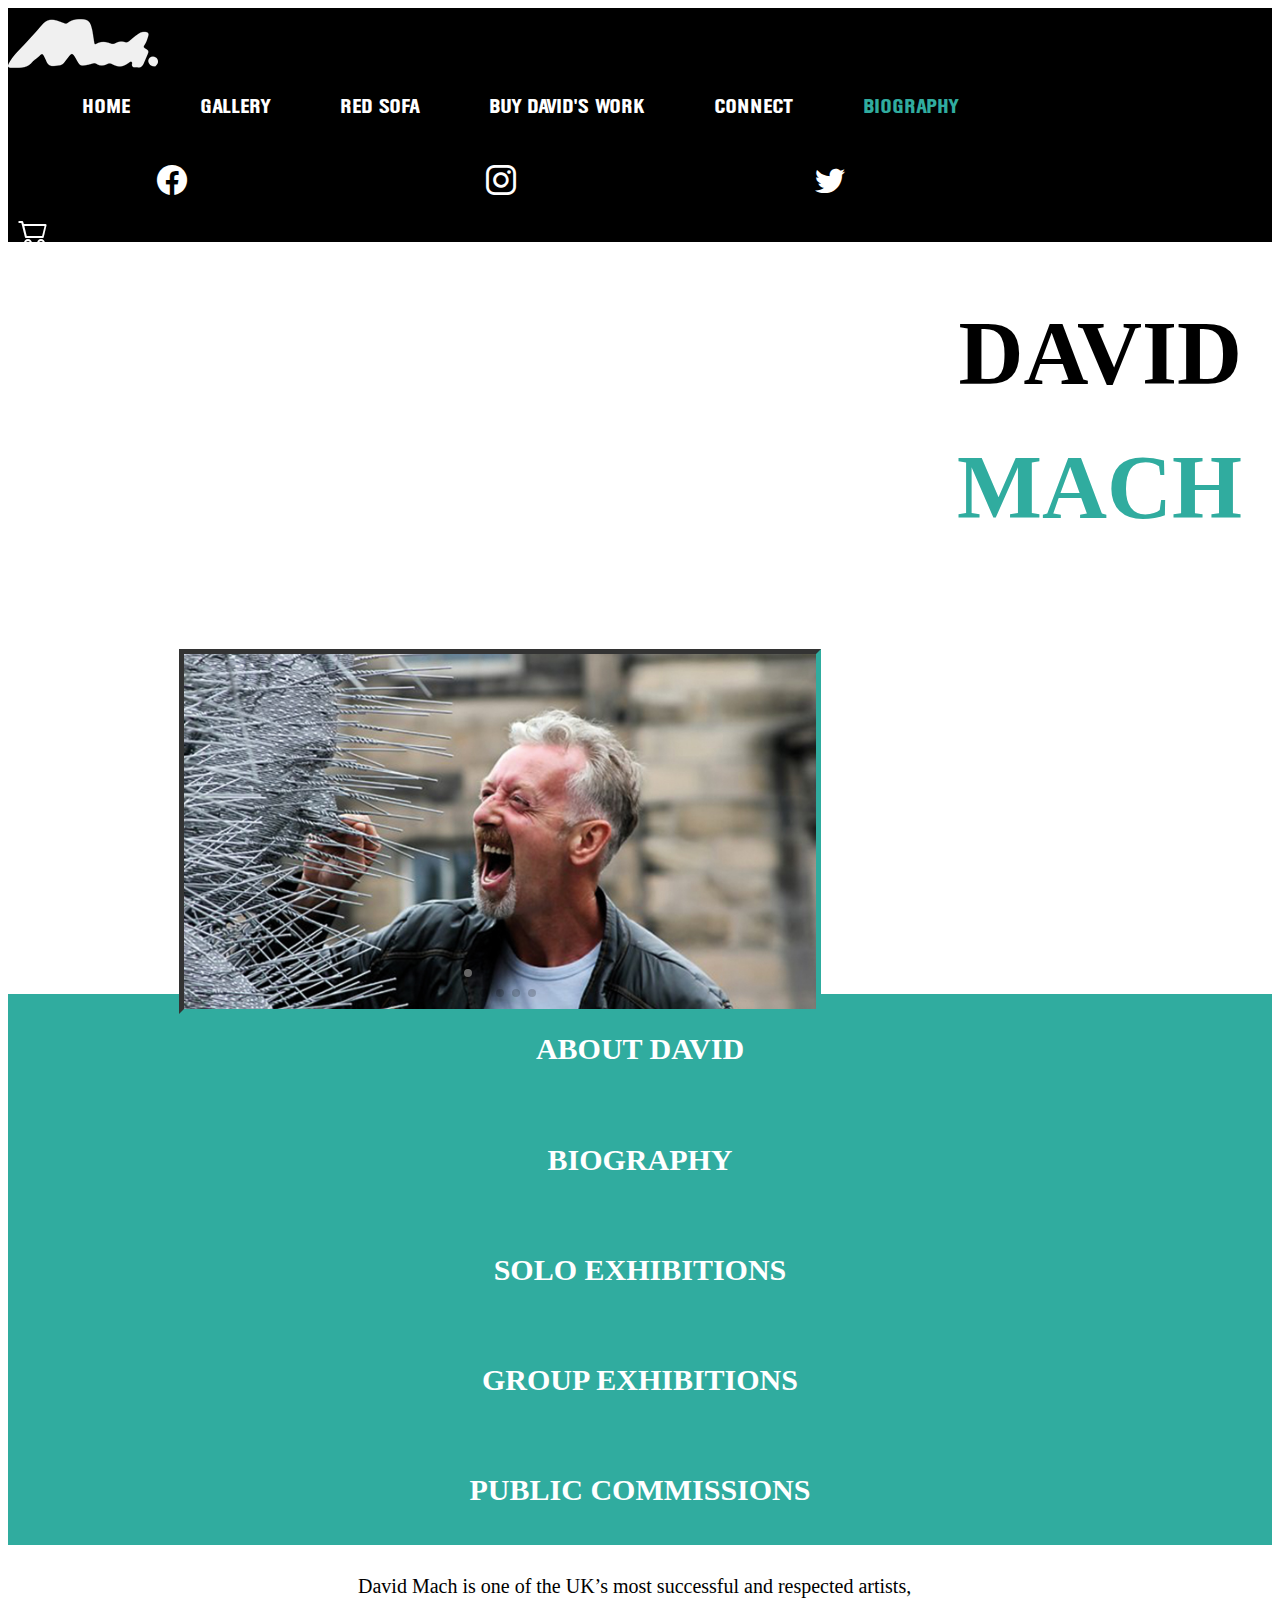
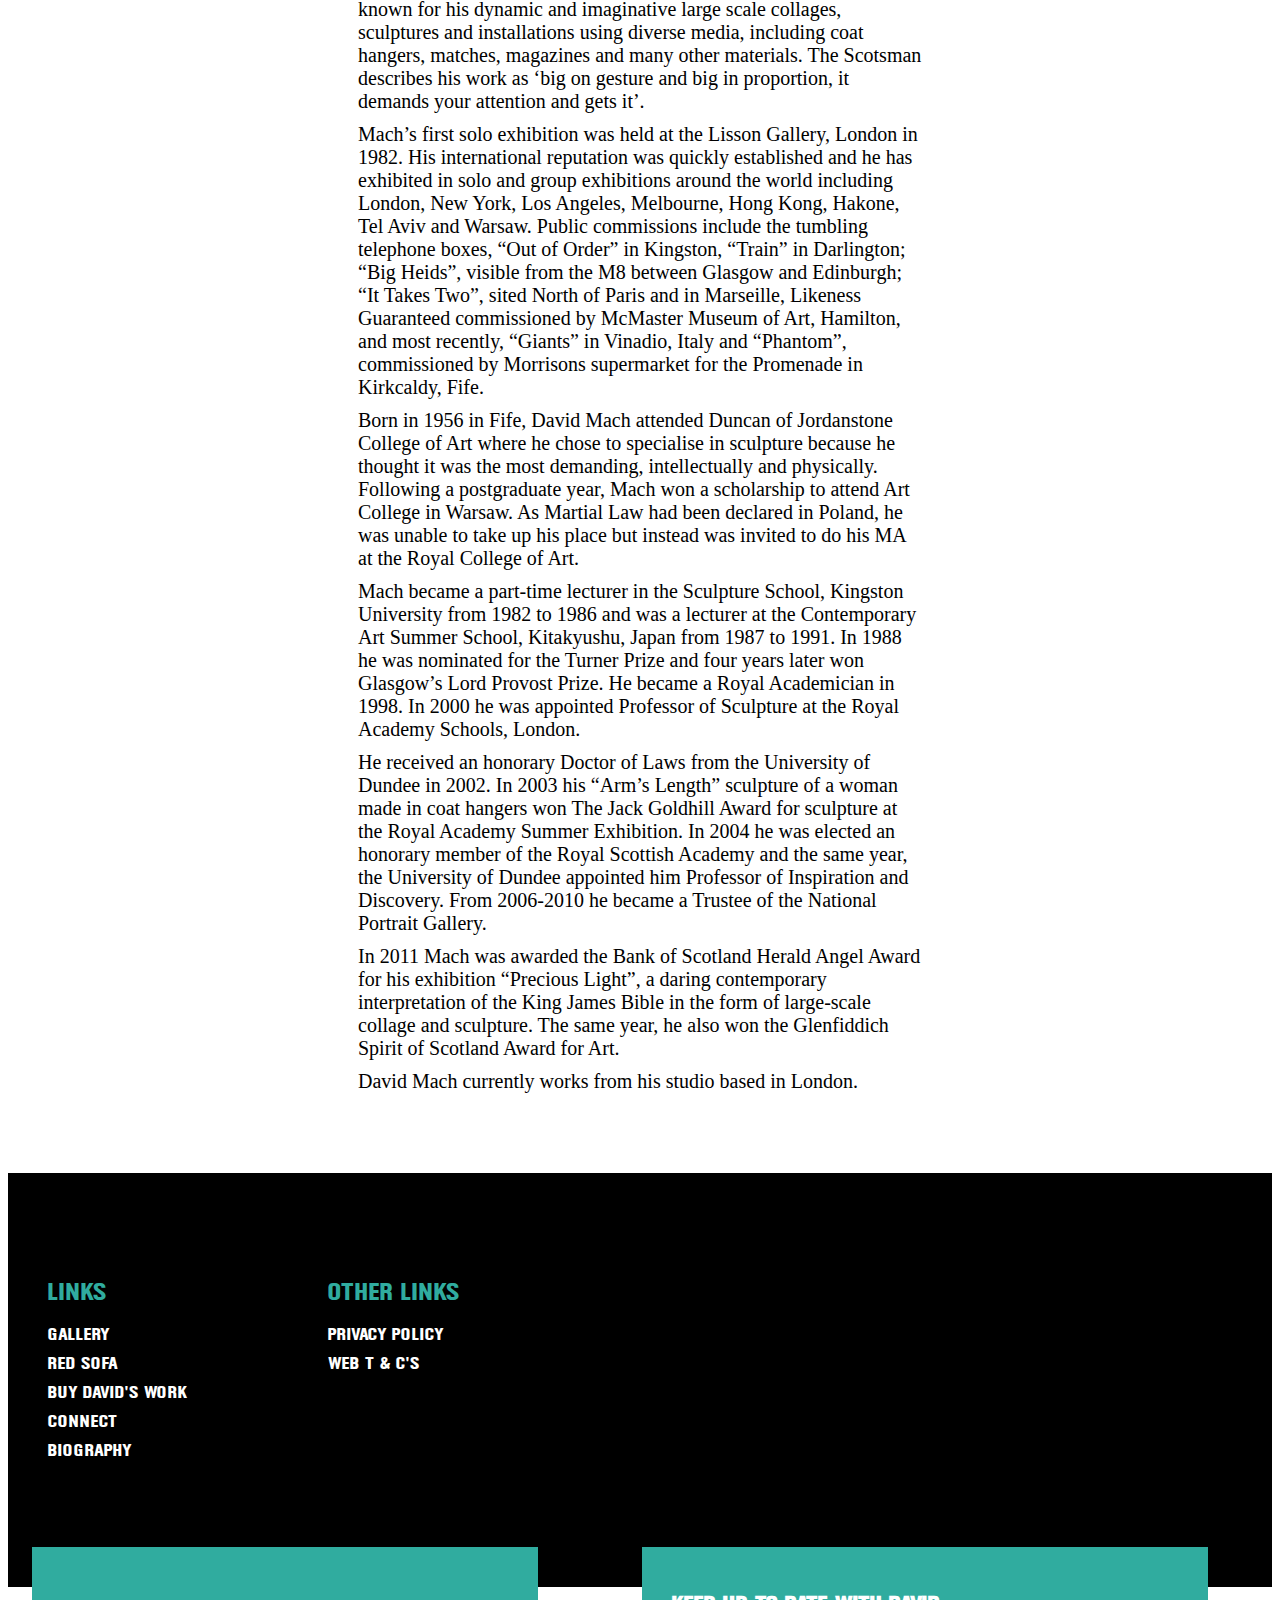
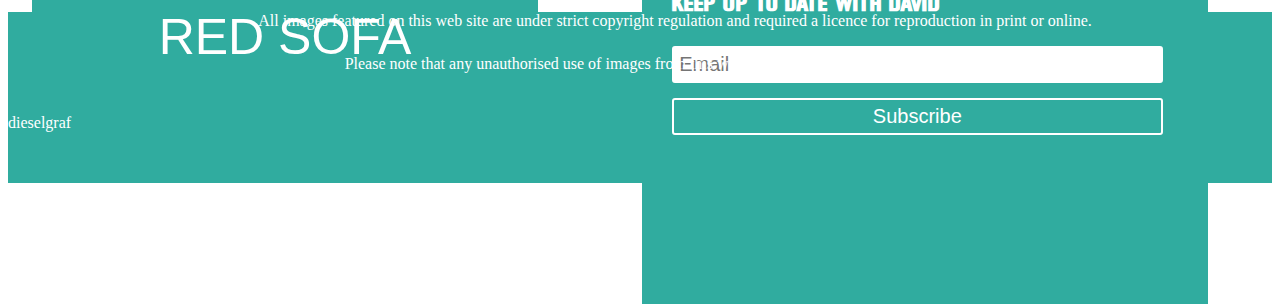
<file: bio.html>
<!DOCTYPE html>
<html lang="en">
<head>
    <meta charset="UTF-8">
    <meta http-equiv="X-UA-Compatible" content="IE=edge">
    <meta name="viewport" content="width=device-width, initial-scale=1.0">
    <link rel="stylesheet" href="bio.css">
    <link rel="website icon" href="./img/logo.png" type="png">
    <link href="https://cdn.jsdelivr.net/npm/bootstrap@5.3.0-alpha1/dist/css/bootstrap.min.css" rel="stylesheet" integrity="sha384-GLhlTQ8iRABdZLl6O3oVMWSktQOp6b7In1Zl3/Jr59b6EGGoI1aFkw7cmDA6j6gD" crossorigin="anonymous">
    <link rel="stylesheet" href="https://cdn.jsdelivr.net/npm/bootstrap-icons@1.10.3/font/bootstrap-icons.css">
    <link
      rel="stylesheet"
      href="https://cdn.jsdelivr.net/npm/swiper/swiper-bundle.min.css"
    />
    <title>Just David Revised - David Mach</title>
</head>
<body>
    <nav>
        <div class="container ">
            
            <div class="row">
                <div class="col-md-1 david">
                    <img src="./img/logo.png" alt="logo">
                </div>
                <div class="col-md-9">
                    <ul>
                        <li><a href="./home.html">HOME</a></li>
                        <li><a href="./gallery.html">GALLERY</a></li>
                        <li><a href="./redsofa.html">RED SOFA</a></li>
                        <li><a href="">BUY DAVID'S WORK</a></li>
                        <li><a href="./connect.html" >CONNECT</a></li>
                        <li><a href="./bio.html" class="active">BIOGRAPHY</a></li>
                    </ul>
                </div>
                <div class="col-md-2">
                    <div class="row">
                        <div class="col-md-9 center">
                            <i class="bi bi-facebook logos"></i>
                            <i class="bi bi-instagram logos"></i>
                            <i class="bi bi-twitter logos"></i>
                        </div>
                        <div class="col-md-3 cart">
                            <i class="bi bi-cart2 logos"></i>
                        </div>
                    </div>
                </div>
            </div>
        </div>
    </nav>
    <section class="main">
        <div class="container">
            <div class="row">
                <div class="col-md-6">
                    <h1>DAVID</h1>
                    <H1>MACH</H1>
                </div>
                <div class="col-md-6">
                    <div class="swiper mySwiper">
                        <div class="swiper-wrapper">
                          <div class="swiper-slide">
                            <img src="./img/about-david-1-1.jpg" alt="">
                          </div>
                          <div class="swiper-slide">
                            <img src="./img/Dark-Matter-In-the-making-Feb-2016.jpg" alt="">
                          </div>
                          <div class="swiper-slide">
                            <img src="./img/David-Mach-with-coat-hanger-sculpture.jpg" alt="">
                          </div>
                          <div class="swiper-slide">
                            <img src="./img/David-Mach-Merton-Farm-Storage-2014.jpg" alt="">
                          </div>
                          <div class="swiper-slide">
                            <img src="./img/Polaris-and-David-2008.jpg" alt="">
                          </div>
                        </div>
                        <div class="swiper-button-next"></div>
                        <div class="swiper-button-prev"></div>
                        <div class="swiper-pagination"></div>
                      </div>
                  
                </div>
            </div>
        </div>
    </section>
    <section class="second">
        <div class="container-fluid">
            <div class="row">
                <a href="#about"><h1>ABOUT DAVID</h1></a>
            </div>
            <div class="row">
                <a href=""><h1>BIOGRAPHY</h1></a>
            </div>
            <div class="row">
                <a href=""><h1>SOLO EXHIBITIONS</h1></a>
            </div>
            <div class="row">
                <a href=""><H1>GROUP EXHIBITIONS</H1></a>
            </div>
            <div class="row">
                <a href=""><H1>PUBLIC COMMISSIONS</H1></a>
            </div>
        </div>
    </section>
    <section id="about">
        <div class="container">
            <p>David Mach is one of the UK’s most successful and respected artists, known for his dynamic and imaginative large scale collages, sculptures and installations using diverse media, including coat hangers, matches, magazines and many other materials. The Scotsman describes his work as ‘big on gesture and big in proportion, it demands your attention and gets it’.</p>
            <p>Mach’s first solo exhibition was held at the Lisson Gallery, London in 1982. His international reputation was quickly established and he has exhibited in solo and group exhibitions around the world including London, New York, Los Angeles, Melbourne, Hong Kong, Hakone, Tel Aviv and Warsaw. Public commissions include the tumbling telephone boxes, “Out of Order” in Kingston, “Train” in Darlington; “Big Heids”, visible from the M8 between Glasgow and Edinburgh; “It Takes Two”, sited North of Paris and in Marseille, Likeness Guaranteed commissioned by McMaster Museum of Art, Hamilton, and most recently, “Giants” in Vinadio, Italy and “Phantom”, commissioned by Morrisons supermarket for the Promenade in Kirkcaldy, Fife.</p>
            <p>Born in 1956 in Fife, David Mach attended Duncan of Jordanstone College of Art where he chose to specialise in sculpture because he thought it was the most demanding, intellectually and physically. Following a postgraduate year, Mach won a scholarship to attend Art College in Warsaw. As Martial Law had been declared in Poland, he was unable to take up his place but instead was invited to do his MA at the Royal College of Art.</p>
            <p>Mach became a part-time lecturer in the Sculpture School, Kingston University from 1982 to 1986 and was a lecturer at the Contemporary Art Summer School, Kitakyushu, Japan from 1987 to 1991. In 1988 he was nominated for the Turner Prize and four years later won Glasgow’s Lord Provost Prize. He became a Royal Academician in 1998. In 2000 he was appointed Professor of Sculpture at the Royal Academy Schools, London.</p>
            <p>He received an honorary Doctor of Laws from the University of Dundee in 2002. In 2003 his “Arm’s Length” sculpture of a woman made in coat hangers won The Jack Goldhill Award for sculpture at the Royal Academy Summer Exhibition. In 2004 he was elected an honorary member of the Royal Scottish Academy and the same year, the University of Dundee appointed him Professor of Inspiration and Discovery. From 2006-2010 he became a Trustee of the National Portrait Gallery.</p>
            <p>In 2011 Mach was awarded the Bank of Scotland Herald Angel Award for his exhibition “Precious Light”, a daring contemporary interpretation of the King James Bible in the form of large-scale collage and sculpture. The same year, he also won the Glenfiddich Spirit of Scotland Award for Art.</p>
            <p>David Mach currently works from his studio based in London.</p>
        </div>
    </section>
    <footer>
        <div class="footer-top">
            <div class="container">
                <div class="row">
                    <div class="col-md-6">
                        <ul>
                            <h3>LINKS</h3>
                            <li><a href="./gallery.html">GALLERY</a></li>
                            <li><a href="./redsofa.html">RED SOFA</a></li>
                            <li><a href="">BUY DAVID'S WORK</a></li>
                            <li><a href="./connect.html">CONNECT</a></li>
                            <li><a href="./bio.html">BIOGRAPHY</a></li>
                        </ul>
                        <ul>
                            <h3>OTHER LINKS</h3>
                            <li><a href="">PRIVACY POLICY</a></li>
                            <li><a href="">WEB T & C'S</a></li>
                        </ul>
                    </div>
                    <div class="col-md-6 mailing">
                        <input type="submit" value="RED SOFA" src="./redsofa.html">
                        <div class="subscribe">
                            <h3>KEEP UP TO DATE WITH DAVID</h3>
                            <input type="text" placeholder="Email">
                            <input type="submit" class="butt" value="Subscribe">
                        </div>
                    </div>
                </div>
            </div>
        </div>
        <div class="footer-bot">
            <div class="container">
                <div class="row">
                    <div class="col-md-11">
                        <p>All images featured on this web site are under strict copyright regulation and required a licence for reproduction in print or online.</p>
                        <p>Please note that any unauthorised use of images from this website is in breach of copyright regulations.</p>
                    </div>
                    <div class="col-md-1">
                        <a href="https://dieselgraf.com/" target="_blank">dieselgraf</a>
                    </div>
                </div>
            </div>
        </div>
    </footer>
    <!-- bootstrap javascript -->
    <script src="https://cdn.jsdelivr.net/npm/bootstrap@5.3.0-alpha1/dist/js/bootstrap.bundle.min.js" integrity="sha384-w76AqPfDkMBDXo30jS1Sgez6pr3x5MlQ1ZAGC+nuZB+EYdgRZgiwxhTBTkF7CXvN" crossorigin="anonymous"></script>

    <!-- Swiper JS -->
    <script src="https://cdn.jsdelivr.net/npm/swiper/swiper-bundle.min.js"></script>

    <!-- Initialize Swiper -->
    <script>
      var swiper = new Swiper(".mySwiper", {
        cssMode: true,
        navigation: {
          nextEl: ".swiper-button-next",
          prevEl: ".swiper-button-prev",
        },
        pagination: {
          el: ".swiper-pagination",
        },
        mousewheel: true,
        keyboard: true,
        loop: true,
        autoplay: {
            delay: 2500,
            disableoninteraction: false,
        }
      });
    </script>
    </body>
</file>
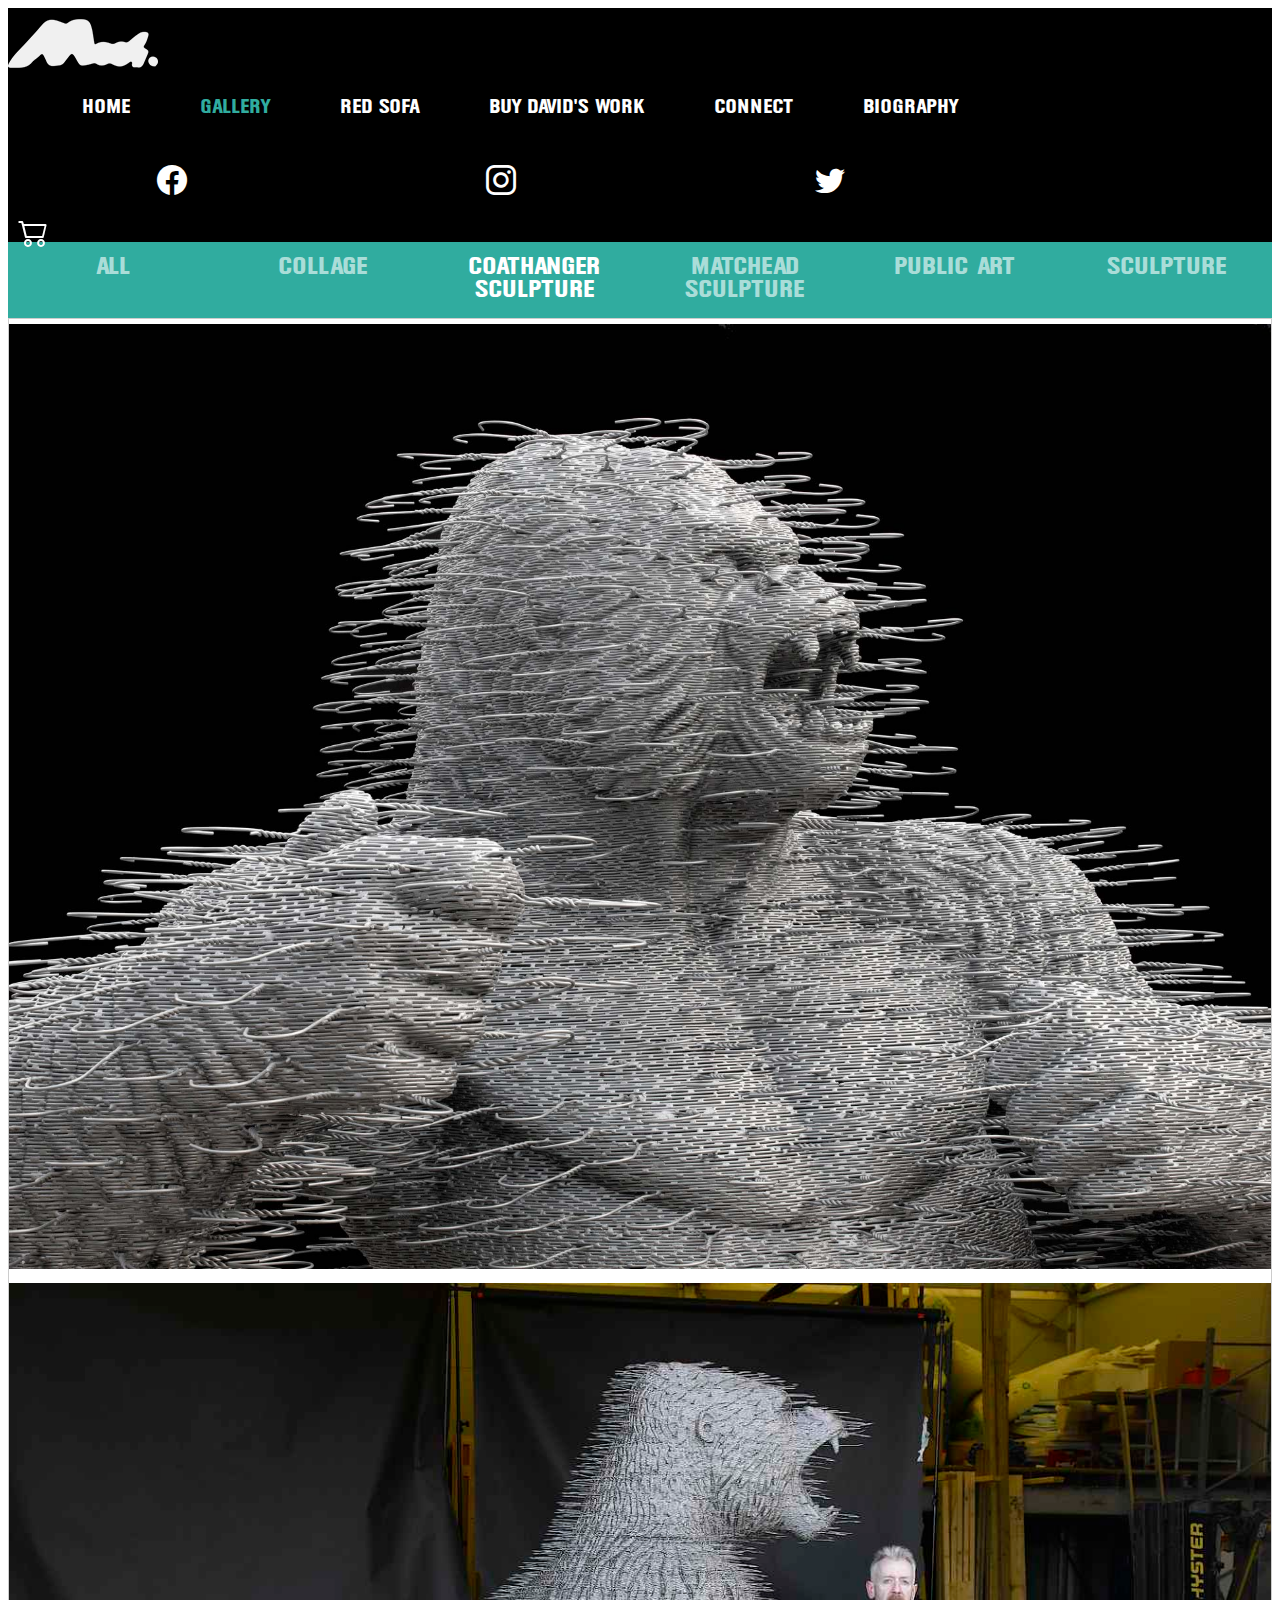
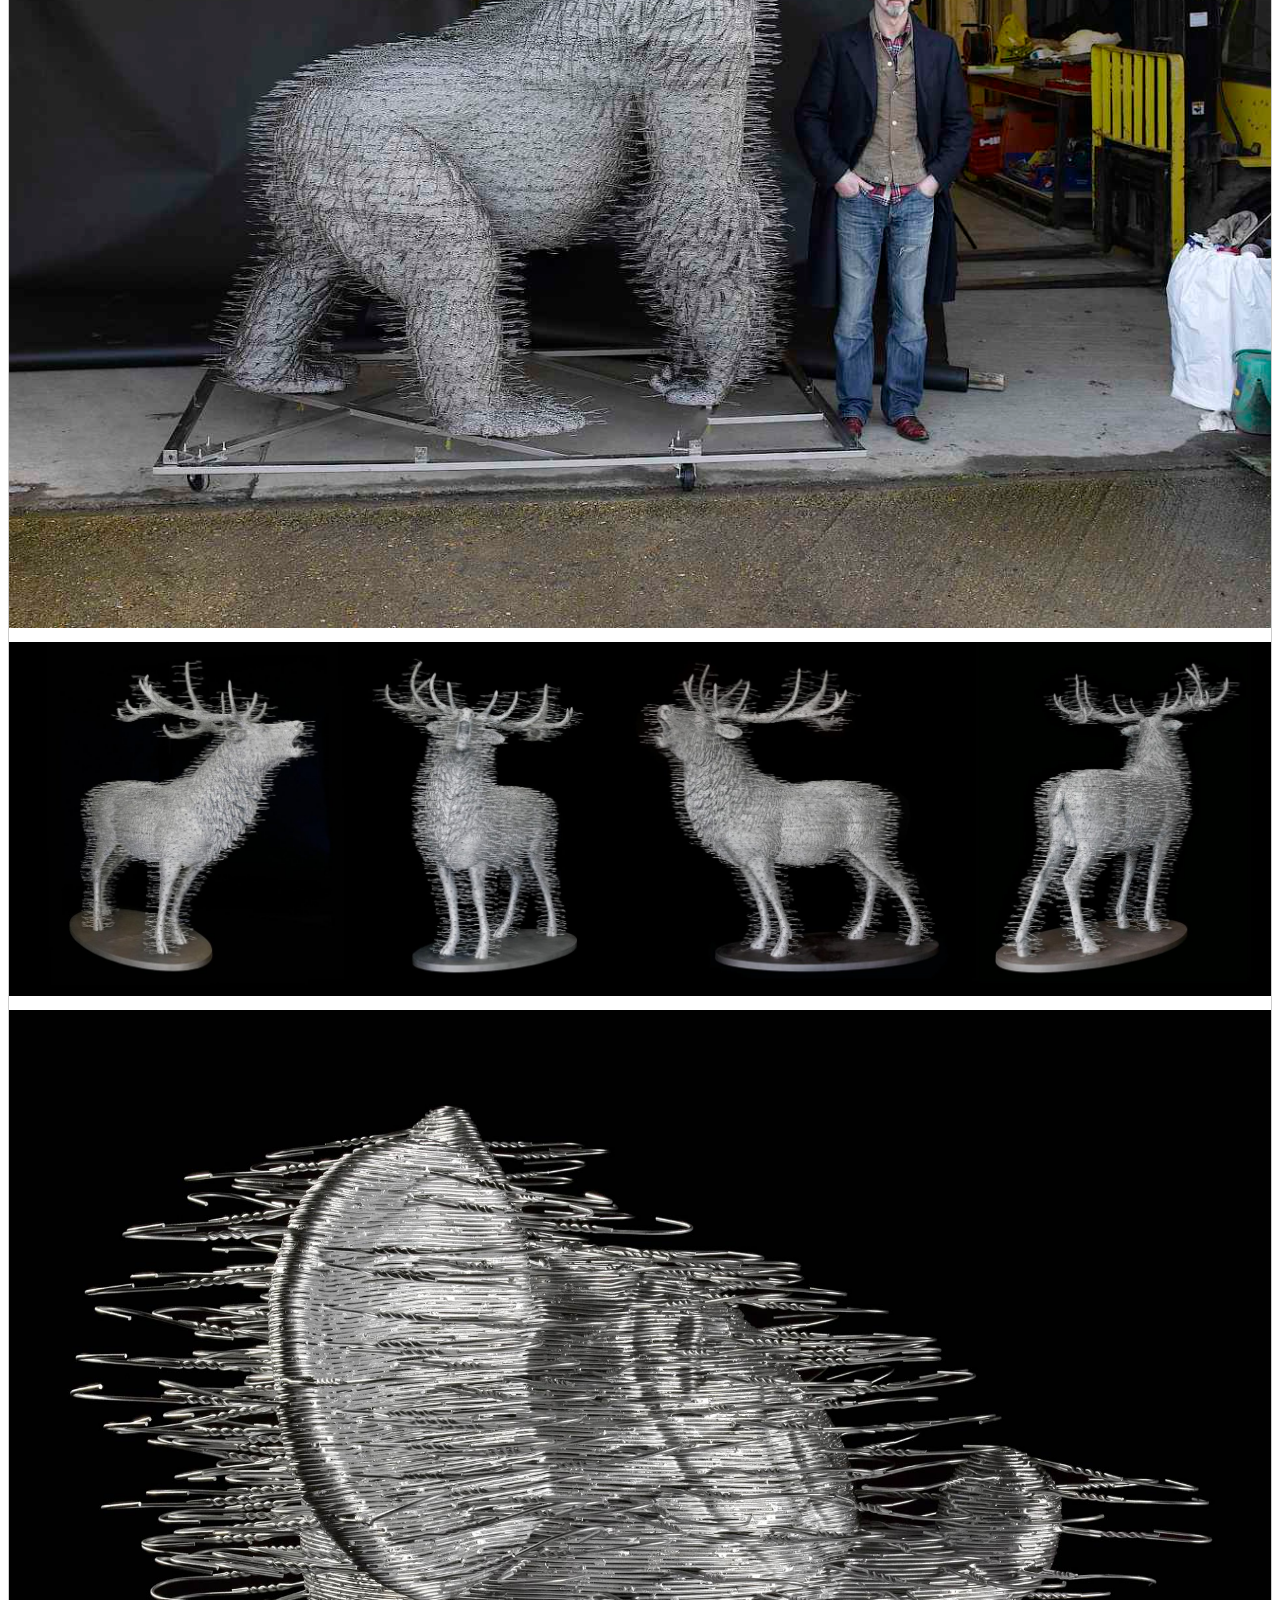
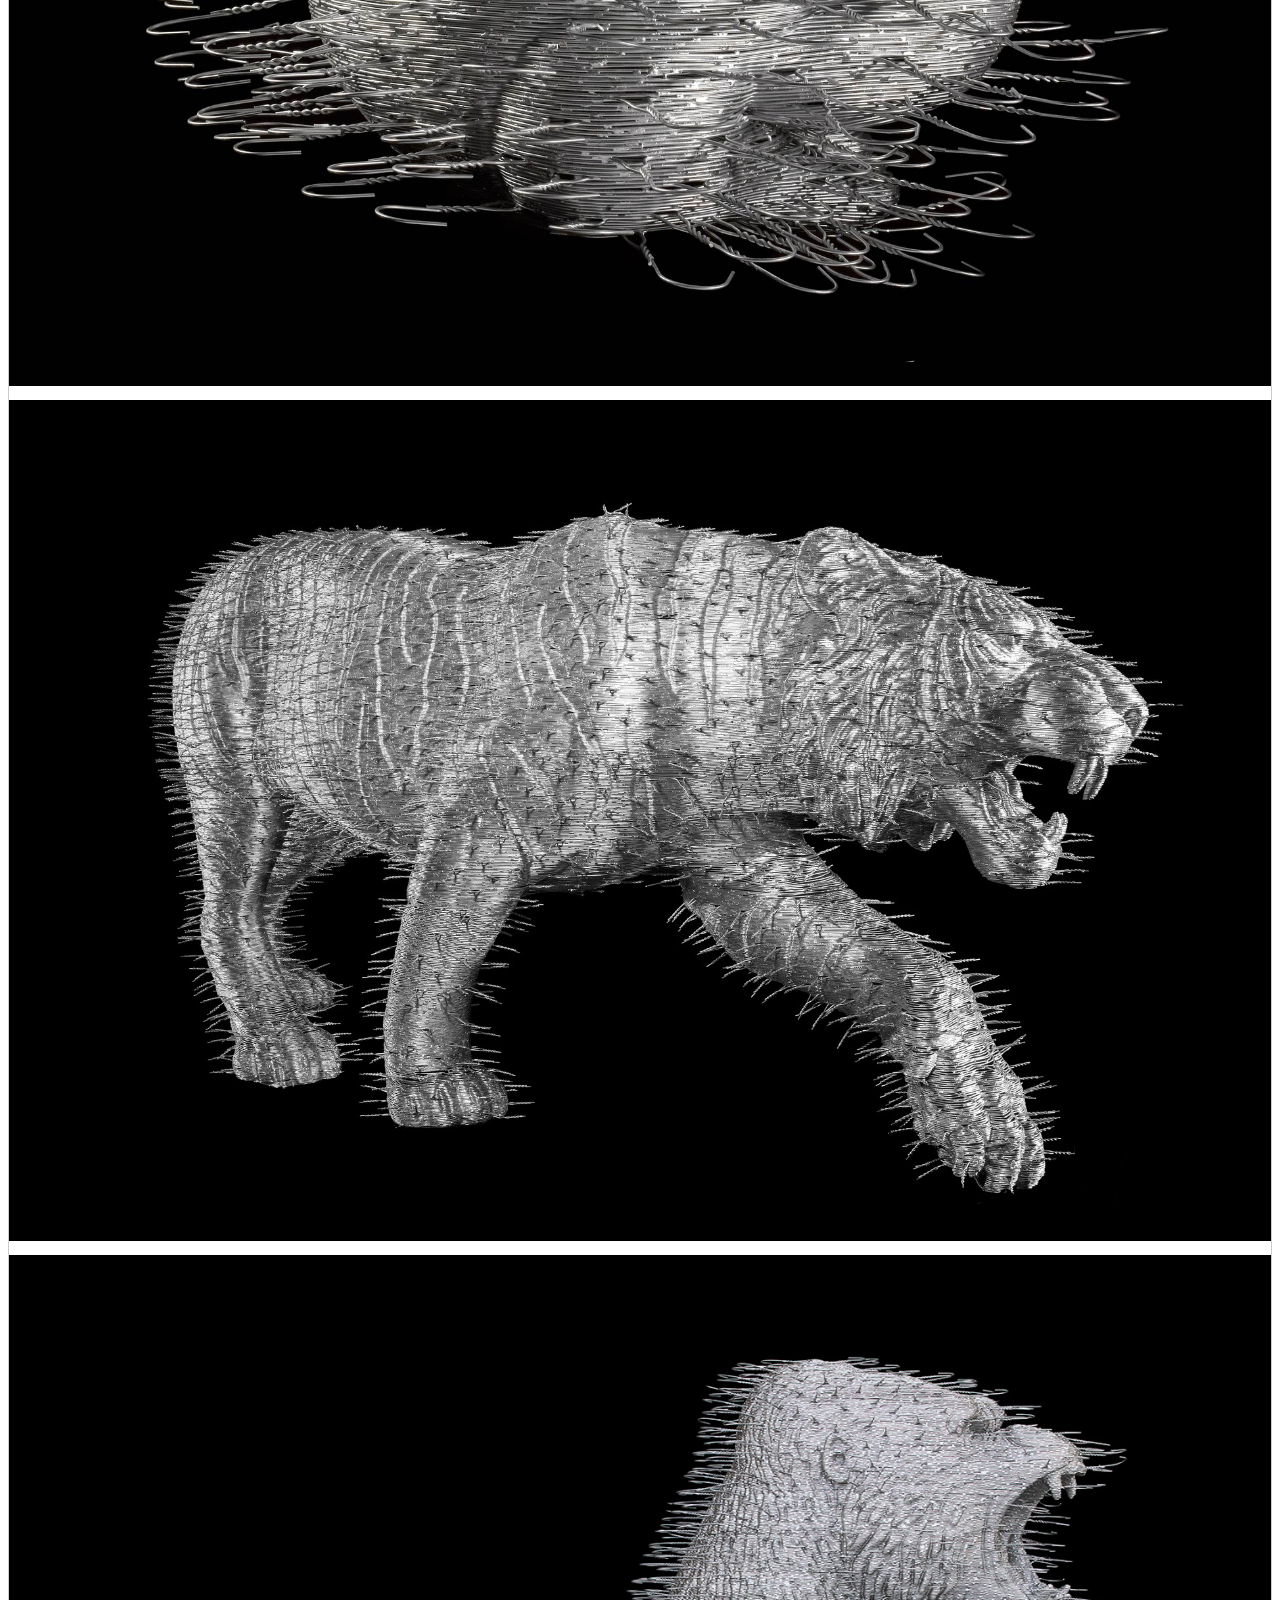
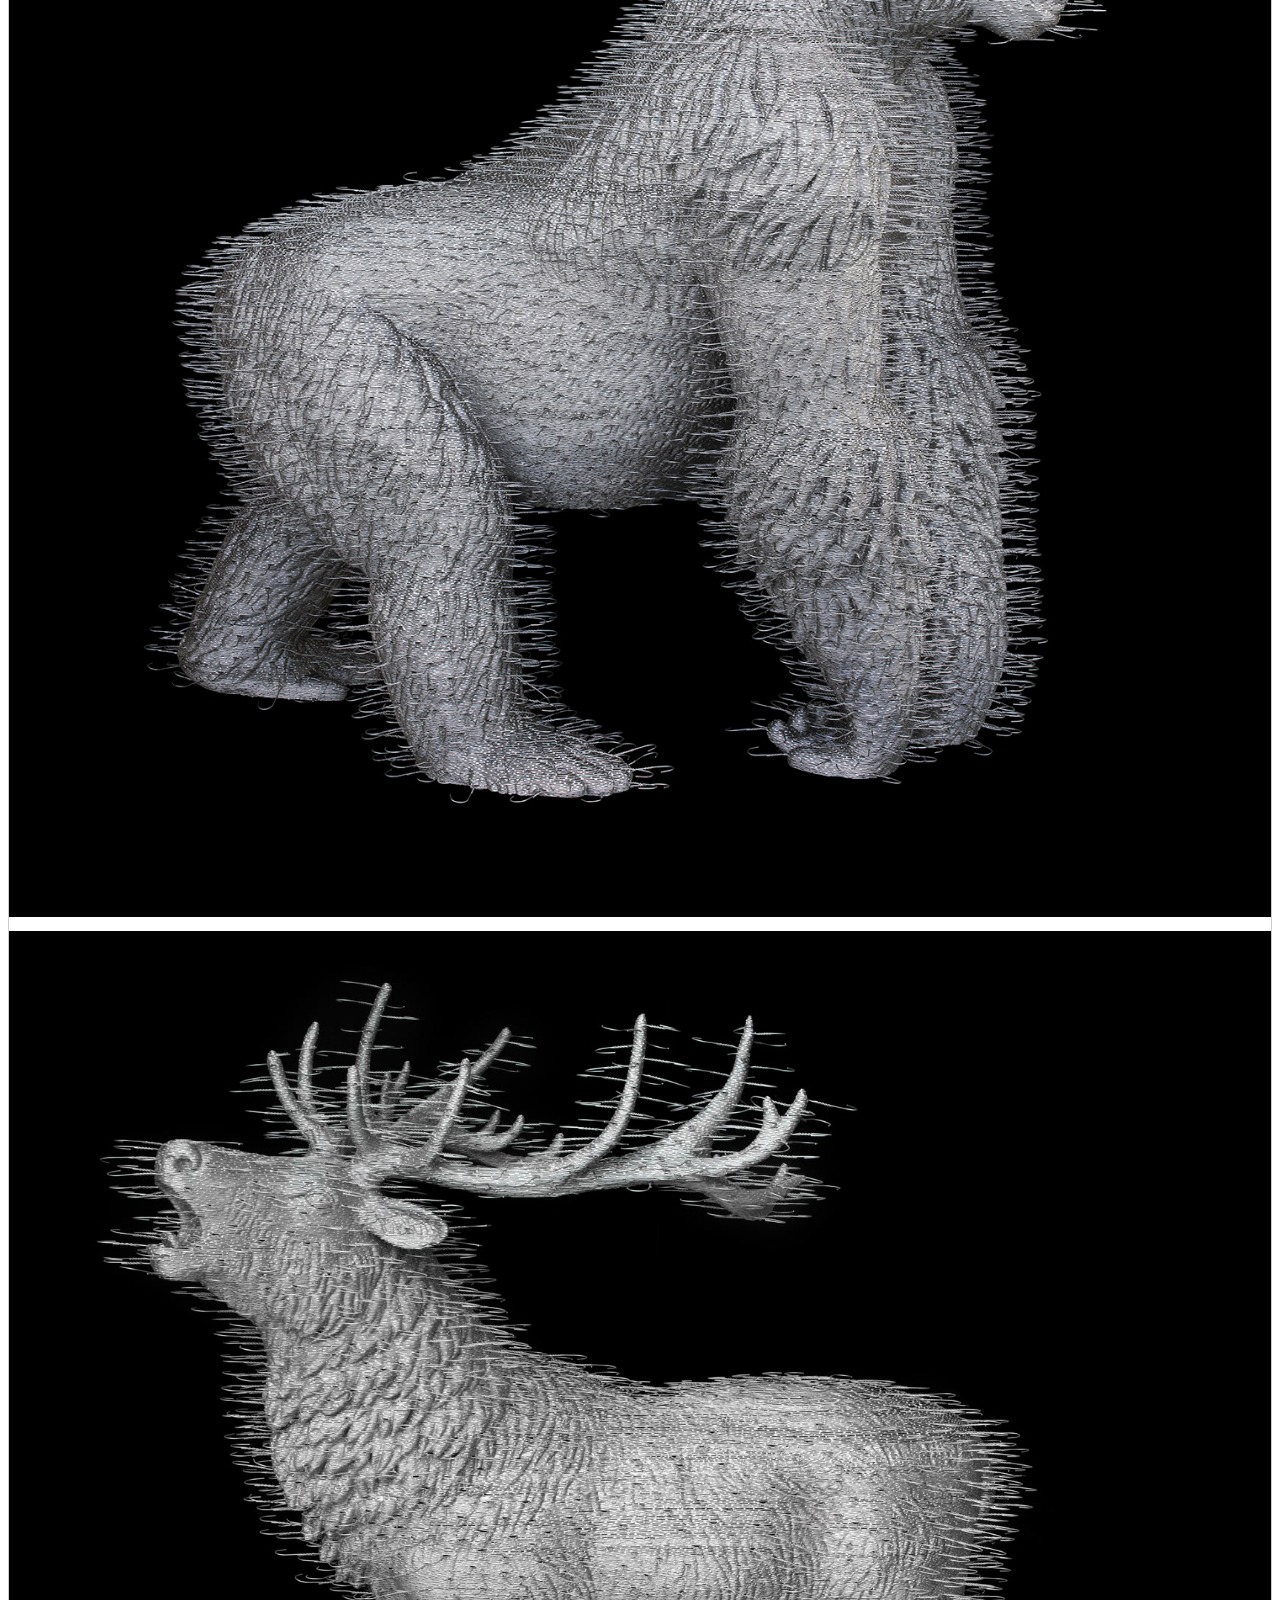
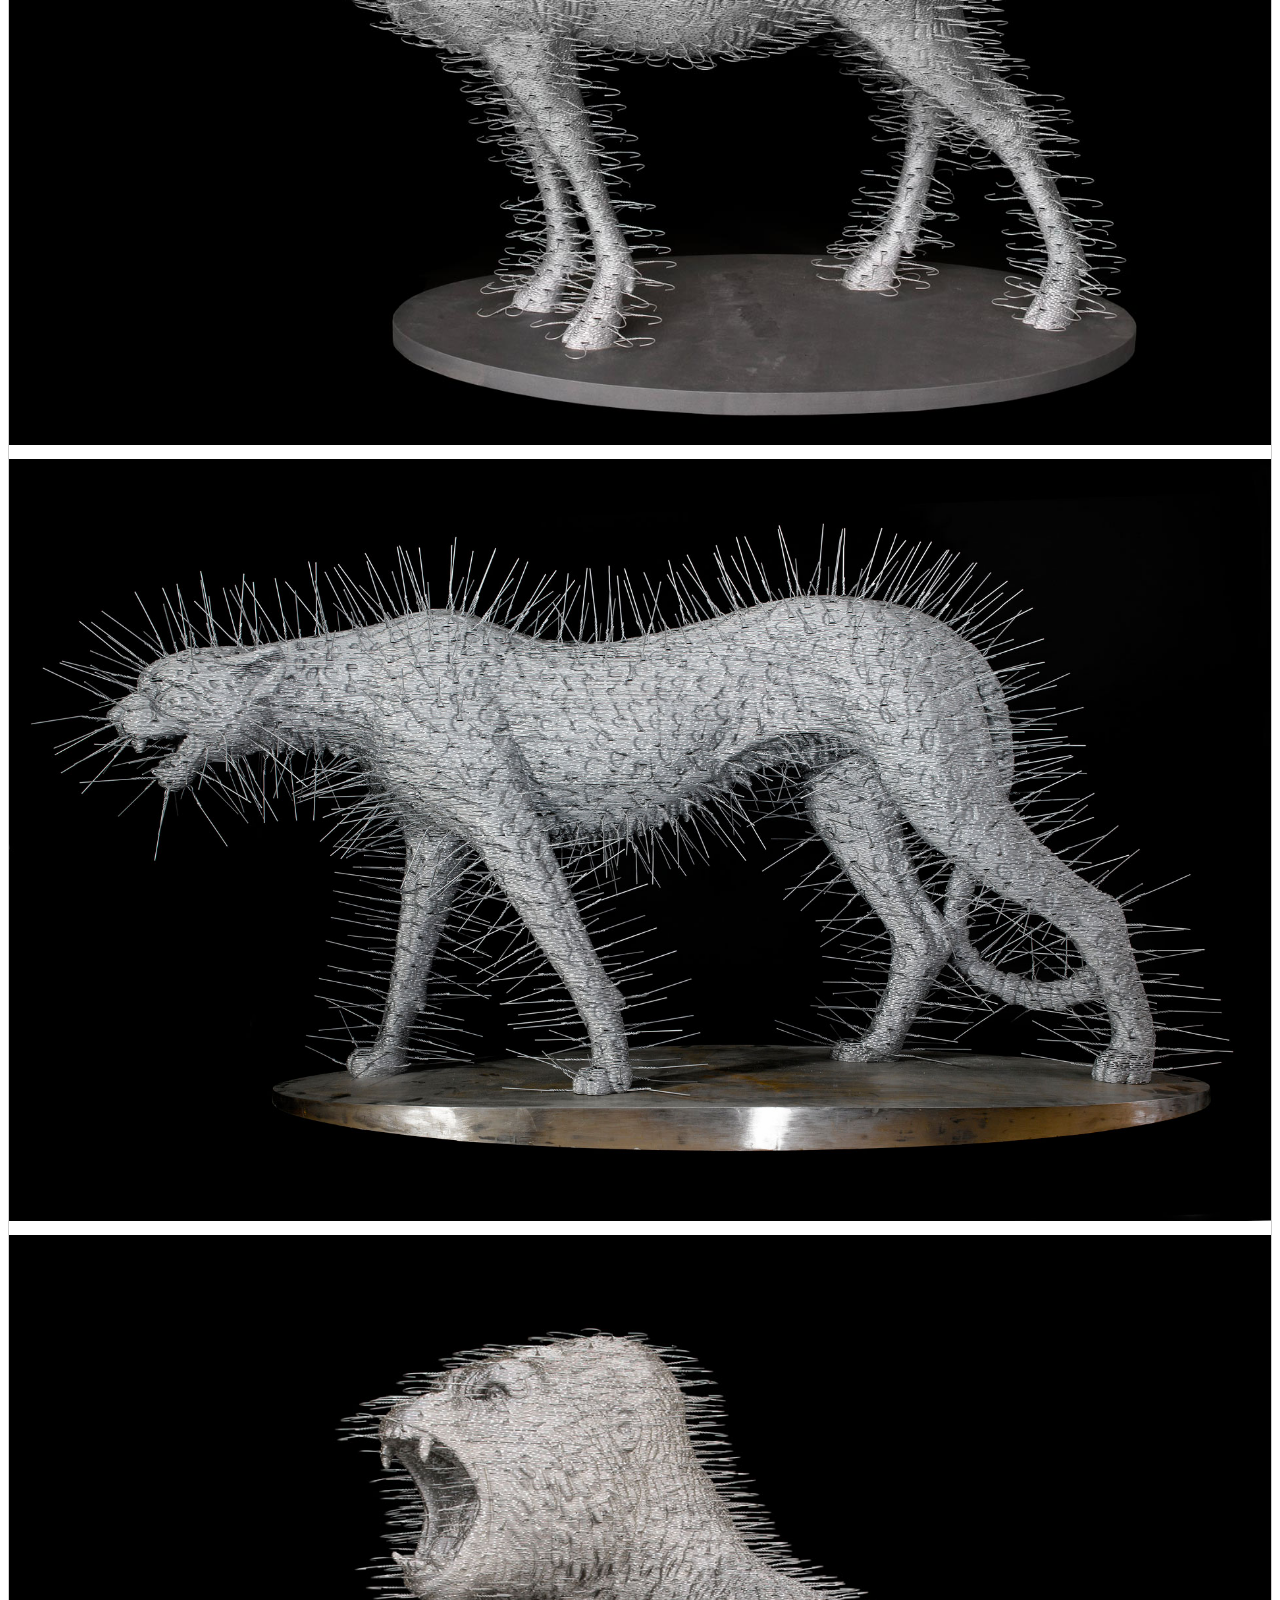
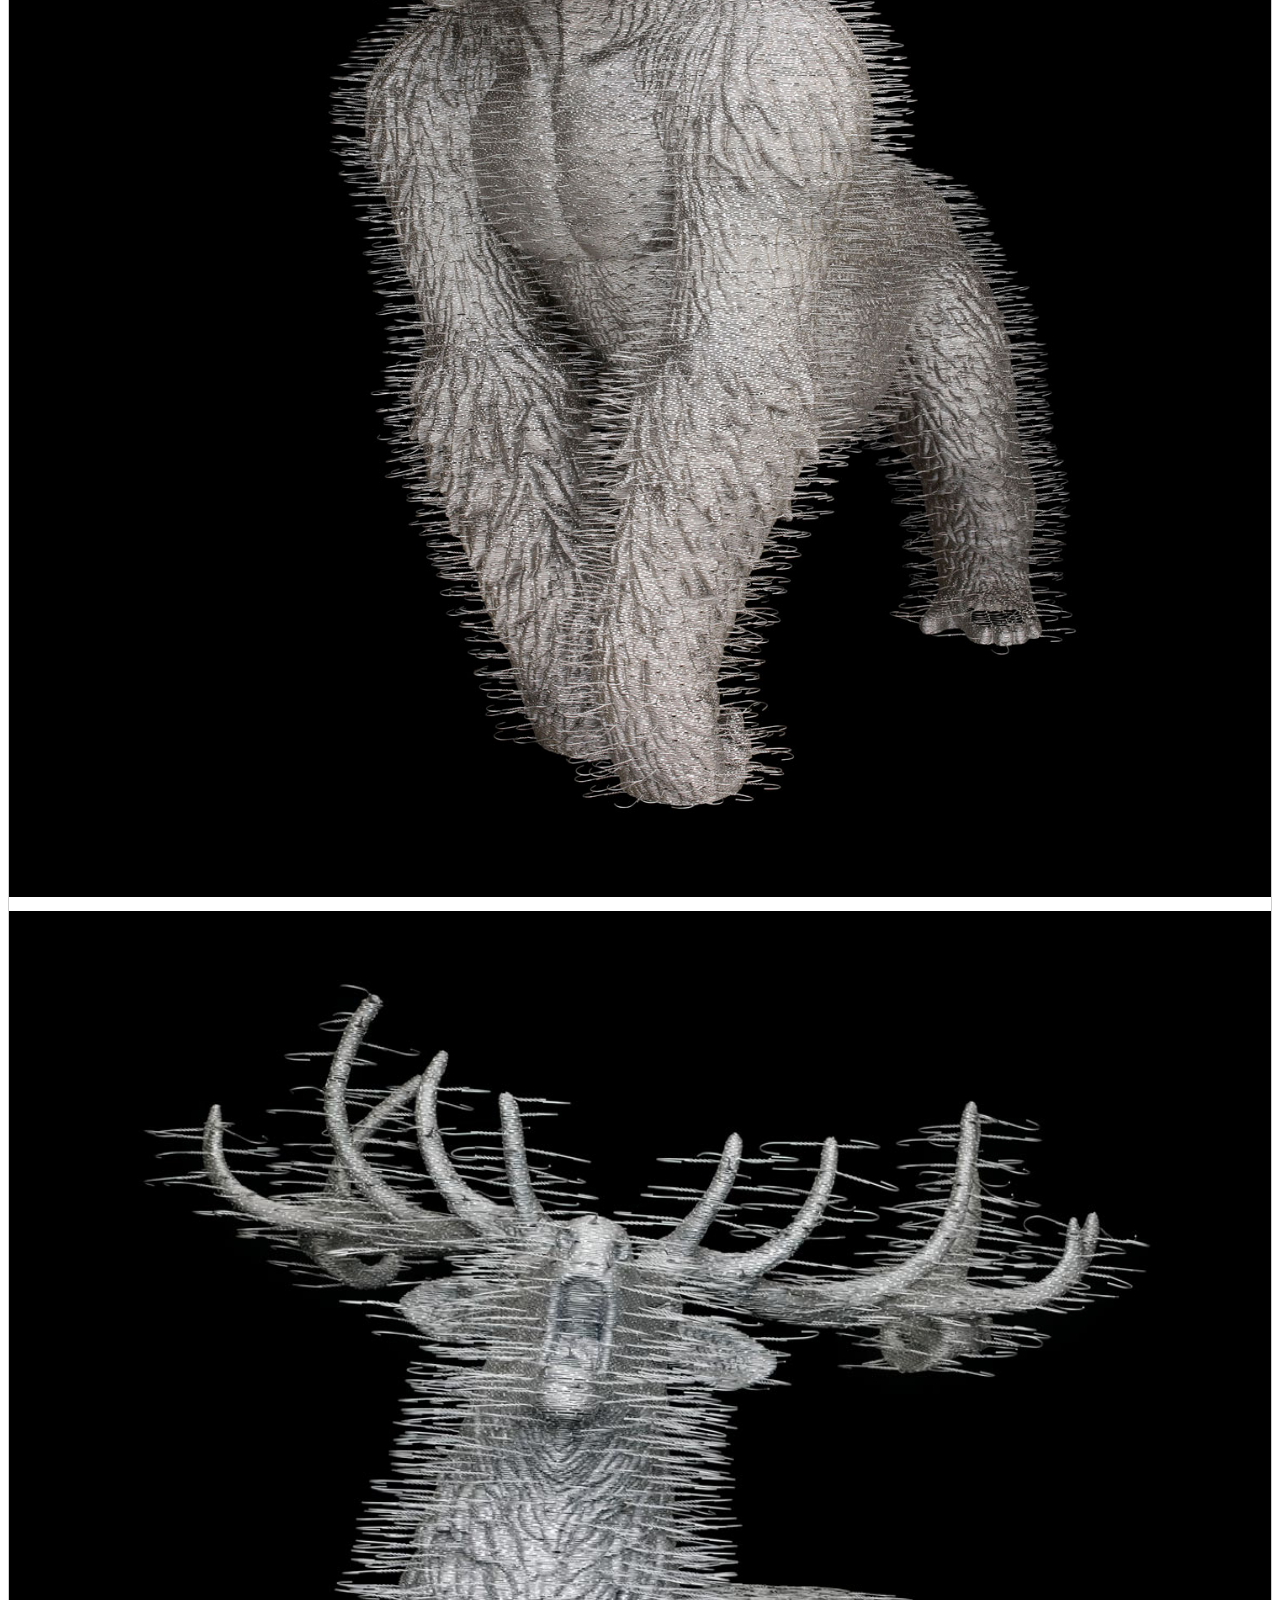
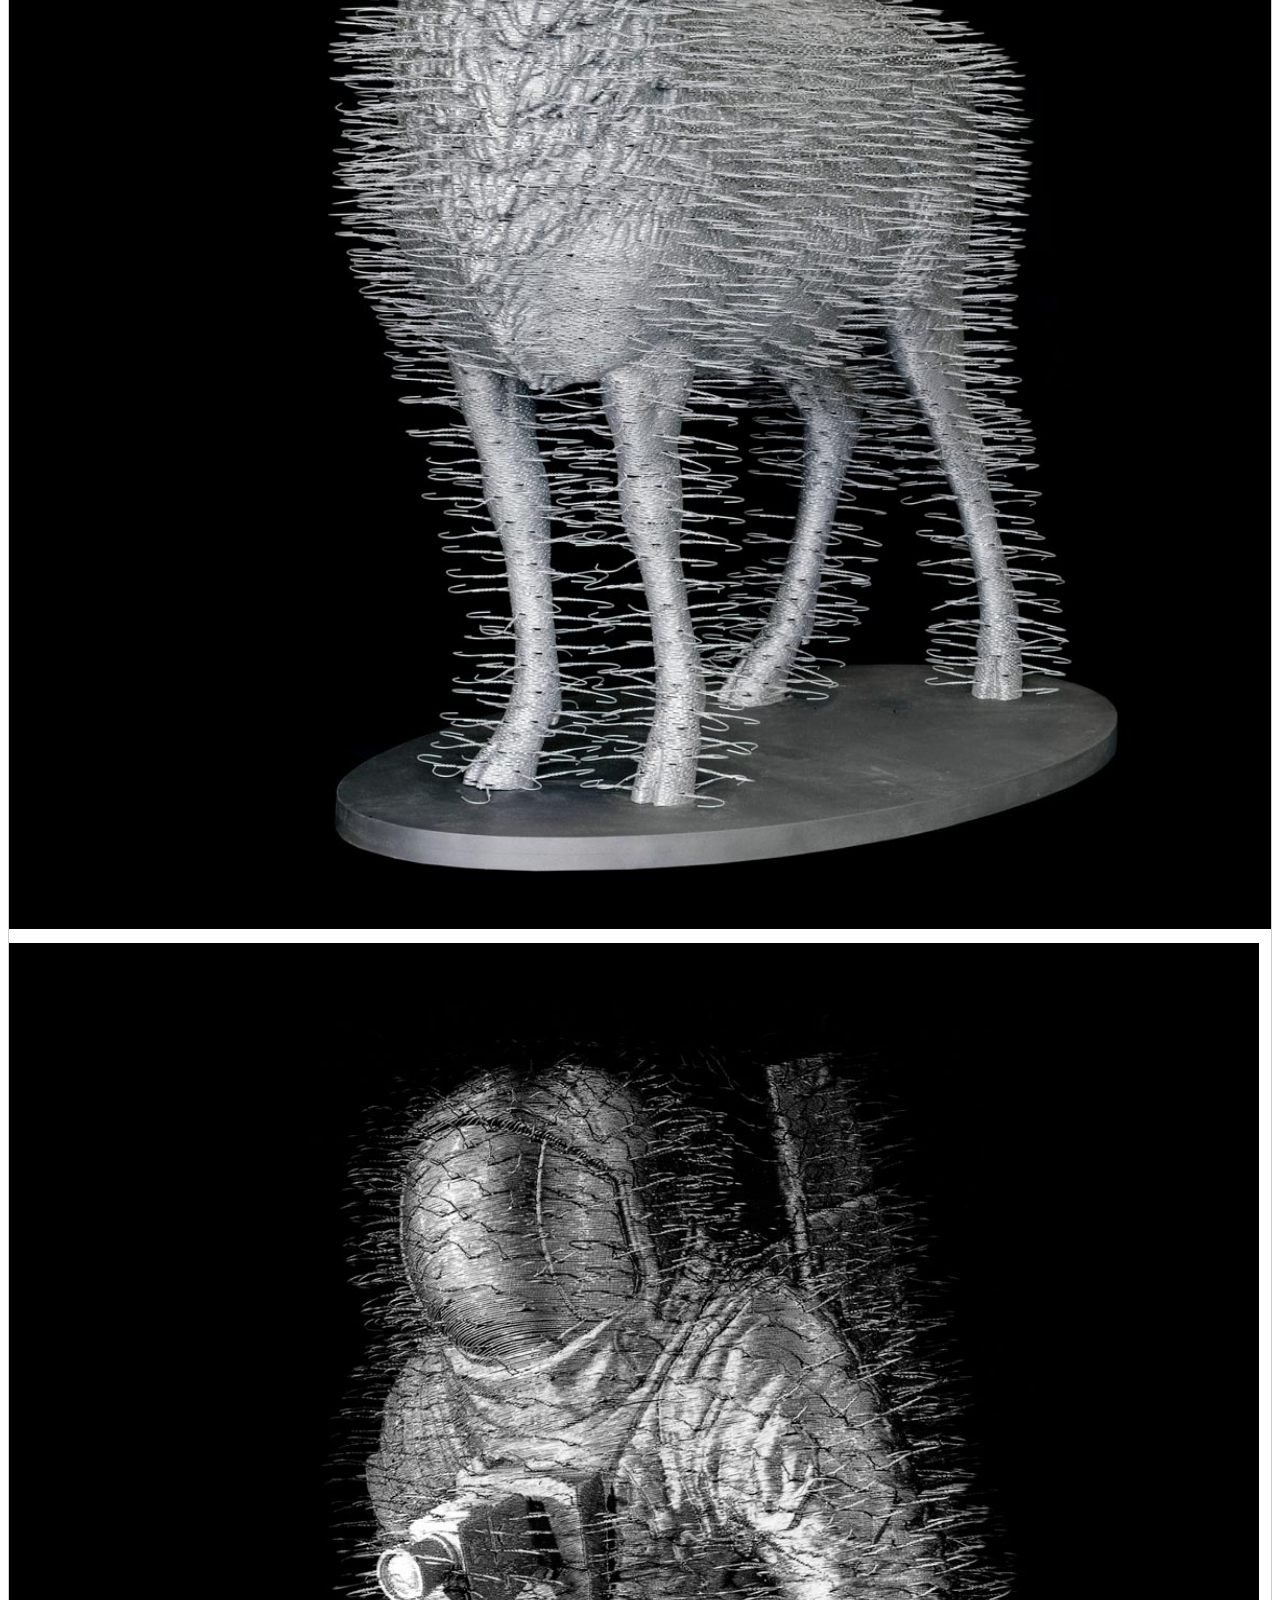
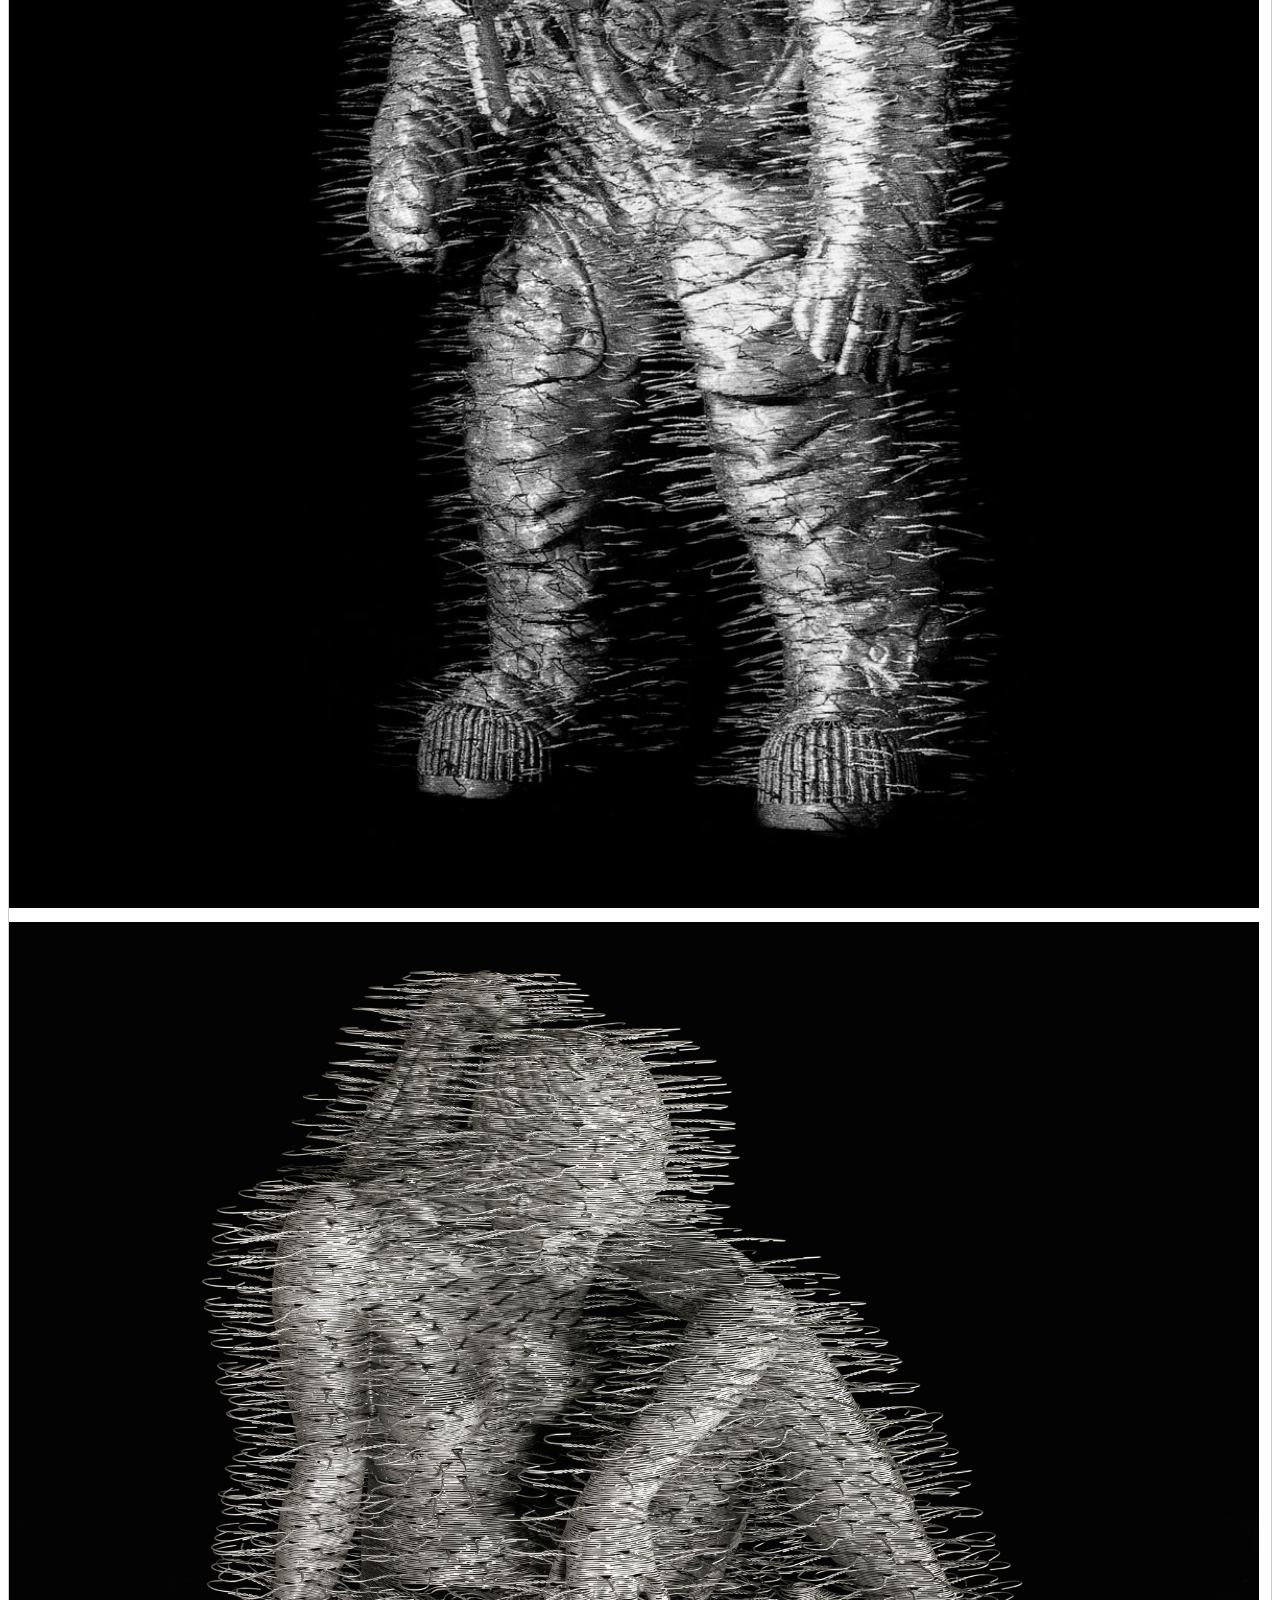
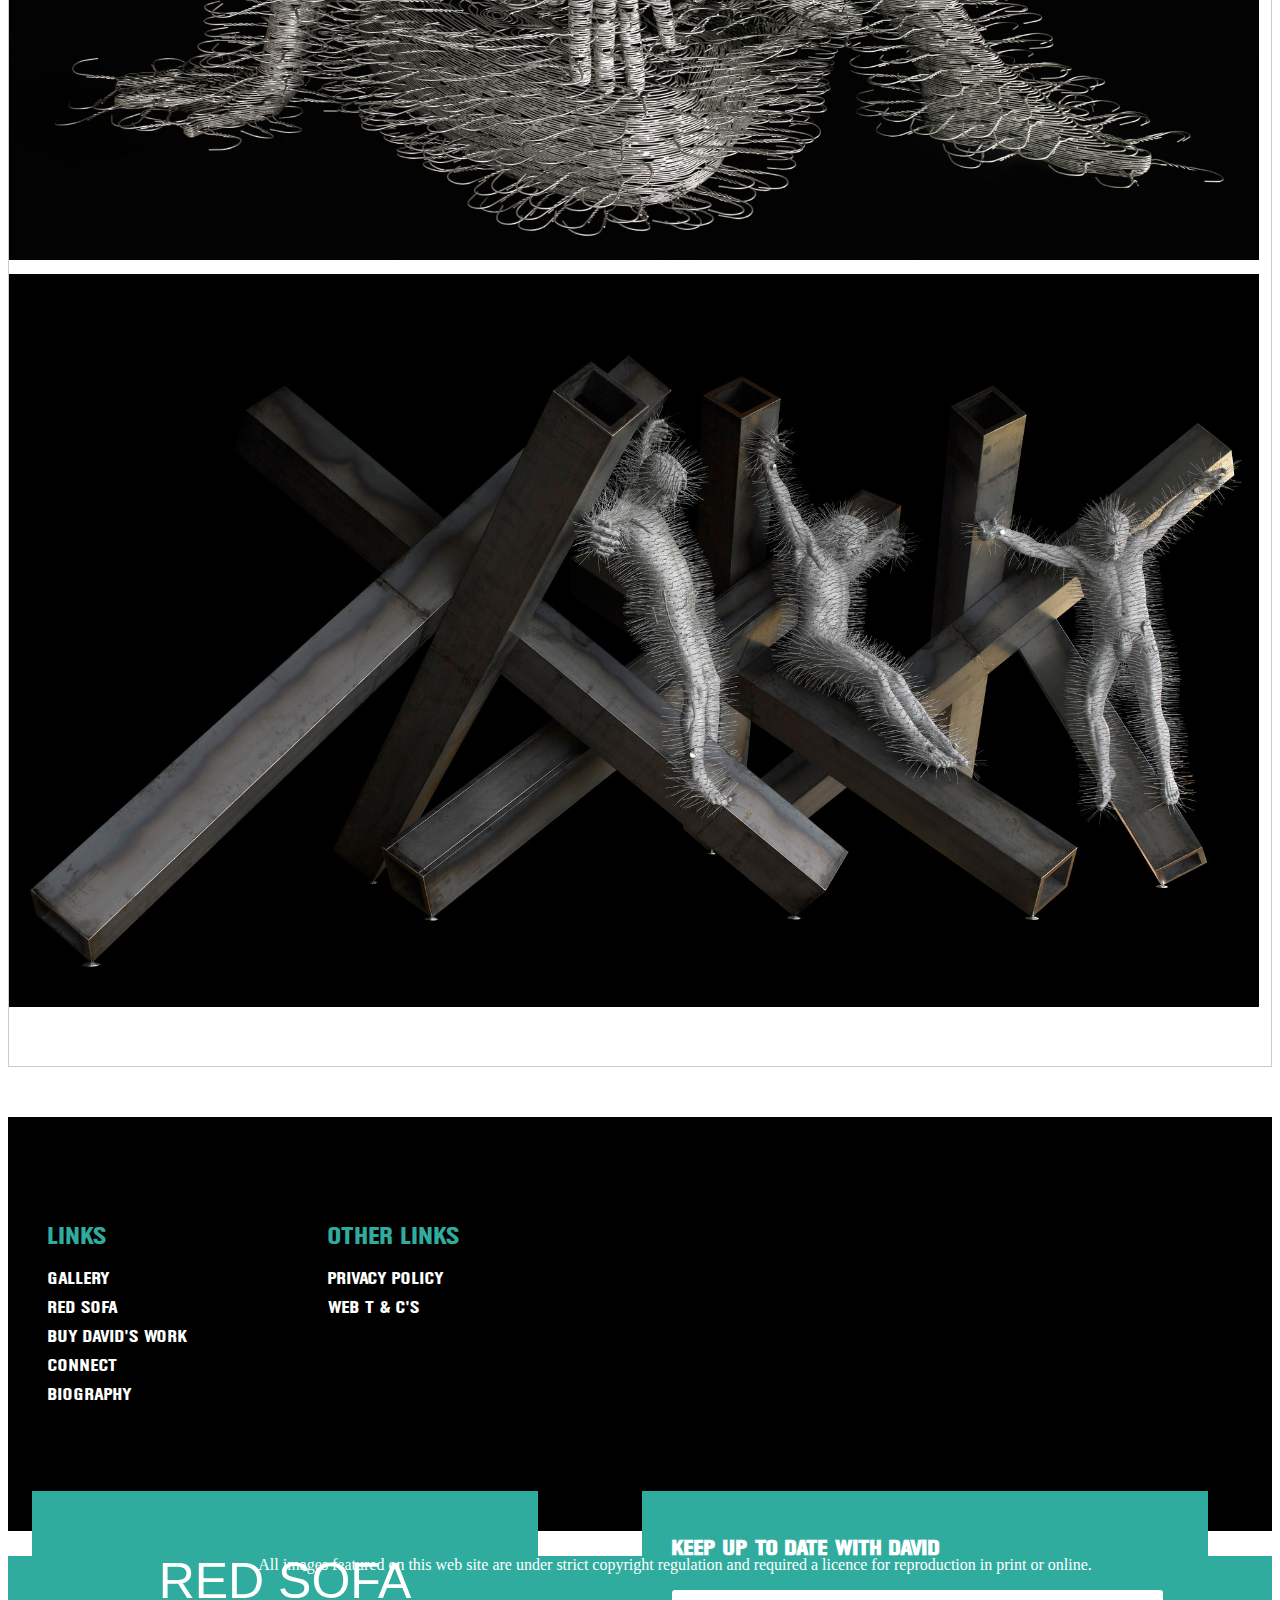
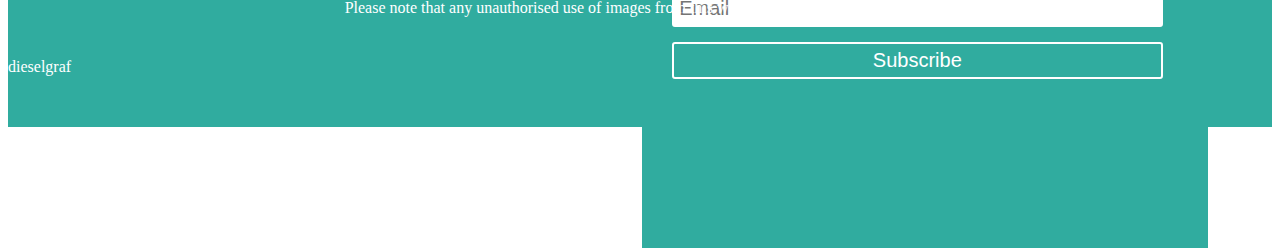
<file: coathanger.html>
<!DOCTYPE html>
<html lang="en">
<head>
    <meta charset="UTF-8">
    <meta http-equiv="X-UA-Compatible" content="IE=edge">
    <meta name="viewport" content="width=device-width, initial-scale=1.0">
    <link rel="stylesheet" href="gallery.css">
    <link rel="website icon" href="./img/logo.png" type="png">
    <link href="https://cdn.jsdelivr.net/npm/bootstrap@5.3.0-alpha1/dist/css/bootstrap.min.css" rel="stylesheet" integrity="sha384-GLhlTQ8iRABdZLl6O3oVMWSktQOp6b7In1Zl3/Jr59b6EGGoI1aFkw7cmDA6j6gD" crossorigin="anonymous">
    <link rel="stylesheet" href="https://cdn.jsdelivr.net/npm/bootstrap-icons@1.10.3/font/bootstrap-icons.css">
    <link
      rel="stylesheet"
      href="https://cdn.jsdelivr.net/npm/swiper/swiper-bundle.min.css"
    />
    <title>Installation - David Mach</title>
</head>
<body>
    <nav>
        <div class="container ">
            
            <div class="row">
                <div class="col-md-1 david">
                    <img src="./img/logo.png" alt="logo">
                </div>
                <div class="col-md-9">
                    <ul>
                        <li><a href="./home.html">HOME</a></li>
                        <li><a href="./gallery.html" class="active">GALLERY</a></li>
                        <li><a href="./redsofa.html">RED SOFA</a></li>
                        <li><a href="">BUY DAVID'S WORK</a></li>
                        <li><a href="./connect.html">CONNECT</a></li>
                        <li><a href="./bio.html">BIOGRAPHY</a></li>
                    </ul>
                </div>
                <div class="col-md-2">
                    <div class="row">
                        <div class="col-md-9 center">
                            <i class="bi bi-facebook logos"></i>
                            <i class="bi bi-instagram logos"></i>
                            <i class="bi bi-twitter logos"></i>
                        </div>
                        <div class="col-md-3 cart">
                            <i class="bi bi-cart2 logos"></i>
                        </div>
                    </div>
                </div>
            </div>
        </div>
    </nav>
    <div class="container-fluid grid">
        <a href="./gallery.html">ALL</a>
        <a href="./collage.html">COLLAGE</a>
        <a href="./coathanger.html" class="activated">COATHANGER SCULPTURE</a>
        <a href="./matched.html">MATCHEAD SCULPTURE</a>
        <a href="./public.html">PUBLIC ART</a>
        <a href="./sculpture.html">SCULPTURE</a>
    </div>
    <section class="gallery container-fluid">
        <div class="row">
            <div class="col-md-3 bagana1">
                <img src="./img/animal/1.jpg" alt="">
                <img src="./img/animal/2.jpg" alt="">
                <img src="./img/animal/3.jpg" alt="">
                <img src="./img/animal/4.jpg" alt="">
            </div>
            <div class="col-md-3 bagana2">
                <img src="./img/animal/5.jpg" alt="">
                <img src="./img/animal/6.jpg" alt="">
                <img src="./img/animal/7.jpg" alt="">
            </div>
            <div class="col-md-3 bagana3">
                <img src="./img/animal/8.jpg" alt="">
                <img src="./img/animal/9.jpg" alt="">
                <img src="./img/animal/10.jpg" alt="">
            </div>
            <div class="col-md-3 bagana4">
                <img src="./img/animal/11.jpg" alt="">
                <img src="./img/animal/12.jpg" alt="">
                <img src="./img/animal/13.jpg" alt="">
            </div>
        </div>
    </section>
    <footer>
        <div class="footer-top">
            <div class="container">
                <div class="row">
                    <div class="col-md-6">
                        <ul>
                            <h3>LINKS</h3>
                            <li><a href="">GALLERY</a></li>
                            <li><a href="./redsofa.html">RED SOFA</a></li>
                            <li><a href="">BUY DAVID'S WORK</a></li>
                            <li><a href="./connect.html">CONNECT</a></li>
                            <li><a href="./bio.html">BIOGRAPHY</a></li>
                        </ul>
                        <ul>
                            <h3>OTHER LINKS</h3>
                            <li><a href="">PRIVACY POLICY</a></li>
                            <li><a href="">WEB T & C'S</a></li>
                        </ul>
                    </div>
                    <div class="col-md-6 mailing">
                        <input type="submit" value="RED SOFA" src="./redsofa.html">
                        <div class="subscribe">
                            <h3>KEEP UP TO DATE WITH DAVID</h3>
                            <input type="text" placeholder="Email">
                            <input type="submit" class="butt" value="Subscribe">
                        </div>
                    </div>
                </div>
            </div>
        </div>
        <div class="footer-bot">
            <div class="container">
                <div class="row">
                    <div class="col-md-11">
                        <p>All images featured on this web site are under strict copyright regulation and required a licence for reproduction in print or online.</p>
                        <p>Please note that any unauthorised use of images from this website is in breach of copyright regulations.</p>
                    </div>
                    <div class="col-md-1">
                        <a href="https://dieselgraf.com/" target="_blank">dieselgraf</a>
                    </div>
                </div>
            </div>
        </div>
    </footer>
    <!-- bootstrap javascript -->
    <script src="https://cdn.jsdelivr.net/npm/bootstrap@5.3.0-alpha1/dist/js/bootstrap.bundle.min.js" integrity="sha384-w76AqPfDkMBDXo30jS1Sgez6pr3x5MlQ1ZAGC+nuZB+EYdgRZgiwxhTBTkF7CXvN" crossorigin="anonymous"></script>
</body>
</file>
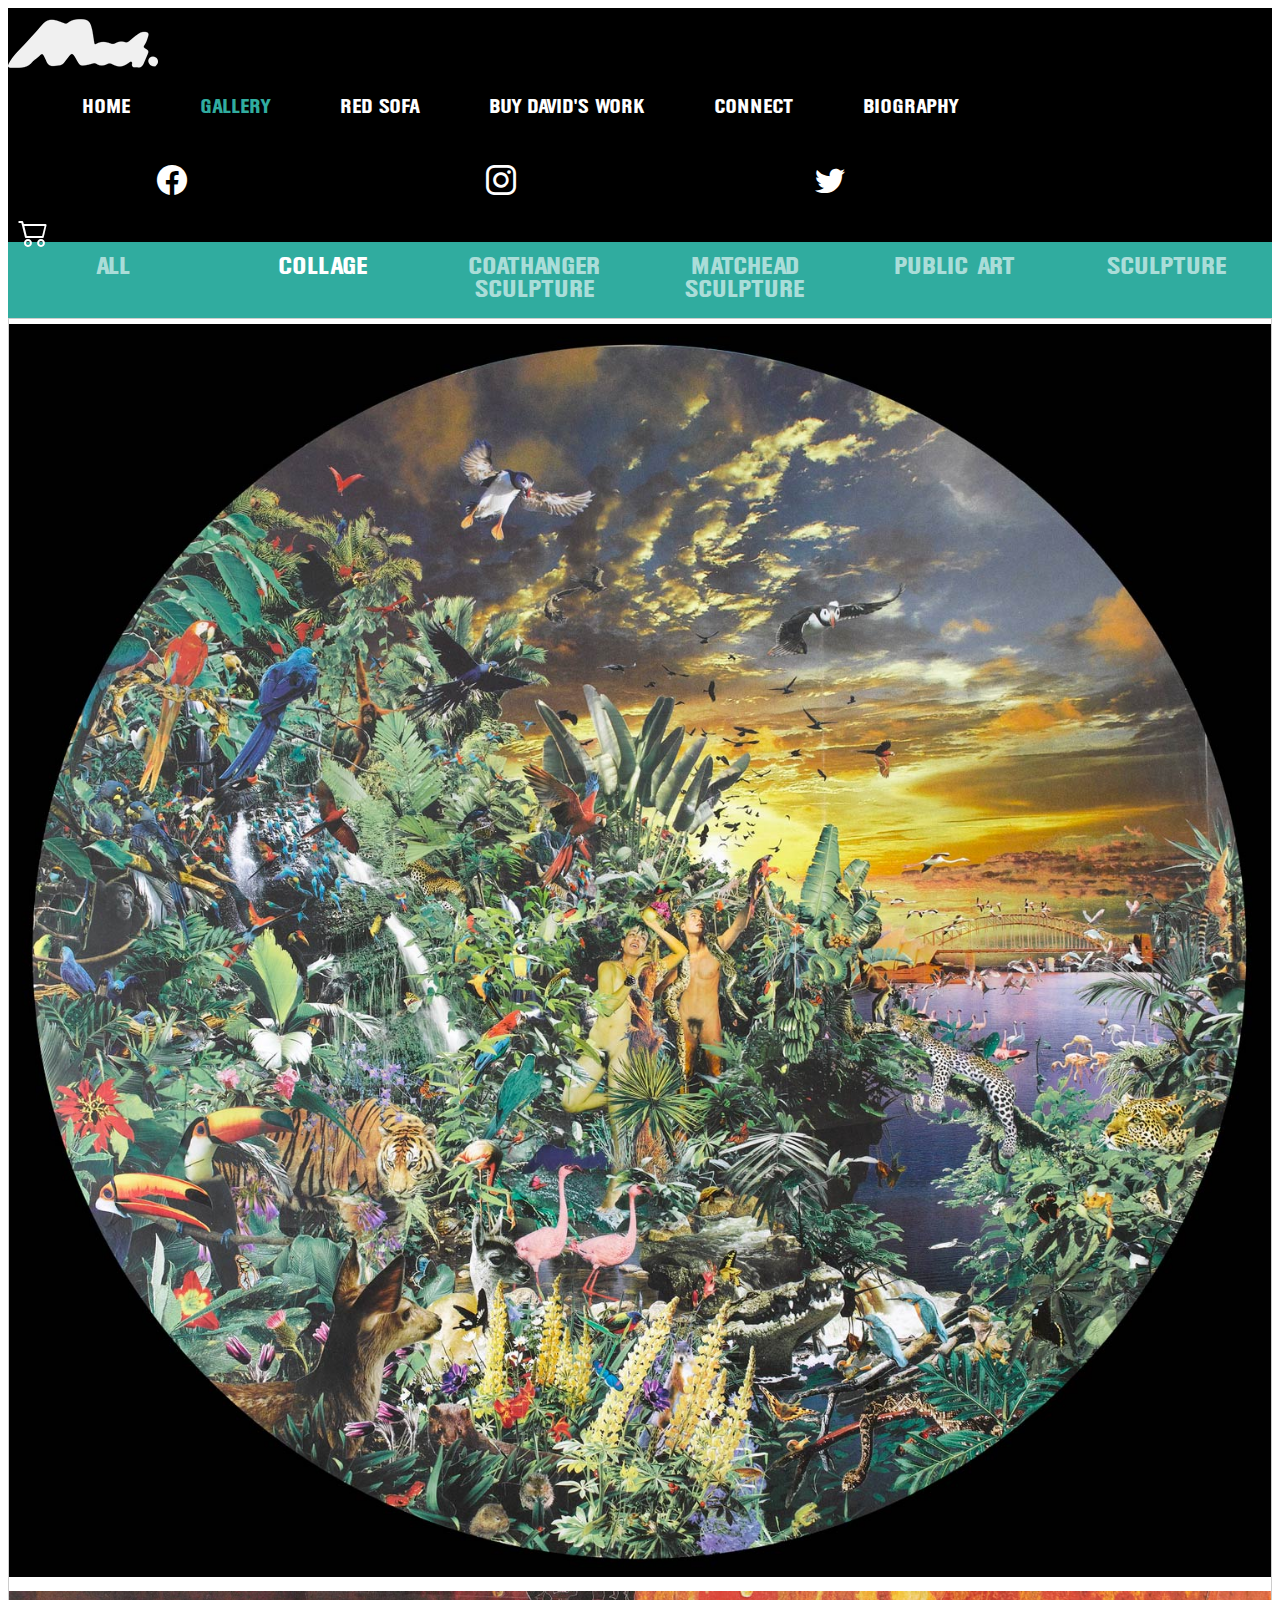
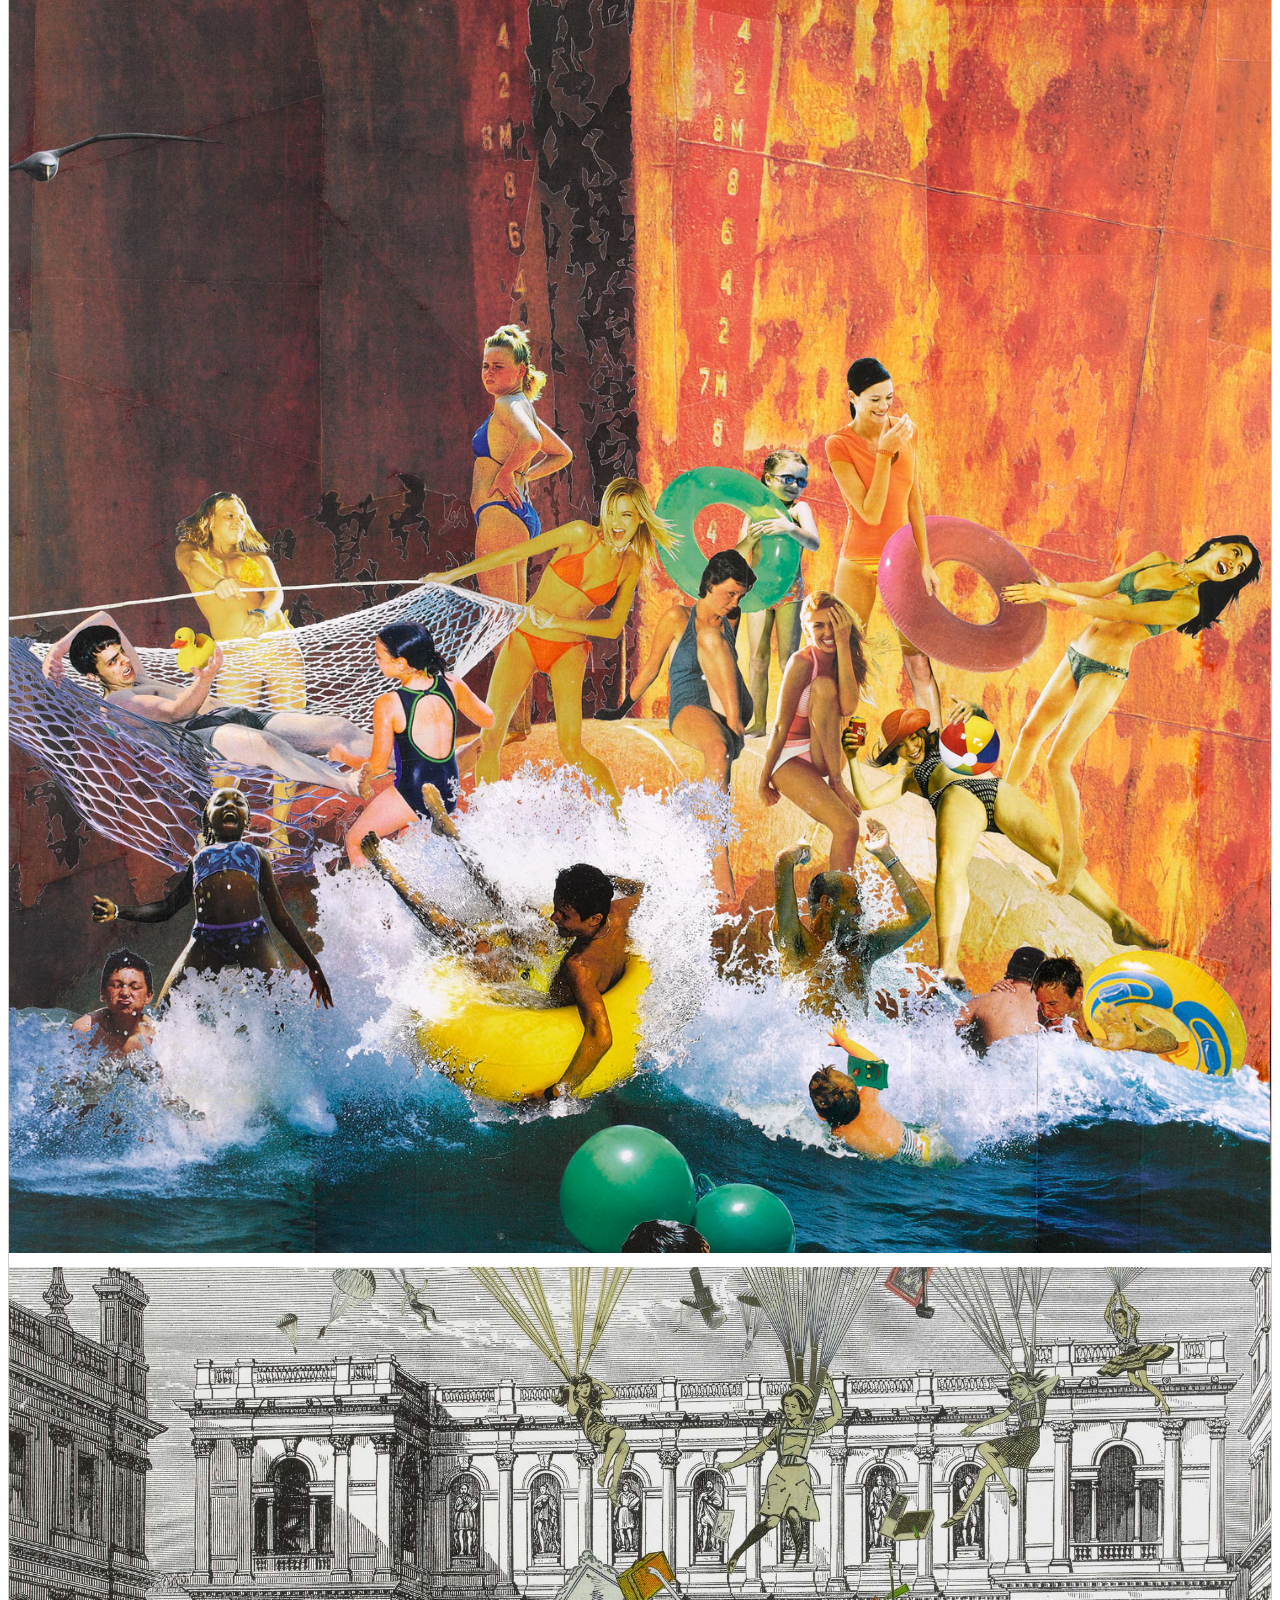
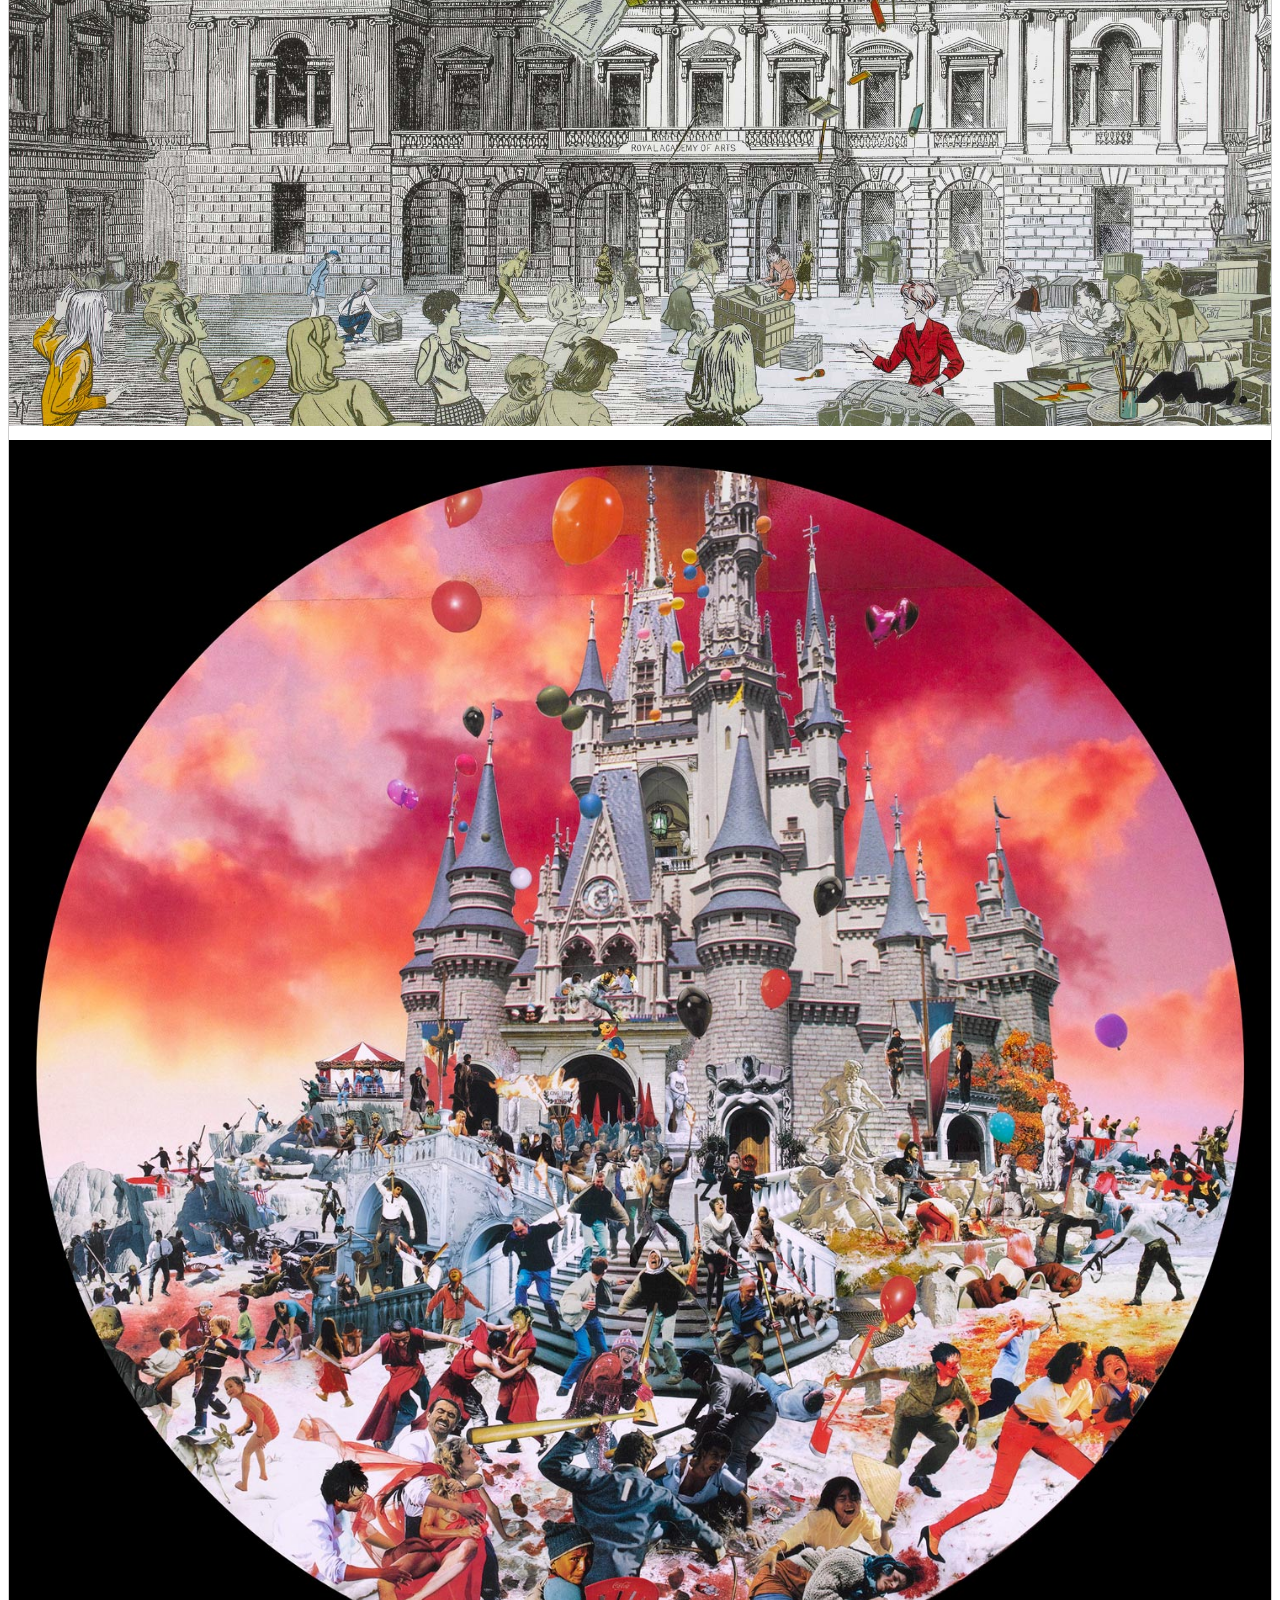
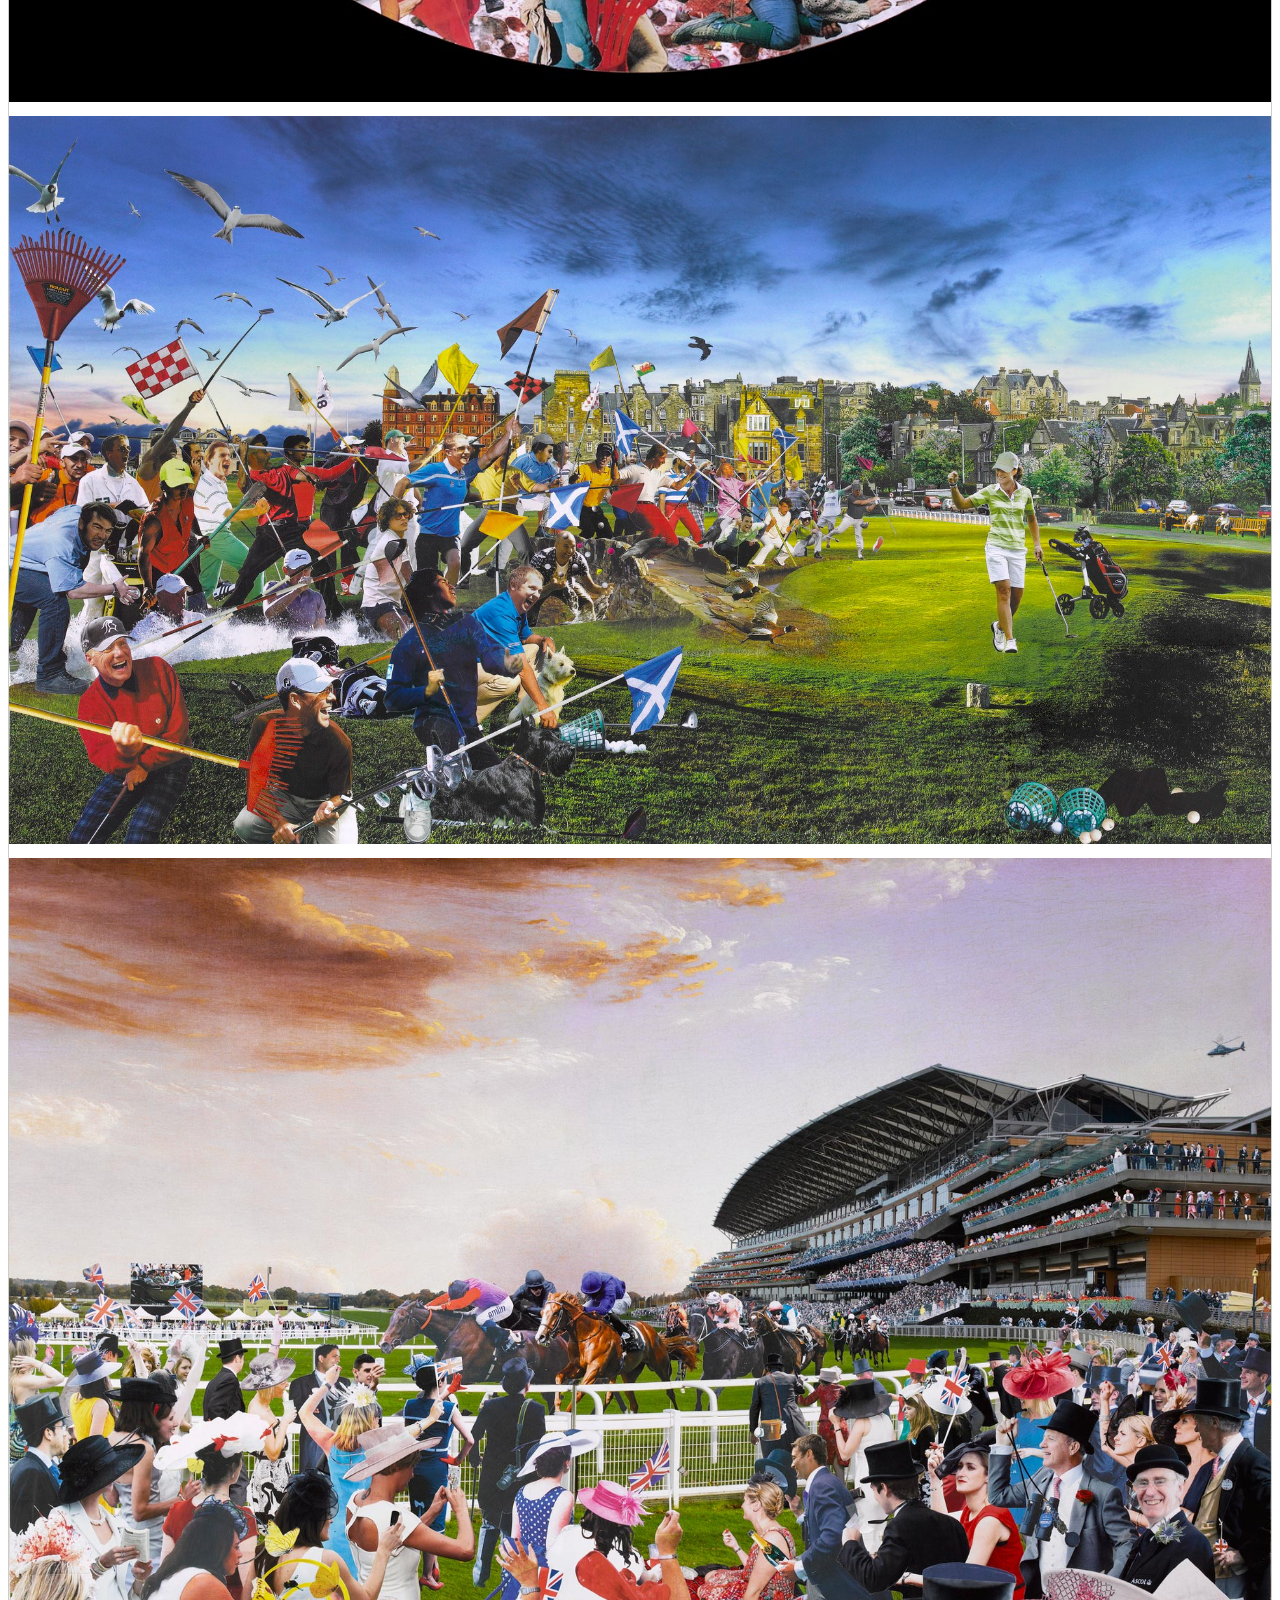
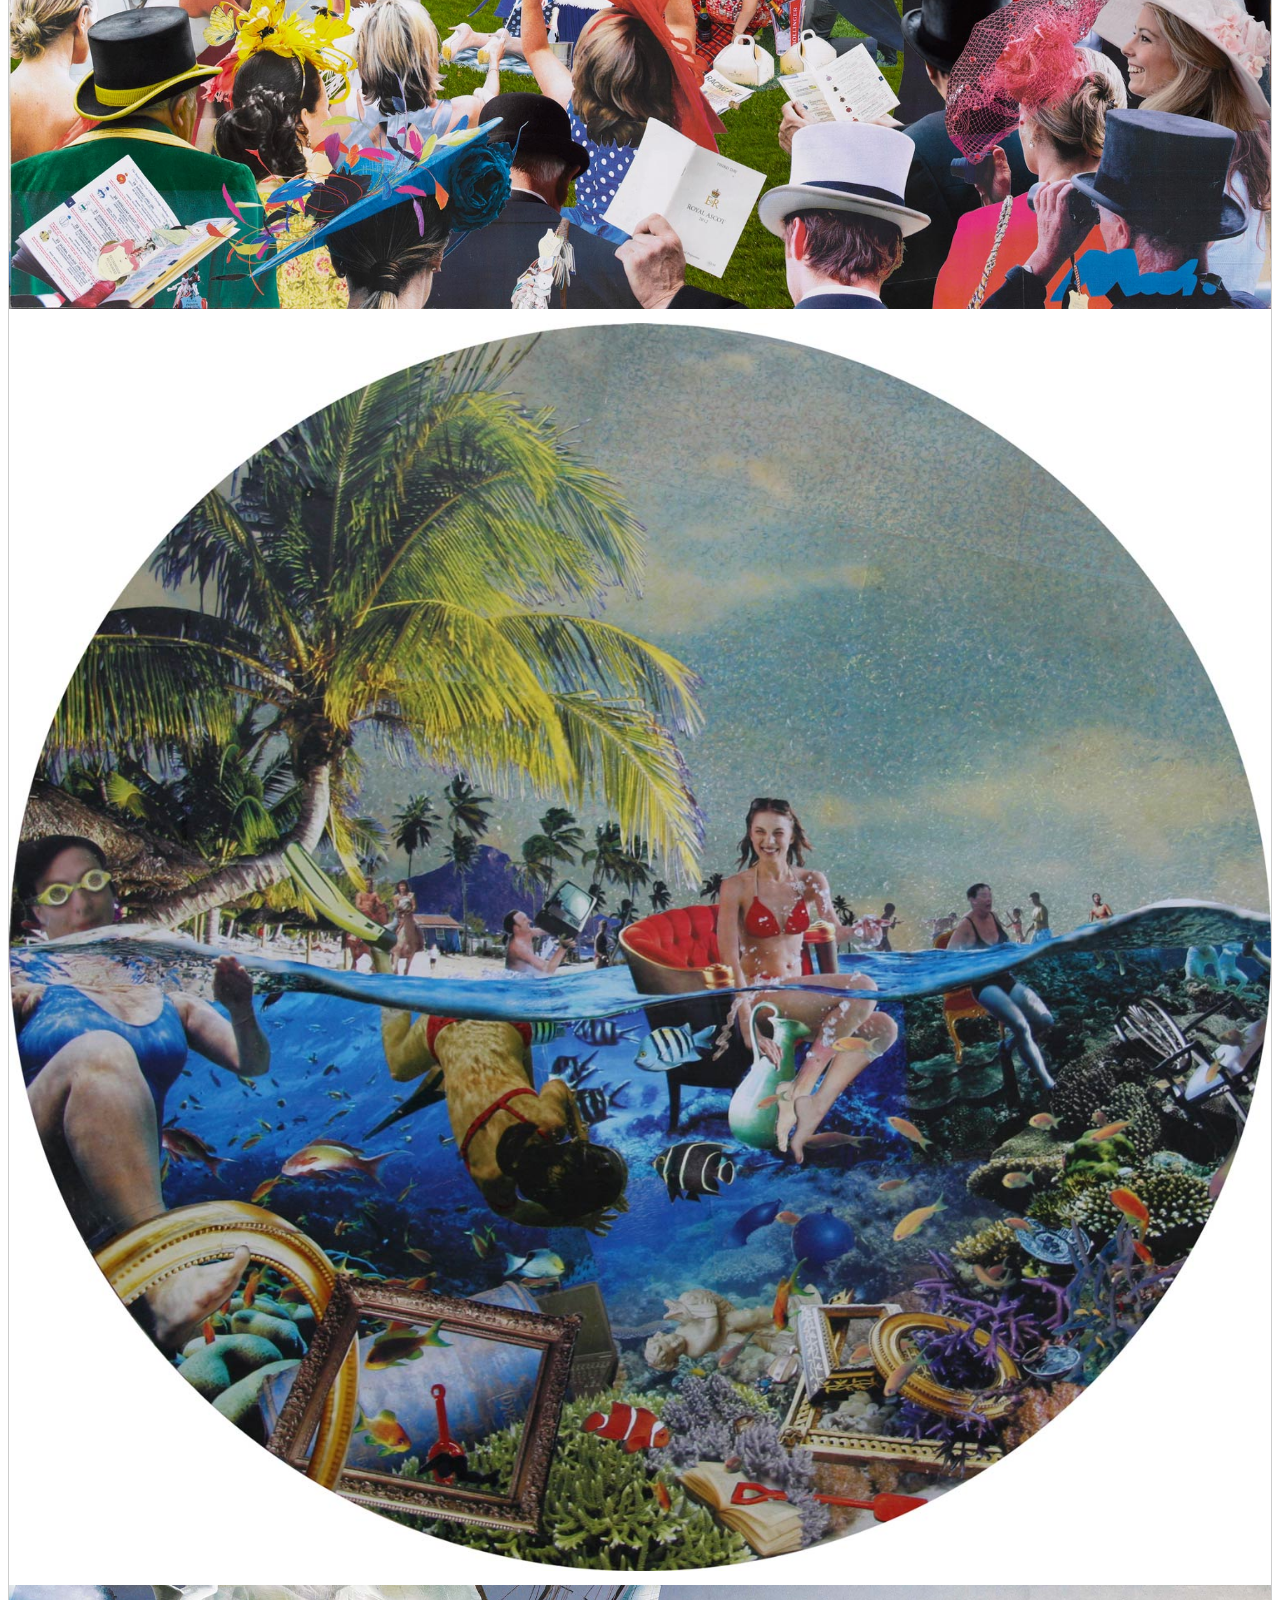
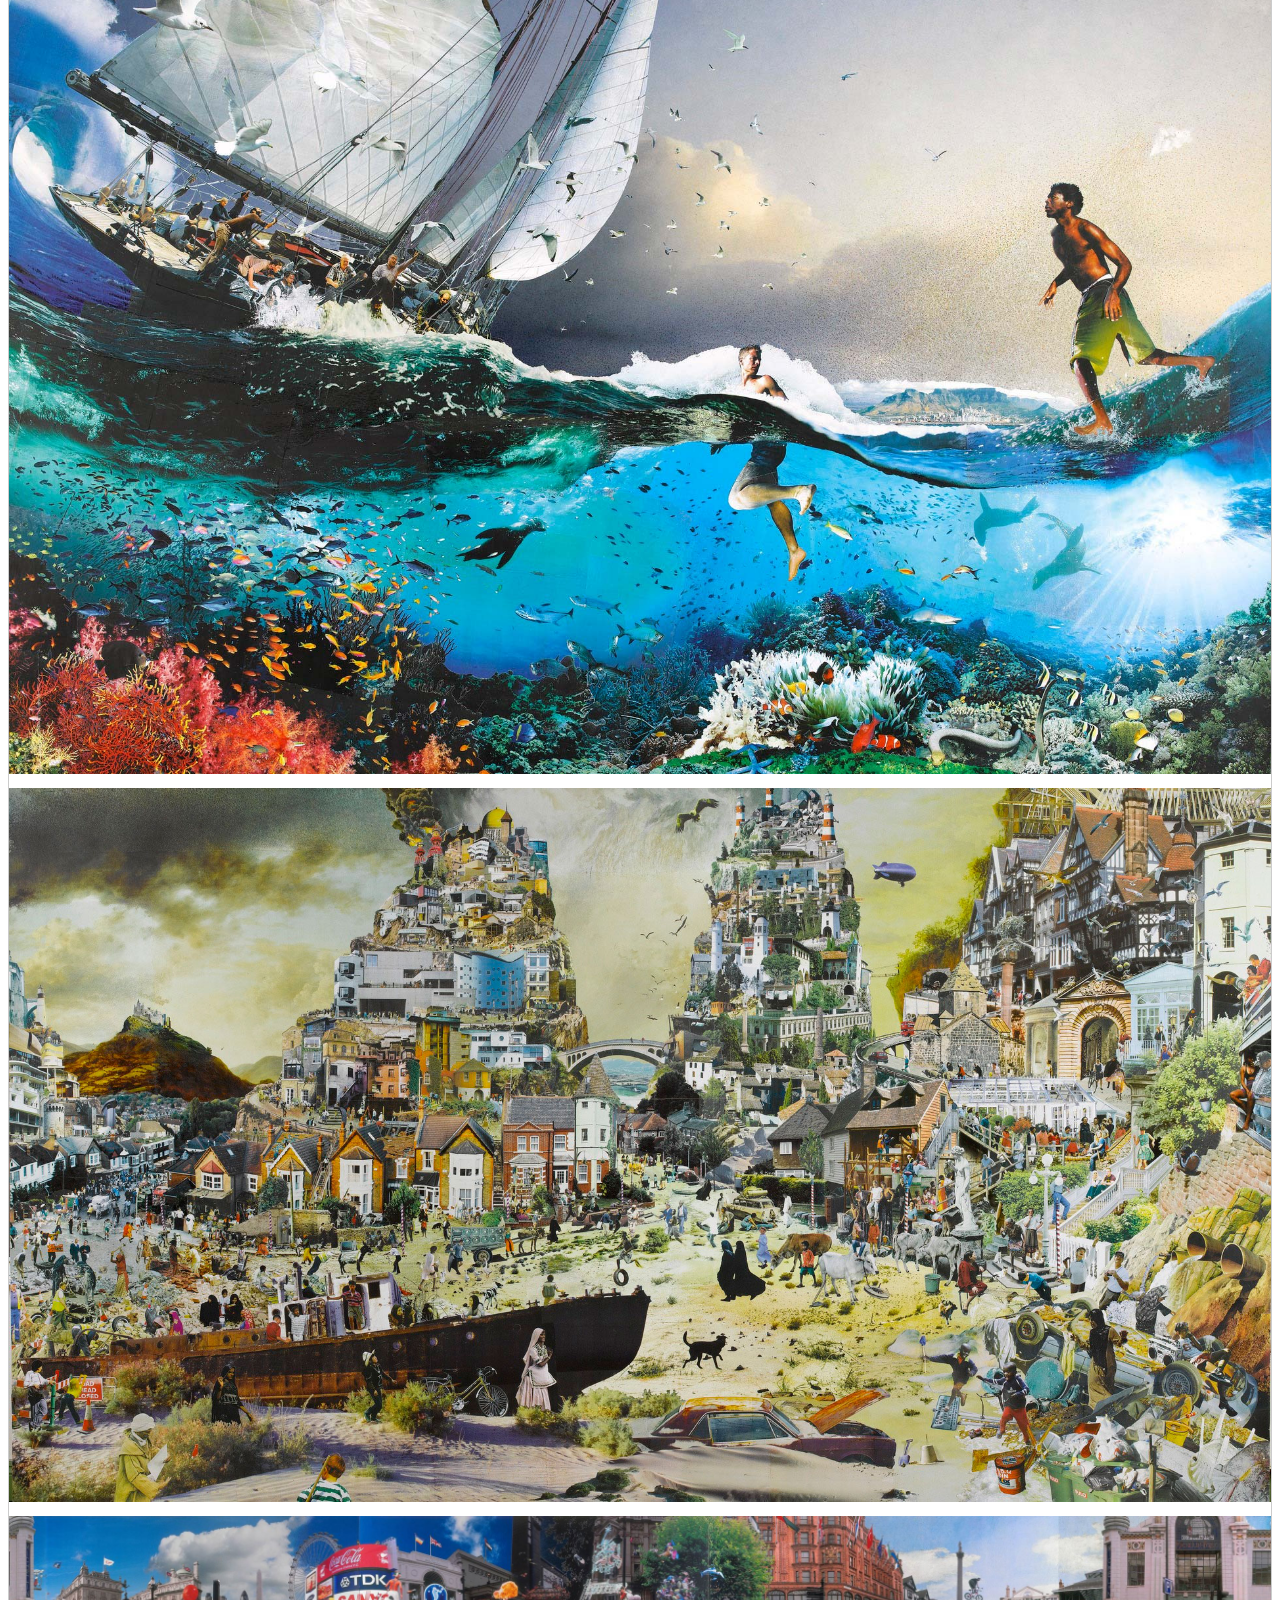
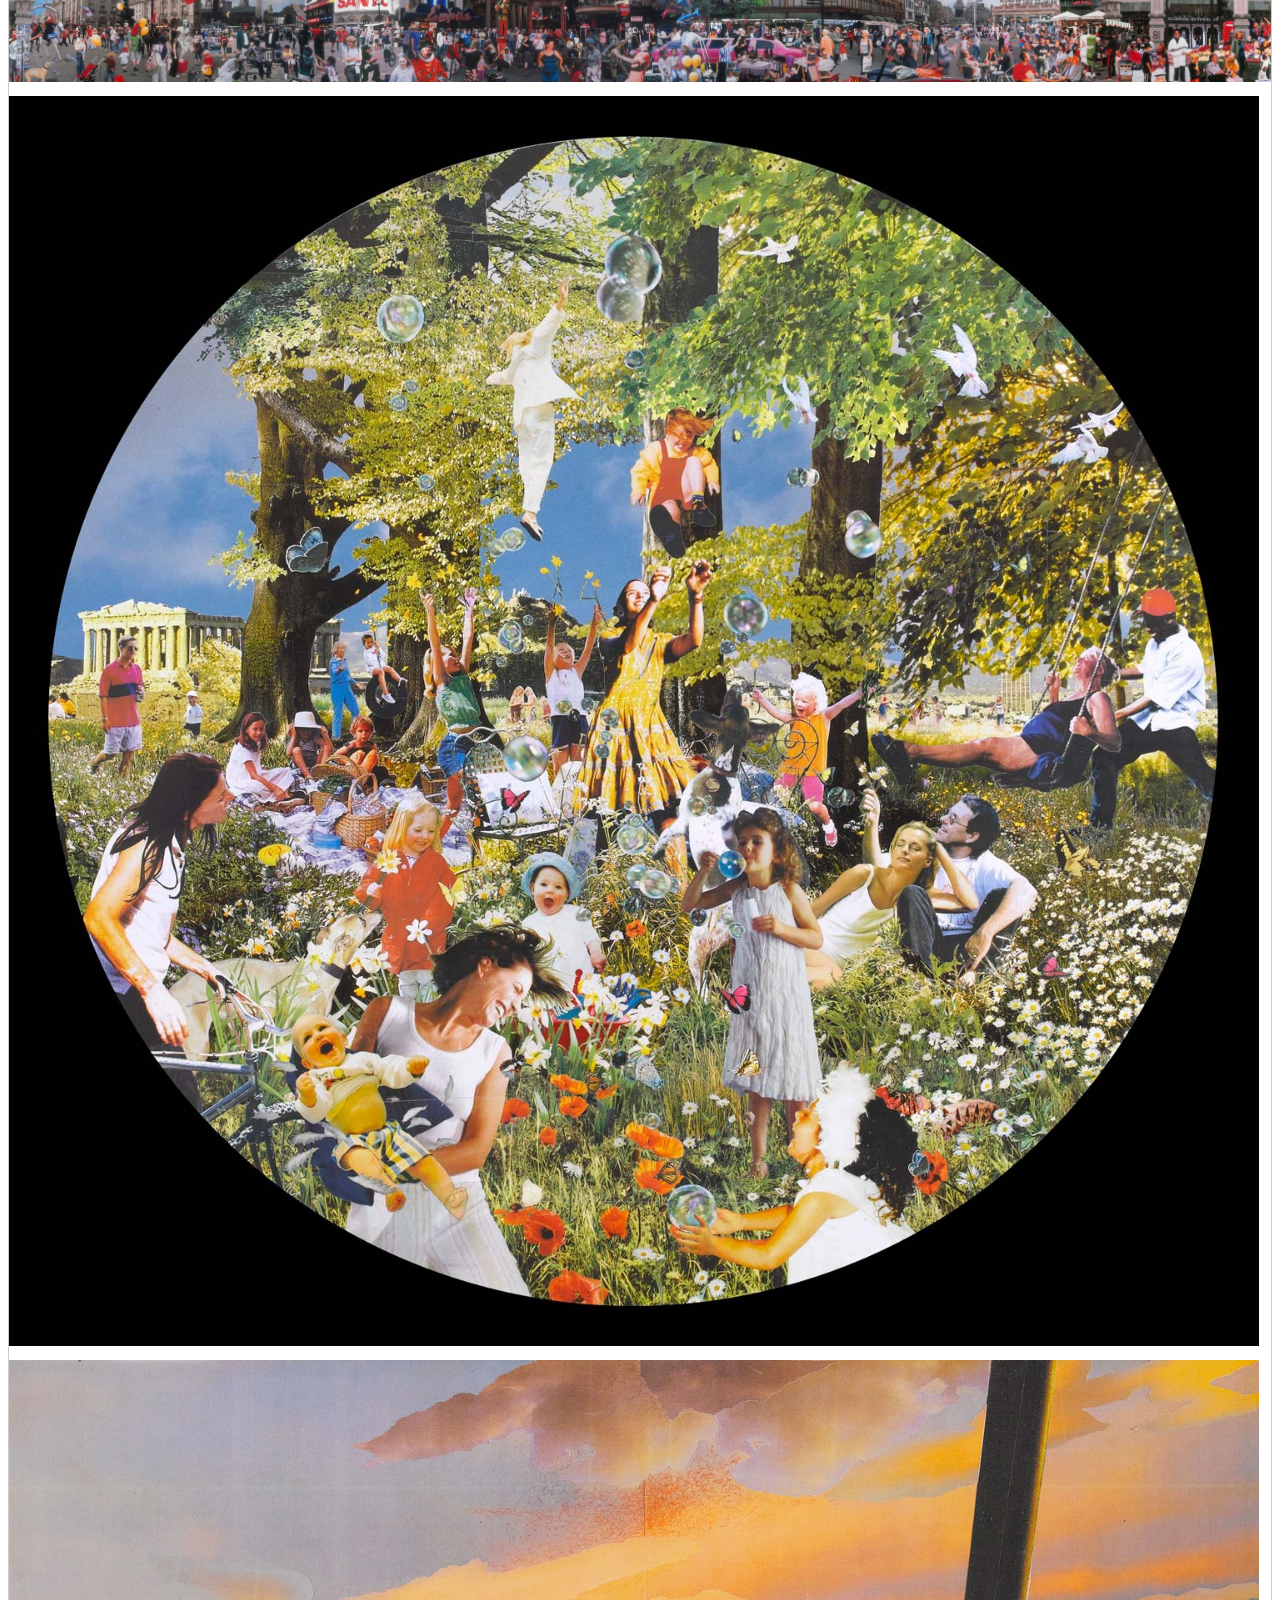
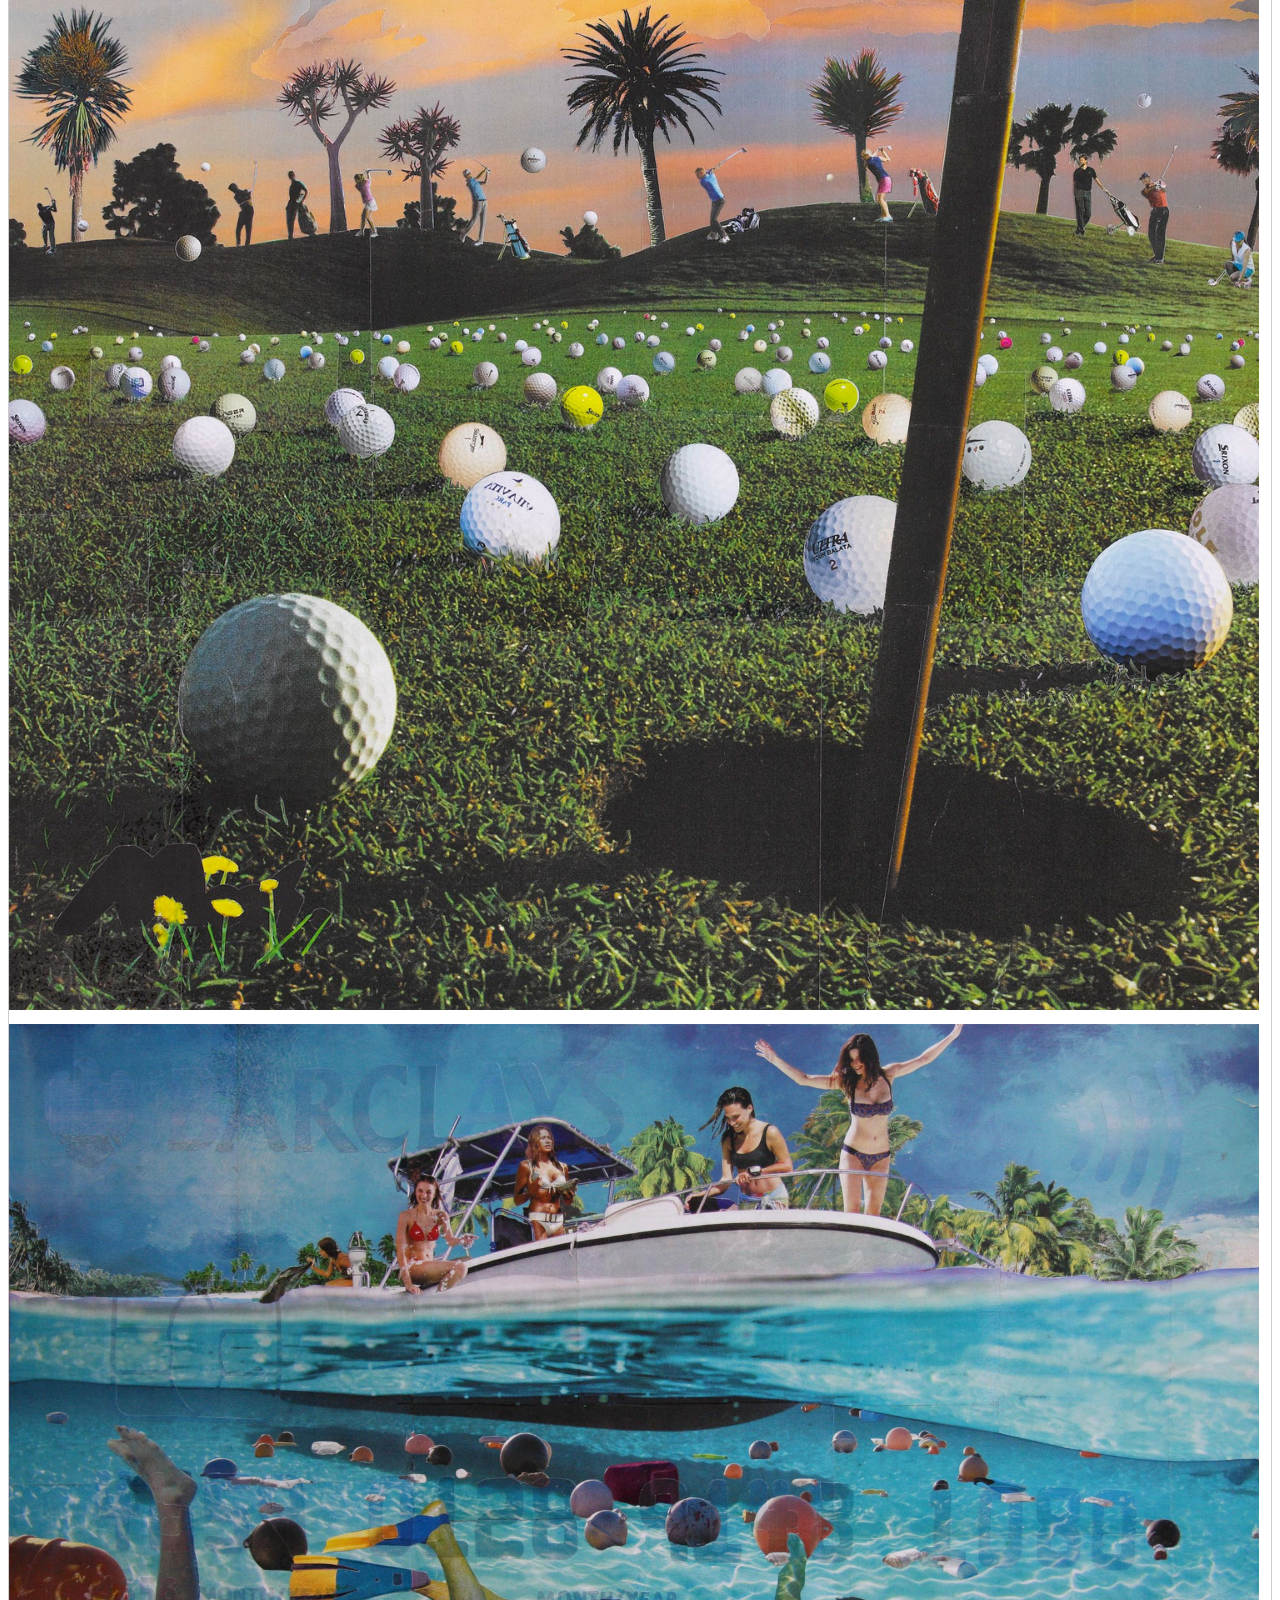
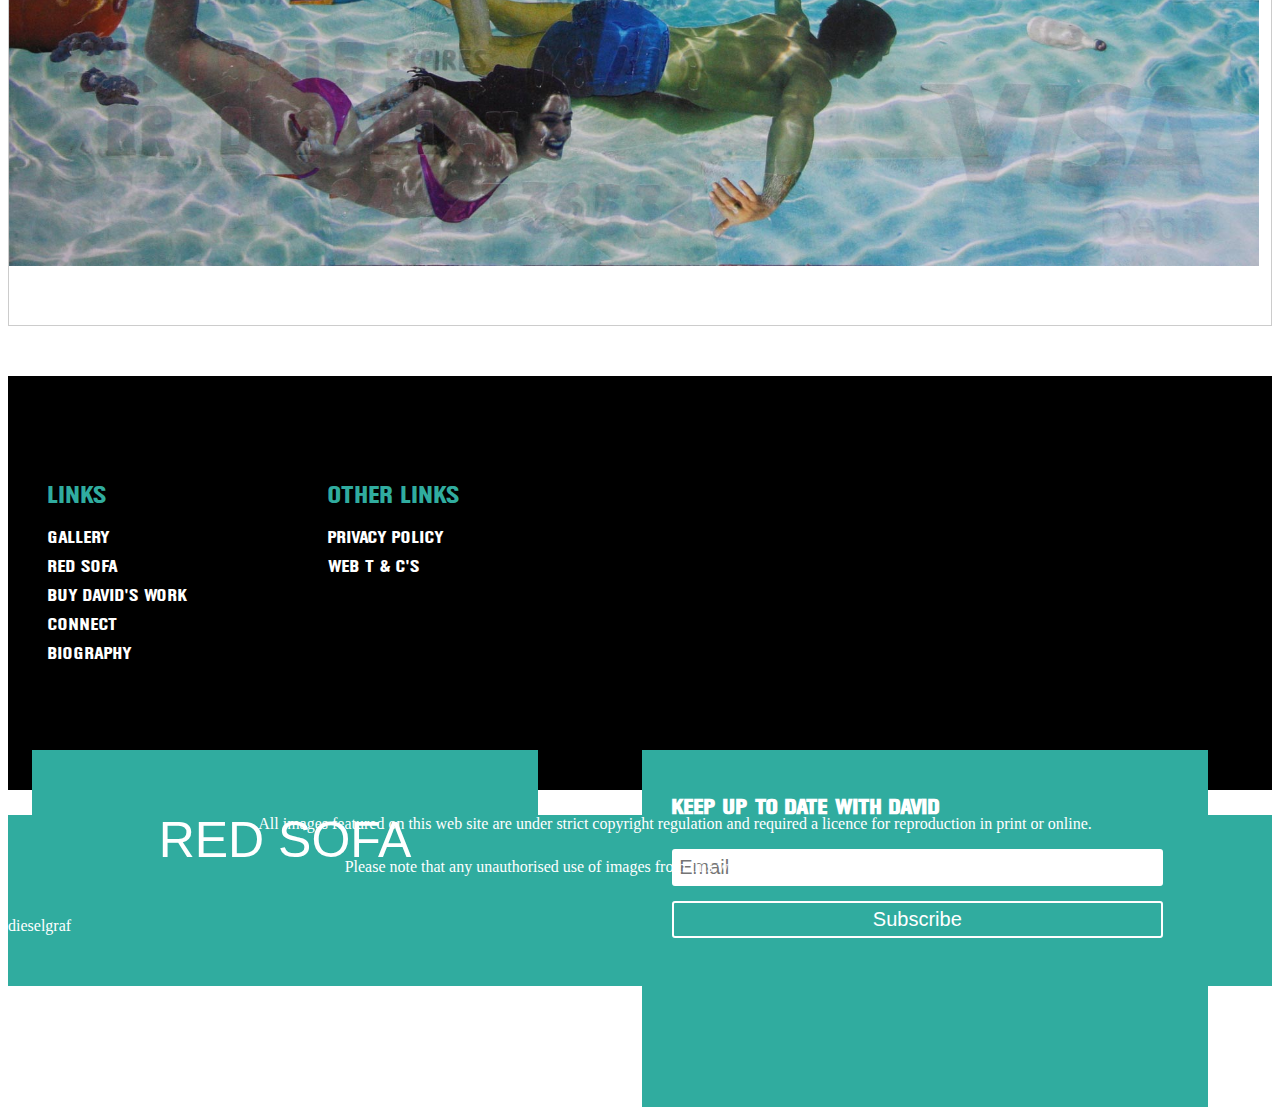
<file: collage.html>
<!DOCTYPE html>
<html lang="en">
<head>
    <meta charset="UTF-8">
    <meta http-equiv="X-UA-Compatible" content="IE=edge">
    <meta name="viewport" content="width=device-width, initial-scale=1.0">
    <link rel="stylesheet" href="gallery.css">
    <link rel="website icon" href="./img/logo.png" type="png">
    <link href="https://cdn.jsdelivr.net/npm/bootstrap@5.3.0-alpha1/dist/css/bootstrap.min.css" rel="stylesheet" integrity="sha384-GLhlTQ8iRABdZLl6O3oVMWSktQOp6b7In1Zl3/Jr59b6EGGoI1aFkw7cmDA6j6gD" crossorigin="anonymous">
    <link rel="stylesheet" href="https://cdn.jsdelivr.net/npm/bootstrap-icons@1.10.3/font/bootstrap-icons.css">
    <link
      rel="stylesheet"
      href="https://cdn.jsdelivr.net/npm/swiper/swiper-bundle.min.css"
    />
    <title>COLLAGE - David Mach</title>
</head>
<body>
    <nav>
        <div class="container ">
            
            <div class="row">
                <div class="col-md-1 david">
                    <img src="./img/logo.png" alt="logo">
                </div>
                <div class="col-md-9">
                    <ul>
                        <li><a href="./home.html">HOME</a></li>
                        <li><a href="./gallery.html" class="active">GALLERY</a></li>
                        <li><a href="./redsofa.html">RED SOFA</a></li>
                        <li><a href="">BUY DAVID'S WORK</a></li>
                        <li><a href="./connect.html">CONNECT</a></li>
                        <li><a href="./bio.html">BIOGRAPHY</a></li>
                    </ul>
                </div>
                <div class="col-md-2">
                    <div class="row">
                        <div class="col-md-9 center">
                            <i class="bi bi-facebook logos"></i>
                            <i class="bi bi-instagram logos"></i>
                            <i class="bi bi-twitter logos"></i>
                        </div>
                        <div class="col-md-3 cart">
                            <i class="bi bi-cart2 logos"></i>
                        </div>
                    </div>
                </div>
            </div>
        </div>
    </nav>
    <div class="container-fluid grid">
        <a href="./gallery.html" >ALL</a>
        <a href="./collage.html" class="activated">COLLAGE</a>
        <a href="./coathanger.html">COATHANGER SCULPTURE</a>
        <a href="./matched.html">MATCHEAD SCULPTURE</a>
        <a href="./public.html">PUBLIC ART</a>
        <a href="./sculpture.html">SCULPTURE</a>
    </div>
    <section class="gallery container-fluid">
        <div class="row">
            <div class="col-md-3 bagana1">
                <img src="./img/collage sec/bagana1/1.jpg" alt="">
                <img src="./img/collage sec/bagana1/2.jpg" alt="">
                <img src="./img/collage sec/bagana1/3.jpg" alt="">
            </div>
            <div class="col-md-3 bagana2">
                <img src="./img/collage sec/bagana2/1.jpg" alt="">
                <img src="./img/collage sec/bagana2/2.jpg" alt="">
                <img src="./img/collage sec/bagana2/3.jpg" alt="">
            </div>
            <div class="col-md-3 bagana3">
                <img src="./img/collage sec/bagana3/1.jpg" alt="">
                <img src="./img/collage sec/bagana3/2.jpg" alt="">
                <img src="./img/collage sec/bagana3/3.jpg" alt="">
                <img src="./img/collage sec/bagana3/4.jpg" alt="">
            </div>
            <div class="col-md-3 bagana4">
                <img src="./img/collage sec/bagana4/1.jpg" alt="">
                <img src="./img/collage sec/bagana4/2.jpg" alt="">
                <img src="./img/collage sec/bagana4/3.jpg" alt="">
            </div>
        </div>
    </section>
    <footer>
        <div class="footer-top">
            <div class="container">
                <div class="row">
                    <div class="col-md-6">
                        <ul>
                            <h3>LINKS</h3>
                            <li><a href="">GALLERY</a></li>
                            <li><a href="./redsofa.html">RED SOFA</a></li>
                            <li><a href="">BUY DAVID'S WORK</a></li>
                            <li><a href="./connect.html">CONNECT</a></li>
                            <li><a href="./bio.html">BIOGRAPHY</a></li>
                        </ul>
                        <ul>
                            <h3>OTHER LINKS</h3>
                            <li><a href="">PRIVACY POLICY</a></li>
                            <li><a href="">WEB T & C'S</a></li>
                        </ul>
                    </div>
                    <div class="col-md-6 mailing">
                        <input type="submit" value="RED SOFA" src="./redsofa.html">
                        <div class="subscribe">
                            <h3>KEEP UP TO DATE WITH DAVID</h3>
                            <input type="text" placeholder="Email">
                            <input type="submit" class="butt" value="Subscribe">
                        </div>
                    </div>
                </div>
            </div>
        </div>
        <div class="footer-bot">
            <div class="container">
                <div class="row">
                    <div class="col-md-11">
                        <p>All images featured on this web site are under strict copyright regulation and required a licence for reproduction in print or online.</p>
                        <p>Please note that any unauthorised use of images from this website is in breach of copyright regulations.</p>
                    </div>
                    <div class="col-md-1">
                        <a href="https://dieselgraf.com/" target="_blank">dieselgraf</a>
                    </div>
                </div>
            </div>
        </div>
    </footer>
    <!-- bootstrap javascript -->
    <script src="https://cdn.jsdelivr.net/npm/bootstrap@5.3.0-alpha1/dist/js/bootstrap.bundle.min.js" integrity="sha384-w76AqPfDkMBDXo30jS1Sgez6pr3x5MlQ1ZAGC+nuZB+EYdgRZgiwxhTBTkF7CXvN" crossorigin="anonymous"></script>
</body>
</file>
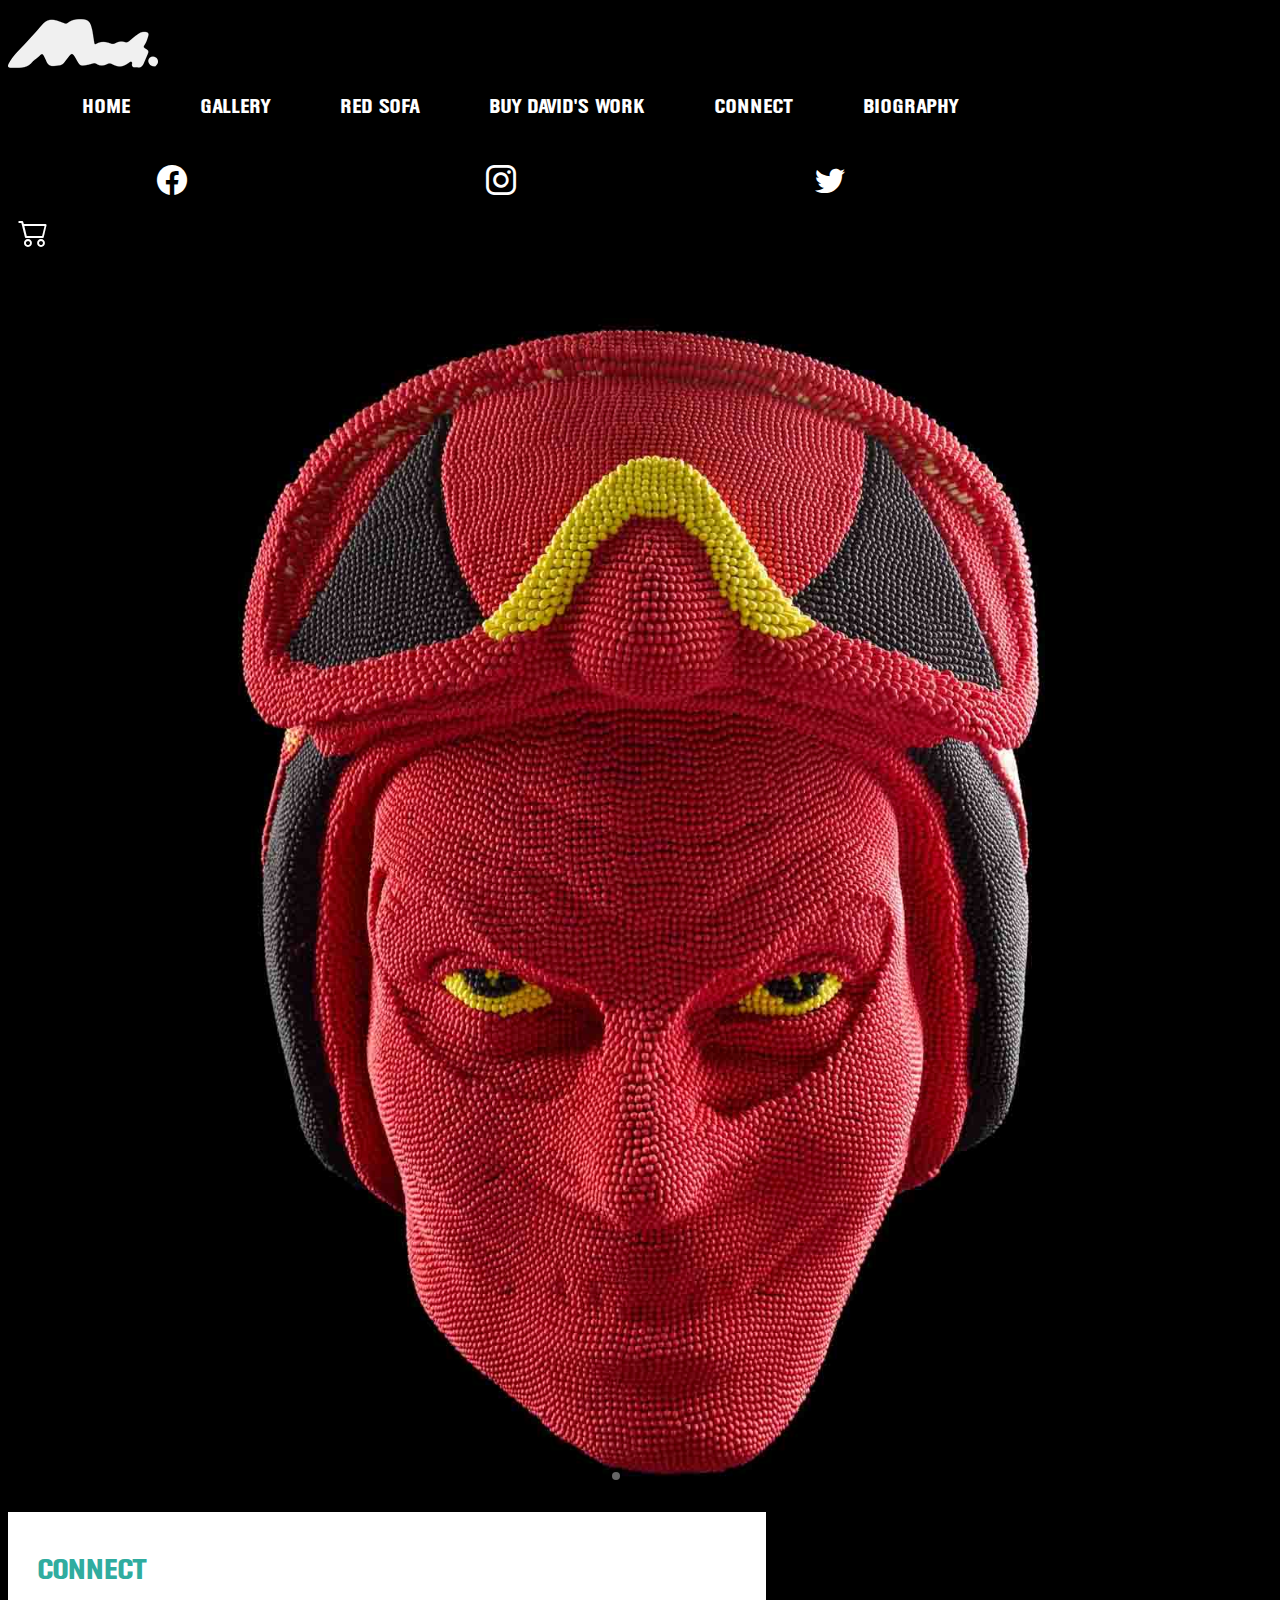
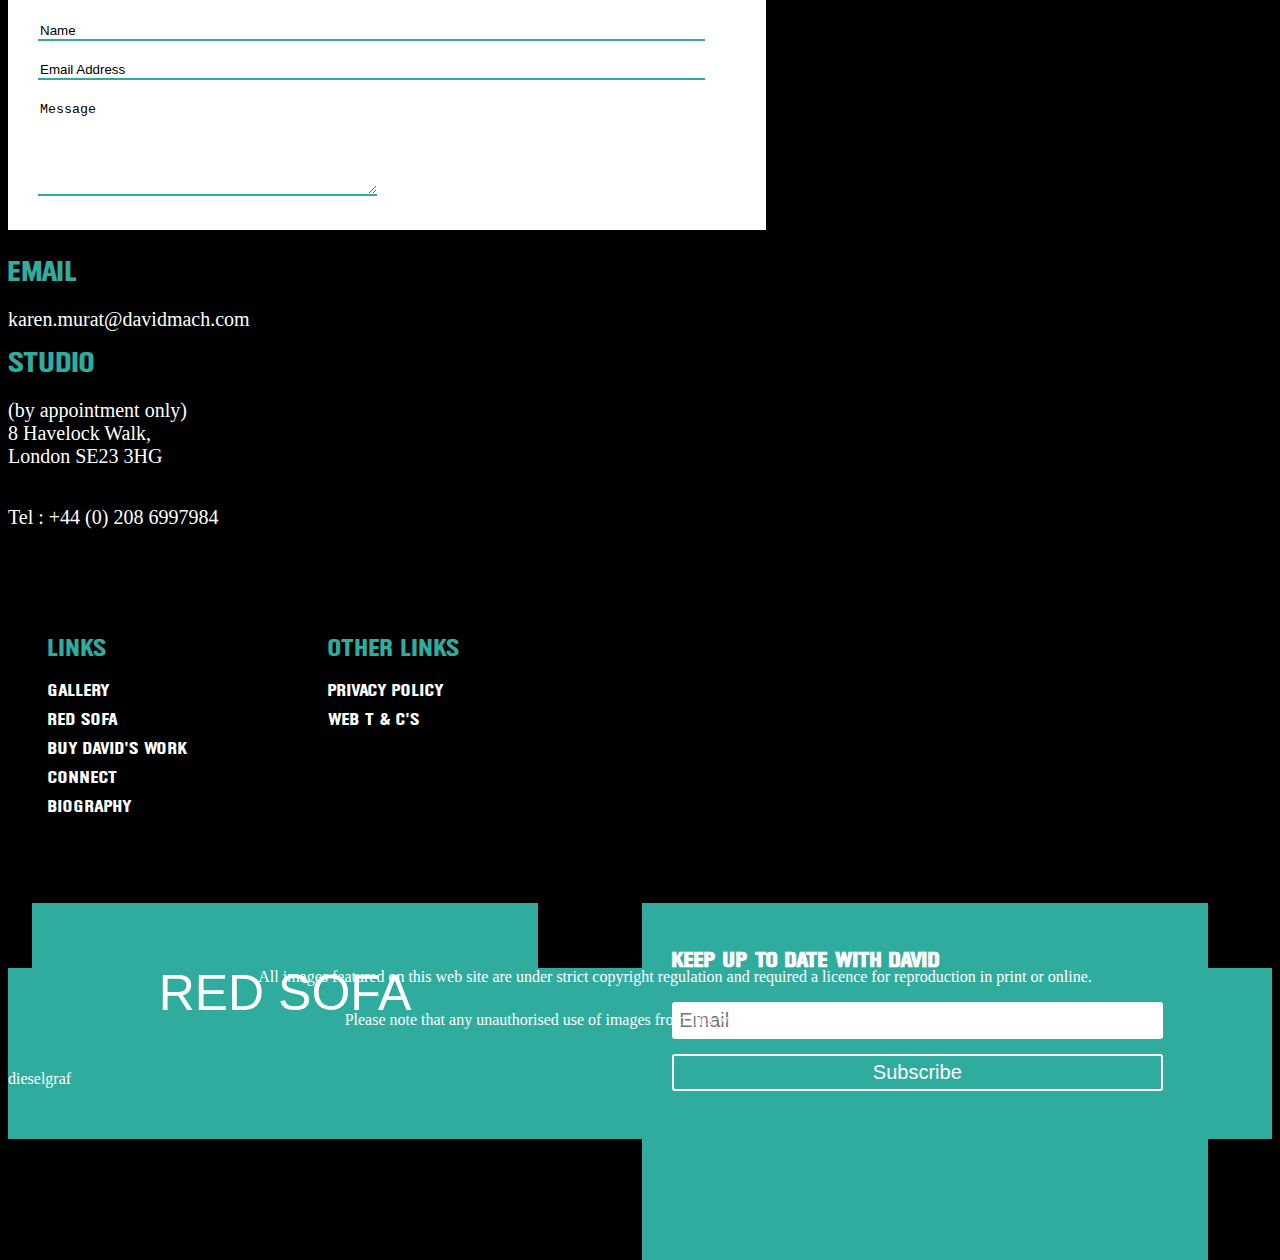
<file: connect.html>
<!DOCTYPE html>
<html lang="en">
<head>
    <meta charset="UTF-8">
    <meta http-equiv="X-UA-Compatible" content="IE=edge">
    <meta name="viewport" content="width=device-width, initial-scale=1.0">
    <link rel="stylesheet" href="connect.css">
    <link rel="website icon" href="./img/logo.png" type="png">
    <link href="https://cdn.jsdelivr.net/npm/bootstrap@5.3.0-alpha1/dist/css/bootstrap.min.css" rel="stylesheet" integrity="sha384-GLhlTQ8iRABdZLl6O3oVMWSktQOp6b7In1Zl3/Jr59b6EGGoI1aFkw7cmDA6j6gD" crossorigin="anonymous">
    <link rel="stylesheet" href="https://cdn.jsdelivr.net/npm/bootstrap-icons@1.10.3/font/bootstrap-icons.css">
    <link
      rel="stylesheet"
      href="https://cdn.jsdelivr.net/npm/swiper/swiper-bundle.min.css"
    />
    <title>CONNECT - David Mach</title>
</head>
<body>
    <nav>
        <div class="container ">
            
            <div class="row">
                <div class="col-md-1 david">
                    <img src="./img/logo.png" alt="logo">
                </div>
                <div class="col-md-9">
                    <ul>
                        <li><a href="./home.html">HOME</a></li>
                        <li><a href="./gallery.html">GALLERY</a></li>
                        <li><a href="./redsofa.html">RED SOFA</a></li>
                        <li><a href="">BUY DAVID'S WORK</a></li>
                        <li><a href="./connect.html" class="active">CONNECT</a></li>
                        <li><a href="./bio.html">BIOGRAPHY</a></li>
                    </ul>
                </div>
                <div class="col-md-2">
                    <div class="row">
                        <div class="col-md-9 center">
                            <i class="bi bi-facebook logos"></i>
                            <i class="bi bi-instagram logos"></i>
                            <i class="bi bi-twitter logos"></i>
                        </div>
                        <div class="col-md-3 cart">
                            <i class="bi bi-cart2 logos"></i>
                        </div>
                    </div>
                </div>
            </div>
        </div>
    </nav>
    <section class="main">
        <div class="container">
            <div class="row">
                <div class="col-md-6">
                    <div class="swiper mySwiper">
                        <div class="swiper-wrapper">
                          <div class="swiper-slide">
                            <img src="./img/devil.jpg" alt="">
                          </div>
                          <div class="swiper-slide">
                            <img src="./img/picasse.jpg" alt="">
                          </div>
                          <div class="swiper-slide">
                            <img src="./img/gorrila.jpg" alt="">
                          </div>
                          <div class="swiper-slide">
                            <img src="./img/david_orange_match_head_sculpture_david_mach_2009_mhs.jpg" alt="">
                          </div>
                        </div>
                        <div class="swiper-button-next"></div>
                        <div class="swiper-button-prev"></div>
                        <div class="swiper-pagination"></div>
                      </div>
                </div>
                <div class="col-md-6 right">
                    <div class="connect">
                        <h1>Connect</h1>
                        <input type="text" placeholder="Name">
                        <input type="text" placeholder="Email Address">
                        <textarea name="" id="" cols="40%" rows="6" placeholder="Message"></textarea>
                    </div>
                    <h1>Email</h1>
                    <p>karen.murat@davidmach.com</p>
                    <h1>Studio</h1>
                    <p>(by appointment only) <br>
                        8 Havelock Walk, <br>
                        London SE23 3HG</p> <br>
                    <span>Tel : +44 (0) 208 6997984</span>
                </div>
            </div>
        </div>
    </section>
    <footer>
        <div class="footer-top">
            <div class="container">
                <div class="row">
                    <div class="col-md-6">
                        <ul>
                            <h3>LINKS</h3>
                            <li><a href="./gallery.html">GALLERY</a></li>
                            <li><a href="./redsofa.html">RED SOFA</a></li>
                            <li><a href="">BUY DAVID'S WORK</a></li>
                            <li><a href="./connect.html">CONNECT</a></li>
                            <li><a href="./bio.html">BIOGRAPHY</a></li>
                        </ul>
                        <ul>
                            <h3>OTHER LINKS</h3>
                            <li><a href="">PRIVACY POLICY</a></li>
                            <li><a href="">WEB T & C'S</a></li>
                        </ul>
                    </div>
                    <div class="col-md-6 mailing">
                        <input type="submit" value="RED SOFA" src="./redsofa.html">
                        <div class="subscribe">
                            <h3>KEEP UP TO DATE WITH DAVID</h3>
                            <input type="text" placeholder="Email">
                            <input type="submit" class="butt" value="Subscribe">
                        </div>
                    </div>
                </div>
            </div>
        </div>
        <div class="footer-bot">
            <div class="container">
                <div class="row">
                    <div class="col-md-11">
                        <p>All images featured on this web site are under strict copyright regulation and required a licence for reproduction in print or online.</p>
                        <p>Please note that any unauthorised use of images from this website is in breach of copyright regulations.</p>
                    </div>
                    <div class="col-md-1">
                        <a href="https://dieselgraf.com/" target="_blank">dieselgraf</a>
                    </div>
                </div>
            </div>
        </div>
    </footer>
    <!-- bootstrap javascript -->
    <script src="https://cdn.jsdelivr.net/npm/bootstrap@5.3.0-alpha1/dist/js/bootstrap.bundle.min.js" integrity="sha384-w76AqPfDkMBDXo30jS1Sgez6pr3x5MlQ1ZAGC+nuZB+EYdgRZgiwxhTBTkF7CXvN" crossorigin="anonymous"></script>
    <!-- Swiper JS -->
    <script src="https://cdn.jsdelivr.net/npm/swiper/swiper-bundle.min.js"></script>

    <!-- Initialize Swiper -->
    <script>
      var swiper = new Swiper(".mySwiper", {
        cssMode: true,
        navigation: {
          nextEl: ".swiper-button-next",
          prevEl: ".swiper-button-prev",
        },
        pagination: {
          el: ".swiper-pagination",
        },
        mousewheel: true,
        keyboard: true,
        loop:true,
        autoplay: {
            delay: 3000,
            disableoninteraction: false,
        }
      });
    </script>
</body>
</html>
</file>
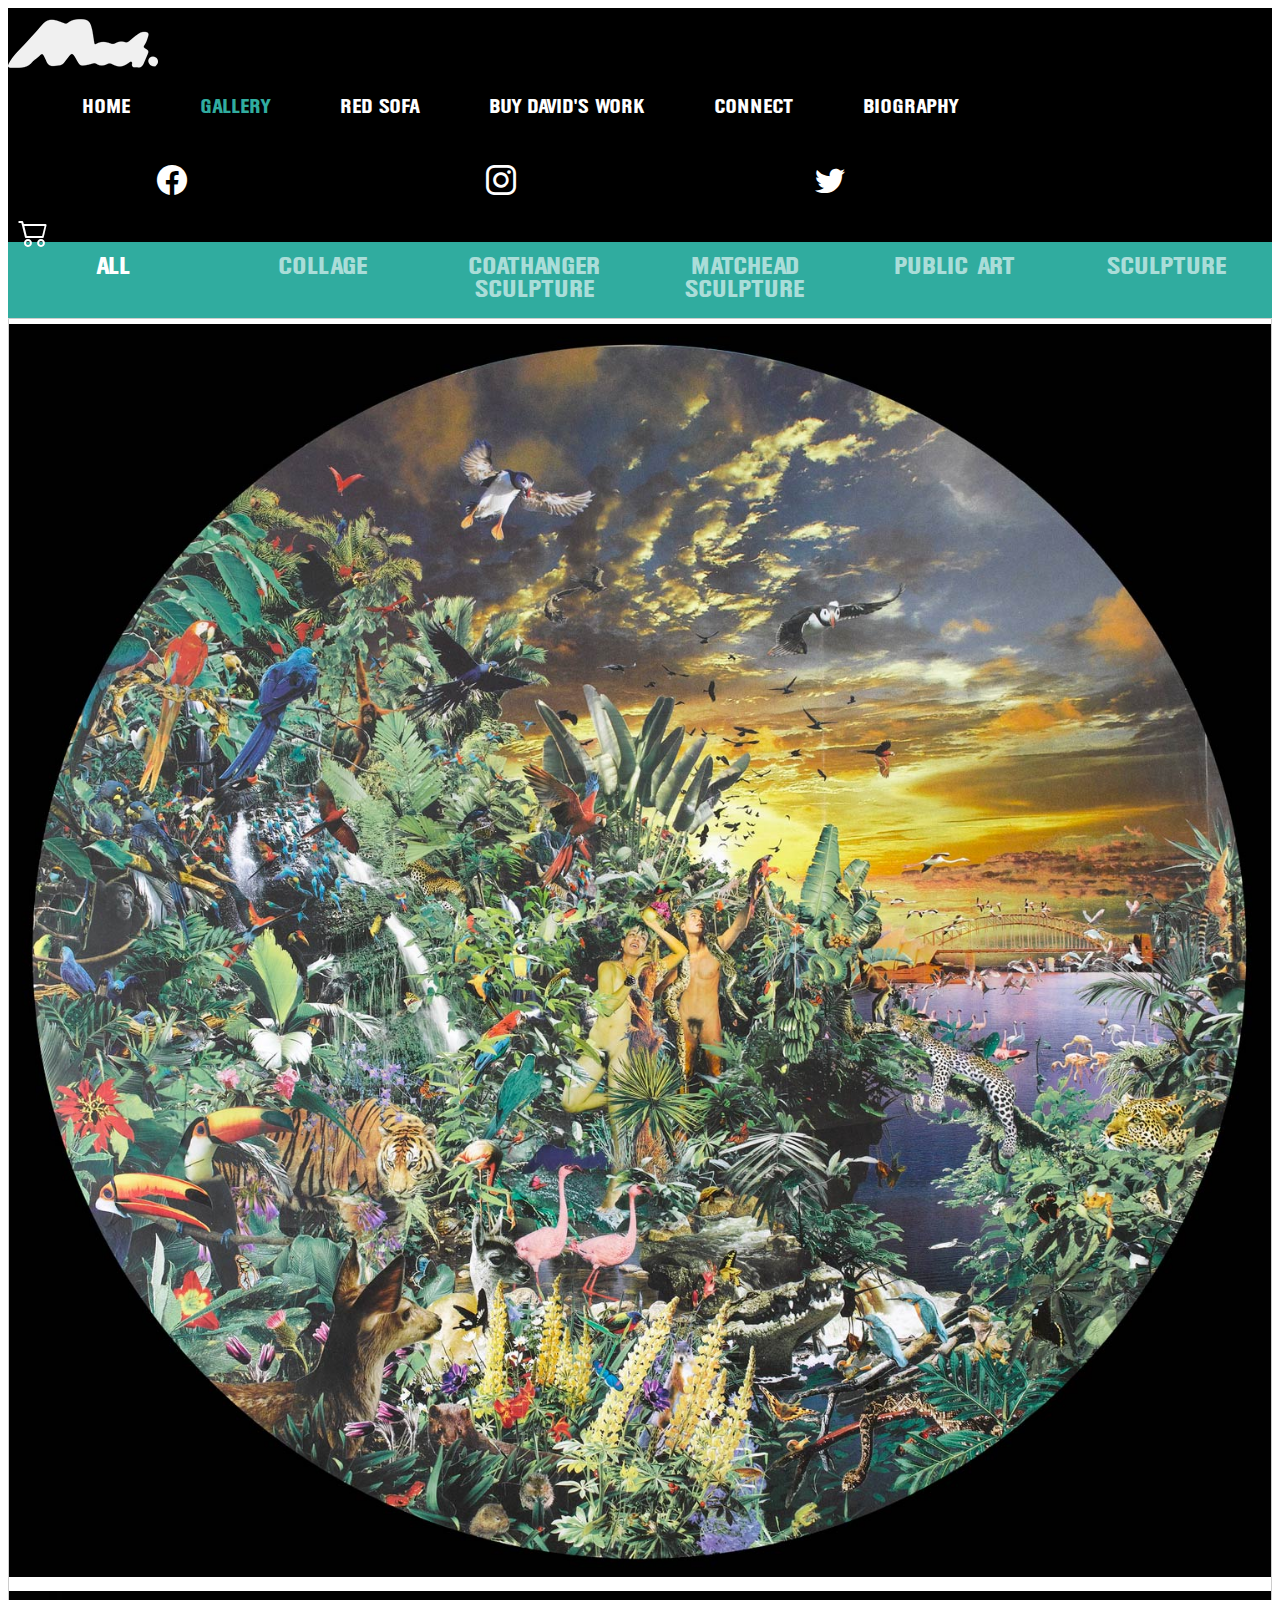
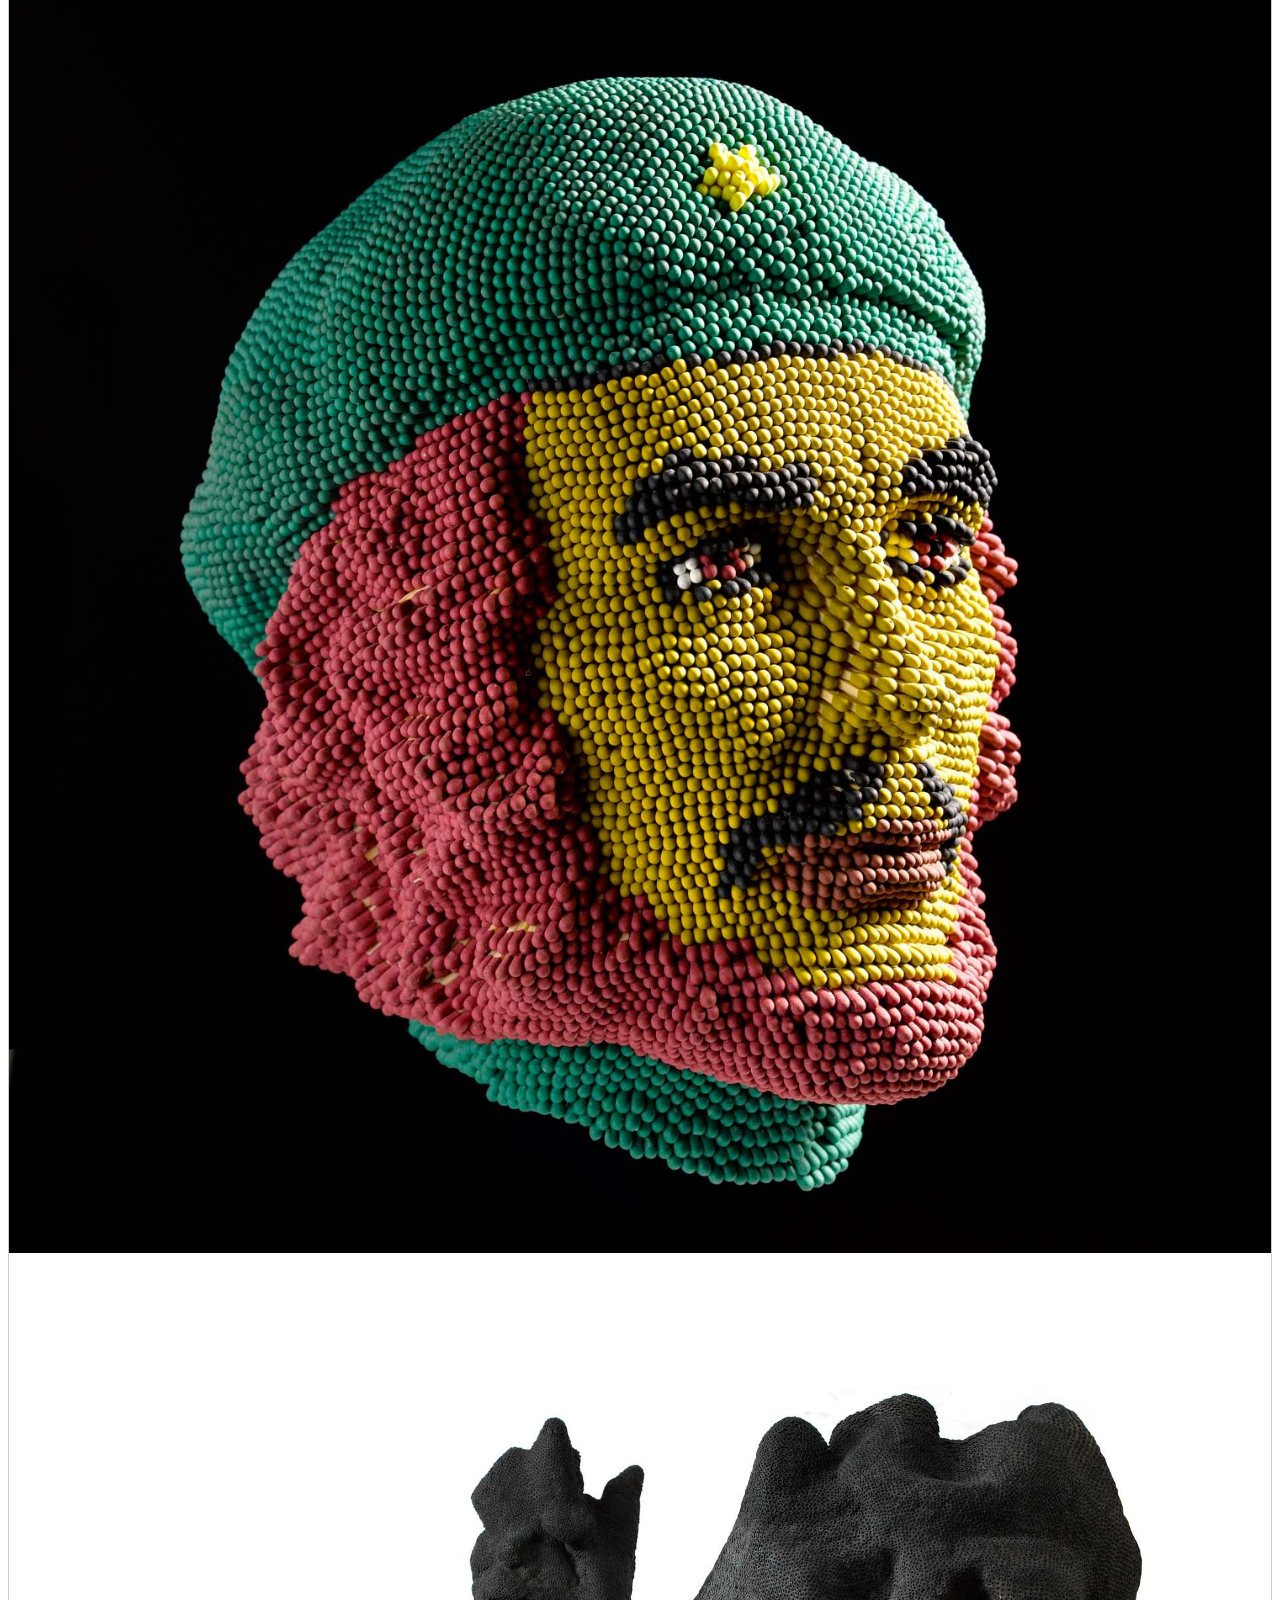
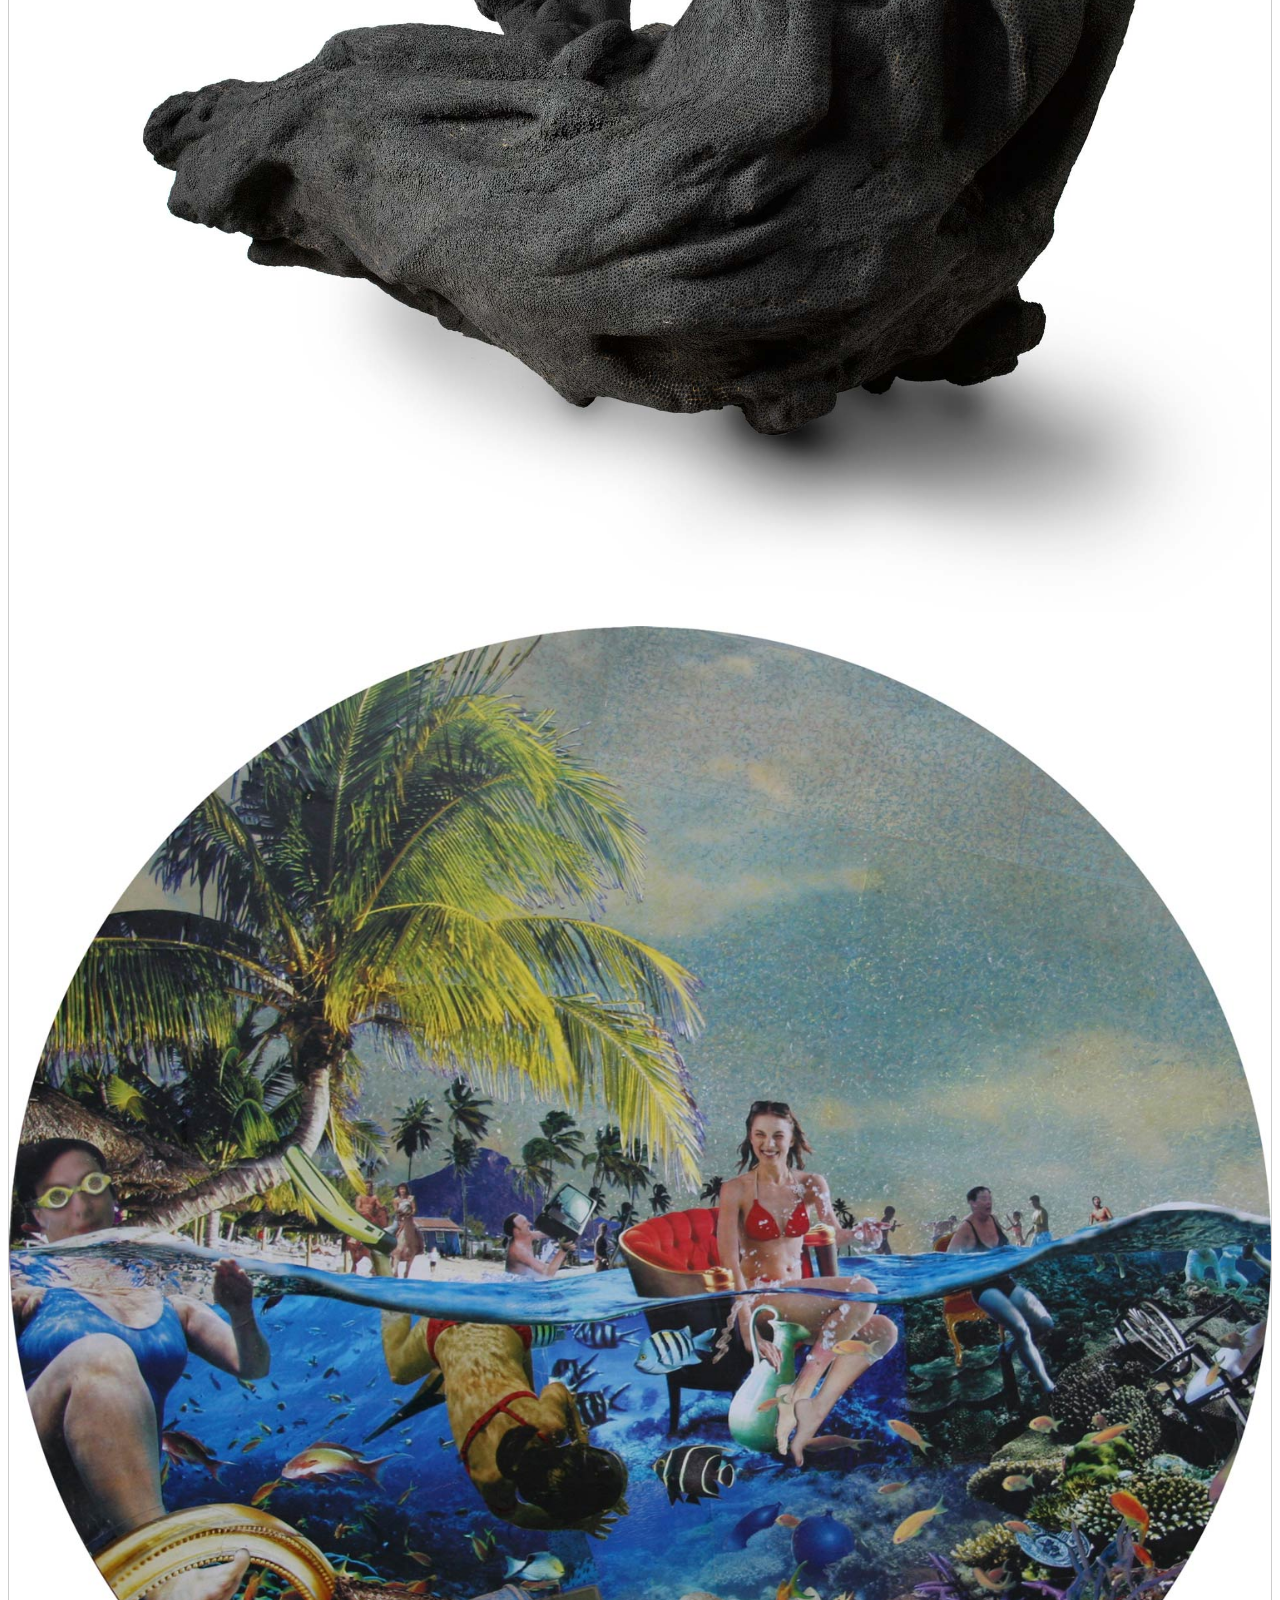
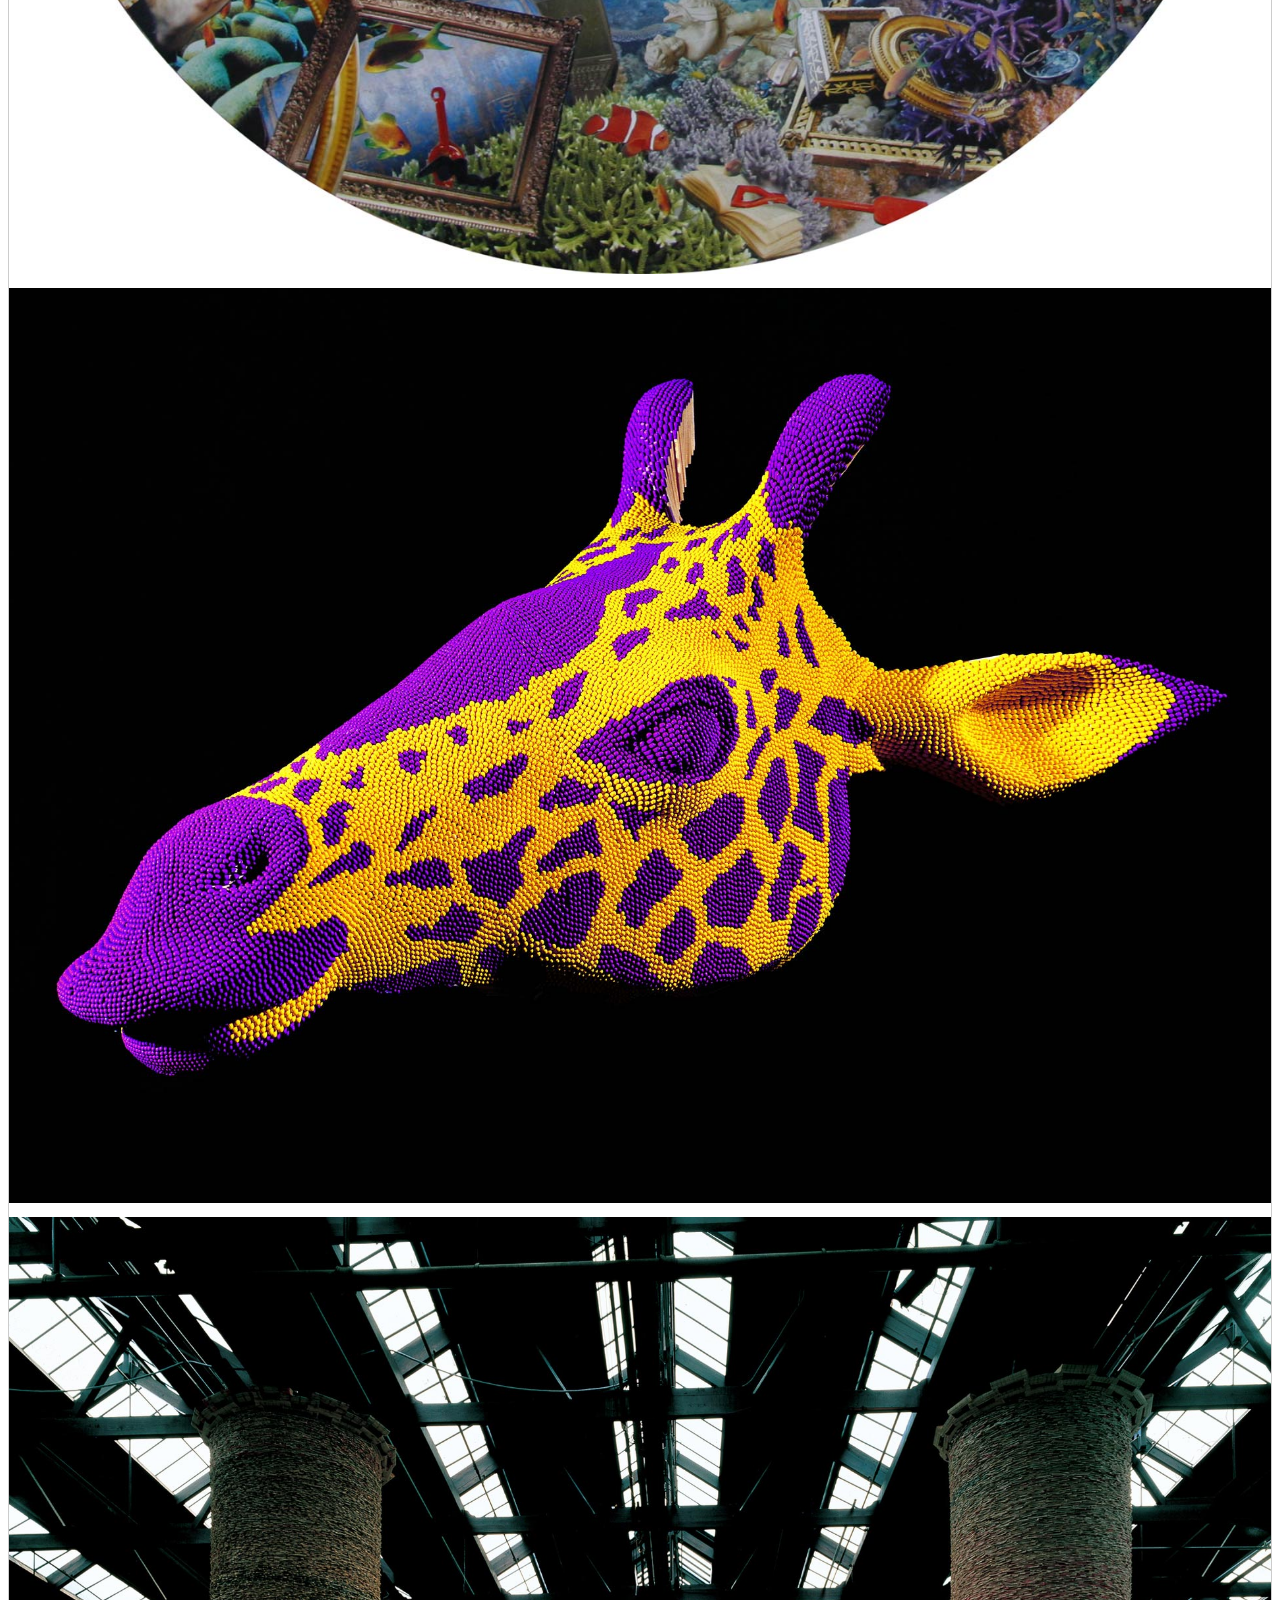
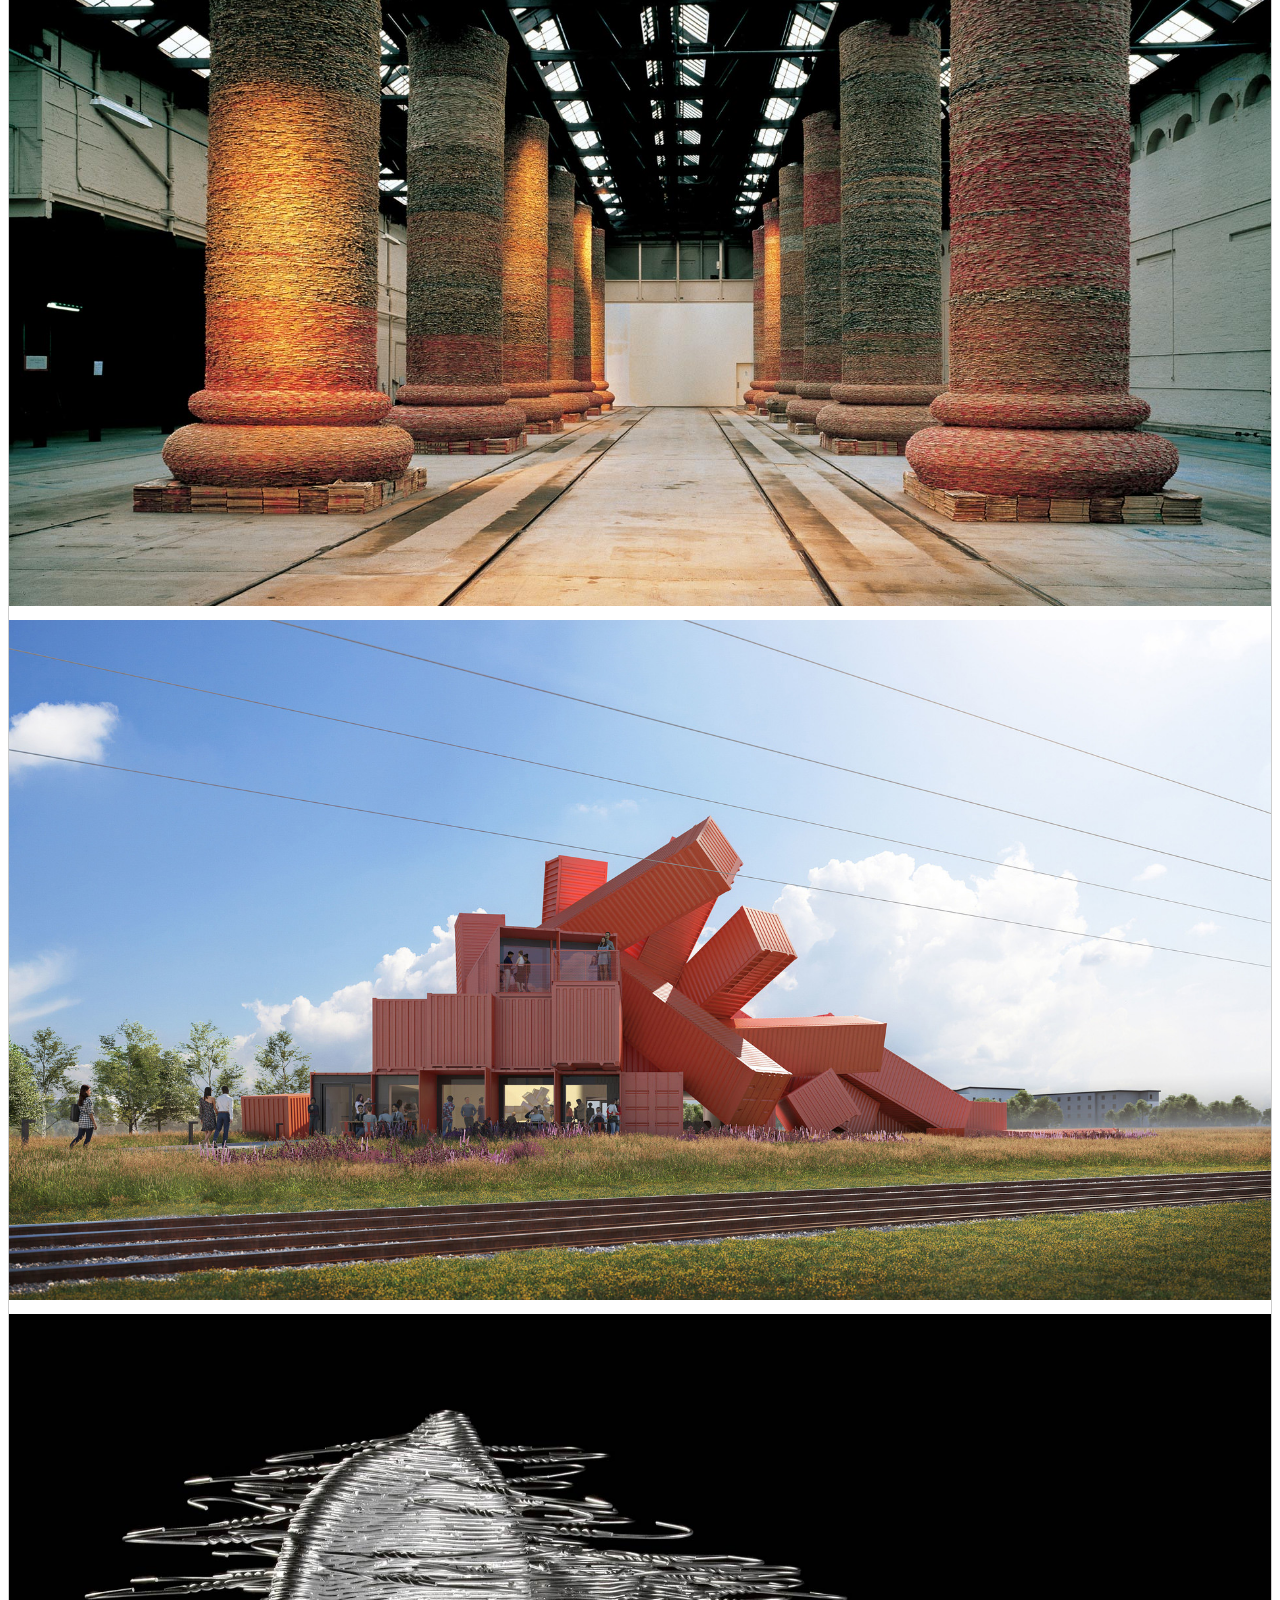
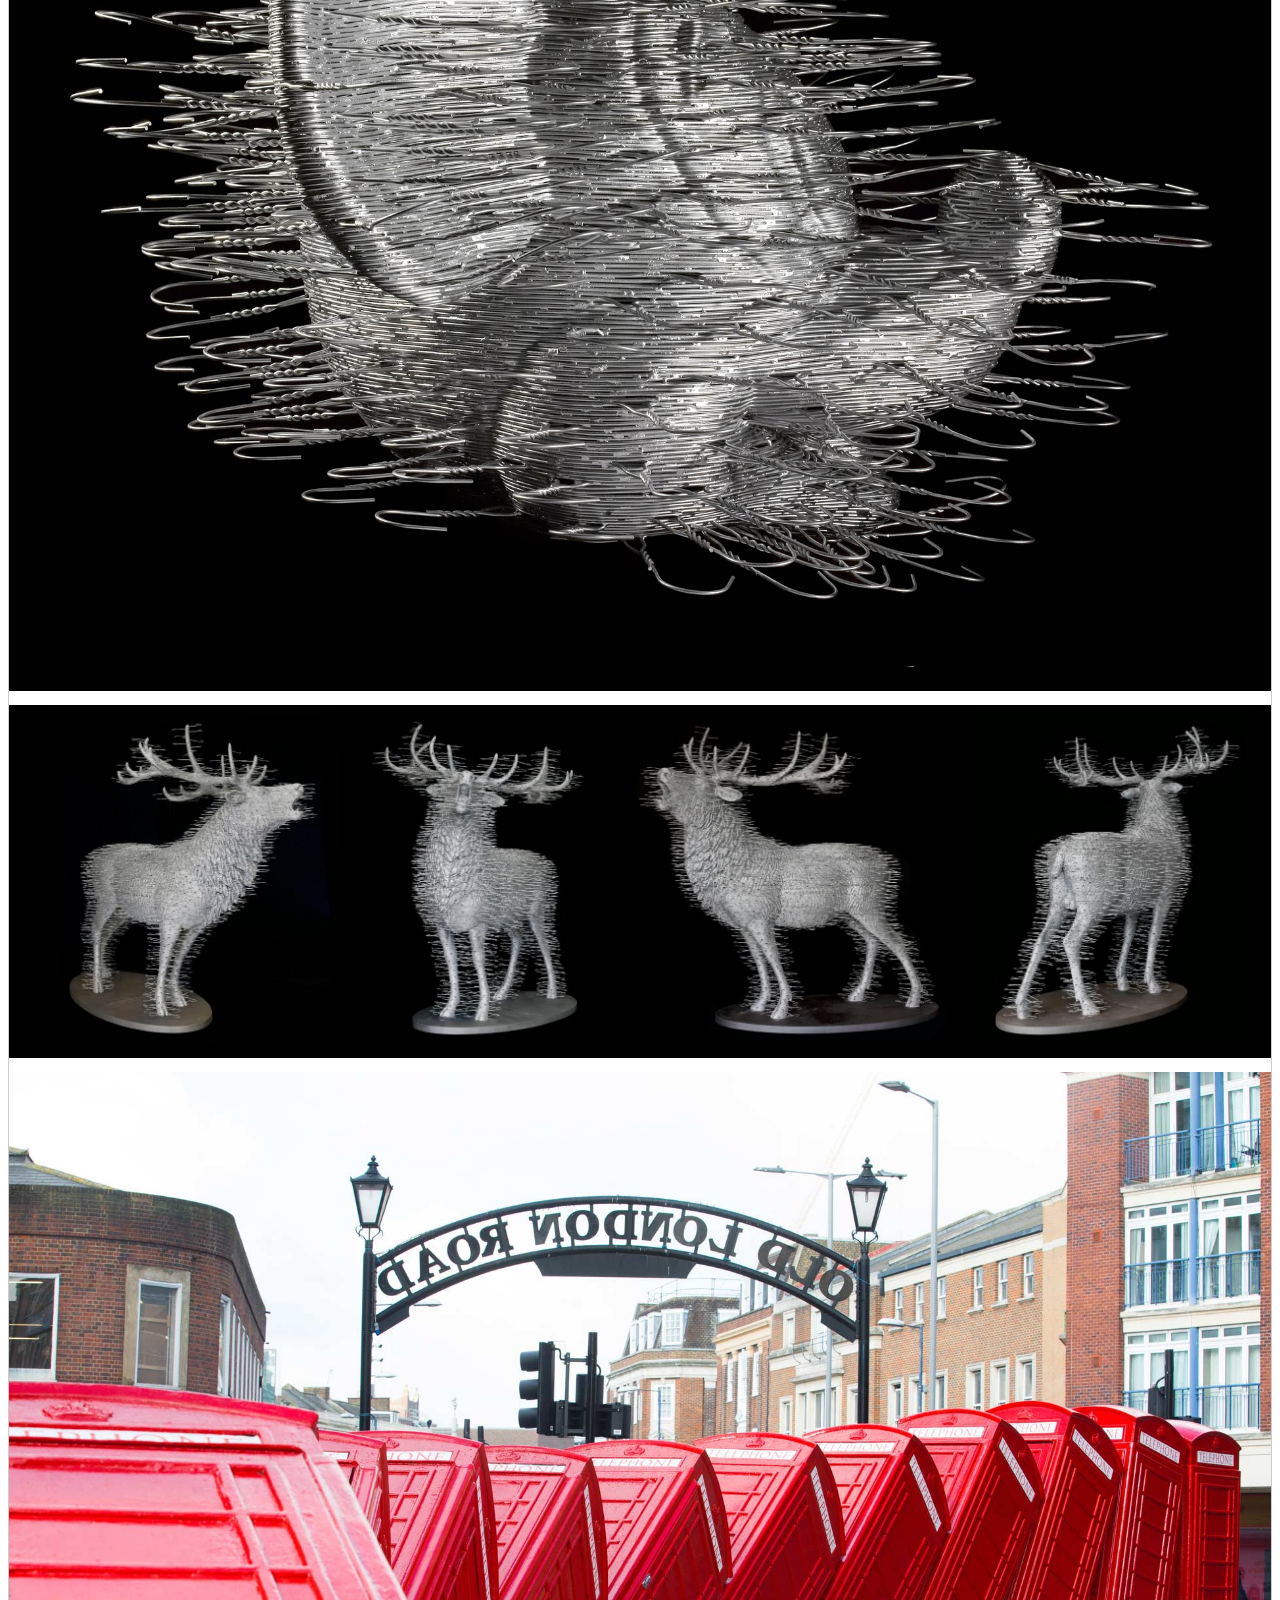
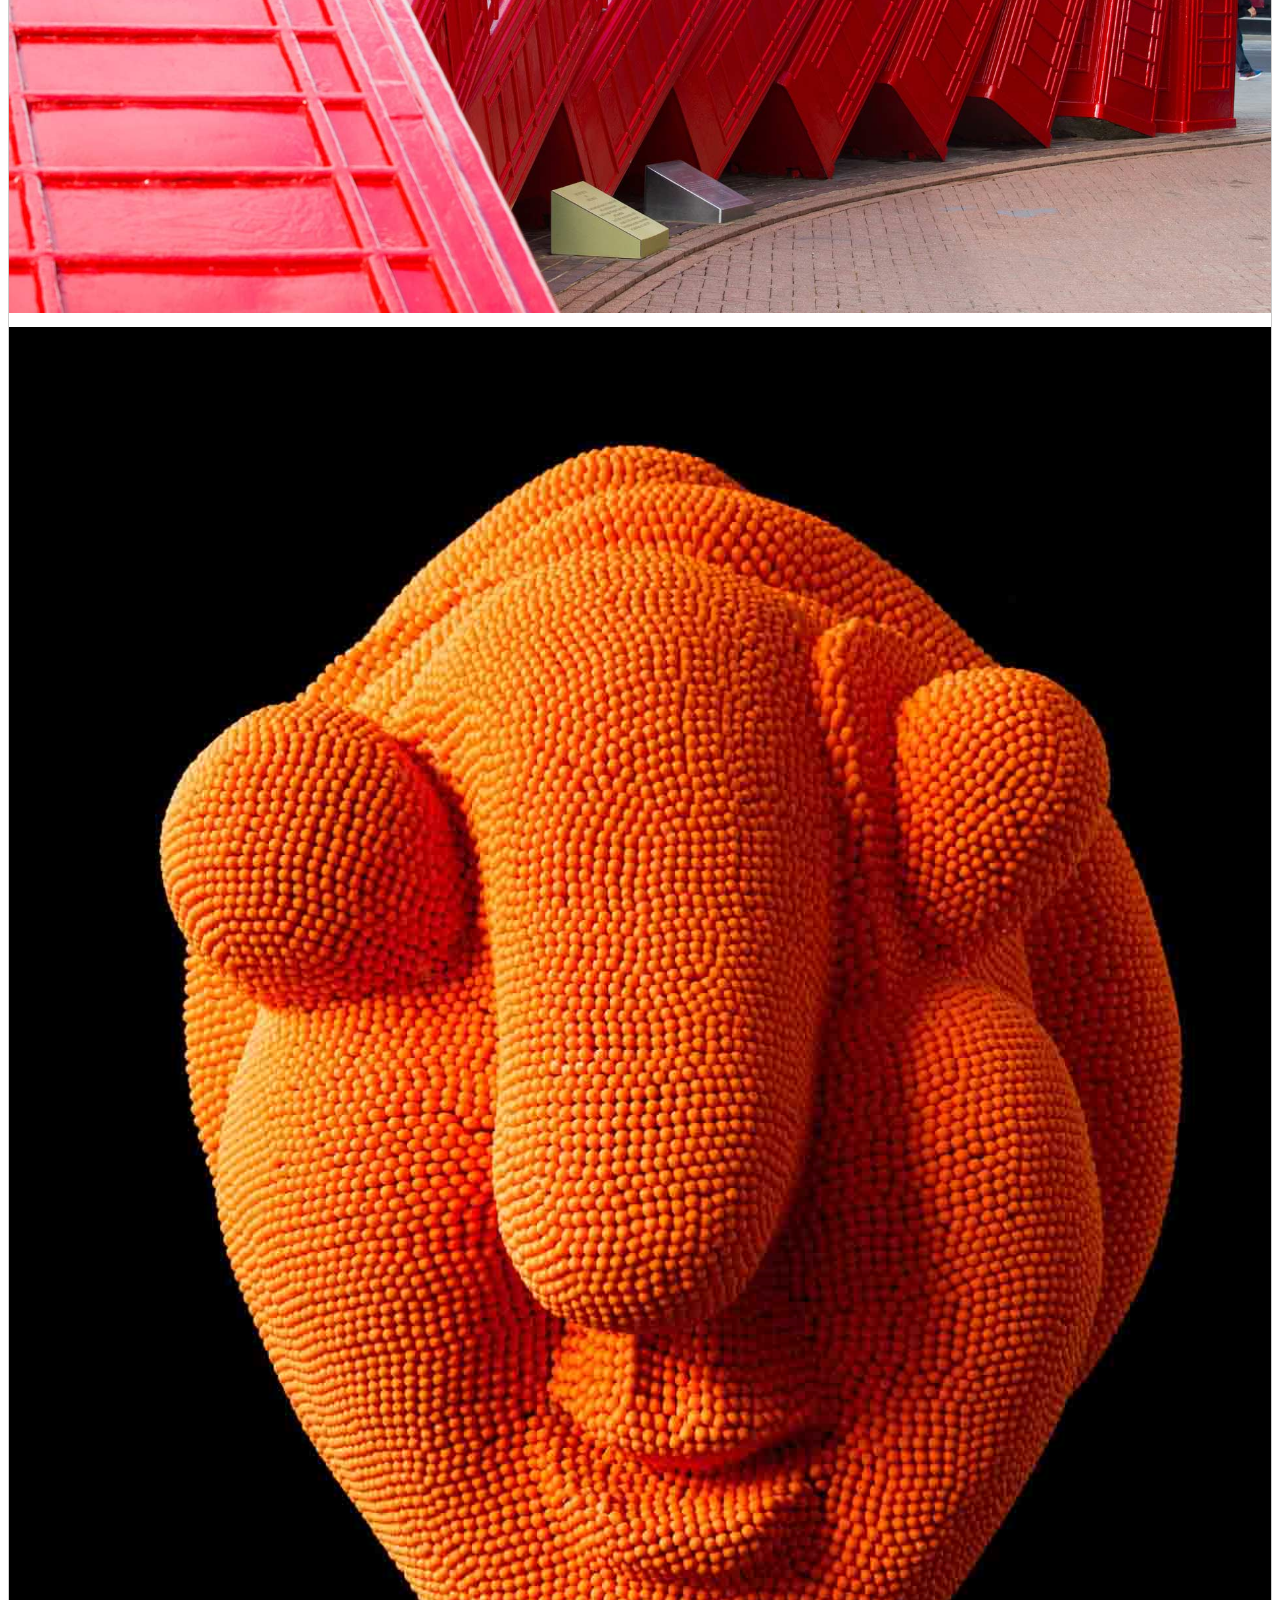
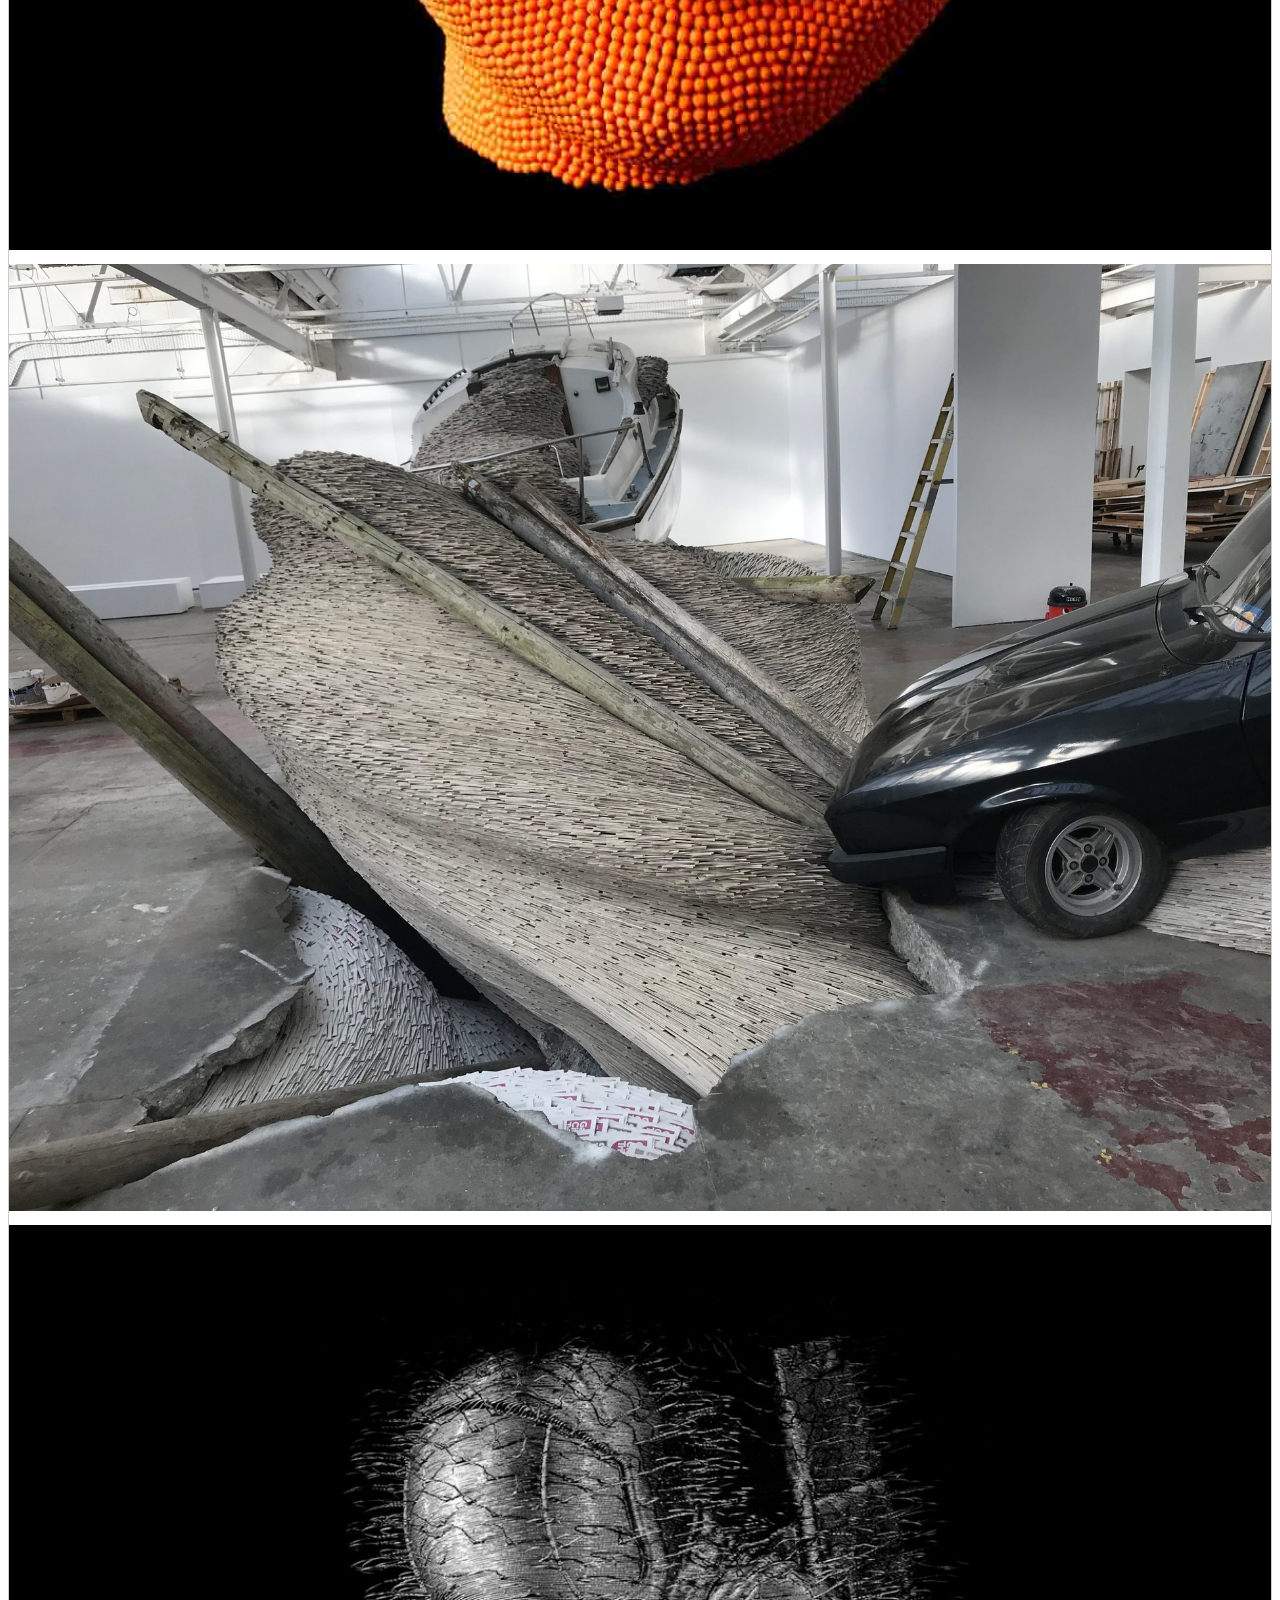
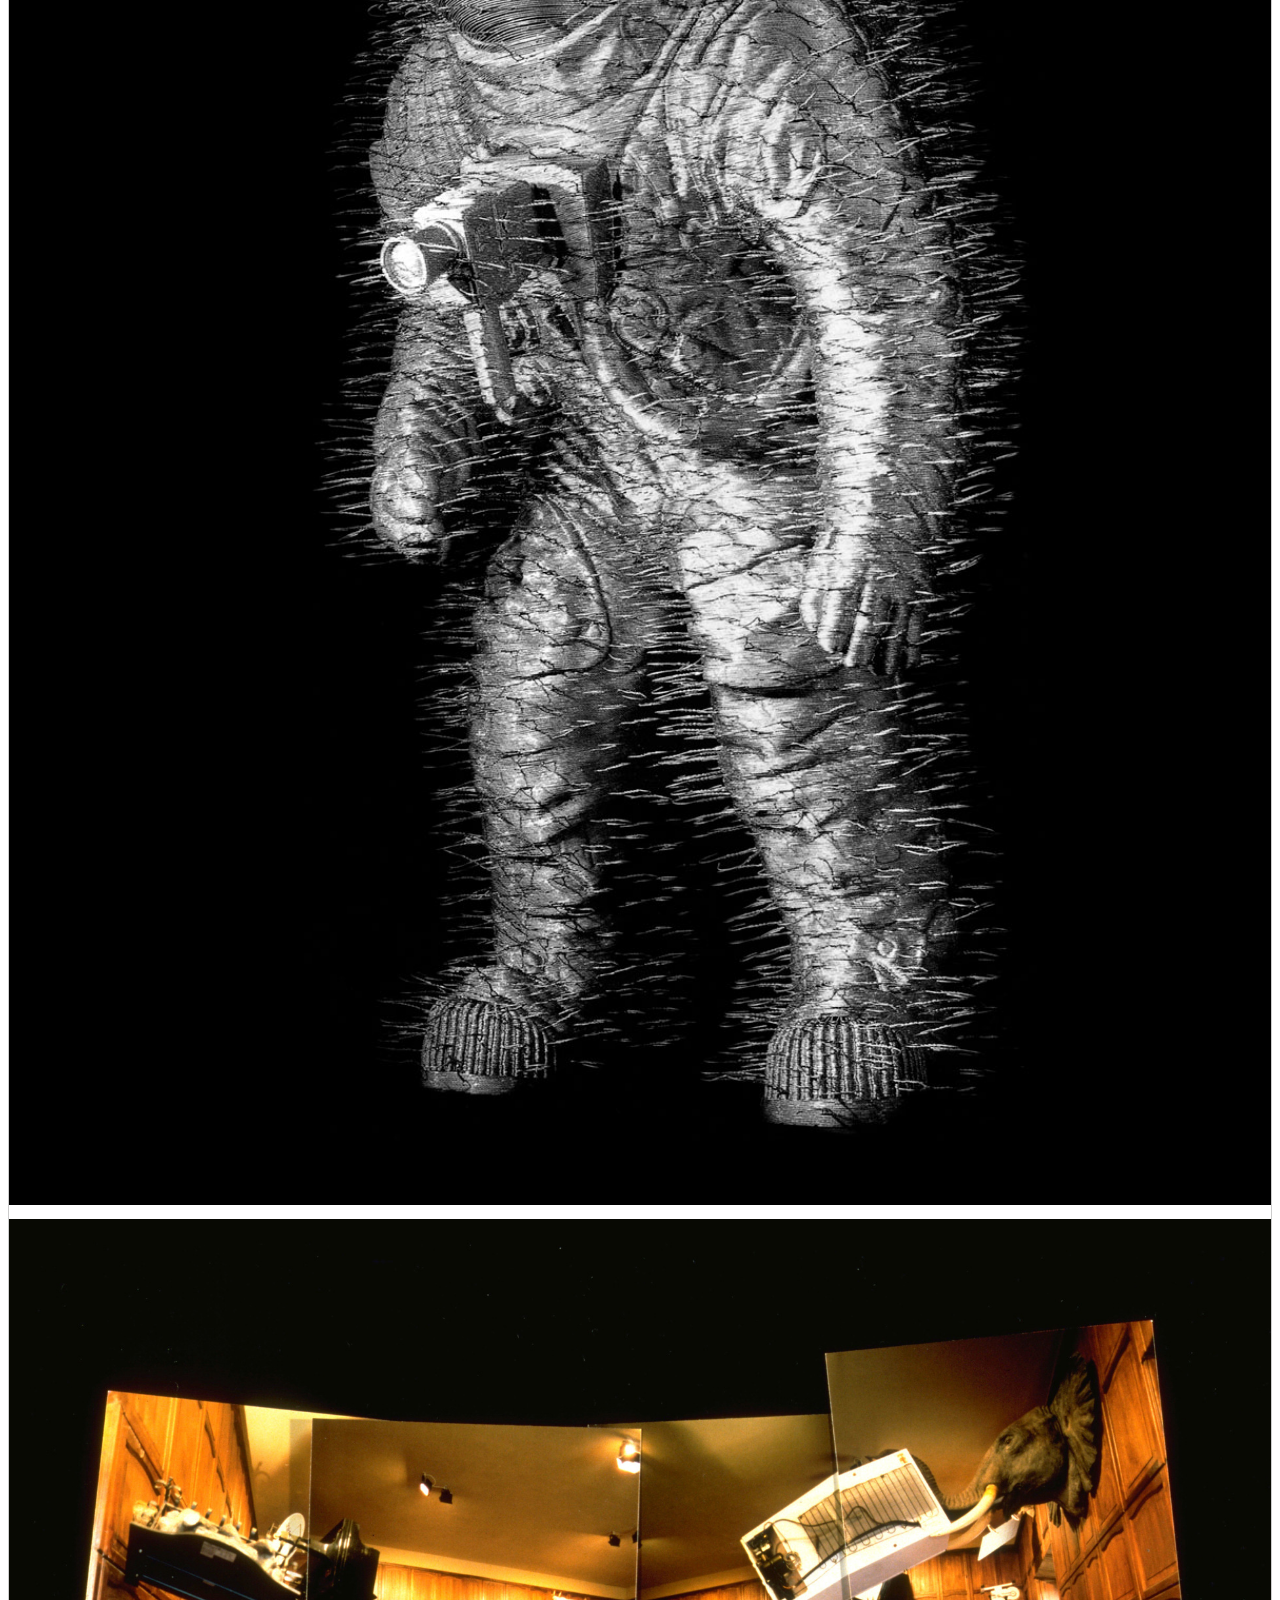
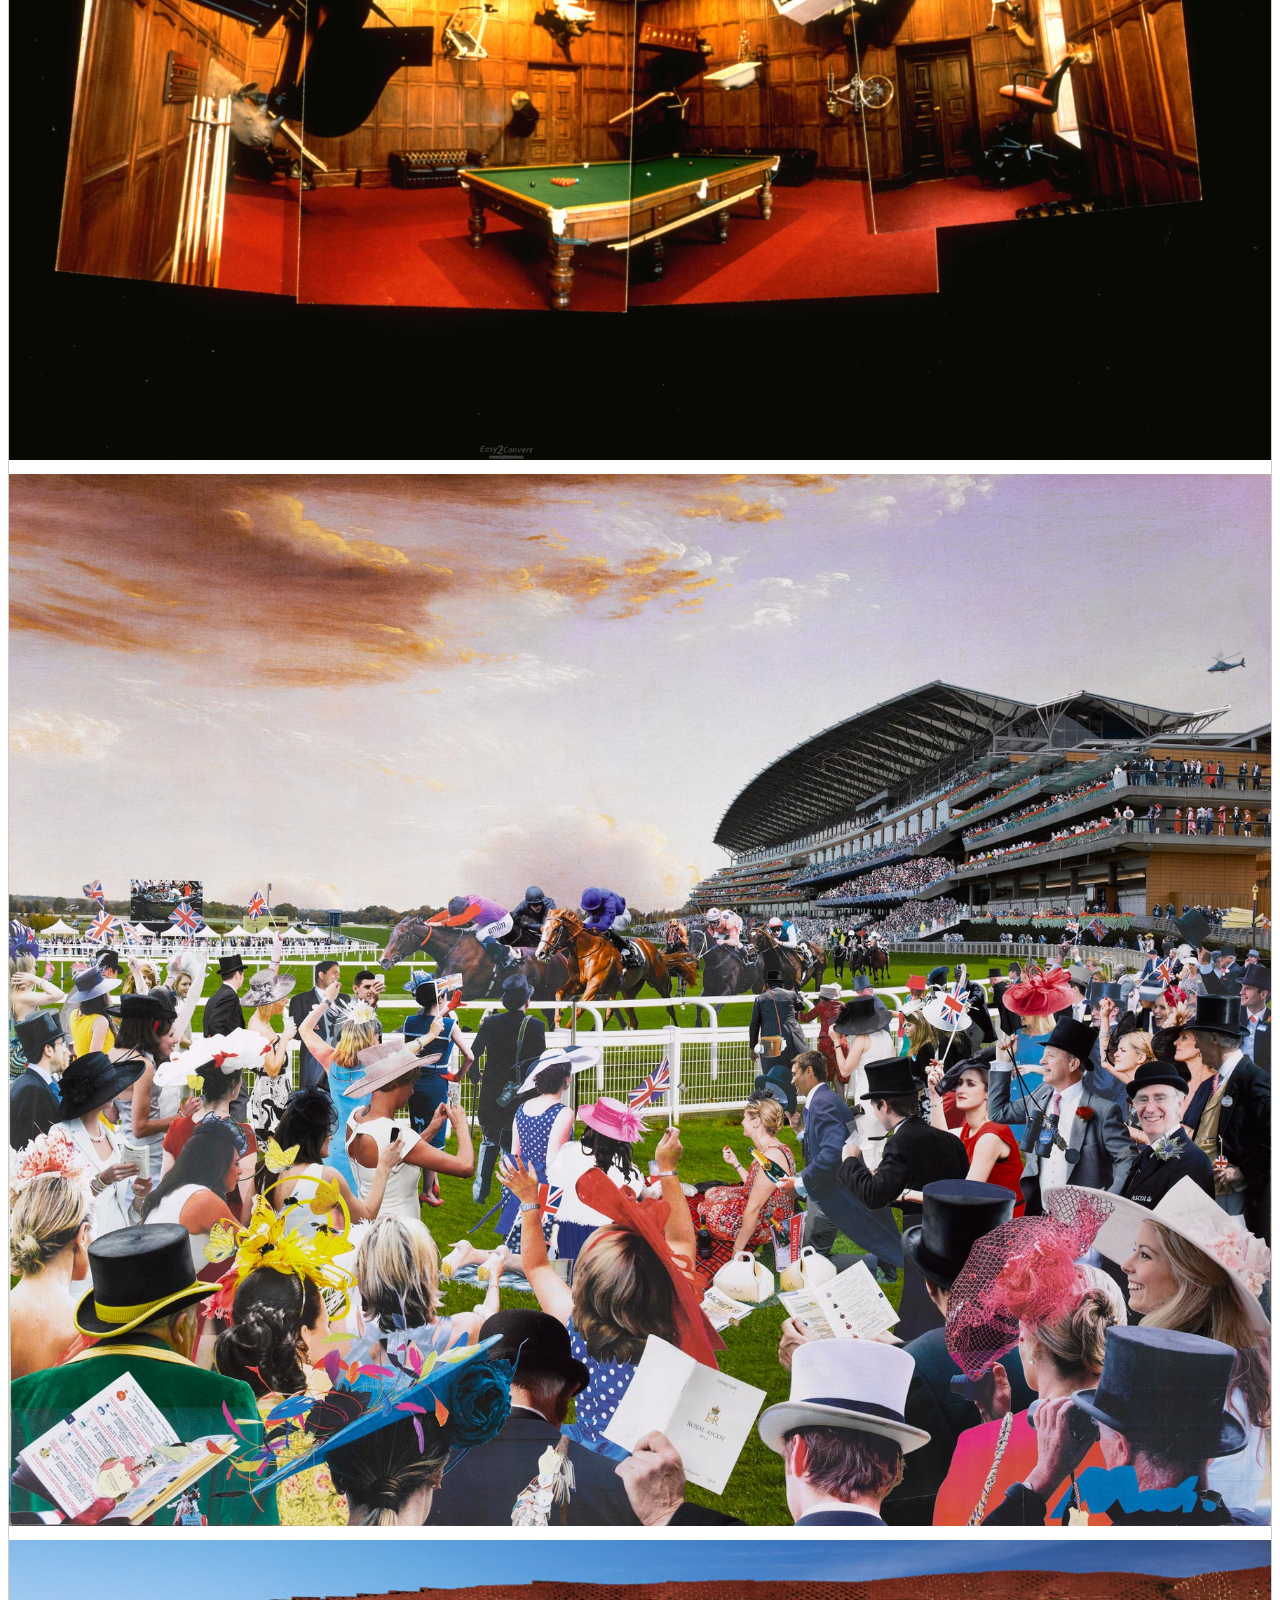
<file: gallery.html>
<!DOCTYPE html>
<html lang="en">
<head>
    <meta charset="UTF-8">
    <meta http-equiv="X-UA-Compatible" content="IE=edge">
    <meta name="viewport" content="width=device-width, initial-scale=1.0">
    <link rel="stylesheet" href="gallery.css">
    <link rel="website icon" href="./img/logo.png" type="png">
    <link href="https://cdn.jsdelivr.net/npm/bootstrap@5.3.0-alpha1/dist/css/bootstrap.min.css" rel="stylesheet" integrity="sha384-GLhlTQ8iRABdZLl6O3oVMWSktQOp6b7In1Zl3/Jr59b6EGGoI1aFkw7cmDA6j6gD" crossorigin="anonymous">
    <link rel="stylesheet" href="https://cdn.jsdelivr.net/npm/bootstrap-icons@1.10.3/font/bootstrap-icons.css">
    <link
      rel="stylesheet"
      href="https://cdn.jsdelivr.net/npm/swiper/swiper-bundle.min.css"
    />
    <title>GALLERY - David Mach</title>
</head>
<body>
    <nav>
        <div class="container ">
            
            <div class="row">
                <div class="col-md-1 david">
                    <img src="./img/logo.png" alt="logo">
                </div>
                <div class="col-md-9">
                    <ul>
                        <li><a href="./home.html">HOME</a></li>
                        <li><a href="./gallery.html" class="active">GALLERY</a></li>
                        <li><a href="./redsofa.html">RED SOFA</a></li>
                        <li><a href="">BUY DAVID'S WORK</a></li>
                        <li><a href="./connect.html">CONNECT</a></li>
                        <li><a href="./bio.html">BIOGRAPHY</a></li>
                    </ul>
                </div>
                <div class="col-md-2">
                    <div class="row">
                        <div class="col-md-9 center">
                            <i class="bi bi-facebook logos"></i>
                            <i class="bi bi-instagram logos"></i>
                            <i class="bi bi-twitter logos"></i>
                        </div>
                        <div class="col-md-3 cart">
                            <i class="bi bi-cart2 logos"></i>
                        </div>
                    </div>
                </div>
            </div>
        </div>
    </nav>
    <div class="container-fluid grid">
        <a href="./gallery.html" class="activated">ALL</a>
        <a href="./collage.html">COLLAGE</a>
        <a href="./coathanger.html">COATHANGER SCULPTURE</a>
        <a href="./matched.html">MATCHEAD SCULPTURE</a>
        <a href="./public.html">PUBLIC ART</a>
        <a href="./sculpture.html">SCULPTURE</a>
    </div>
    <section class="gallery container-fluid">
        <div class="row">
            <div class="col-md-3 bagana1">
                <img src="./img/bagana1/1.jpg" alt="">
                <img src="./img/bagana1/2.jpg" alt="">
                <img src="./img/bagana1/3.jpg" alt="">
                <img src="./img/bagana1/4.jpg" alt="">
                <img src="./img/bagana1/5.jpg" alt="">
                <img src="./img/bagana1/6.jpg" alt="">
                <img src="./img/bagana1/7.jpg" alt="">
                <img src="./img/bagana1/8.jpg" alt="">
                <img src="./img/bagana1/9.jpg" alt="">
                <img src="./img/bagana1/10.jpg" alt="">
                <img src="./img/bagana1/11.jpg" alt="">
                <img src="./img/bagana1/12.jpg" alt="">
                <img src="./img/bagana1/13.jpg" alt="">
                <img src="./img/bagana1/14.jpg" alt="">
                <img src="./img/bagana1/15.jpg" alt="">
                <img src="./img/bagana1/16.jpg" alt="">
                <img src="./img/bagana1/17.jpg" alt="">
                <img src="./img/bagana1/18.jpg" alt="">
                <img src="./img/bagana1/19.jpg" alt="">
            </div>
            <div class="col-md-3 bagana2">
                <img src="./img/bagana2/1.jpg" alt="">
                <img src="./img/bagana2/2.jpg" alt="">
                <img src="./img/bagana2/3.jpg" alt="">
                <img src="./img/bagana2/4.jpg" alt="">
                <img src="./img/bagana2/5.jpg" alt="">
                <img src="./img/bagana2/6.jpg" alt="">
                <img src="./img/bagana2/7.jpg" alt="">
                <img src="./img/bagana2/8.jpg" alt="">
                <img src="./img/bagana2/9.jpg" alt="">
                <img src="./img/bagana2/10.jpg" alt="">
                <img src="./img/bagana2/11.jpg" alt="">
                <img src="./img/bagana2/12.jpg" alt="">
                <img src="./img/bagana2/13.jpg" alt="">
                <img src="./img/bagana2/14.jpg" alt="">
            </div>
            <div class="col-md-3 bagana3">
                <img src="./img/bagana3/1.jpg" alt="">
                <img src="./img/bagana3/2.jpg" alt="">
                <img src="./img/bagana3/3.jpg" alt="">
                <img src="./img/bagana3/4.jpg" alt="">
                <img src="./img/bagana3/5.jpg" alt="">
                <img src="./img/bagana3/6.jpg" alt="">
                <img src="./img/bagana3/7.jpg" alt="">
                <img src="./img/bagana3/8.jpg" alt="">
                <img src="./img/bagana3/9.jpg" alt="">
                <img src="./img/bagana3/10.jpg" alt="">
                <img src="./img/bagana3/11.jpg" alt="">
                <img src="./img/bagana3/12.jpg" alt="">
                <img src="./img/bagana3/13.jpg" alt="">
                <img src="./img/bagana3/14.jpg" alt="">
                <img src="./img/bagana3/15.jpg" alt="">
            </div>
            <div class="col-md-3 bagana4">
                <img src="./img/bagana4/1.jpg" alt="">
                <img src="./img/bagana4/2.jpg" alt="">
                <img src="./img/bagana4/3.jpg" alt="">
                <img src="./img/bagana4/4.jpg" alt="">
                <img src="./img/bagana4/5.jpg" alt="">
                <img src="./img/bagana4/6.jpg" alt="">
                <img src="./img/bagana4/7.jpg" alt="">
                <img src="./img/bagana4/8.jpg" alt="">
                <img src="./img/bagana4/9.jpg" alt="">
                <img src="./img/bagana4/10.jpg" alt="">
                <img src="./img/bagana4/11.jpg" alt="">
                <img src="./img/bagana4/12.jpg" alt="">
                <img src="./img/bagana4/13.jpg" alt="">
                <img src="./img/bagana4/14.jpg" alt="">
                <img src="./img/bagana4/15.jpg" alt="">
                <img src="./img/bagana4/16.jpg" alt="">
            </div>
        </div>
    </section>
    <footer>
        <div class="footer-top">
            <div class="container">
                <div class="row">
                    <div class="col-md-6">
                        <ul>
                            <h3>LINKS</h3>
                            <li><a href="./gallery.html">GALLERY</a></li>
                            <li><a href="./redsofa.html">RED SOFA</a></li>
                            <li><a href="">BUY DAVID'S WORK</a></li>
                            <li><a href="./connect.html">CONNECT</a></li>
                            <li><a href="./bio.html">BIOGRAPHY</a></li>
                        </ul>
                        <ul>
                            <h3>OTHER LINKS</h3>
                            <li><a href="">PRIVACY POLICY</a></li>
                            <li><a href="">WEB T & C'S</a></li>
                        </ul>
                    </div>
                    <div class="col-md-6 mailing">
                        <input type="submit" value="RED SOFA" src="./redsofa.html">
                        <div class="subscribe">
                            <h3>KEEP UP TO DATE WITH DAVID</h3>
                            <input type="text" placeholder="Email">
                            <input type="submit" class="butt" value="Subscribe">
                        </div>
                    </div>
                </div>
            </div>
        </div>
        <div class="footer-bot">
            <div class="container">
                <div class="row">
                    <div class="col-md-11">
                        <p>All images featured on this web site are under strict copyright regulation and required a licence for reproduction in print or online.</p>
                        <p>Please note that any unauthorised use of images from this website is in breach of copyright regulations.</p>
                    </div>
                    <div class="col-md-1">
                        <a href="https://dieselgraf.com/" target="_blank">dieselgraf</a>
                    </div>
                </div>
            </div>
        </div>
    </footer>
    <!-- bootstrap javascript -->
    <script src="https://cdn.jsdelivr.net/npm/bootstrap@5.3.0-alpha1/dist/js/bootstrap.bundle.min.js" integrity="sha384-w76AqPfDkMBDXo30jS1Sgez6pr3x5MlQ1ZAGC+nuZB+EYdgRZgiwxhTBTkF7CXvN" crossorigin="anonymous"></script>
</body>
</file>
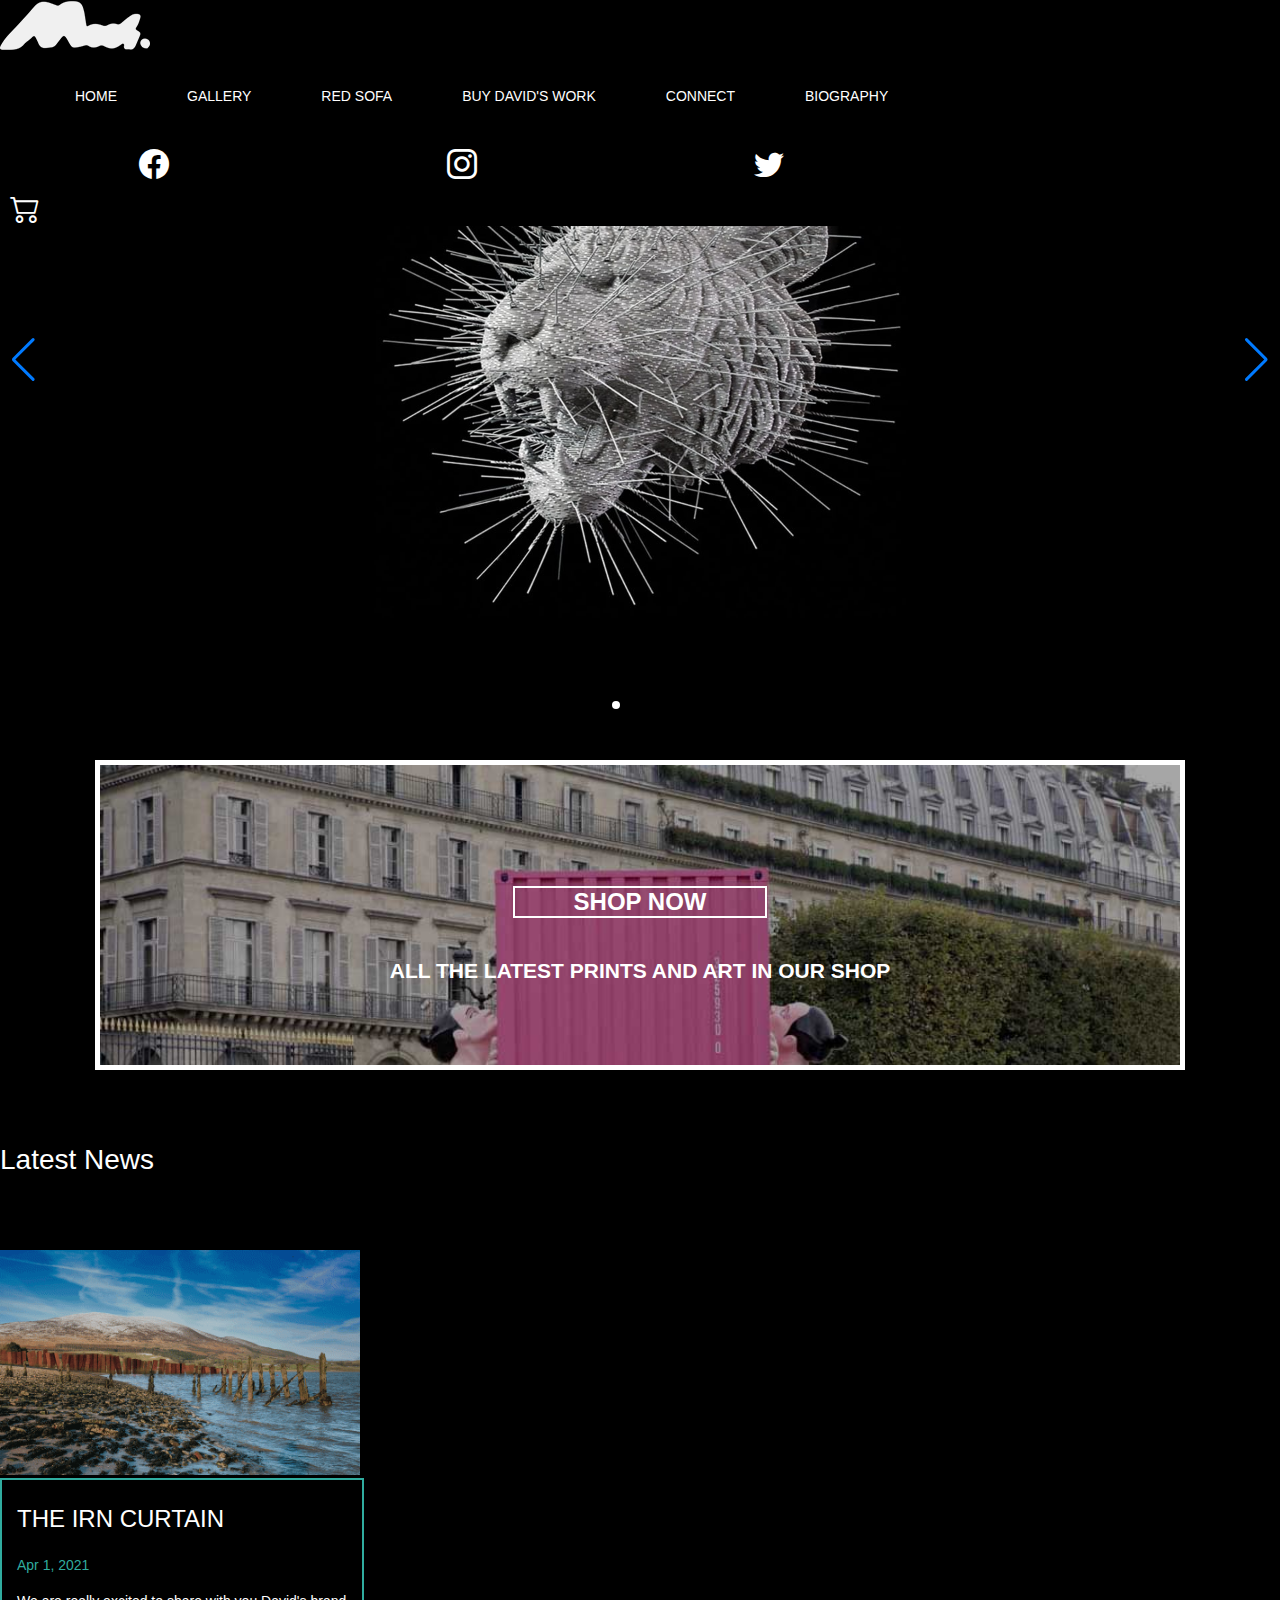
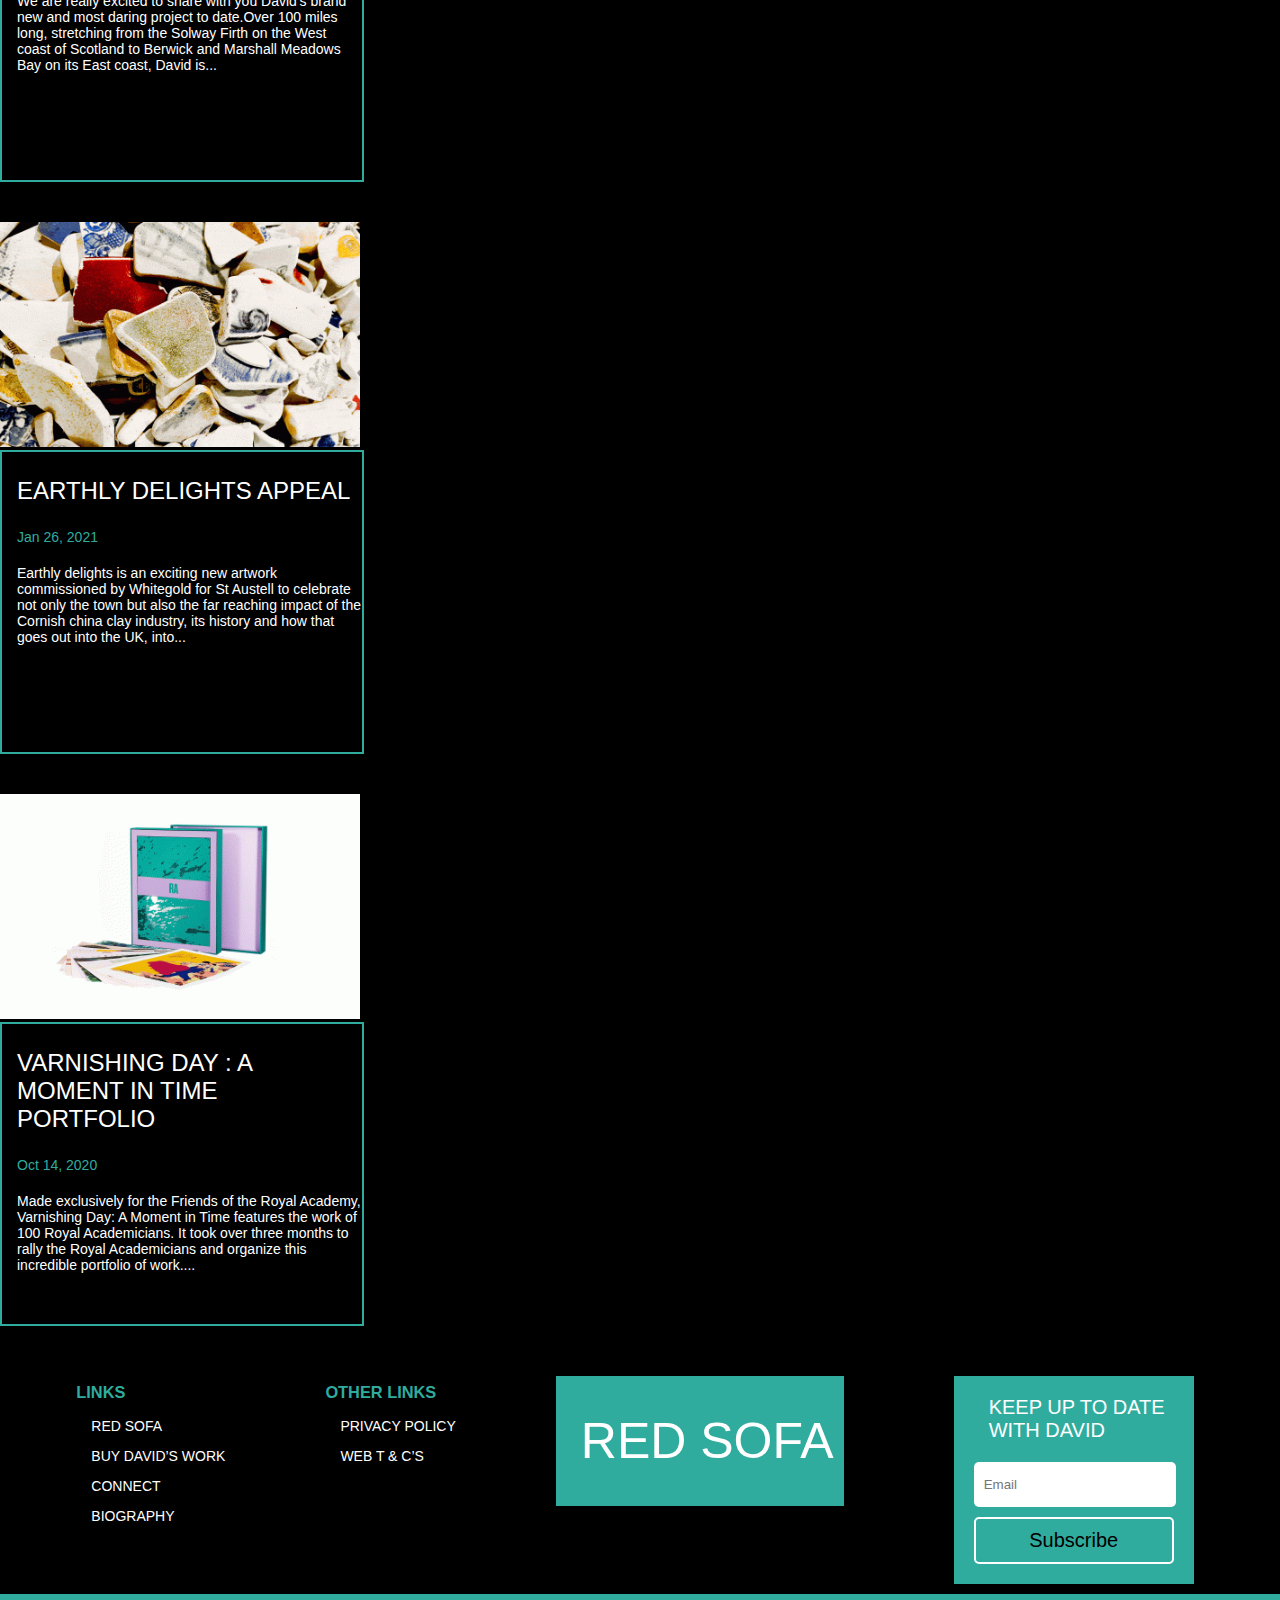
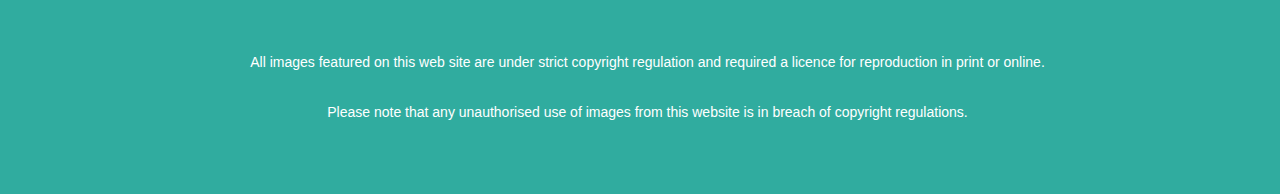
<file: home.html>
<!DOCTYPE html>
<html lang="en">
<head>
    <meta charset="UTF-8">
    <meta http-equiv="X-UA-Compatible" content="IE=edge">
    <meta name="viewport" content="width=device-width, initial-scale=1.0">
    <title>Biy daalt 1.20</title>
    <link rel="website icon" href="./img/logo.svg" type="png">
    <link rel="stylesheet" href="home.css">
    <link href="https://cdn.jsdelivr.net/npm/bootstrap@5.3.0-alpha1/dist/css/bootstrap.min.css" rel="stylesheet" integrity="sha384-GLhlTQ8iRABdZLl6O3oVMWSktQOp6b7In1Zl3/Jr59b6EGGoI1aFkw7cmDA6j6gD" crossorigin="anonymous">
    <link rel="stylesheet" href="https://cdn.jsdelivr.net/npm/bootstrap-icons@1.10.3/font/bootstrap-icons.css">
    <link
      rel="stylesheet"
      href="https://cdn.jsdelivr.net/npm/swiper/swiper-bundle.min.css"
    />
</head>
<body>
    <nav>
        <div class="container ">
            
            <div class="row">
                <div class="col-md-1">
                    <img src="./img/logo.png" alt="logo">
                </div>
                <div class="col-md-9">
                    <ul>
                        <li><a href="">HOME</a></li>
                        <li><a href="">GALLERY</a></li>
                        <li><a href="">RED SOFA</a></li>
                        <li><a href="">BUY DAVID'S WORK</a></li>
                        <li><a href="">CONNECT</a></li>
                        <li><a href="">BIOGRAPHY</a></li>
                    </ul>
                </div>
                <div class="col-md-2">
                    <div class="row">
                        <div class="col-md-9 center">
                            <i class="bi bi-facebook logos"></i>
                            <i class="bi bi-instagram logos"></i>
                            <i class="bi bi-twitter logos"></i>
                        </div>
                        <div class="col-md-3">
                            <i class="bi bi-cart2 logos"></i>
                        </div>
                    </div>
                </div>
            </div>
        </div>
    </nav>
    <section class="main">
        <div class="swiper mySwiper">
            <div class="swiper-wrapper">
              <div class="swiper-slide">
                <img src="./img/tiger-header.jpg" alt="swiper1">
              </div>
              <div class="swiper-slide">
                <img src="./img/slider-4-min.jpg" alt="swiper2">
              </div>
              <div class="swiper-slide">
                <img src="./img/chaplin.jpg" alt="swiper3">
              </div>
              <div class="swiper-slide">
                <img src="./img/Mach_1_Edinburgh.gif" alt="swiper4">
              </div>
            </div>
            <div class="swiper-button-next"></div>
            <div class="swiper-button-prev"></div>
            <div class="swiper-pagination"></div>
          </div>
    </section>
    <section id="second">
        <div class="container ">
            <div class="img">
                <h3>SHOP NOW</h3>
                <h2>ALL THE LATEST PRINTS AND ART IN OUR SHOP</h2>
            </div>
        </div>
    </section>
    <section id="third">
        <div class="container">
            <div class="h1">
                <h1>Latest News</h1>
            </div>
            <div class="row">
                <div class="col-md-4 card">
                    <div class="cardimg">
                        <img src="./img/card1.gif" alt="card1">
                    </div>
                    <div class="cardcontent">
                        <h3>THE IRN CURTAIN</h3>
                        <span>Apr 1, 2021</span>
                        <p>We are really excited to share with you David's brand new and most daring project to date.Over 100 miles long, stretching from the Solway Firth on the West coast of Scotland to Berwick and Marshall Meadows Bay on its East coast, David is...</p>
                    </div>
                </div>
                <div class="col-md-4 card">
                    <div class="cardimg">
                        <img src="./img/card2.gif" alt="">
                    </div>
                    <div class="cardcontent">
                        <h3>EARTHLY DELIGHTS APPEAL</h3>
                        <span>Jan 26, 2021</span>
                        <p>Earthly delights is an exciting new artwork commissioned by Whitegold for St Austell to celebrate not only the town but also the far reaching impact of the Cornish china clay industry, its history and how that goes out into the UK, into...</p>
                    </div>
                </div>
                <div class="col-md-4 card">
                    <div class="cardimg">
                        <img src="./img/card3.gif" alt="">
                    </div>
                    <div class="cardcontent">
                        <h3>VARNISHING DAY : A MOMENT IN TIME PORTFOLIO</h3>
                        <span>Oct 14, 2020</span>
                        <p>Made exclusively for the Friends of the Royal Academy, Varnishing Day: A Moment in Time features the work of 100 Royal Academicians. It took over three months to rally the Royal Academicians and organize this incredible portfolio of work....</p>
                    </div>
                </div>
            </div>
        </div>
    </section>
    <div class="footer">
        <div class="footer_links">
            <a href=""><h3>LINKS</h3></a>
            <a href=""><p>RED SOFA</p></a>
            <a href=""><p>BUY DAVID’S WORK</p></a>
            <a href=""><p>CONNECT</p></a>
            <a href=""><p>BIOGRAPHY</p></a>
        </div>
        <div>
            <a href=""><h3>OTHER LINKS</h3></a>
            <a href=""><p>PRIVACY POLICY</p></a>
            <a href=""><p>WEB T & C’S</p></a>
        </div>
        <div class="footer_item">
            <a href=""><p>RED SOFA</p></a>
        </div>
        <div class="footer_item_1">
            <p>KEEP UP TO DATE WITH DAVID</p>
            <input type="email" placeholder="Email">
            <div class="submit">
                <button>Subscribe</button>

            </div>
        </div>
    </div>
    <div class="footer_text">
        <p>All images featured on this web site are under strict copyright regulation and required a licence for
            reproduction in print or online.
        </p>
        <p>Please note that any unauthorised use of images from this website is in breach of copyright regulations.</p>
    </div>

    <!-- bootstrap script -->
    <script src="https://cdn.jsdelivr.net/npm/bootstrap@5.3.0-alpha1/dist/js/bootstrap.bundle.min.js" integrity="sha384-w76AqPfDkMBDXo30jS1Sgez6pr3x5MlQ1ZAGC+nuZB+EYdgRZgiwxhTBTkF7CXvN" crossorigin="anonymous"></script>

    <!-- Swiper JS -->
    <script src="https://cdn.jsdelivr.net/npm/swiper/swiper-bundle.min.js"></script>

    <!-- Initialize Swiper -->
    <script>
      var swiper = new Swiper(".mySwiper", {
        cssMode: true,
        navigation: {
          nextEl: ".swiper-button-next",
          prevEl: ".swiper-button-prev",
        },
        pagination: {
          el: ".swiper-pagination",
        },
        mousewheel: true,
        freemode: true,
        keyboard: true,
        loop: true,
        autoplay: {
            delay: 3500,
            disableoninteraction: false,
          },
          
      });
    </script>
</body>
</html>
</file>
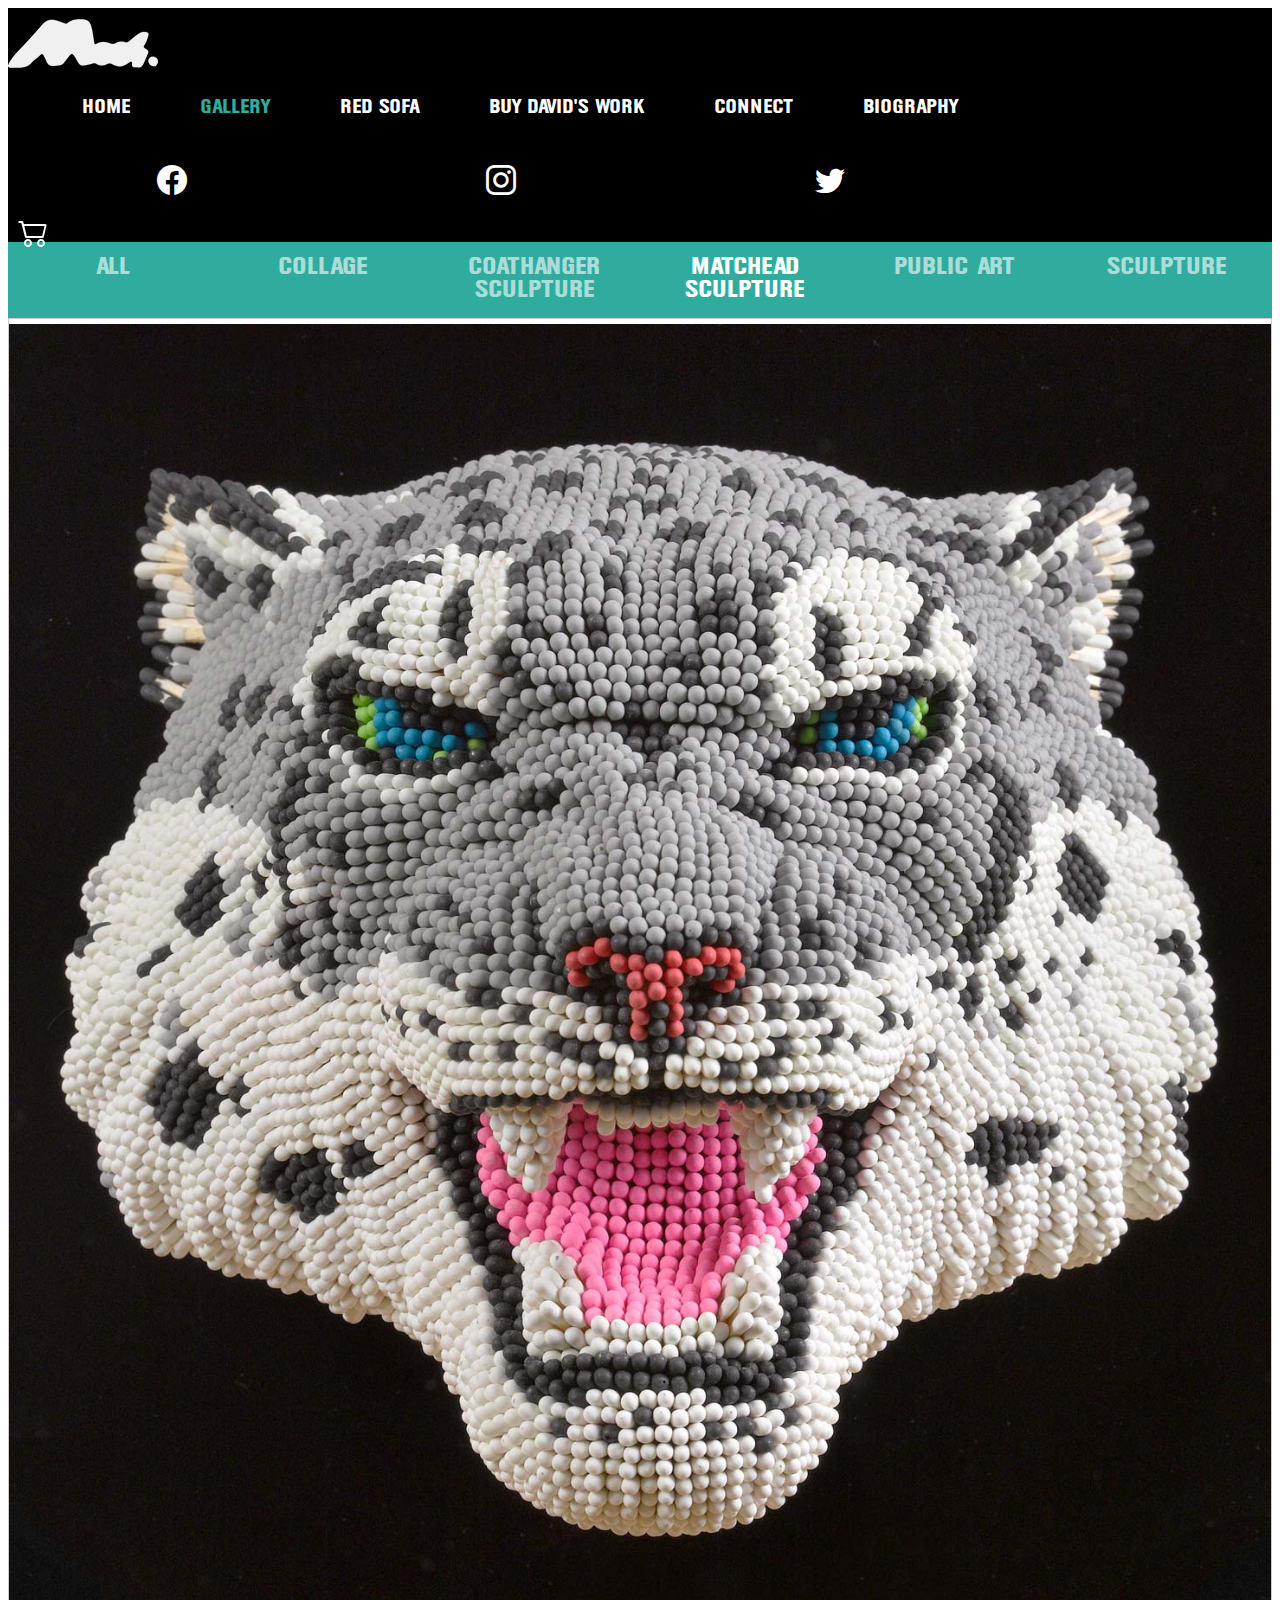
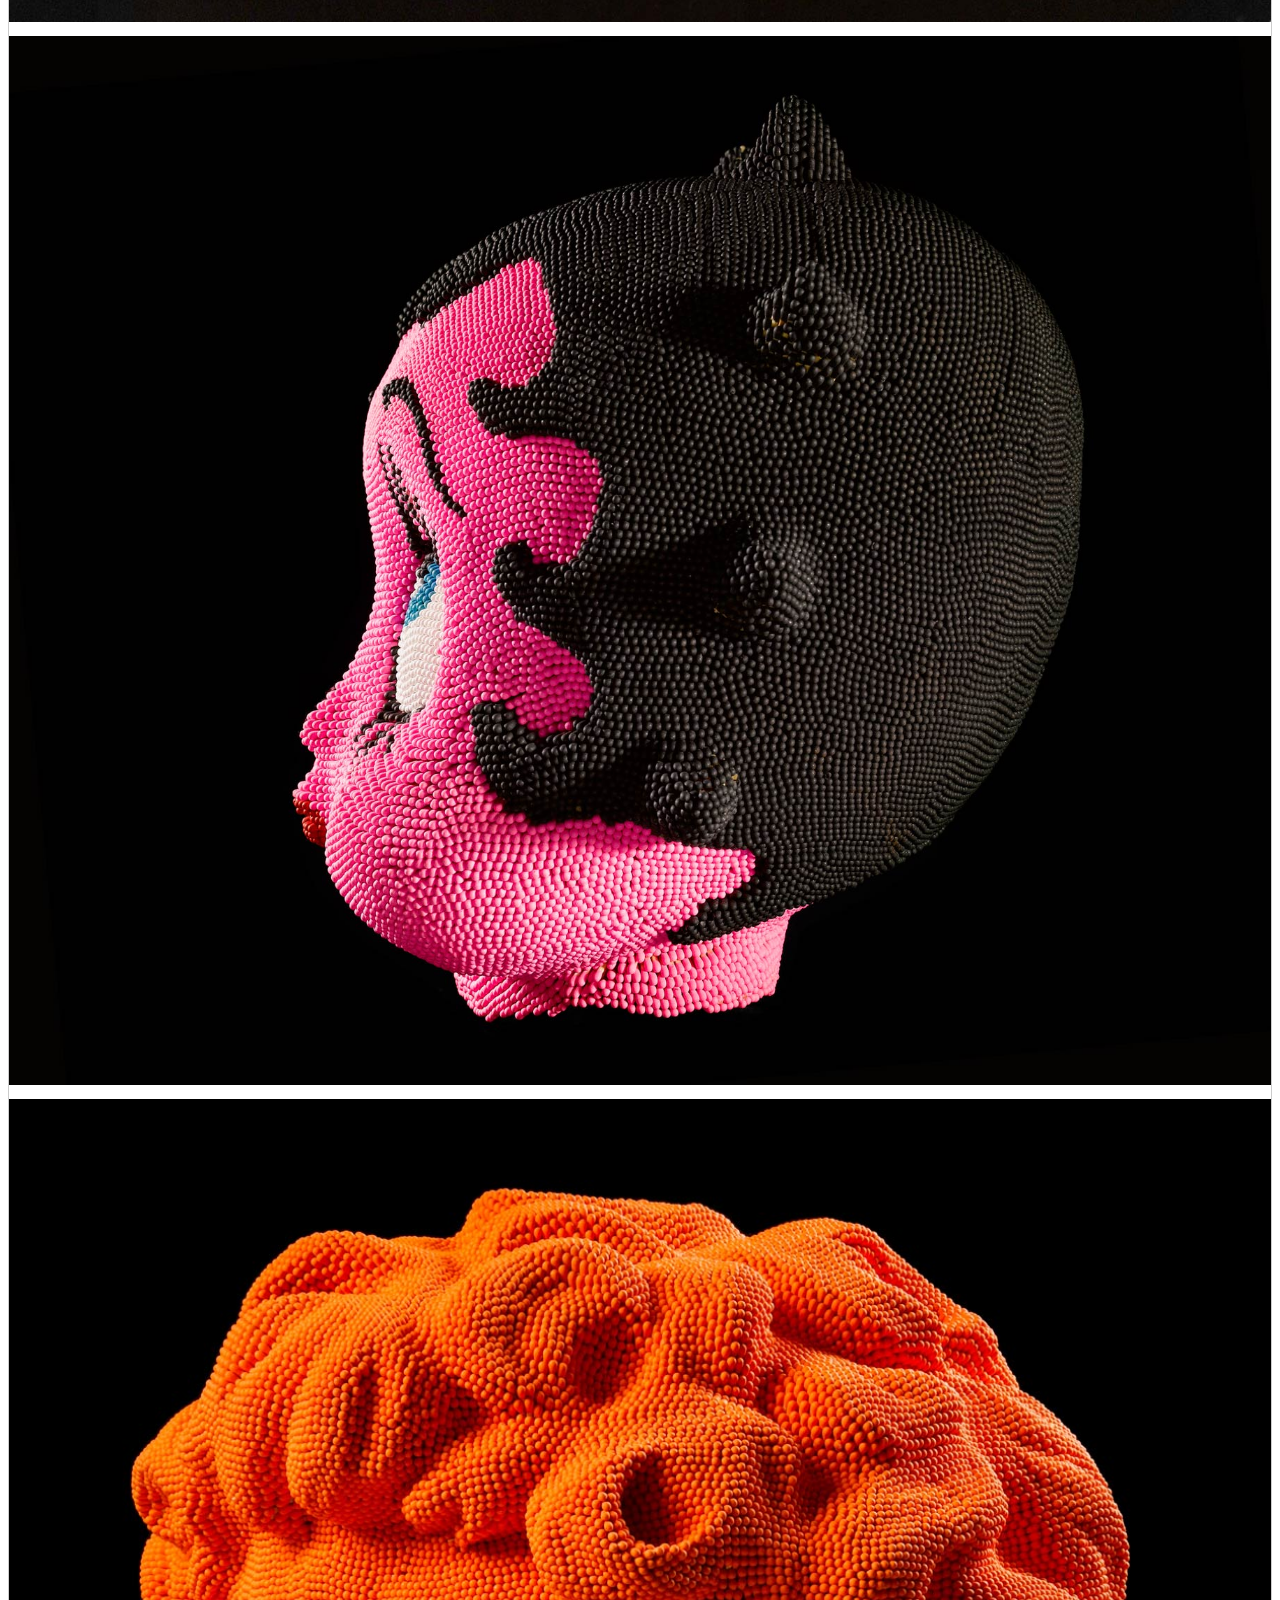
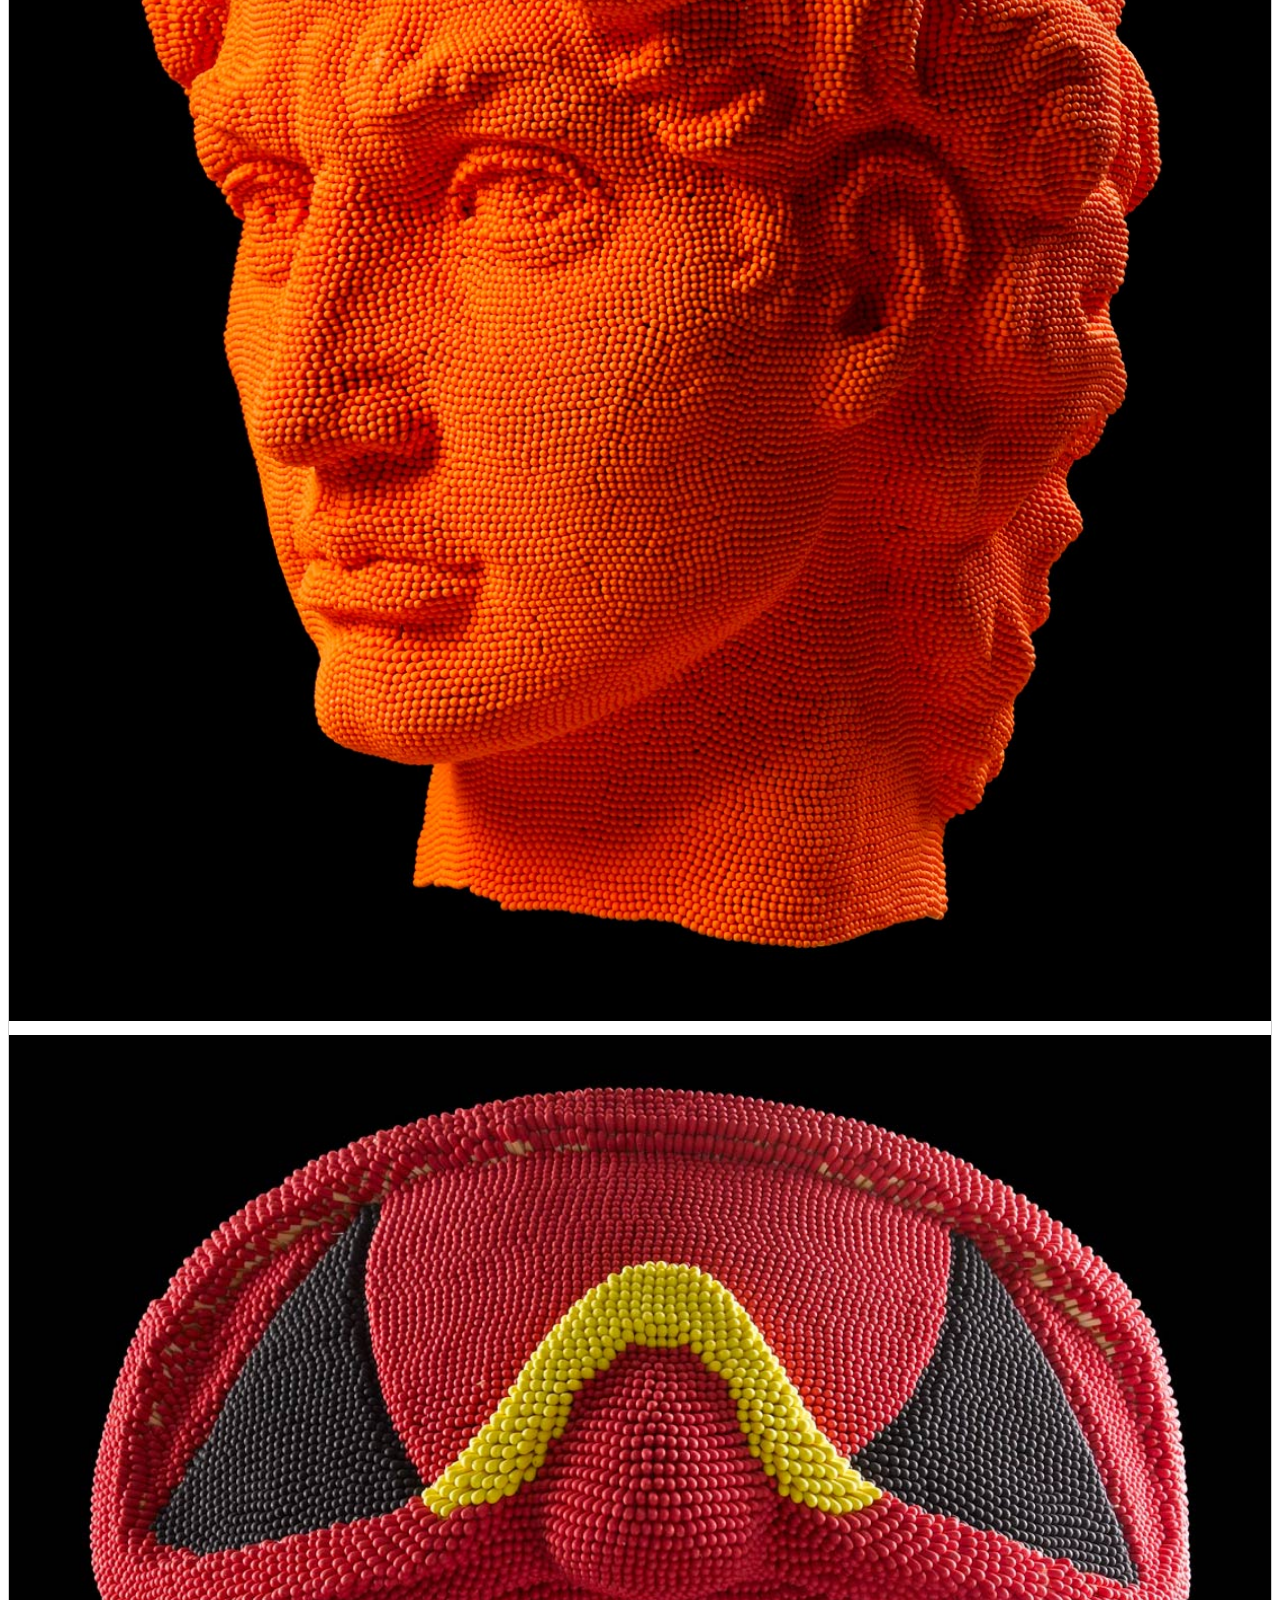
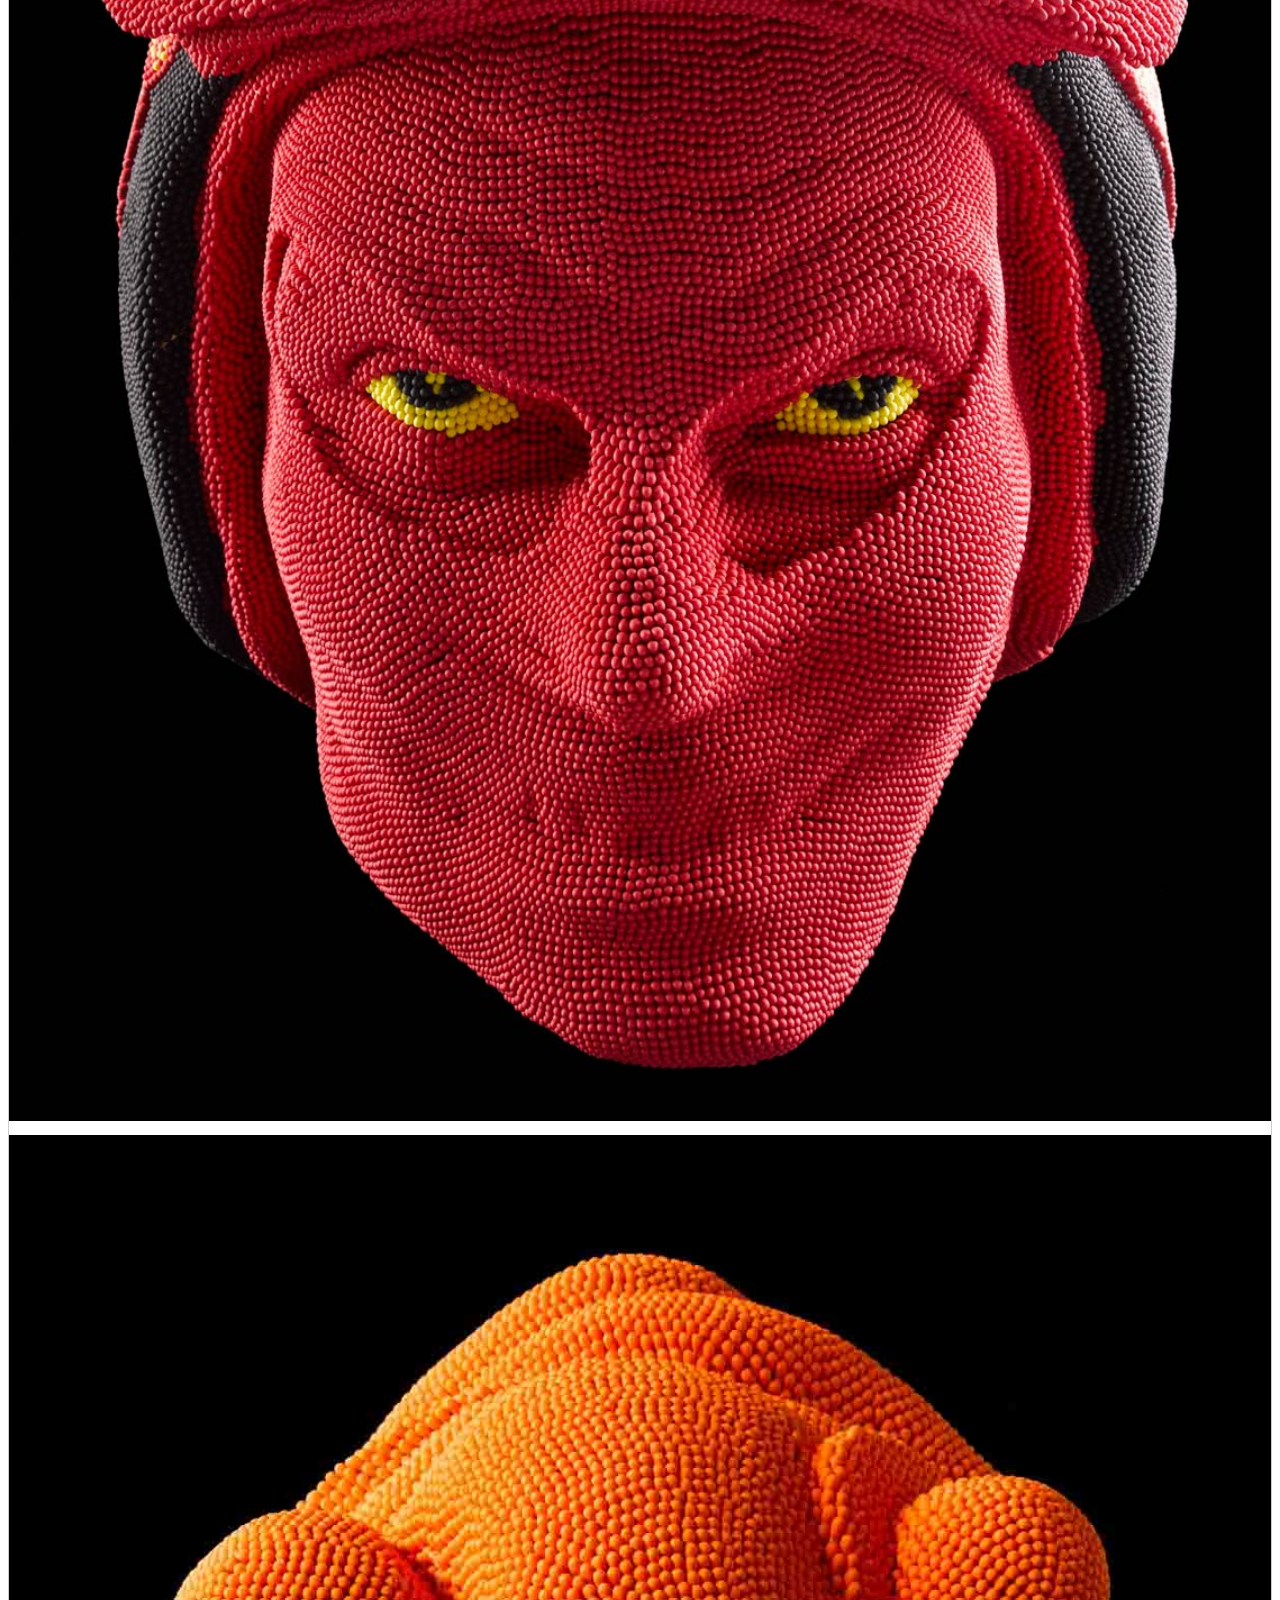
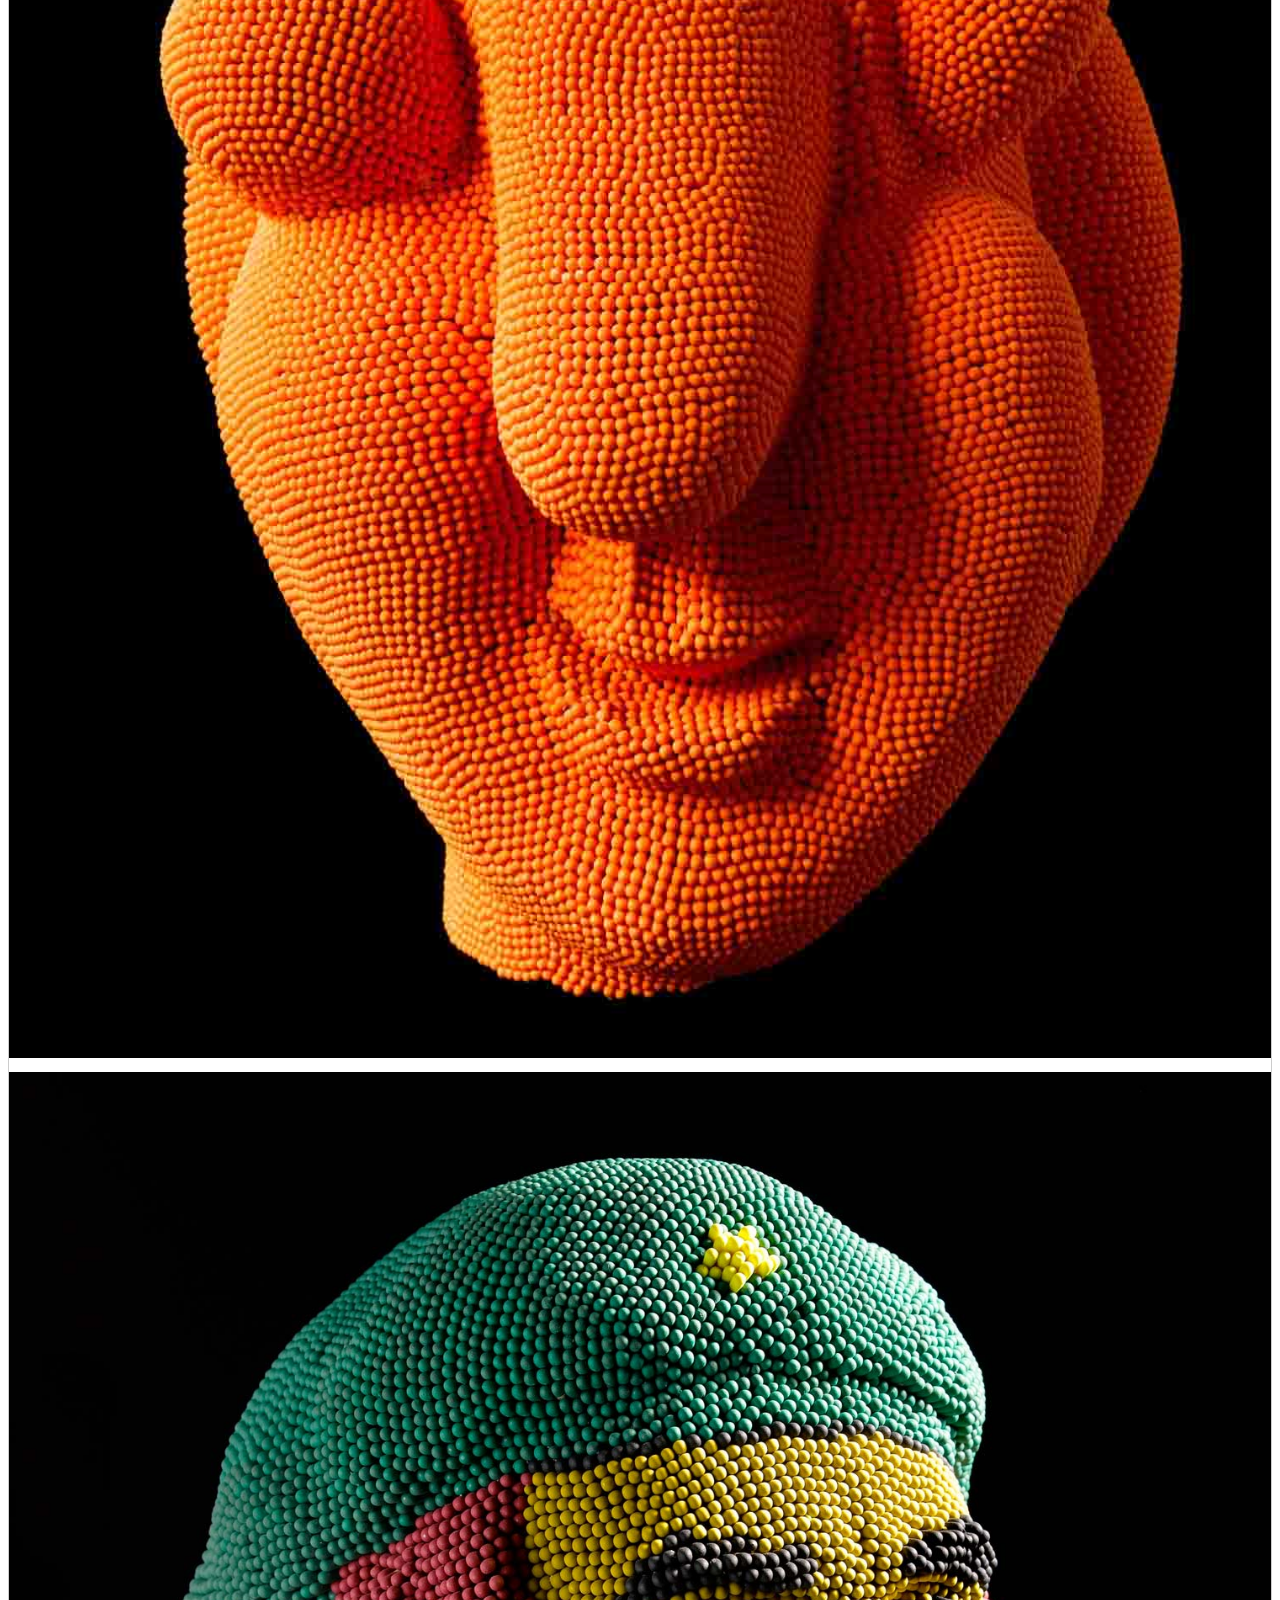
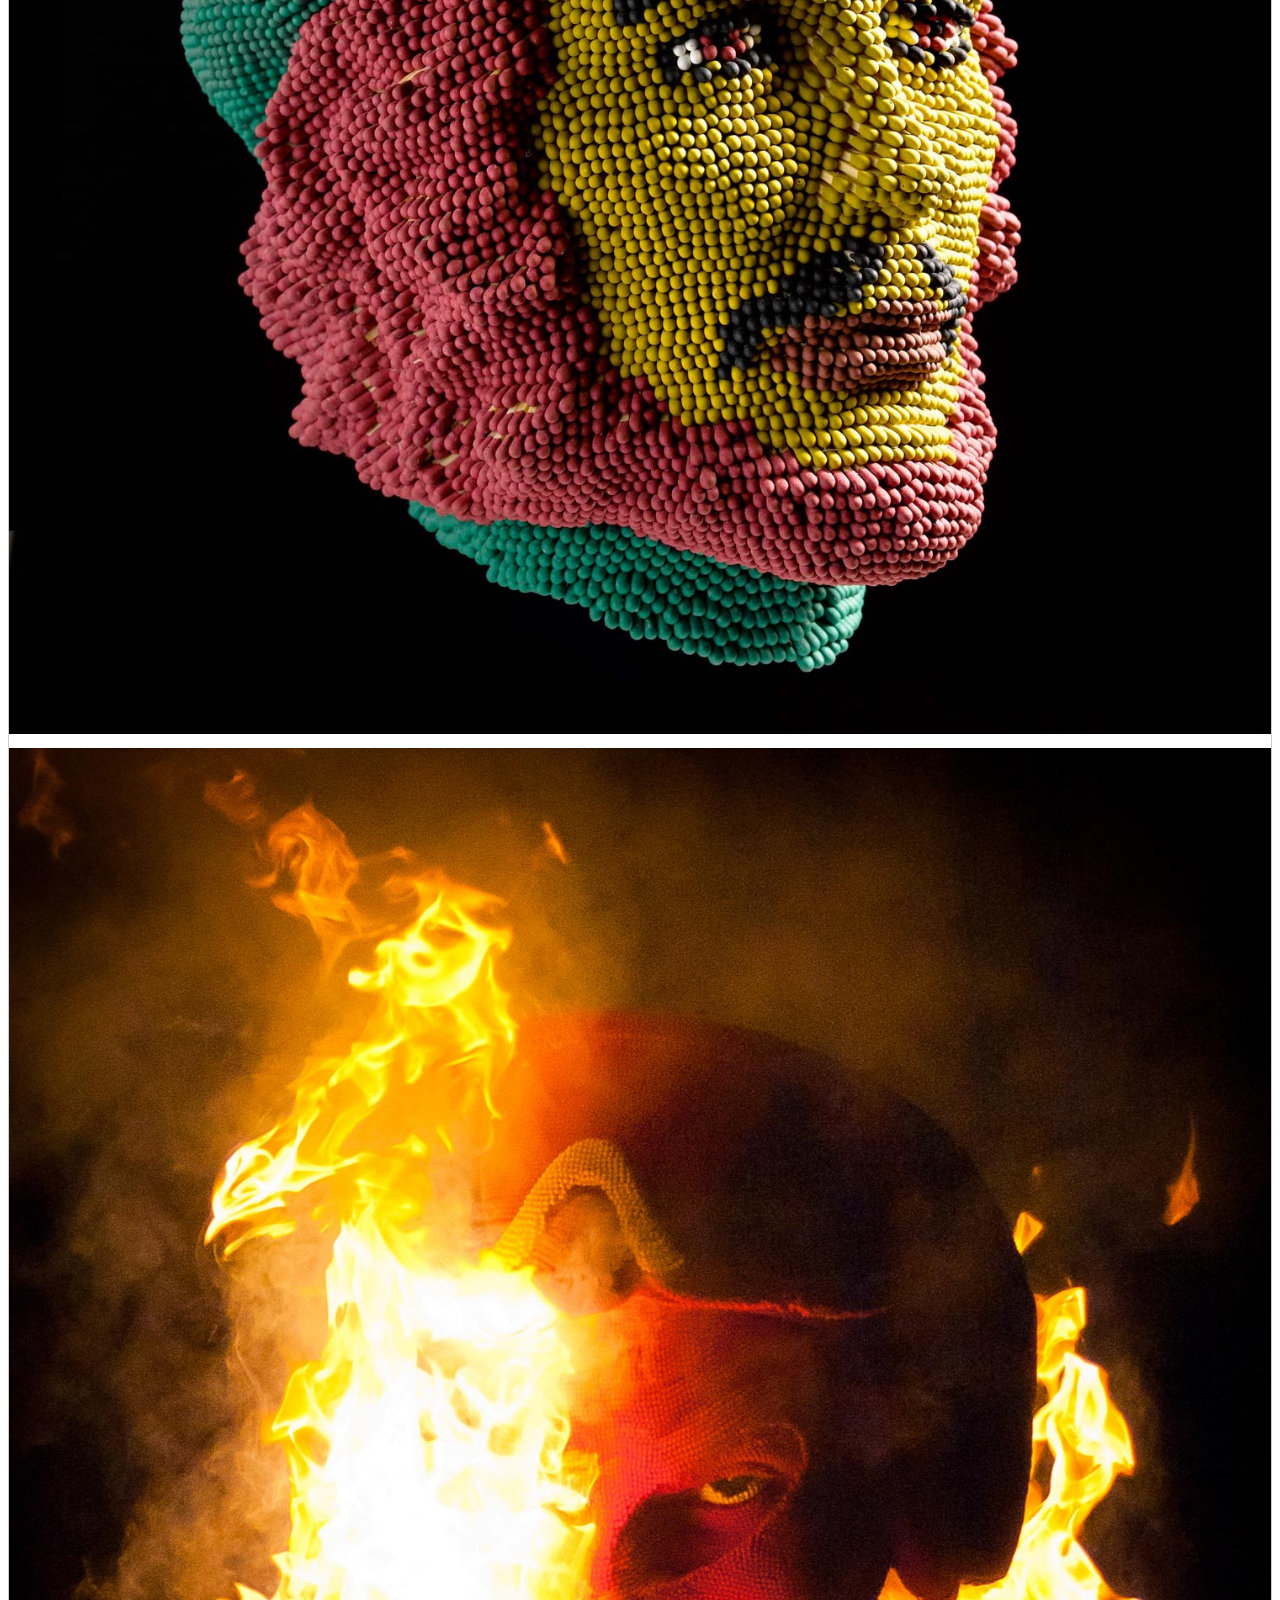
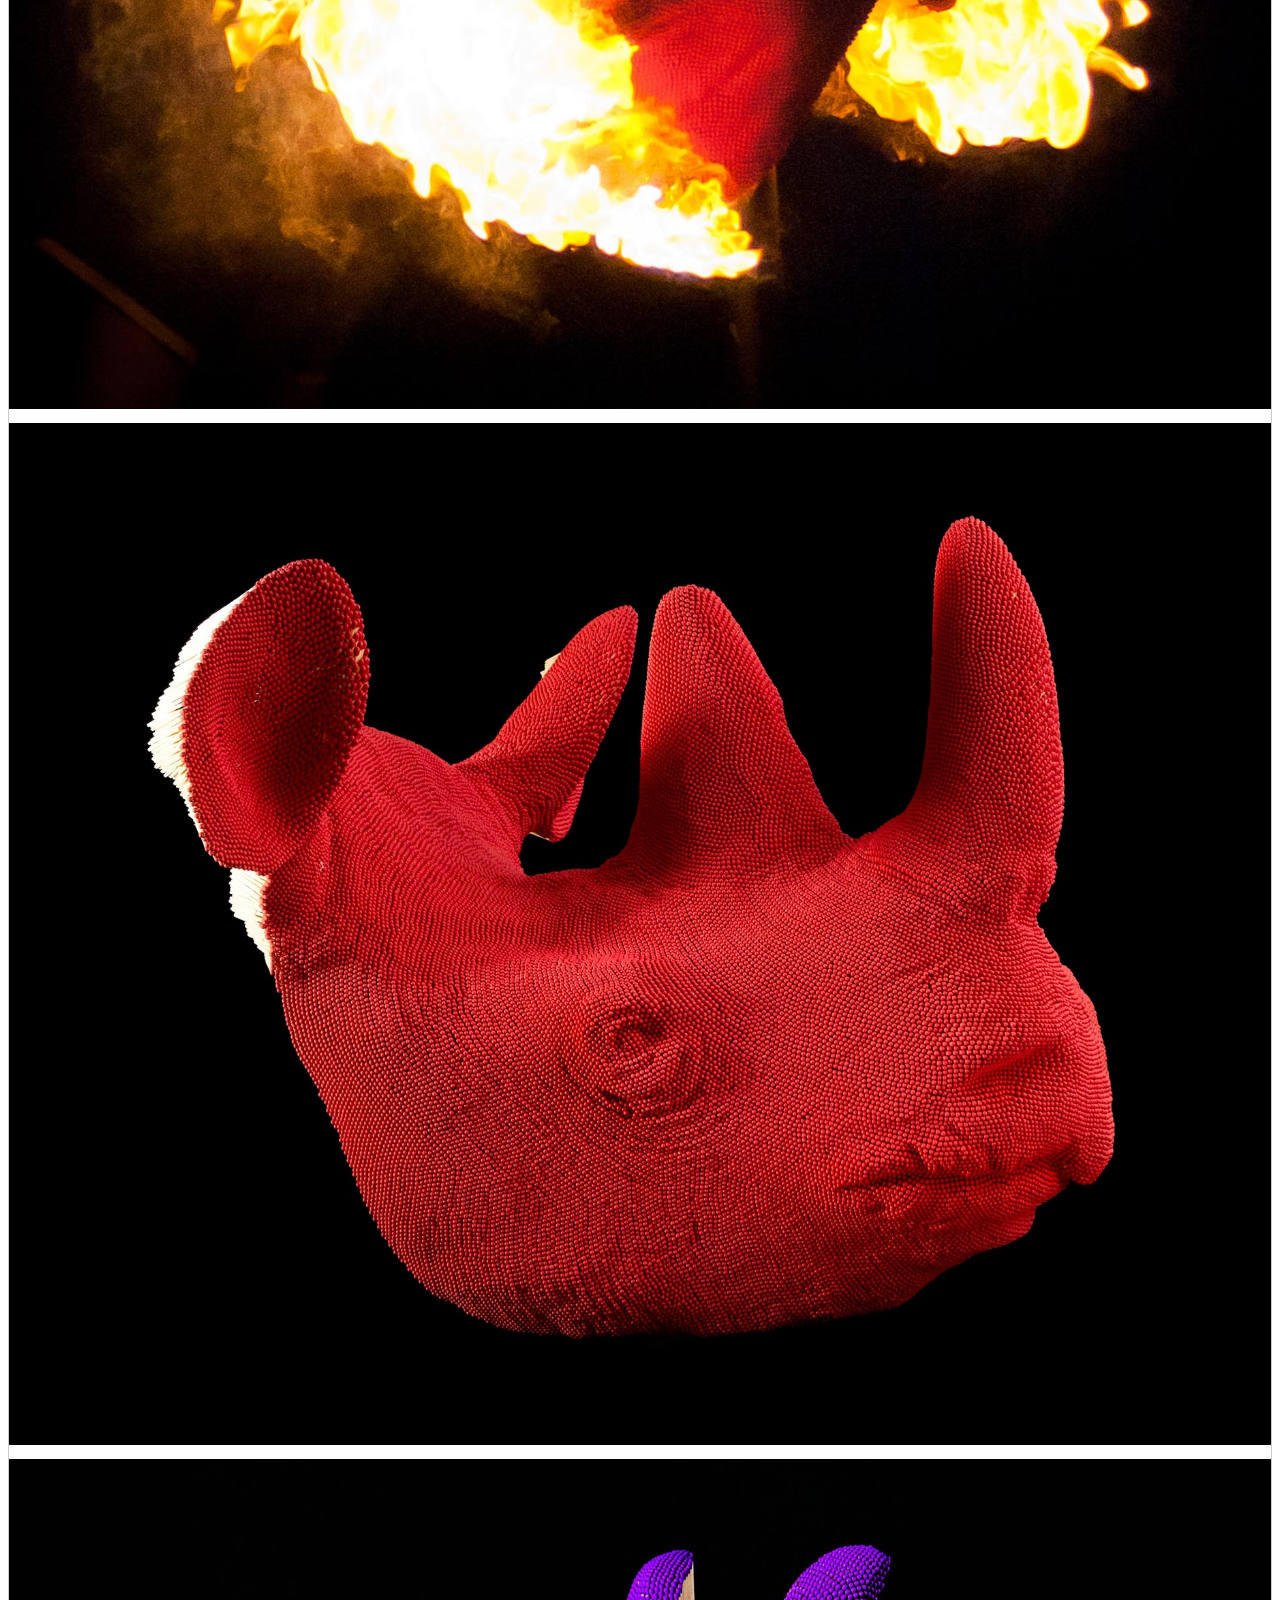
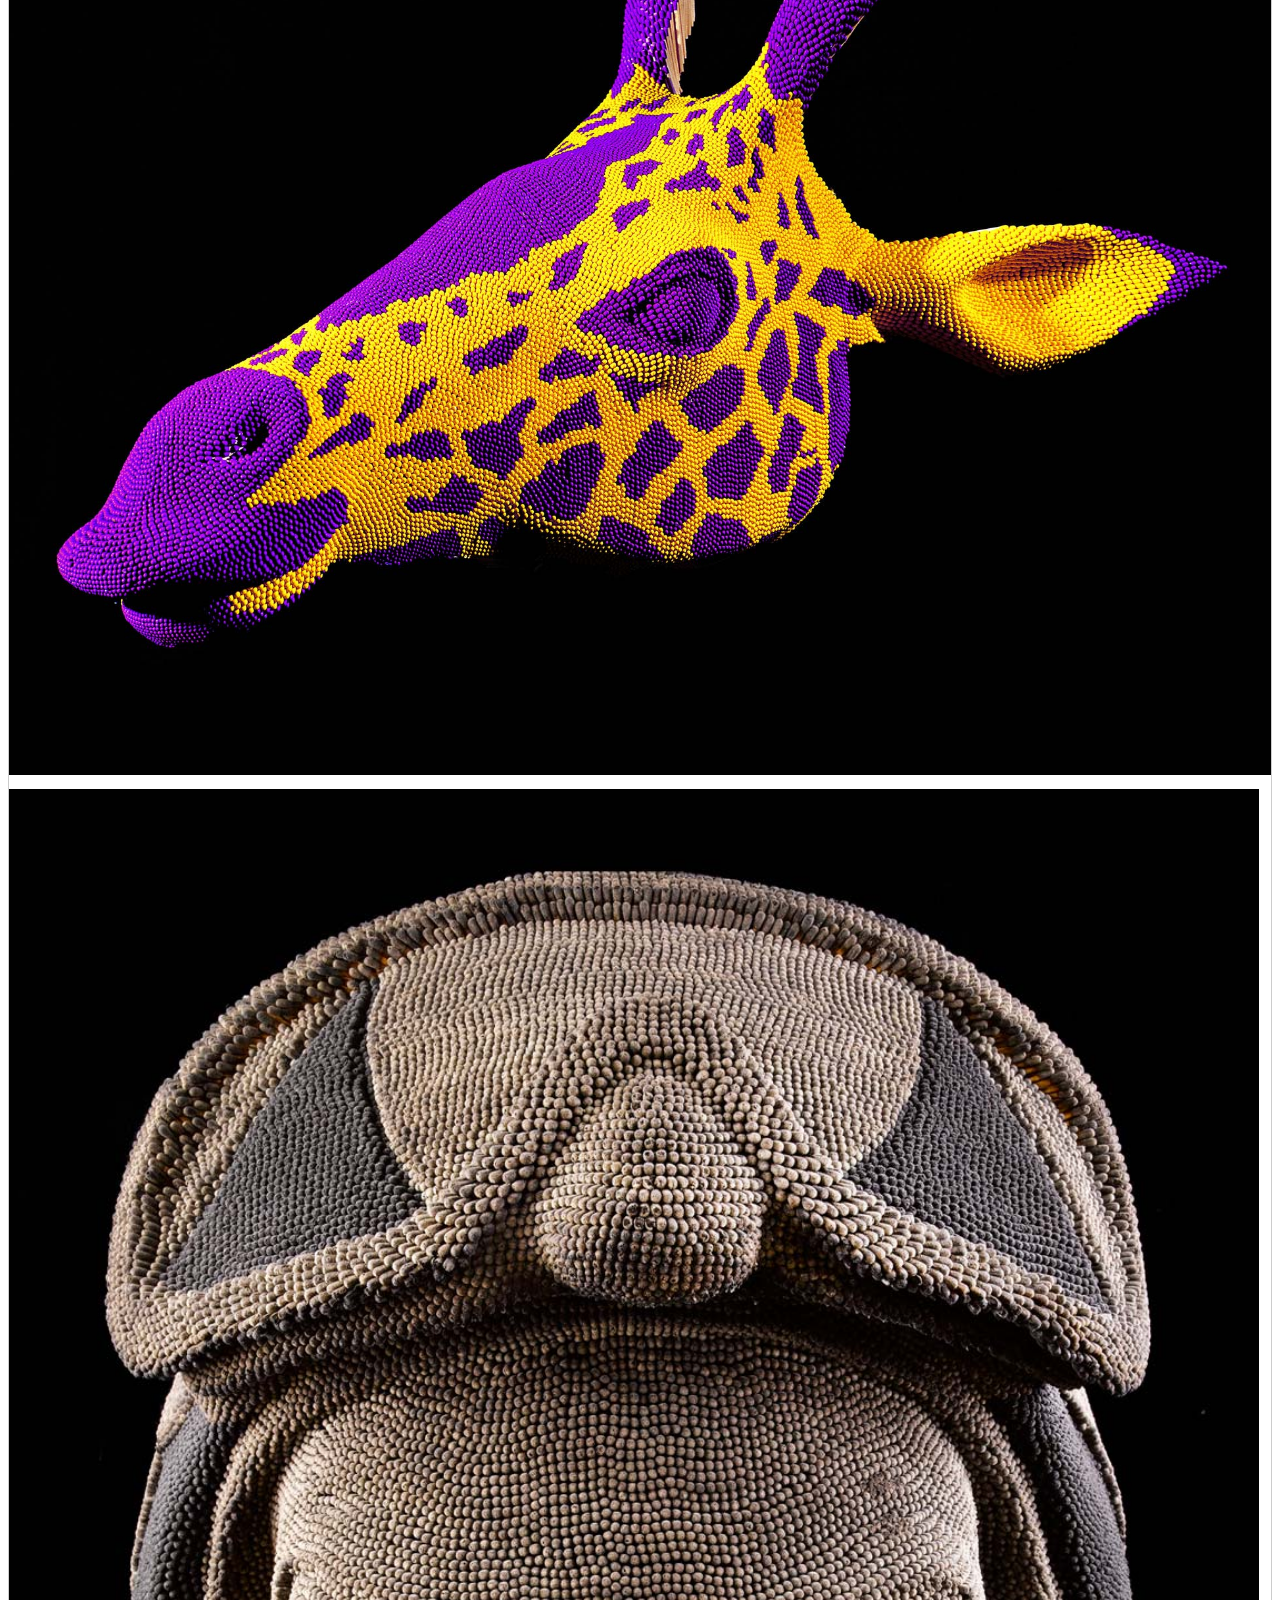
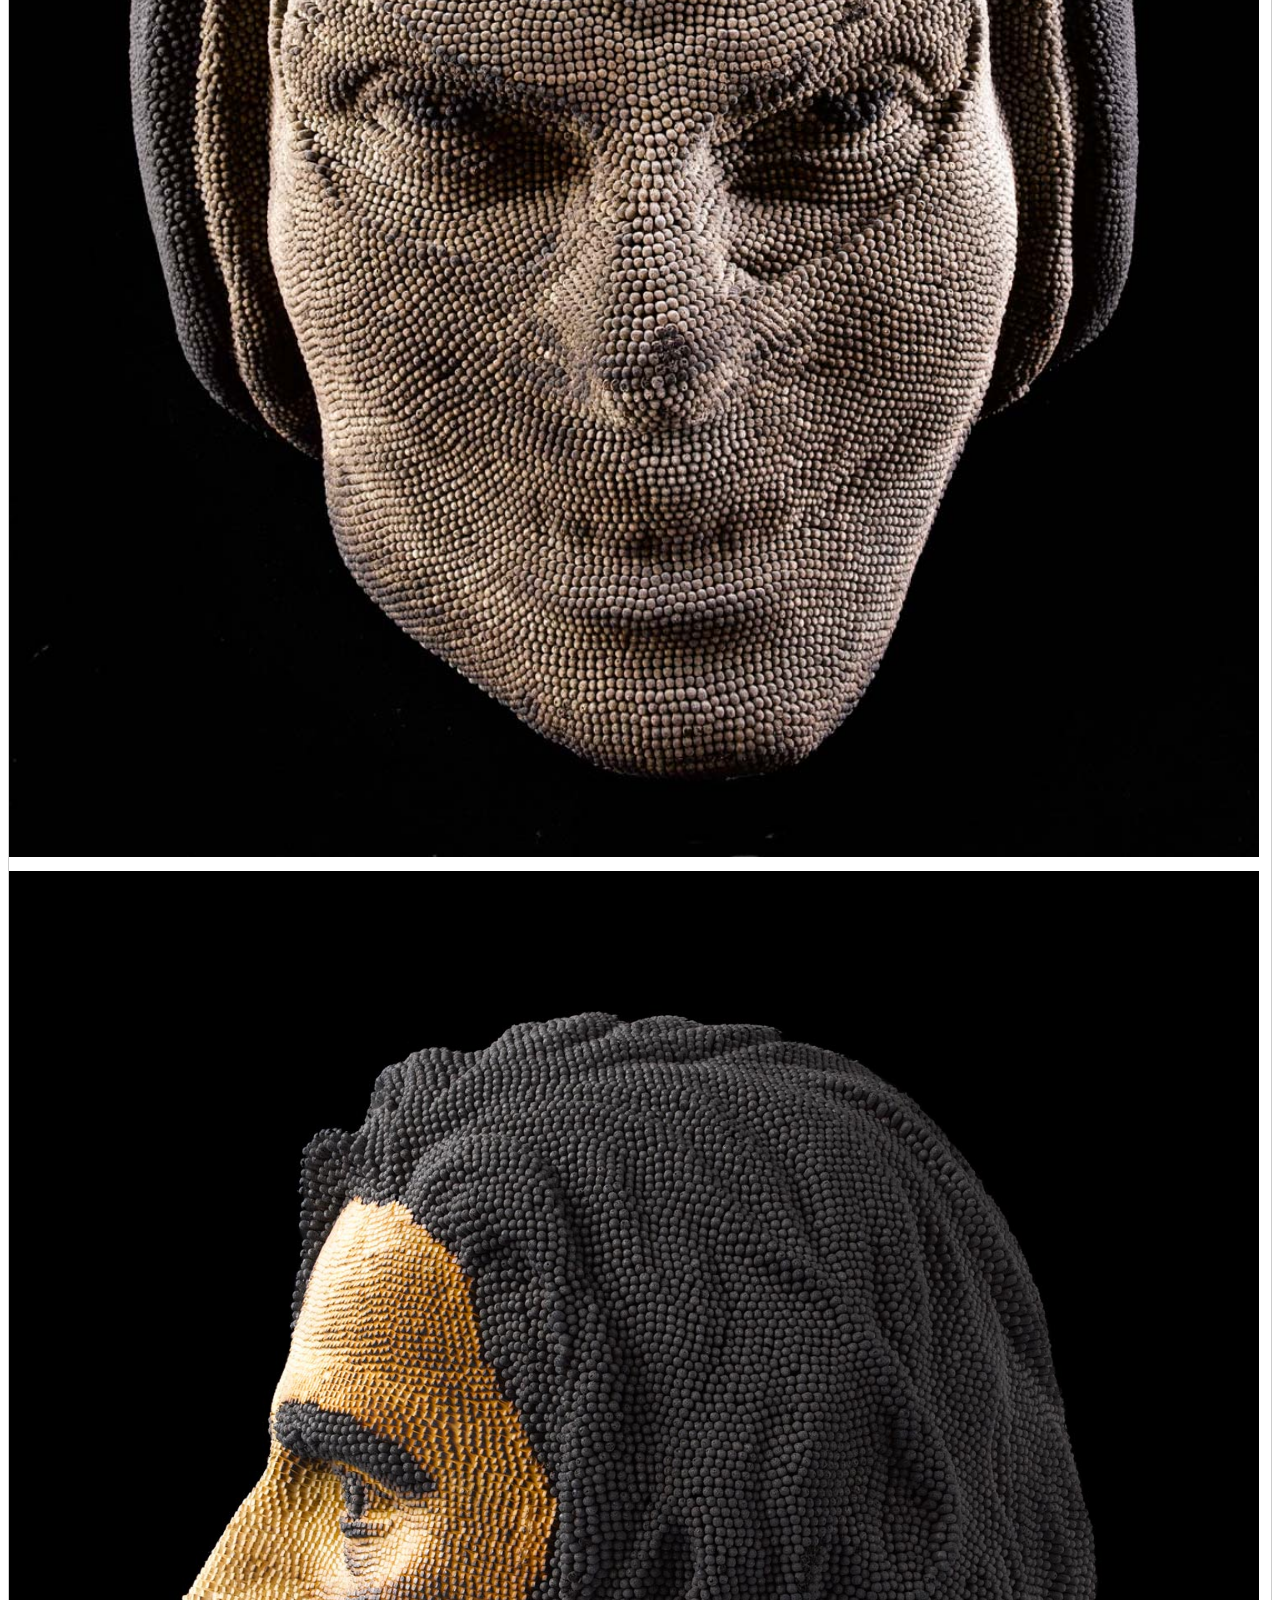
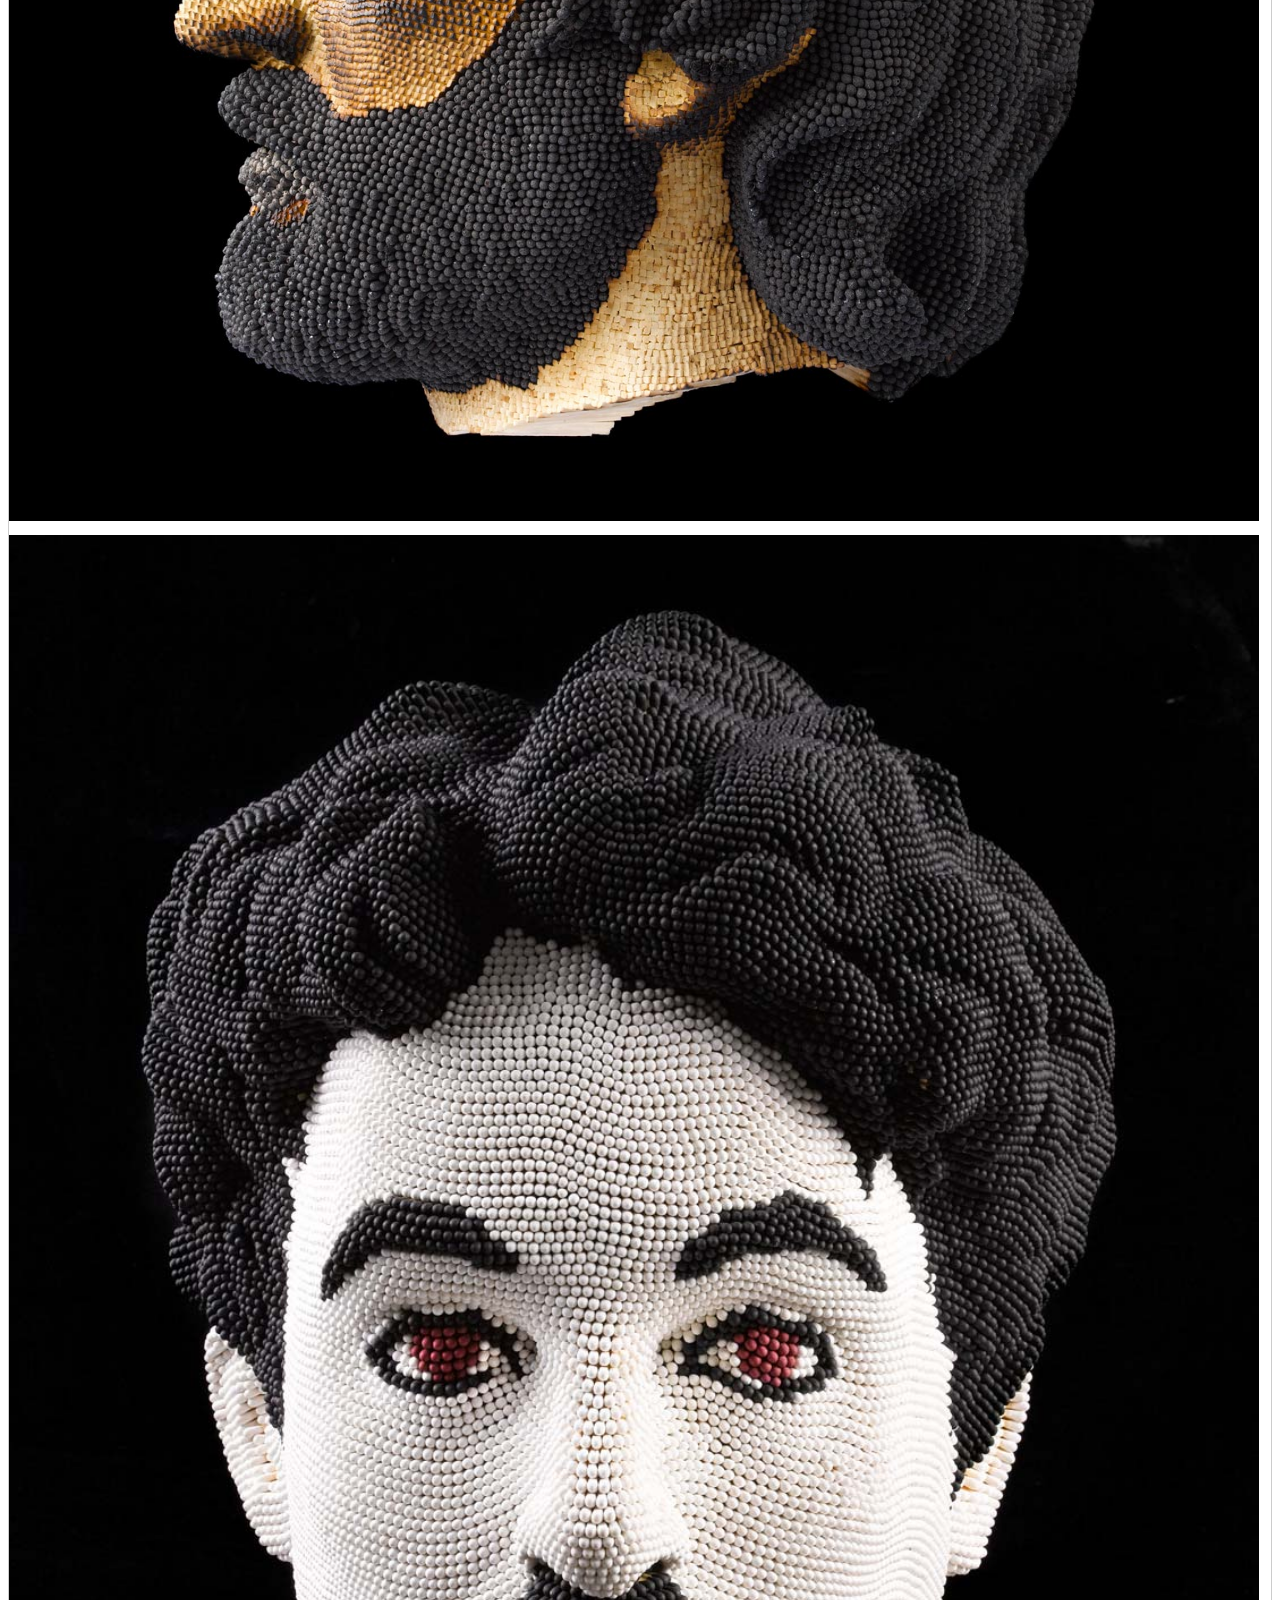
<file: matched.html>
<!DOCTYPE html>
<html lang="en">
<head>
    <meta charset="UTF-8">
    <meta http-equiv="X-UA-Compatible" content="IE=edge">
    <meta name="viewport" content="width=device-width, initial-scale=1.0">
    <link rel="stylesheet" href="gallery.css">
    <link rel="website icon" href="./img/logo.png" type="png">
    <link href="https://cdn.jsdelivr.net/npm/bootstrap@5.3.0-alpha1/dist/css/bootstrap.min.css" rel="stylesheet" integrity="sha384-GLhlTQ8iRABdZLl6O3oVMWSktQOp6b7In1Zl3/Jr59b6EGGoI1aFkw7cmDA6j6gD" crossorigin="anonymous">
    <link rel="stylesheet" href="https://cdn.jsdelivr.net/npm/bootstrap-icons@1.10.3/font/bootstrap-icons.css">
    <link
      rel="stylesheet"
      href="https://cdn.jsdelivr.net/npm/swiper/swiper-bundle.min.css"
    />
    <title>Postcard collage - David Mach</title>
</head>
<body>
    <nav>
        <div class="container ">
            
            <div class="row">
                <div class="col-md-1 david">
                    <img src="./img/logo.png" alt="logo">
                </div>
                <div class="col-md-9">
                    <ul>
                        <li><a href="./home.html">HOME</a></li>
                        <li><a href="./gallery.html" class="active">GALLERY</a></li>
                        <li><a href="./redsofa.html">RED SOFA</a></li>
                        <li><a href="">BUY DAVID'S WORK</a></li>
                        <li><a href="./connect.html">CONNECT</a></li>
                        <li><a href="./bio.html">BIOGRAPHY</a></li>
                    </ul>
                </div>
                <div class="col-md-2">
                    <div class="row">
                        <div class="col-md-9 center">
                            <i class="bi bi-facebook logos"></i>
                            <i class="bi bi-instagram logos"></i>
                            <i class="bi bi-twitter logos"></i>
                        </div>
                        <div class="col-md-3 cart">
                            <i class="bi bi-cart2 logos"></i>
                        </div>
                    </div>
                </div>
            </div>
        </div>
    </nav>
    <div class="container-fluid grid">
        <a href="./gallery.html">ALL</a>
        <a href="./collage.html">COLLAGE</a>
        <a href="./coathanger.html">COATHANGER SCULPTURE</a>
        <a href="./matched.html"  class="activated">MATCHEAD SCULPTURE</a>
        <a href="./public.html">PUBLIC ART</a>
        <a href="./sculpture.html">SCULPTURE</a>
    </div>
    <section class="gallery container-fluid">
        <div class="row">
            <div class="col-md-3 bagana1">
               <img src="./img/shudenz/1.jpg" alt="">
               <img src="./img/shudenz/2.jpg" alt="">
               <img src="./img/shudenz/3.jpg" alt="">
            </div>
            <div class="col-md-3 bagana2">
                <img src="./img/shudenz/4.jpg" alt="">
                <img src="./img/shudenz/5.jpg" alt="">
                <img src="./img/shudenz/6.jpg" alt="">
            </div>
            <div class="col-md-3 bagana3">
                <img src="./img/shudenz/7.jpg" alt="">
                <img src="./img/shudenz/8.jpg" alt="">
                <img src="./img/shudenz/9.jpg" alt="">
            </div>
            <div class="col-md-3 bagana4">
                <img src="./img/shudenz/10.jpg" alt="">
                <img src="./img/shudenz/11.jpg" alt="">
                <img src="./img/shudenz/12.jpg" alt="">
            </div>
        </div>
    </section>
    <footer>
        <div class="footer-top">
            <div class="container">
                <div class="row">
                    <div class="col-md-6">
                        <ul>
                            <h3>LINKS</h3>
                            <li><a href="">GALLERY</a></li>
                            <li><a href="./redsofa.html">RED SOFA</a></li>
                            <li><a href="">BUY DAVID'S WORK</a></li>
                            <li><a href="./connect.html">CONNECT</a></li>
                            <li><a href="./bio.html">BIOGRAPHY</a></li>
                        </ul>
                        <ul>
                            <h3>OTHER LINKS</h3>
                            <li><a href="">PRIVACY POLICY</a></li>
                            <li><a href="">WEB T & C'S</a></li>
                        </ul>
                    </div>
                    <div class="col-md-6 mailing">
                        <input type="submit" value="RED SOFA" src="./redsofa.html">
                        <div class="subscribe">
                            <h3>KEEP UP TO DATE WITH DAVID</h3>
                            <input type="text" placeholder="Email">
                            <input type="submit" class="butt" value="Subscribe">
                        </div>
                    </div>
                </div>
            </div>
        </div>
        <div class="footer-bot">
            <div class="container">
                <div class="row">
                    <div class="col-md-11">
                        <p>All images featured on this web site are under strict copyright regulation and required a licence for reproduction in print or online.</p>
                        <p>Please note that any unauthorised use of images from this website is in breach of copyright regulations.</p>
                    </div>
                    <div class="col-md-1">
                        <a href="https://dieselgraf.com/" target="_blank">dieselgraf</a>
                    </div>
                </div>
            </div>
        </div>
    </footer>
    <!-- bootstrap javascript -->
    <script src="https://cdn.jsdelivr.net/npm/bootstrap@5.3.0-alpha1/dist/js/bootstrap.bundle.min.js" integrity="sha384-w76AqPfDkMBDXo30jS1Sgez6pr3x5MlQ1ZAGC+nuZB+EYdgRZgiwxhTBTkF7CXvN" crossorigin="anonymous"></script>
</body>
</file>
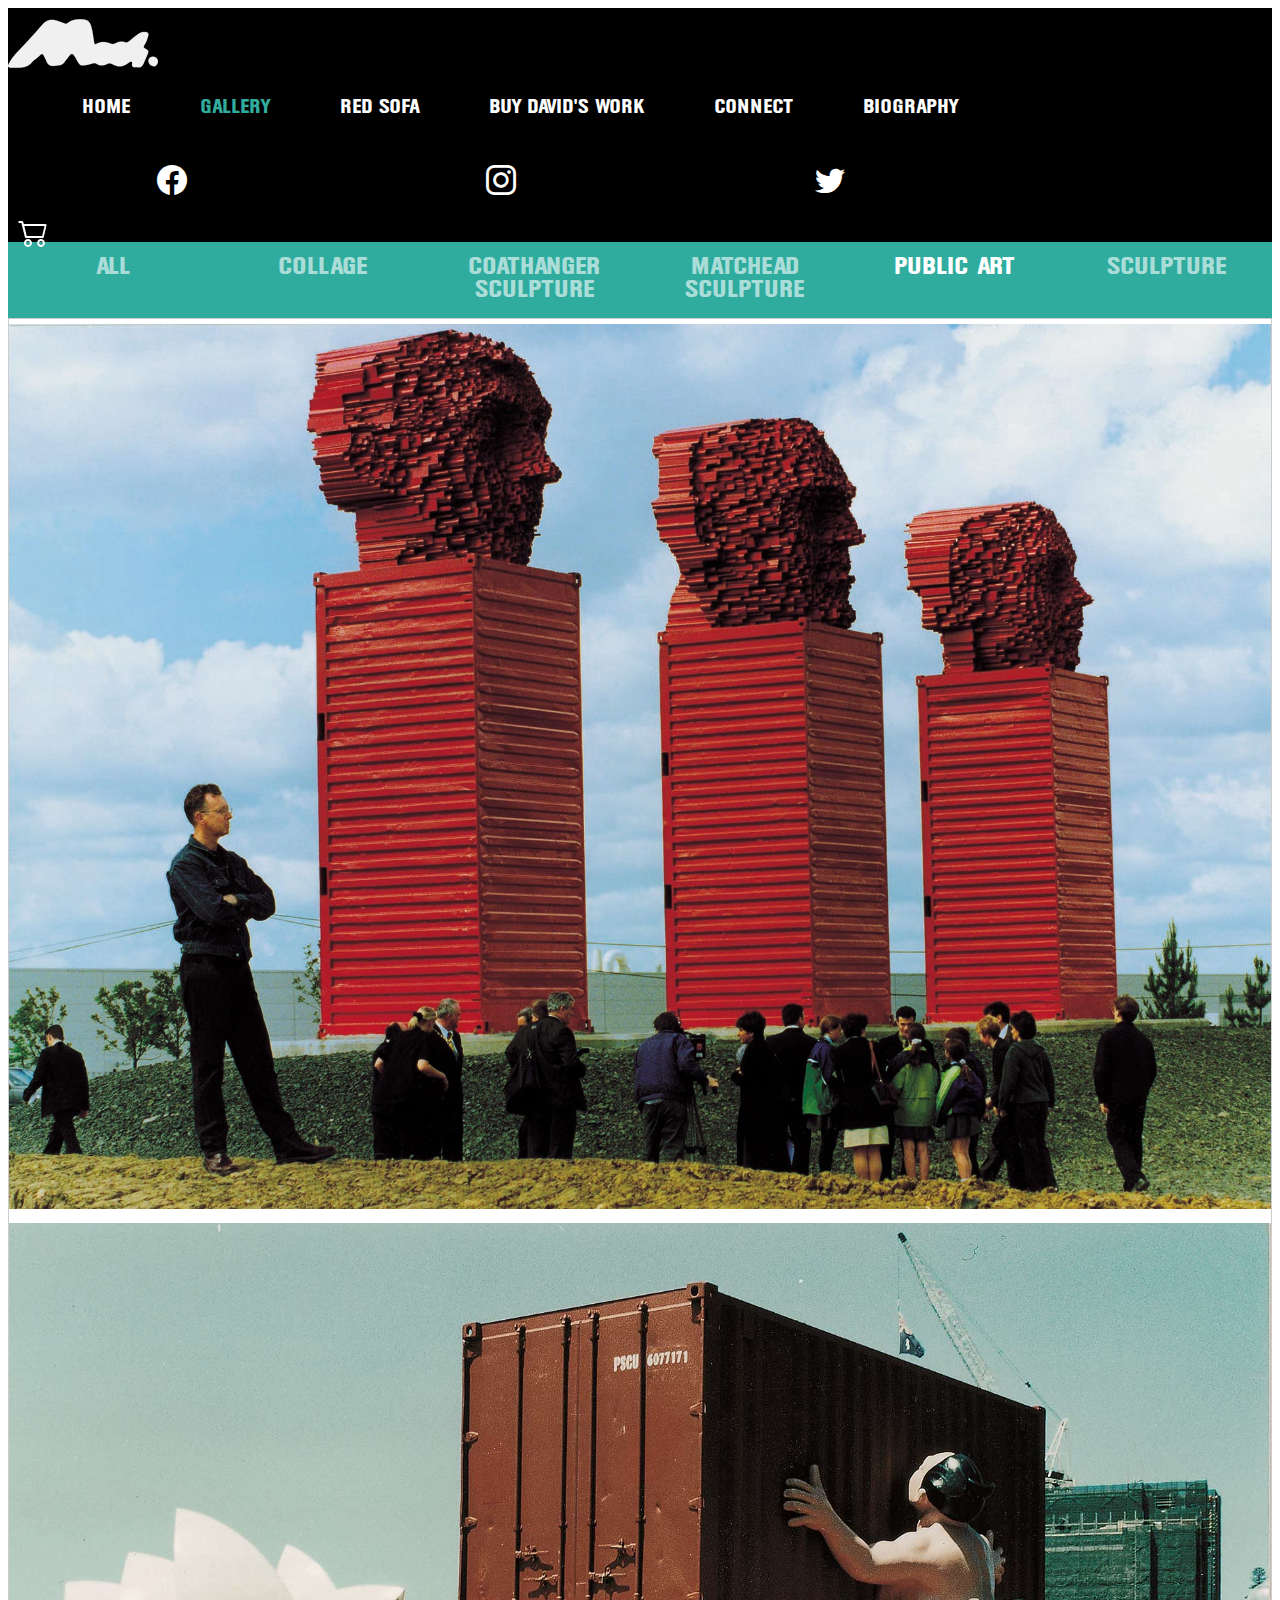
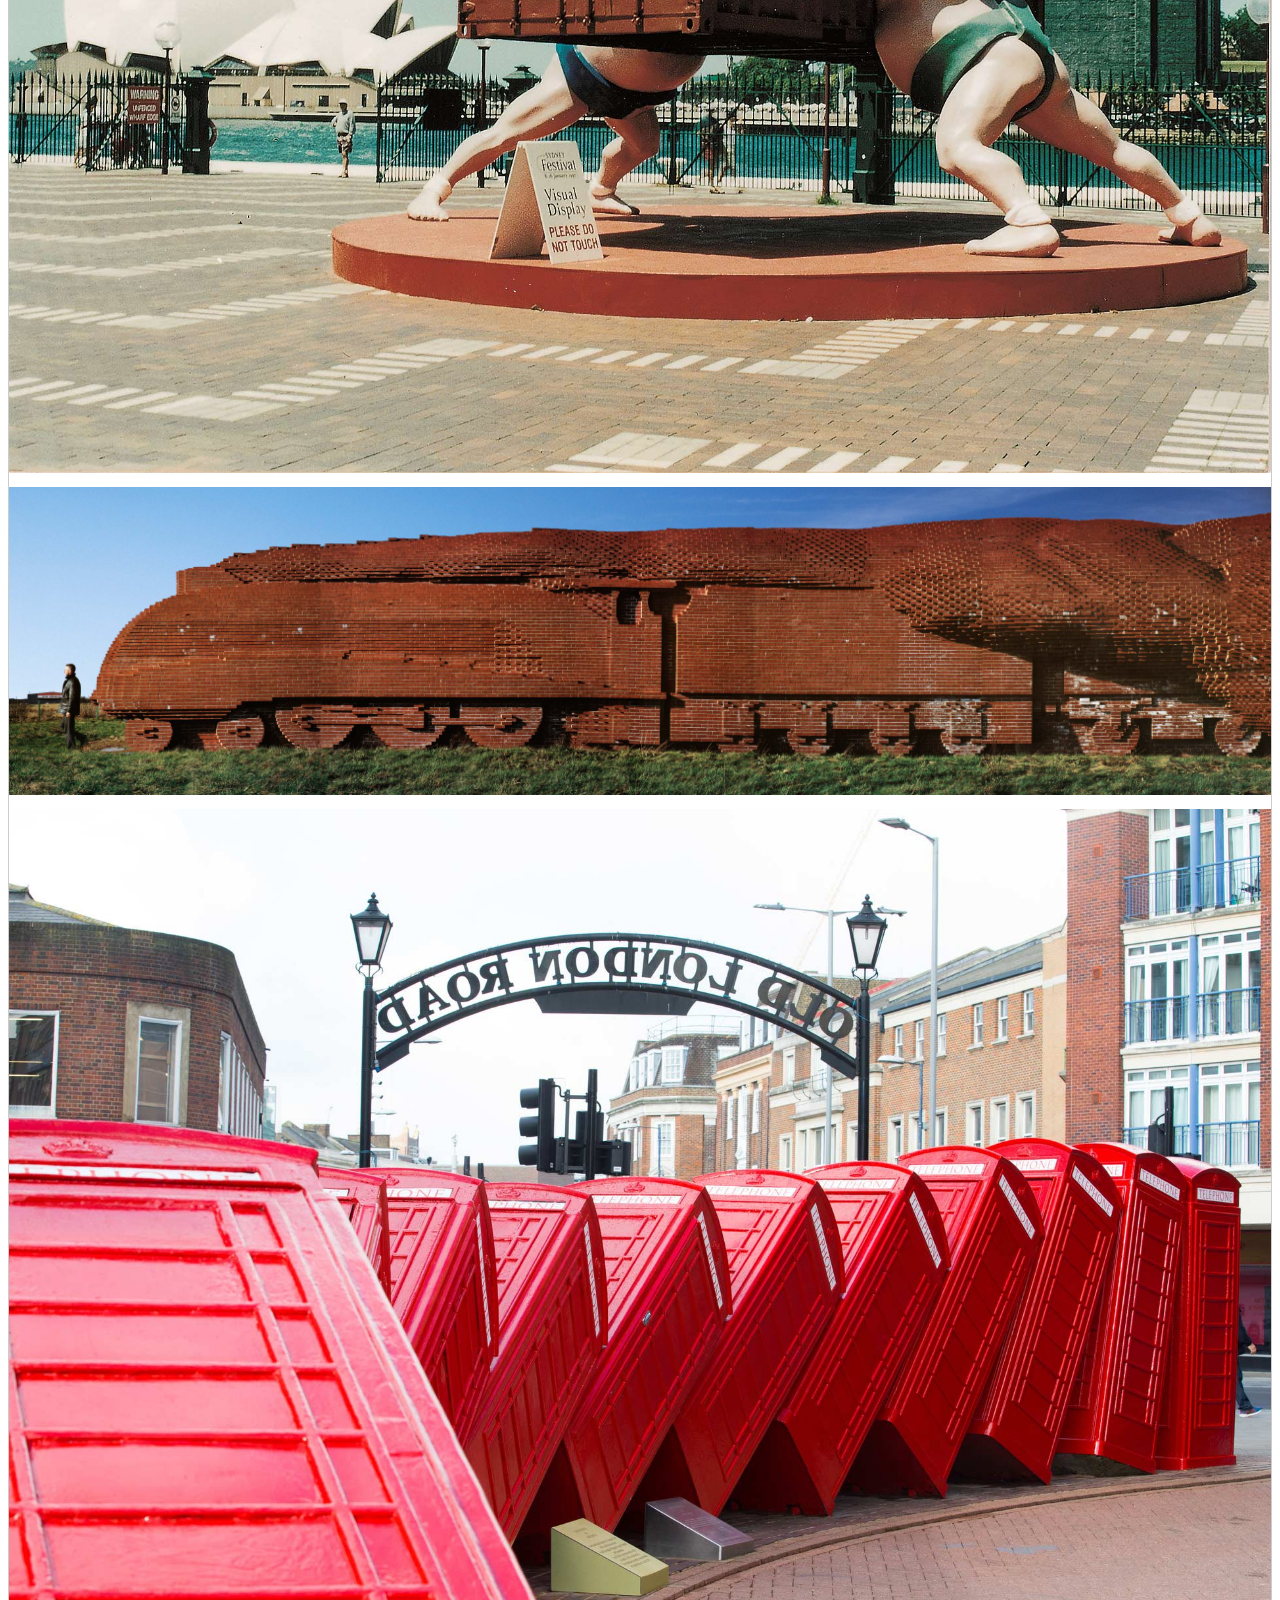
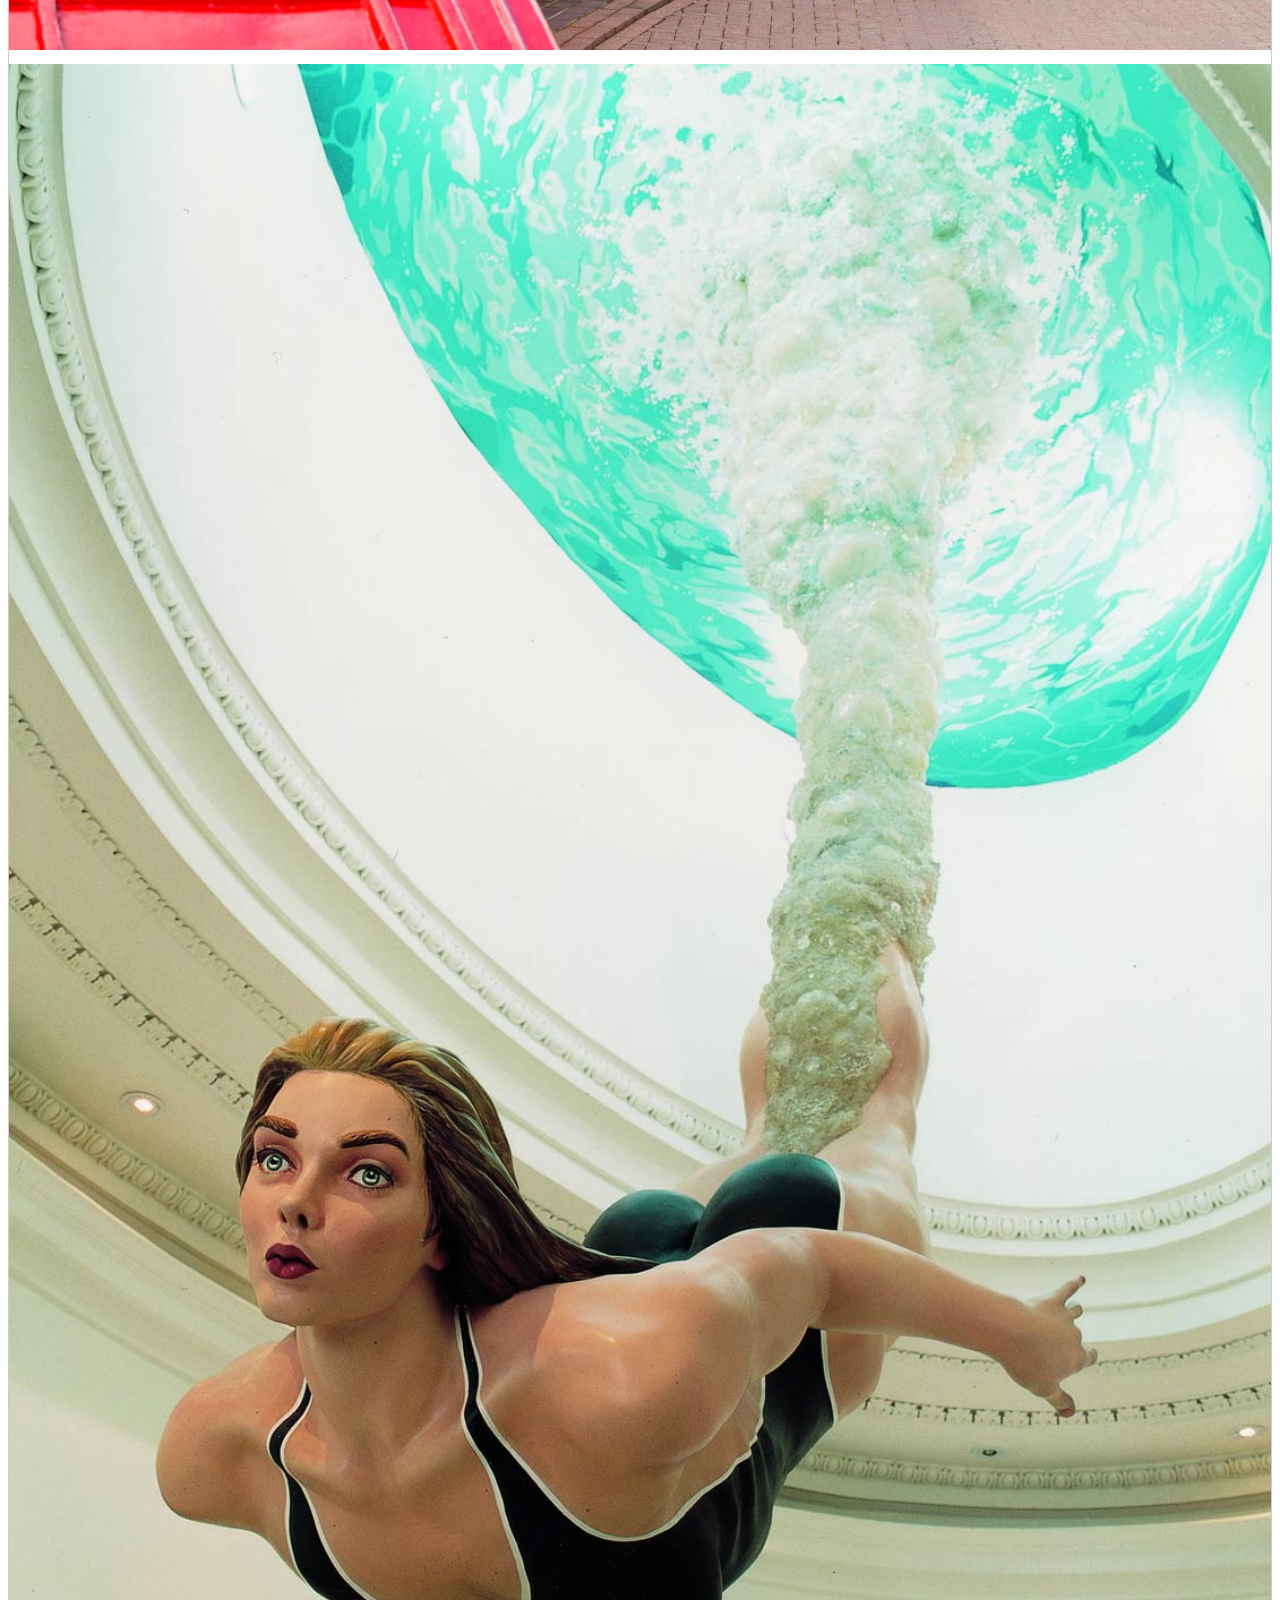
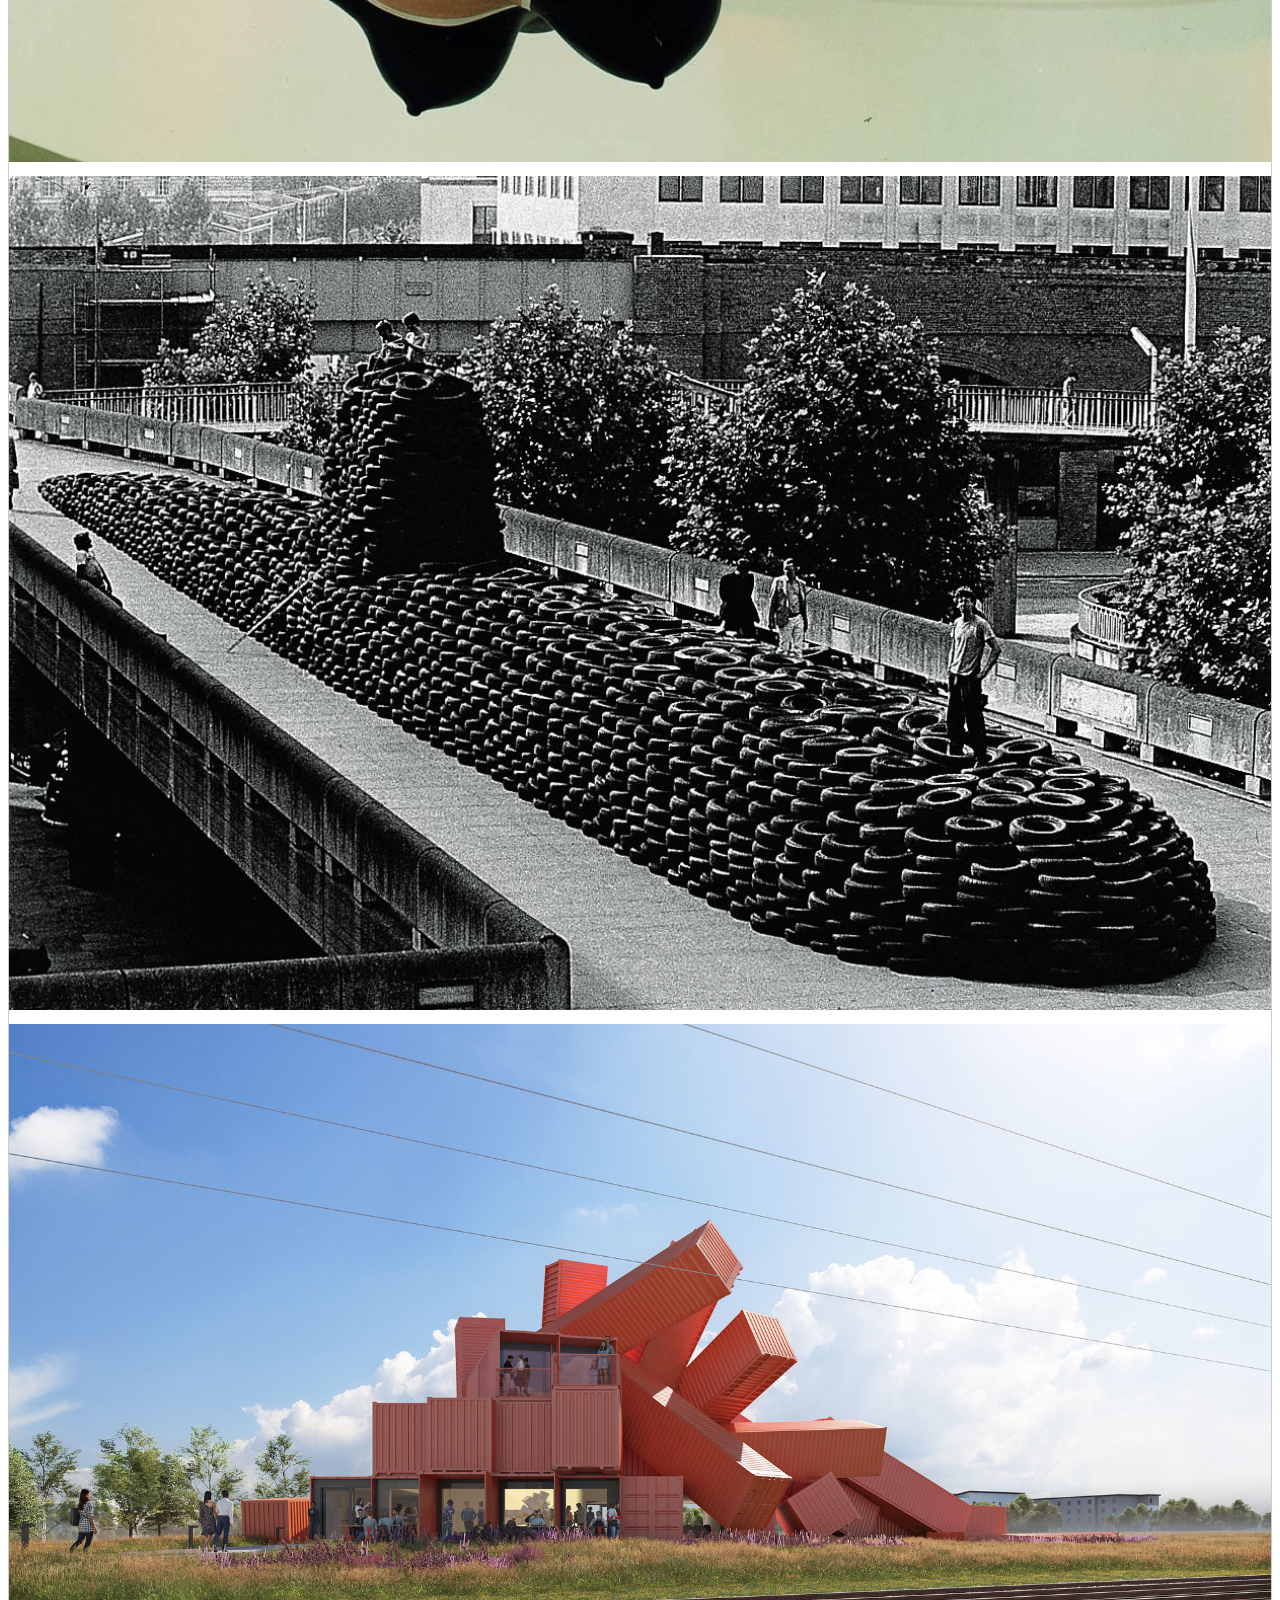
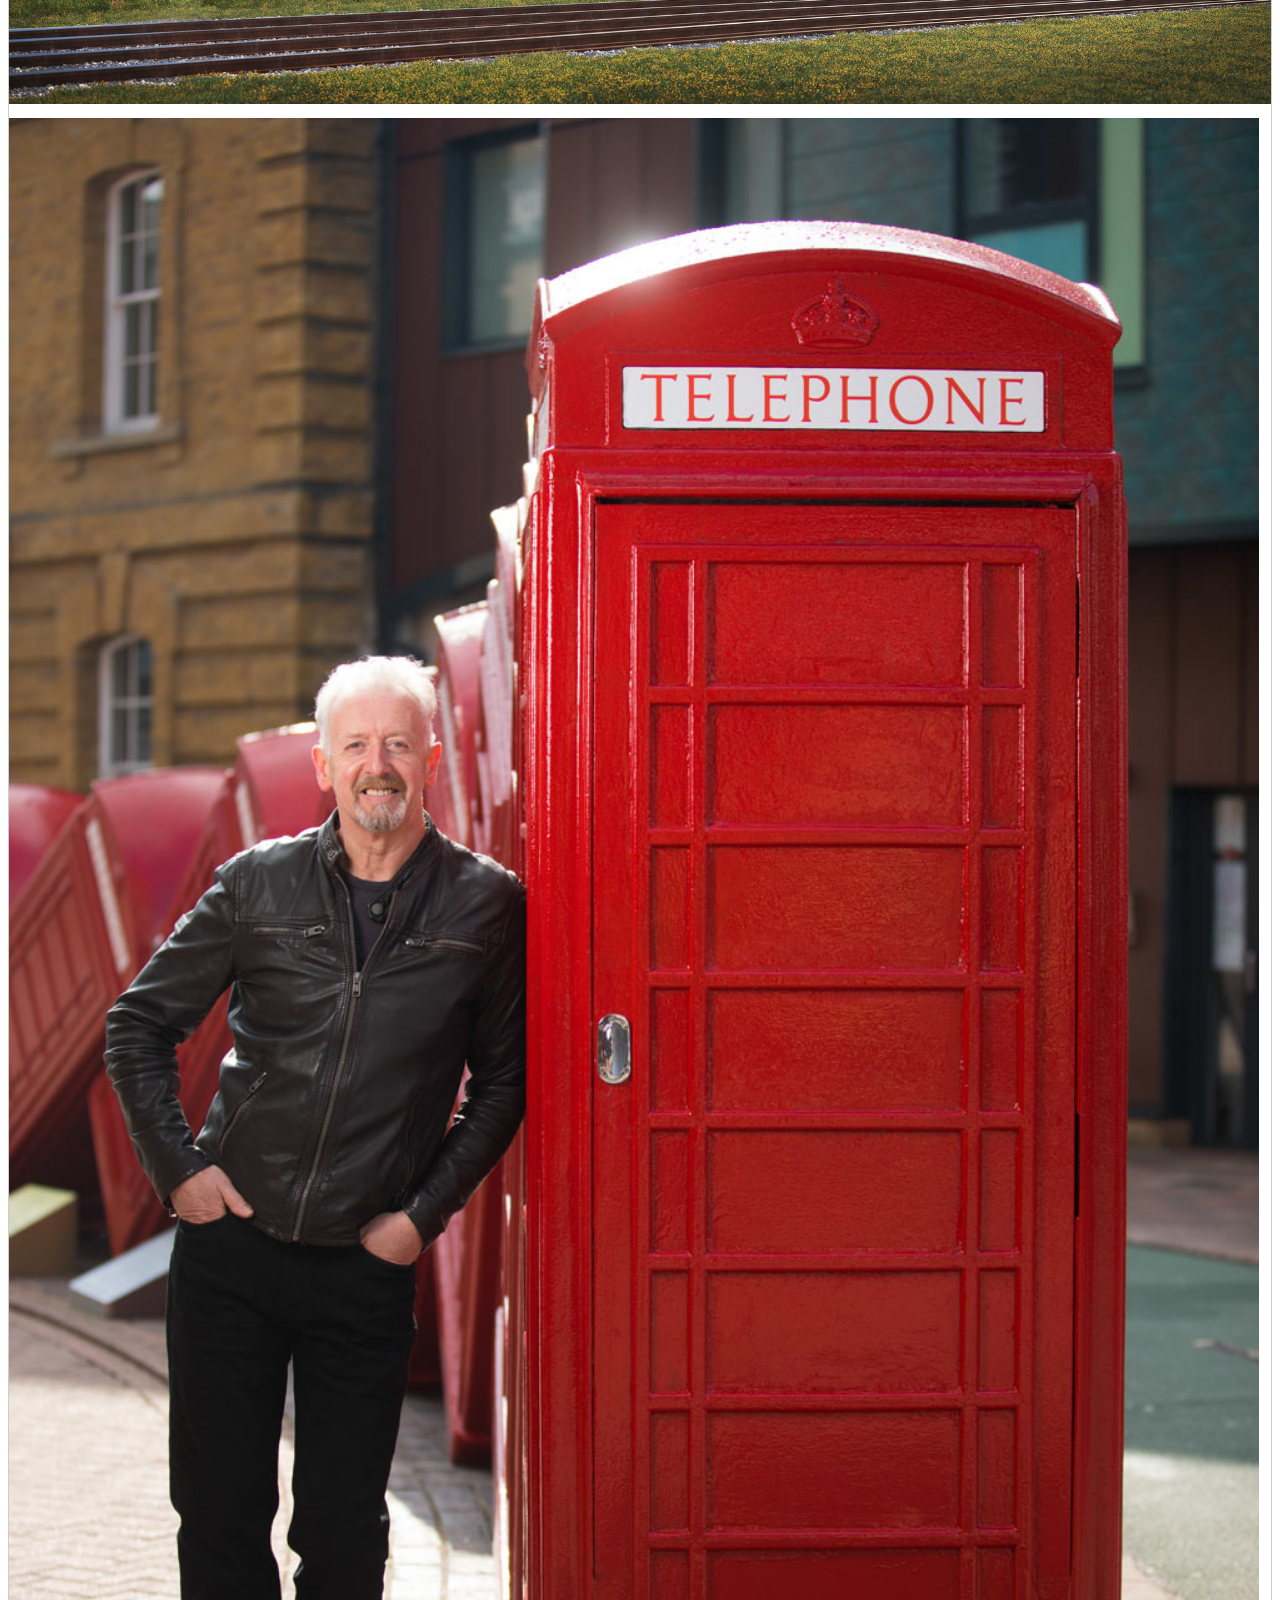
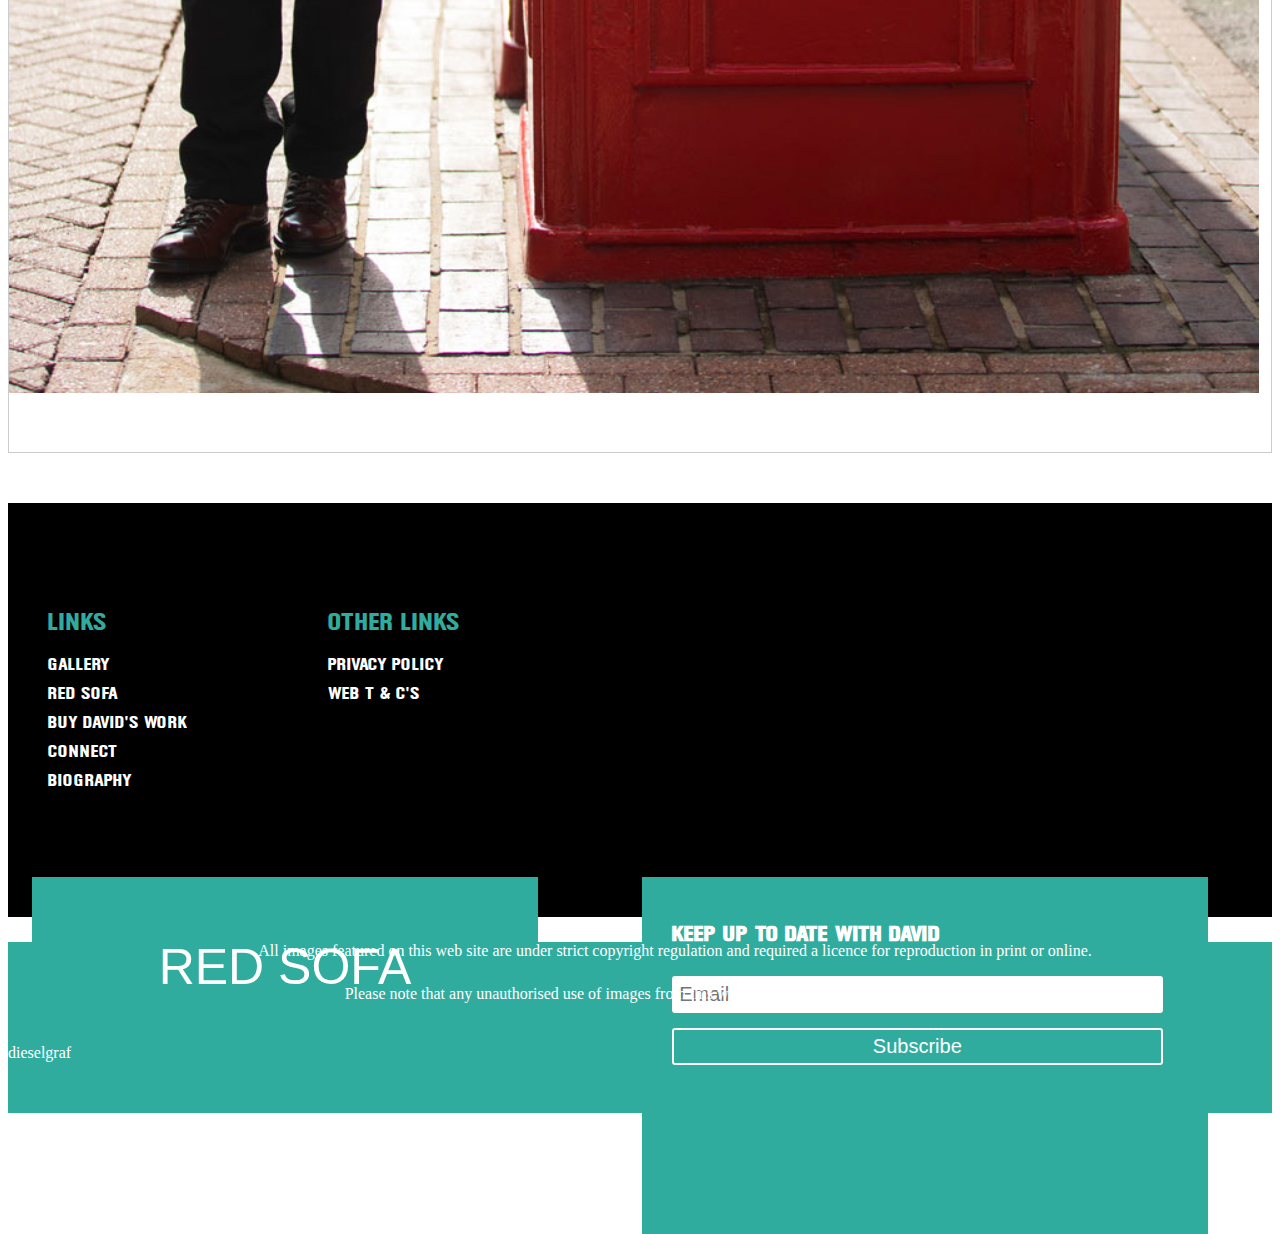
<file: public.html>
<!DOCTYPE html>
<html lang="en">
<head>
    <meta charset="UTF-8">
    <meta http-equiv="X-UA-Compatible" content="IE=edge">
    <meta name="viewport" content="width=device-width, initial-scale=1.0">
    <link rel="stylesheet" href="gallery.css">
    <link rel="website icon" href="./img/logo.png" type="png">
    <link href="https://cdn.jsdelivr.net/npm/bootstrap@5.3.0-alpha1/dist/css/bootstrap.min.css" rel="stylesheet" integrity="sha384-GLhlTQ8iRABdZLl6O3oVMWSktQOp6b7In1Zl3/Jr59b6EGGoI1aFkw7cmDA6j6gD" crossorigin="anonymous">
    <link rel="stylesheet" href="https://cdn.jsdelivr.net/npm/bootstrap-icons@1.10.3/font/bootstrap-icons.css">
    <link
      rel="stylesheet"
      href="https://cdn.jsdelivr.net/npm/swiper/swiper-bundle.min.css"
    />
    <title>Installation - David Mach</title>
</head>
<body>
    <nav>
        <div class="container ">
            
            <div class="row">
                <div class="col-md-1 david">
                    <img src="./img/logo.png" alt="logo">
                </div>
                <div class="col-md-9">
                    <ul>
                        <li><a href="./home.html">HOME</a></li>
                        <li><a href="./gallery.html" class="active">GALLERY</a></li>
                        <li><a href="./redsofa.html">RED SOFA</a></li>
                        <li><a href="">BUY DAVID'S WORK</a></li>
                        <li><a href="./connect.html">CONNECT</a></li>
                        <li><a href="./bio.html">BIOGRAPHY</a></li>
                    </ul>
                </div>
                <div class="col-md-2">
                    <div class="row">
                        <div class="col-md-9 center">
                            <i class="bi bi-facebook logos"></i>
                            <i class="bi bi-instagram logos"></i>
                            <i class="bi bi-twitter logos"></i>
                        </div>
                        <div class="col-md-3 cart">
                            <i class="bi bi-cart2 logos"></i>
                        </div>
                    </div>
                </div>
            </div>
        </div>
    </nav>
    <div class="container-fluid grid">
        <a href="./gallery.html">ALL</a>
        <a href="./collage.html">COLLAGE</a>
        <a href="./coathanger.html" >COATHANGER SCULPTURE</a>
        <a href="./matched.html">MATCHEAD SCULPTURE</a>
        <a href="./public.html" class="activated">PUBLIC ART</a>
        <a href="./sculpture.html">SCULPTURE</a>
    </div>
    <section class="gallery container-fluid">
        <div class="row">
            <div class="col-md-3 bagana1">
                <img src="./img/public/1.jpg" alt="">
                <img src="./img/public/2.jpg" alt="">
            </div>
            <div class="col-md-3 bagana2">
                <img src="./img/public/3.jpg" alt="">
                <img src="./img/public/4.jpg" alt="">
                <img src="./img/public/5.jpg" alt="">
            </div>
            <div class="col-md-3 bagana3">
                <img src="./img/public/6.jpg" alt="">
                <img src="./img/public/7.jpg" alt="">
            </div>
            <div class="col-md-3 bagana4">
                <img src="./img/public/8.jpg" alt="">
            </div>
        </div>
    </section>
    <footer>
        <div class="footer-top">
            <div class="container">
                <div class="row">
                    <div class="col-md-6">
                        <ul>
                            <h3>LINKS</h3>
                            <li><a href="">GALLERY</a></li>
                            <li><a href="./redsofa.html">RED SOFA</a></li>
                            <li><a href="">BUY DAVID'S WORK</a></li>
                            <li><a href="./connect.html">CONNECT</a></li>
                            <li><a href="./bio.html">BIOGRAPHY</a></li>
                        </ul>
                        <ul>
                            <h3>OTHER LINKS</h3>
                            <li><a href="">PRIVACY POLICY</a></li>
                            <li><a href="">WEB T & C'S</a></li>
                        </ul>
                    </div>
                    <div class="col-md-6 mailing">
                        <input type="submit" value="RED SOFA" src="./redsofa.html">
                        <div class="subscribe">
                            <h3>KEEP UP TO DATE WITH DAVID</h3>
                            <input type="text" placeholder="Email">
                            <input type="submit" class="butt" value="Subscribe">
                        </div>
                    </div>
                </div>
            </div>
        </div>
        <div class="footer-bot">
            <div class="container">
                <div class="row">
                    <div class="col-md-11">
                        <p>All images featured on this web site are under strict copyright regulation and required a licence for reproduction in print or online.</p>
                        <p>Please note that any unauthorised use of images from this website is in breach of copyright regulations.</p>
                    </div>
                    <div class="col-md-1">
                        <a href="https://dieselgraf.com/" target="_blank">dieselgraf</a>
                    </div>
                </div>
            </div>
        </div>
    </footer>
    <!-- bootstrap javascript -->
    <script src="https://cdn.jsdelivr.net/npm/bootstrap@5.3.0-alpha1/dist/js/bootstrap.bundle.min.js" integrity="sha384-w76AqPfDkMBDXo30jS1Sgez6pr3x5MlQ1ZAGC+nuZB+EYdgRZgiwxhTBTkF7CXvN" crossorigin="anonymous"></script>
</body>
</file>
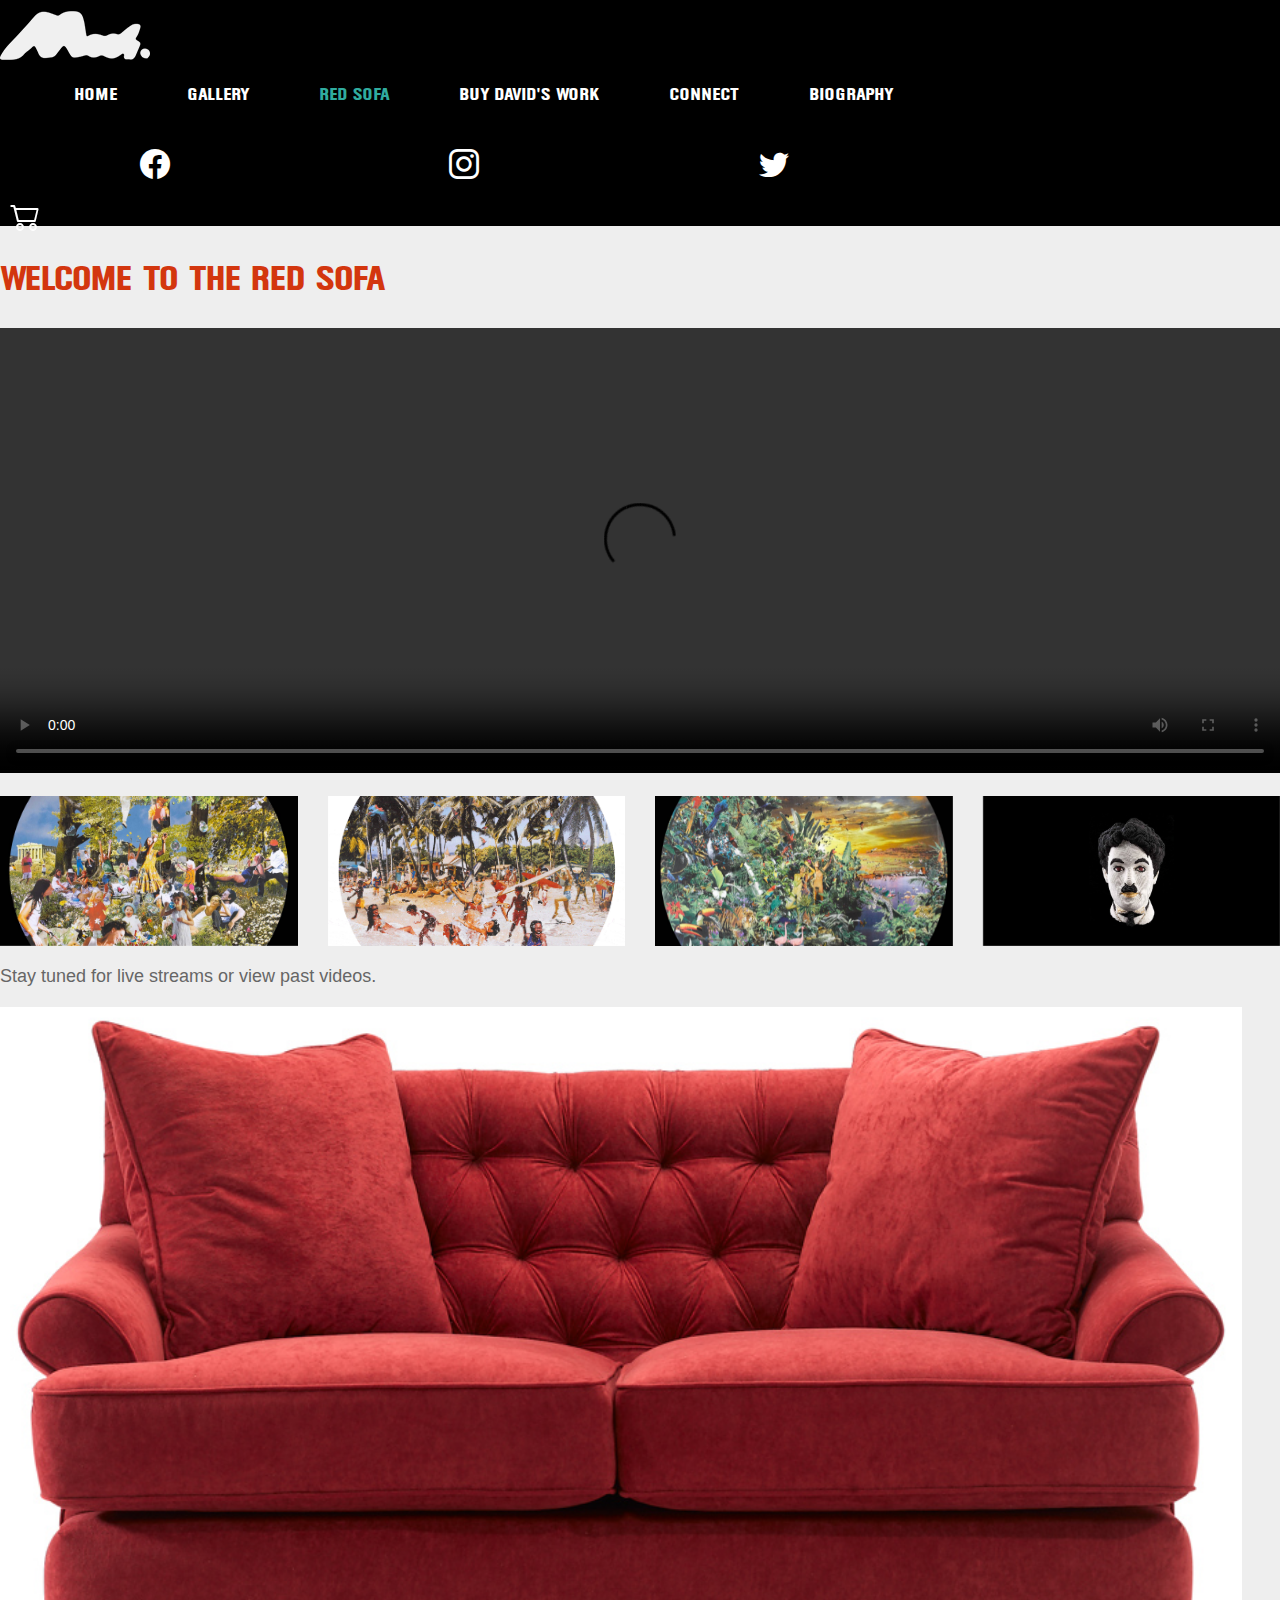
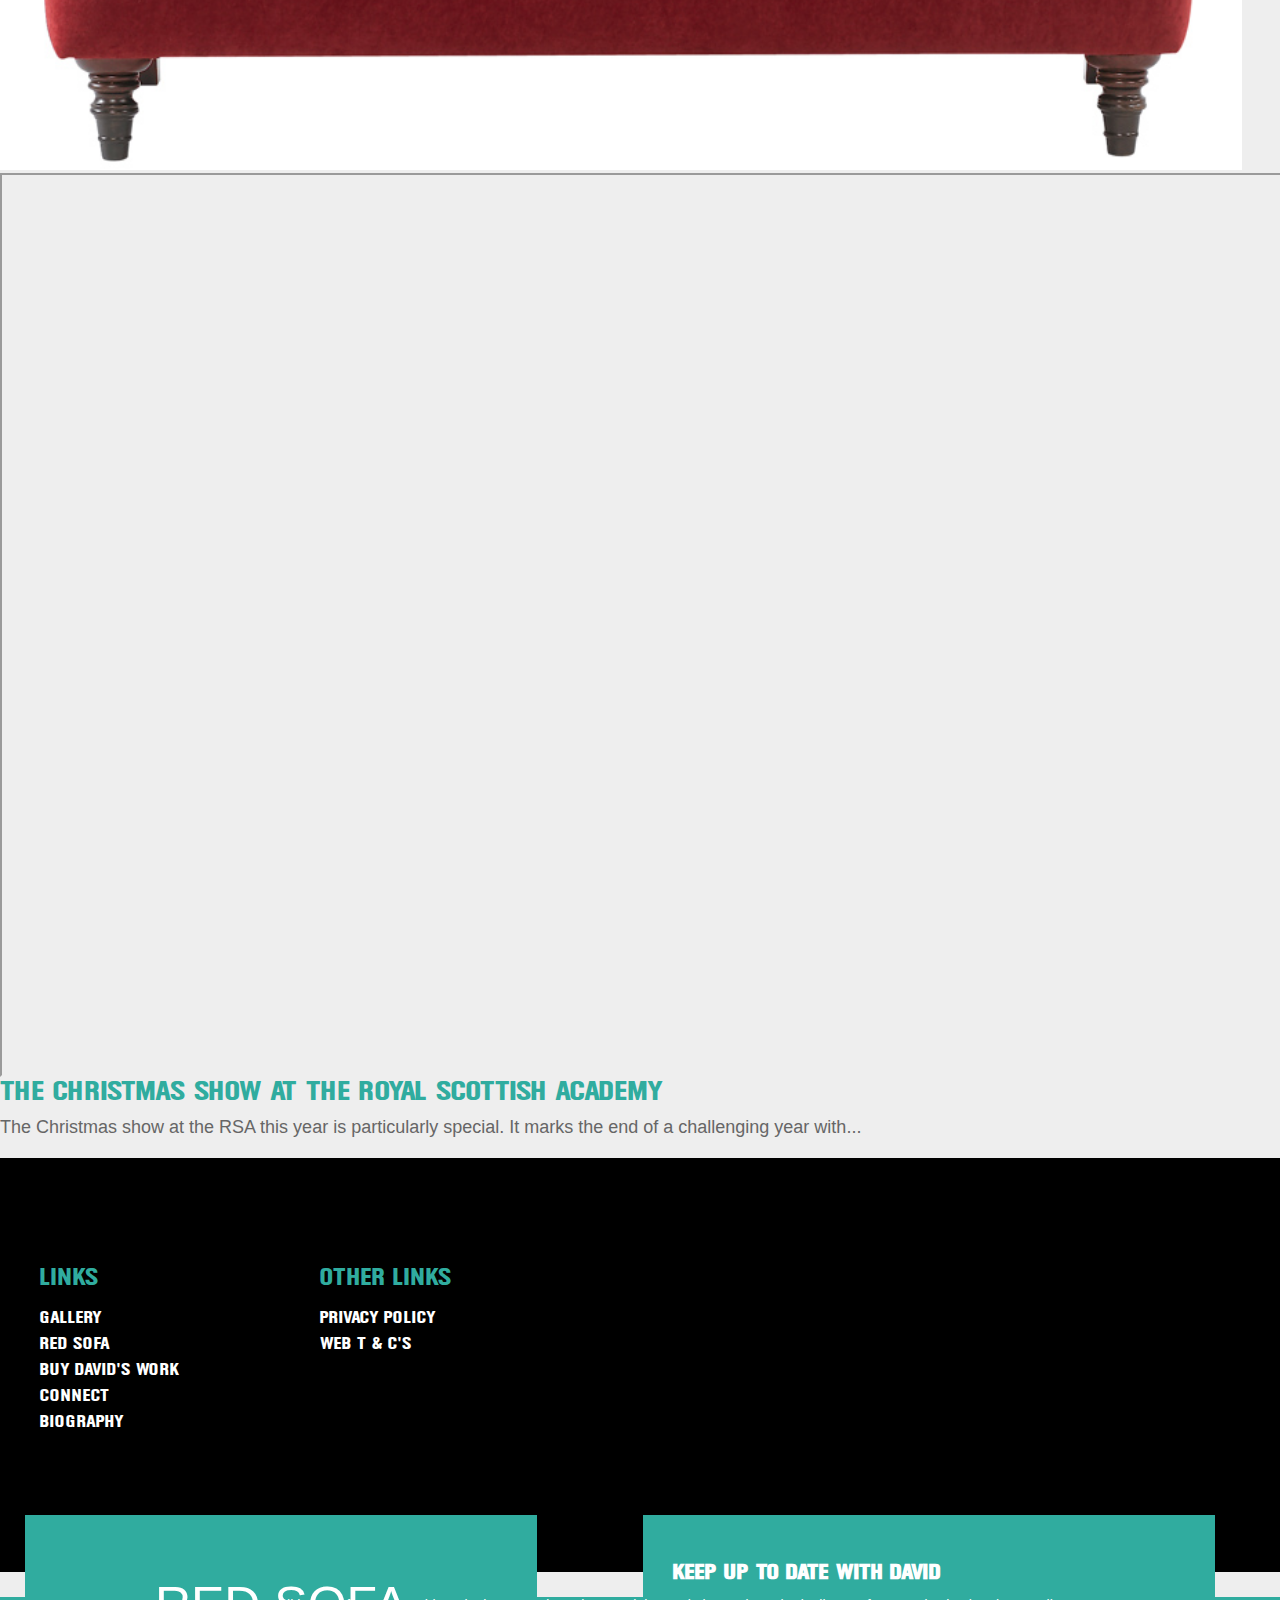
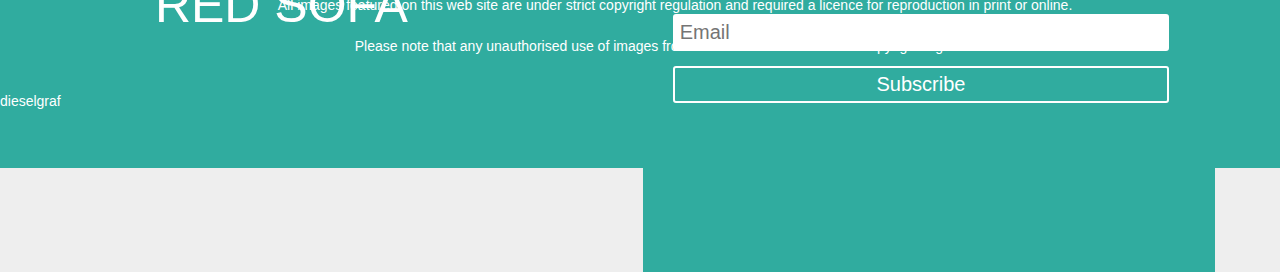
<file: redsofa.html>
<!DOCTYPE html>
<html lang="en">
<head>
    <meta charset="UTF-8">
    <meta http-equiv="X-UA-Compatible" content="IE=edge">
    <meta name="viewport" content="width=device-width, initial-scale=1.0">
    <link rel="stylesheet" href="redsofa.css">
    <link rel="website icon" href="./img/logo.png" type="png">
    <link href="https://cdn.jsdelivr.net/npm/bootstrap@5.3.0-alpha1/dist/css/bootstrap.min.css" rel="stylesheet" integrity="sha384-GLhlTQ8iRABdZLl6O3oVMWSktQOp6b7In1Zl3/Jr59b6EGGoI1aFkw7cmDA6j6gD" crossorigin="anonymous">
    <link rel="stylesheet" href="https://cdn.jsdelivr.net/npm/bootstrap-icons@1.10.3/font/bootstrap-icons.css">
    <link
      rel="stylesheet"
      href="https://cdn.jsdelivr.net/npm/swiper/swiper-bundle.min.css"
    />
    <title>RED SOFA - David Mach</title>
</head>
<body>
    <nav>
        <div class="container ">
            
            <div class="row">
                <div class="col-md-1 david">
                    <img src="./img/logo.png" alt="logo">
                </div>
                <div class="col-md-9">
                    <ul>
                        <li><a href="./home.html">HOME</a></li>
                        <li><a href="./gallery.html">GALLERY</a></li>
                        <li><a href="./redsofa.html" class="active">RED SOFA</a></li>
                        <li><a href="">BUY DAVID'S WORK</a></li>
                        <li><a href="./connect.html">CONNECT</a></li>
                        <li><a href="./bio.html">BIOGRAPHY</a></li>
                    </ul>
                </div>
                <div class="col-md-2">
                    <div class="row">
                        <div class="col-md-9 center">
                            <i class="bi bi-facebook logos"></i>
                            <i class="bi bi-instagram logos"></i>
                            <i class="bi bi-twitter logos"></i>
                        </div>
                        <div class="col-md-3 cart">
                            <i class="bi bi-cart2 logos"></i>
                        </div>
                    </div>
                </div>
            </div>
        </div>
    </nav>
    <section class="main">
        <div class="container">
            <h1>WELCOME TO THE RED SOFA</h1>
            <div class="row">
                <div class="col-md-8 left">
                    <video width="100%" height="445" controls>
                        <source src="https://i.vimeocdn.com/video/1044850082-96a91022681f55592acbb9b3e12029e9cbbd44e484f7f7ac320134161113affa-d?mw=1000&mh=563&q=70" type="video/mp4">
                        <source src="https://i.vimeocdn.com/video/1044850082-96a91022681f55592acbb9b3e12029e9cbbd44e484f7f7ac320134161113affa-d?mw=1000&mh=563&q=70" type="video/ogg">
                        Your browser does not support the video tag.
                      </video>
                      <div class="swiper mySwiper">
                        <div class="swiper-wrapper">
                          <div class="swiper-slide">
                            <img src="./img/heaven_athens_spring_172cm_dia_Precious_Light_david_mach_2011_col.jpg" alt="">
                          </div>
                          <div class="swiper-slide">
                            <img src="./img/Heaven_Istanbul_Summer_gicle_print_50_david_mach.gif" alt="">
                          </div>
                          <div class="swiper-slide">
                            <img src="./img/adam_and_eve_244_cm_diametre_precious_light_collage_david_mach_2011_col.jpg" alt="">
                          </div>
                          <div class="swiper-slide">
                            <img src="./img/chaplin.jpg" alt="">
                          </div>
                          <div class="swiper-slide">
                            <img src="./img/tiger-header.jpg" alt="">
                          </div>
                          <div class="swiper-slide">
                            <img src="./img/out_of_order_sculpture_with_artist_david_mach_made_with_tumbling_telephone_boxes_picture_by_david_parry_2_kingston_upon_thames_david_mach_1989_pa.jpg" alt="">
                          </div>
                          <div class="swiper-slide">
                            <img src="./img/the_great_british_drama_4x5_2014_ascot_commission_david_mach_2014_col.jpg" alt="">
                          </div>
                          <div class="swiper-slide">
                            <img src="./img/slider-4-min.jpg" alt="">
                          </div>
                          <div class="swiper-slide">
                            <img src="./img/Mach_1_Edinburgh.gif" alt="">
                          </div>
                        </div>
                        <div class="swiper-pagination"></div>
                      </div>
                      <span>Stay tuned for live streams or view past videos.</span>
                      <img src="./img/Red-sofa.jpg" alt="sofa">
                </div>
                <div class="col-md-4 right">
                    <iframe src="https://calendar.google.com/calendar/u/0?cid=YzgxZjkwNDMwN2FiNGU1ZjY1MTBmYzdkZjc1YmNhYTdkMGNlMDI0YWE5OGY5MzJkZDY4ODFlZDk4ODYwOTU1ZUBncm91cC5jYWxlbmRhci5nb29nbGUuY29t"></iframe>
                    <a href="https://davidmach.com/events/the-christmas-show-at-the-royal-scottish-academy/" target="_blank">The Christmas Show at The Royal Scottish Academy</a>
                    <p>The Christmas show at the RSA this year is particularly special. It marks the end of a challenging year with...</p>
                </div>
            </div>
        </div>
    </section>
    <footer>
        <div class="footer-top">
            <div class="container">
                <div class="row">
                    <div class="col-md-6">
                        <ul>
                            <h3>LINKS</h3>
                            <li><a href="./gallery.html">GALLERY</a></li>
                            <li><a href="./redsofa.html">RED SOFA</a></li>
                            <li><a href="">BUY DAVID'S WORK</a></li>
                            <li><a href="./connect.html">CONNECT</a></li>
                            <li><a href="./bio.html">BIOGRAPHY</a></li>
                        </ul>
                        <ul>
                            <h3>OTHER LINKS</h3>
                            <li><a href="">PRIVACY POLICY</a></li>
                            <li><a href="">WEB T & C'S</a></li>
                        </ul>
                    </div>
                    <div class="col-md-6 mailing">
                        <input type="submit" value="RED SOFA" src="./redsofa.html">
                        <div class="subscribe">
                            <h3>KEEP UP TO DATE WITH DAVID</h3>
                            <input type="text" placeholder="Email">
                            <input type="submit" class="butt" value="Subscribe">
                        </div>
                    </div>
                </div>
            </div>
        </div>
        <div class="footer-bot">
            <div class="container">
                <div class="row">
                    <div class="col-md-11">
                        <p>All images featured on this web site are under strict copyright regulation and required a licence for reproduction in print or online.</p>
                        <p>Please note that any unauthorised use of images from this website is in breach of copyright regulations.</p>
                    </div>
                    <div class="col-md-1">
                        <a href="https://dieselgraf.com/" target="_blank">dieselgraf</a>
                    </div>
                </div>
            </div>
        </div>
    </footer>
    <!-- bootstrap javascript code-->
    <script src="https://cdn.jsdelivr.net/npm/bootstrap@5.3.0-alpha1/dist/js/bootstrap.bundle.min.js" integrity="sha384-w76AqPfDkMBDXo30jS1Sgez6pr3x5MlQ1ZAGC+nuZB+EYdgRZgiwxhTBTkF7CXvN" crossorigin="anonymous"></script>
    <!-- Swiper JS -->
    <script src="https://cdn.jsdelivr.net/npm/swiper/swiper-bundle.min.js"></script>

    <!-- Initialize Swiper -->
    <script>
      var swiper = new Swiper(".mySwiper", {
        slidesPerView: 4,
        spaceBetween: 30,
        loop: true,
        pagination: {
          el: ".swiper-pagination",
          clickable: true,
        },
        autoplay: {
            delay: 2000,
            disableoninteraction: false,
        }
      });
    </script>
</body>
</html>
</file>
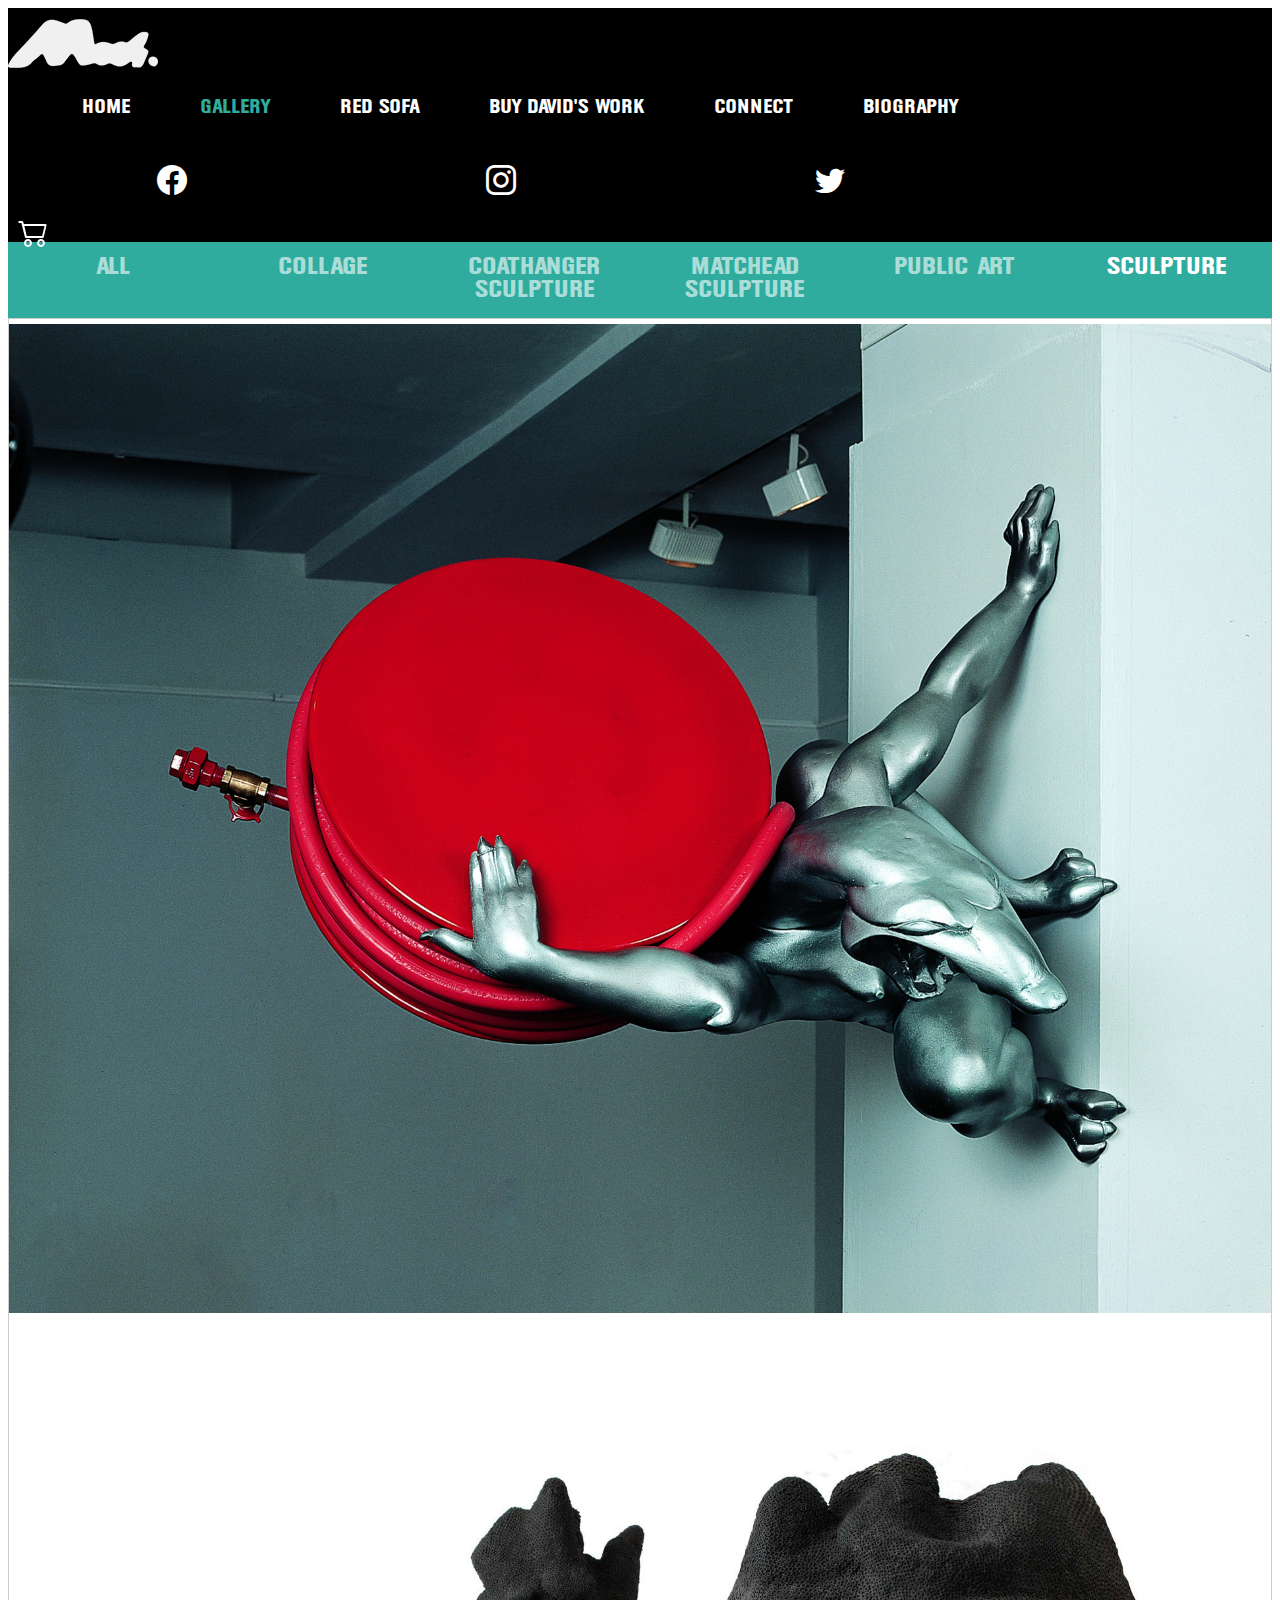
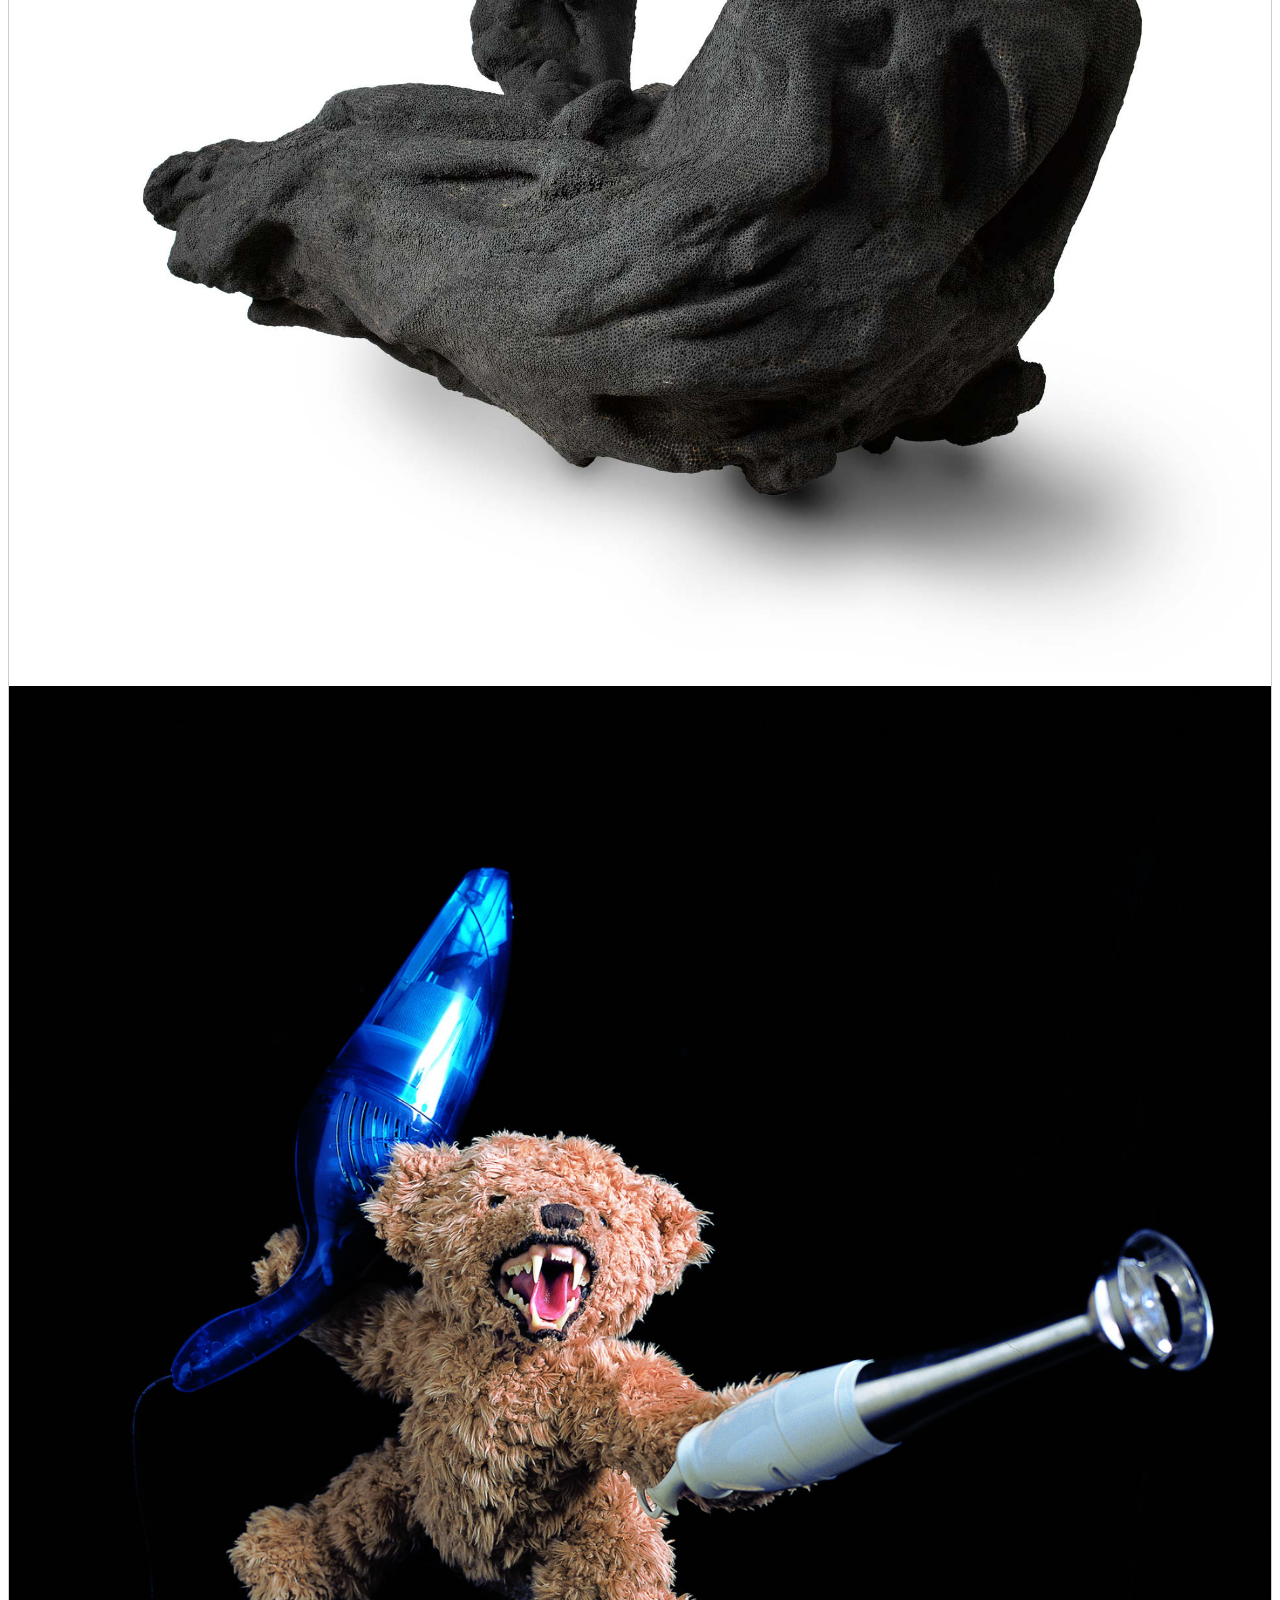
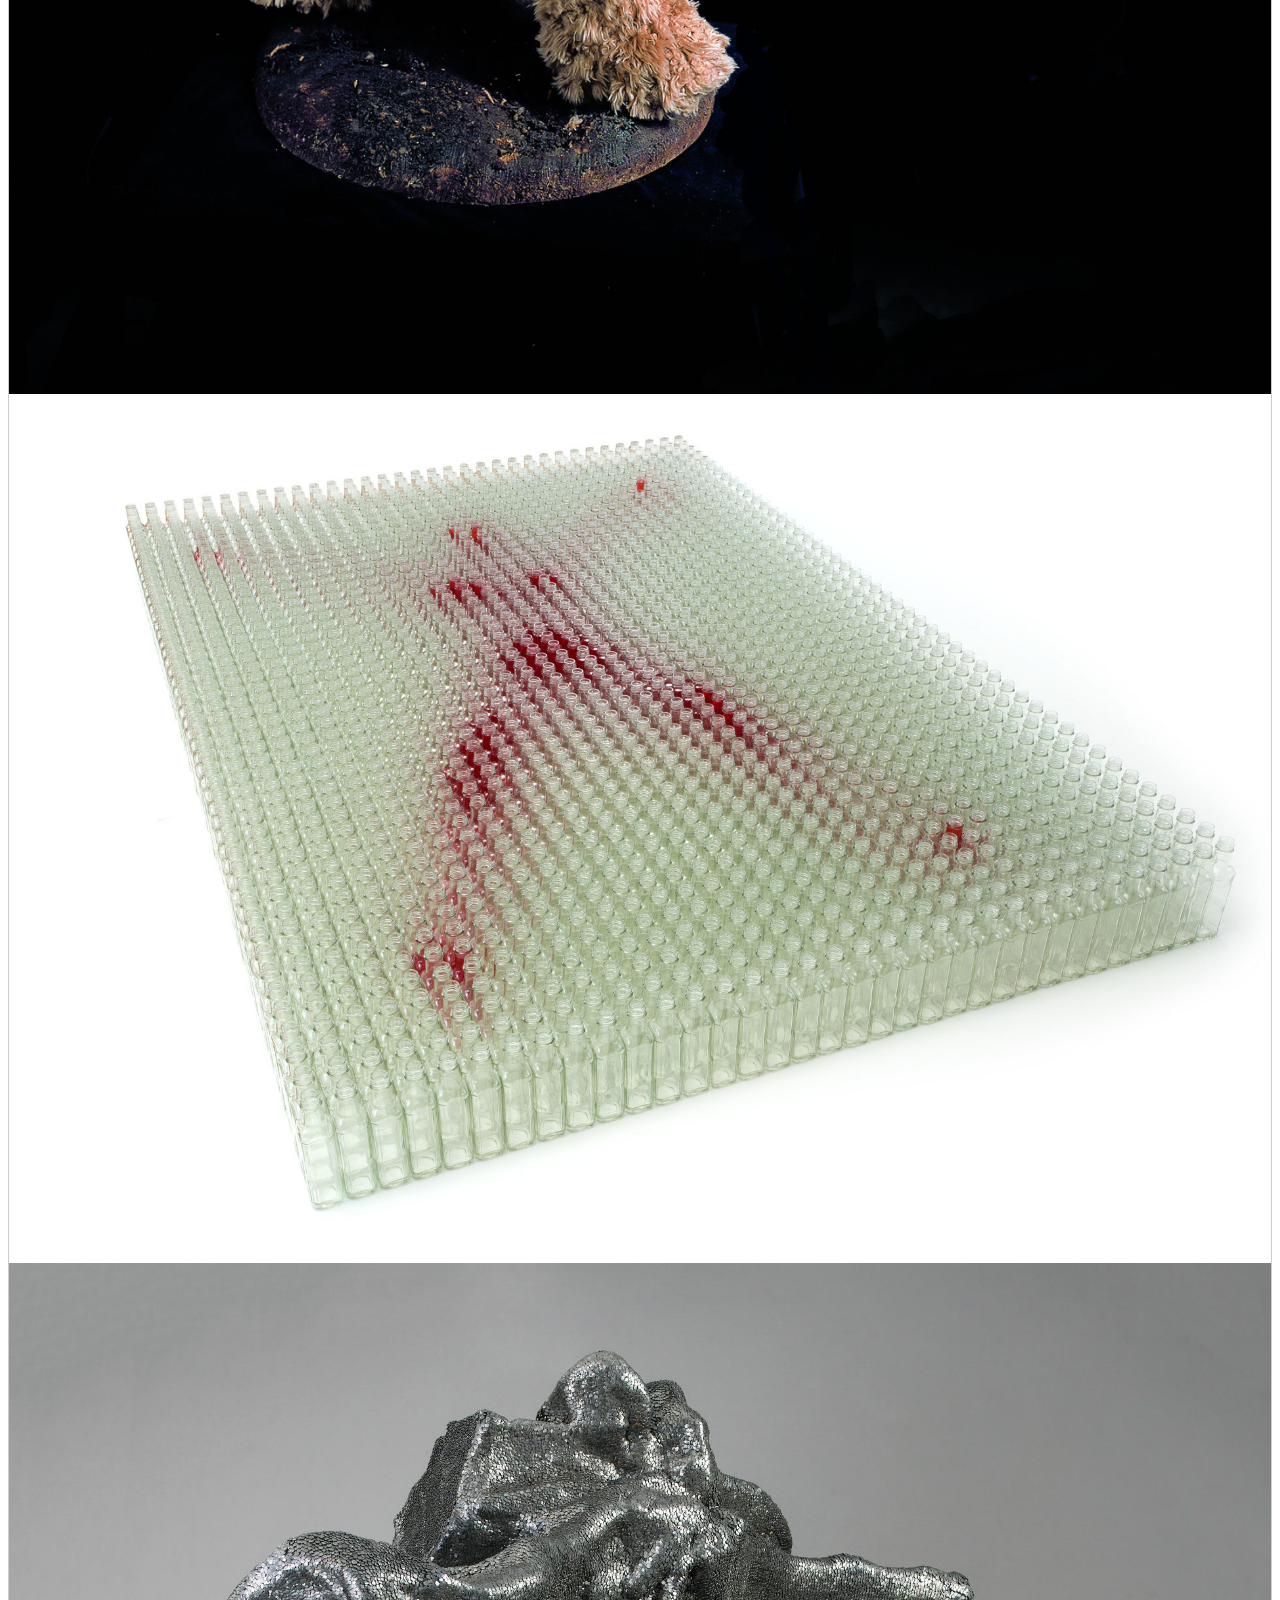
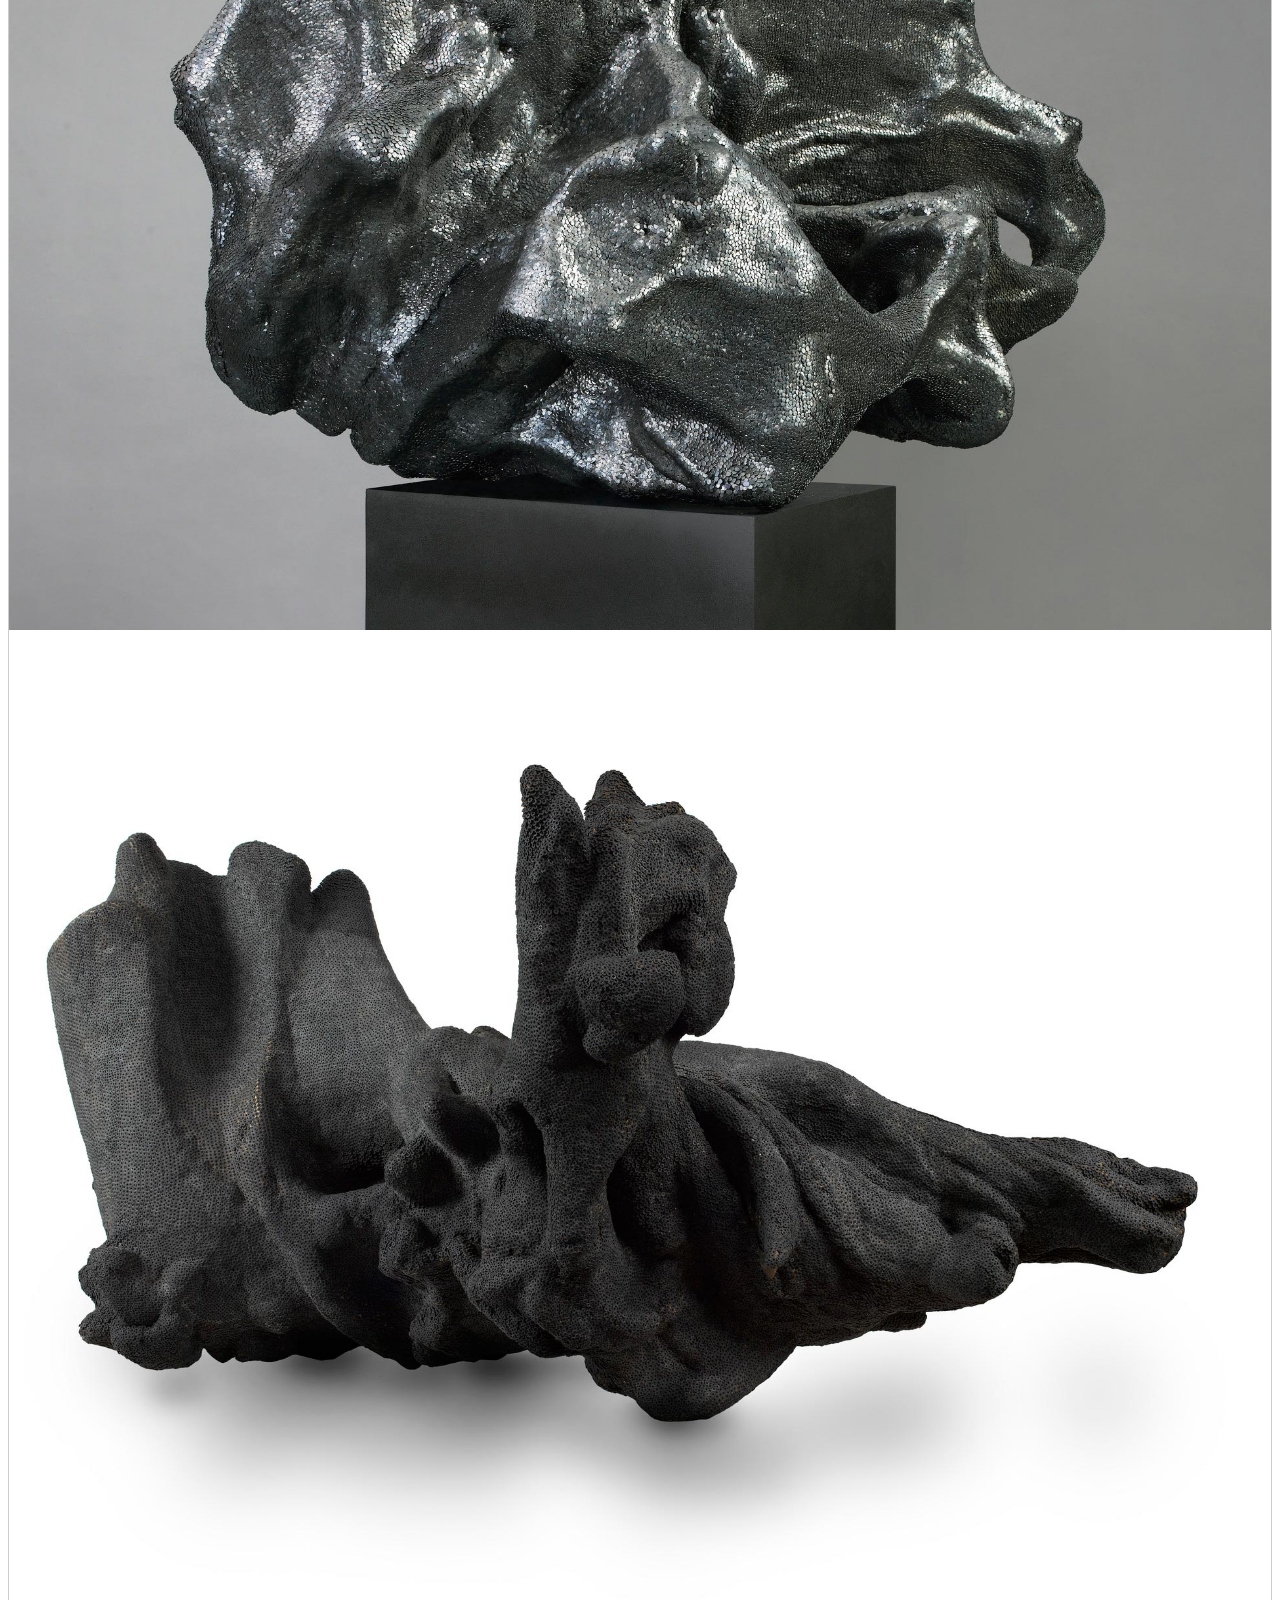
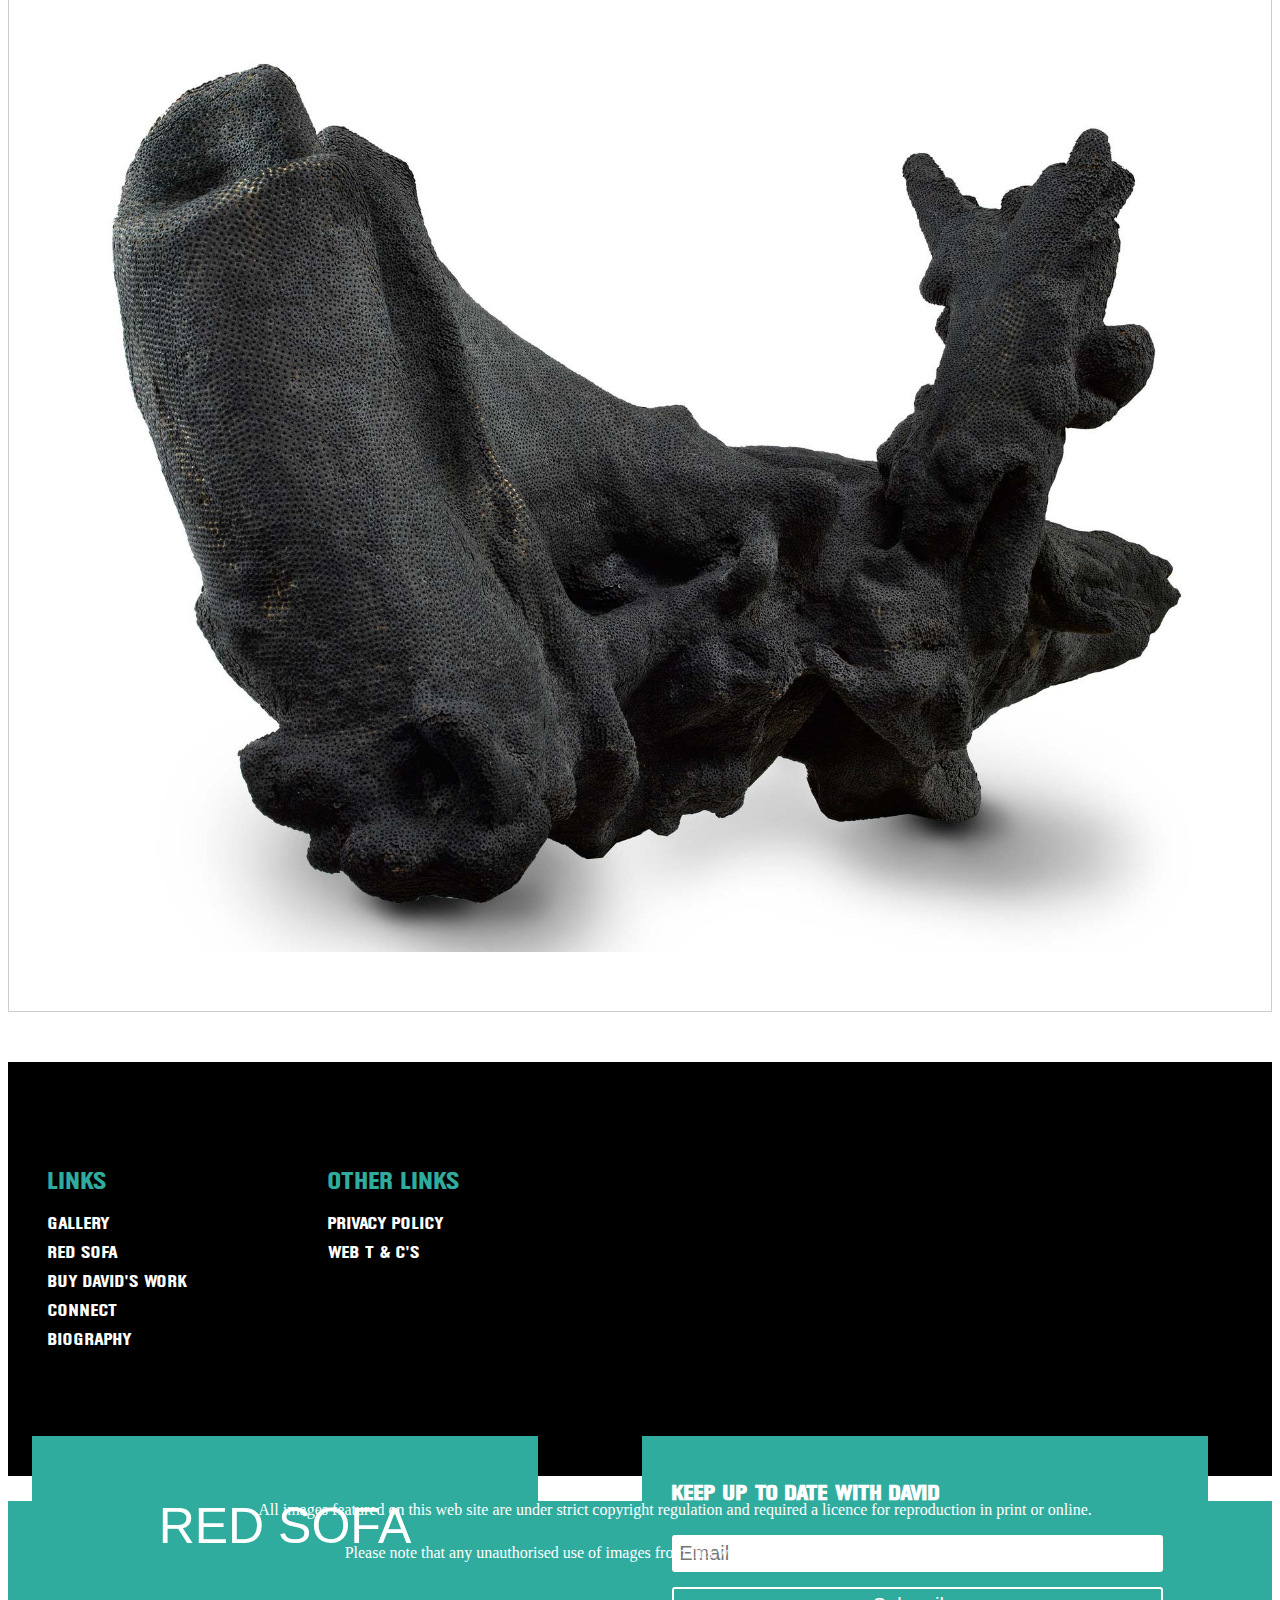
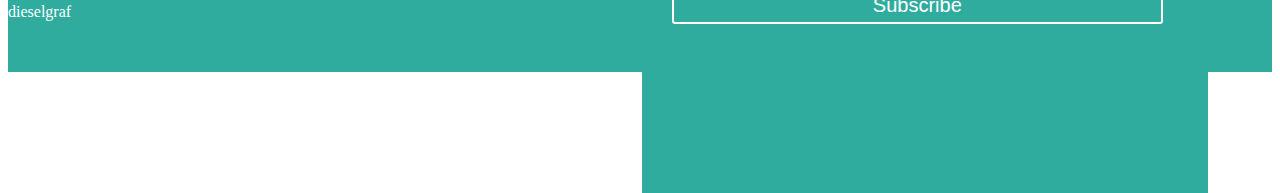
<file: sculpture.html>
<!DOCTYPE html>
<html lang="en">
<head>
    <meta charset="UTF-8">
    <meta http-equiv="X-UA-Compatible" content="IE=edge">
    <meta name="viewport" content="width=device-width, initial-scale=1.0">
    <link rel="stylesheet" href="gallery.css">
    <link rel="website icon" href="./img/logo.png" type="png">
    <link href="https://cdn.jsdelivr.net/npm/bootstrap@5.3.0-alpha1/dist/css/bootstrap.min.css" rel="stylesheet" integrity="sha384-GLhlTQ8iRABdZLl6O3oVMWSktQOp6b7In1Zl3/Jr59b6EGGoI1aFkw7cmDA6j6gD" crossorigin="anonymous">
    <link rel="stylesheet" href="https://cdn.jsdelivr.net/npm/bootstrap-icons@1.10.3/font/bootstrap-icons.css">
    <link
      rel="stylesheet"
      href="https://cdn.jsdelivr.net/npm/swiper/swiper-bundle.min.css"
    />
    <title>Installation - David Mach</title>
</head>
<body>
    <nav>
        <div class="container ">
            
            <div class="row">
                <div class="col-md-1 david">
                    <img src="./img/logo.png" alt="logo">
                </div>
                <div class="col-md-9">
                    <ul>
                        <li><a href="./home.html">HOME</a></li>
                        <li><a href="./gallery.html" class="active">GALLERY</a></li>
                        <li><a href="./redsofa.html">RED SOFA</a></li>
                        <li><a href="">BUY DAVID'S WORK</a></li>
                        <li><a href="./connect.html">CONNECT</a></li>
                        <li><a href="./bio.html">BIOGRAPHY</a></li>
                    </ul>
                </div>
                <div class="col-md-2">
                    <div class="row">
                        <div class="col-md-9 center">
                            <i class="bi bi-facebook logos"></i>
                            <i class="bi bi-instagram logos"></i>
                            <i class="bi bi-twitter logos"></i>
                        </div>
                        <div class="col-md-3 cart">
                            <i class="bi bi-cart2 logos"></i>
                        </div>
                    </div>
                </div>
            </div>
        </div>
    </nav>
    <div class="container-fluid grid">
        <a href="./gallery.html">ALL</a>
        <a href="./collage.html">COLLAGE</a>
        <a href="./coathanger.html" >COATHANGER SCULPTURE</a>
        <a href="./matched.html">MATCHEAD SCULPTURE</a>
        <a href="./public.html">PUBLIC ART</a>
        <a href="./sculpture.html"  class="activated">SCULPTURE</a>
    </div>
    <section class="gallery container-fluid">
        <div class="row">
            <div class="col-md-3 bagana1">
                <img src="./img/sculp/1.jpg" alt="">
                <img src="./img/sculp/2.jpg" alt="">
            </div>
            <div class="col-md-3 bagana2">
                <img src="./img/sculp/3.jpg" alt="">
            </div>
            <div class="col-md-3 bagana3">
                <img src="./img/sculp/4.jpg" alt="">
                <img src="./img/sculp/5.jpg" alt="">
            </div>
            <div class="col-md-3 bagana4">
                <img src="./img/sculp/6.jpg" alt="">
                <img src="./img/sculp/7.jpg" alt="">
            </div>
        </div>
    </section>
    <footer>
        <div class="footer-top">
            <div class="container">
                <div class="row">
                    <div class="col-md-6">
                        <ul>
                            <h3>LINKS</h3>
                            <li><a href="">GALLERY</a></li>
                            <li><a href="./redsofa.html">RED SOFA</a></li>
                            <li><a href="">BUY DAVID'S WORK</a></li>
                            <li><a href="./connect.html">CONNECT</a></li>
                            <li><a href="./bio.html">BIOGRAPHY</a></li>
                        </ul>
                        <ul>
                            <h3>OTHER LINKS</h3>
                            <li><a href="">PRIVACY POLICY</a></li>
                            <li><a href="">WEB T & C'S</a></li>
                        </ul>
                    </div>
                    <div class="col-md-6 mailing">
                        <input type="submit" value="RED SOFA" src="./redsofa.html">
                        <div class="subscribe">
                            <h3>KEEP UP TO DATE WITH DAVID</h3>
                            <input type="text" placeholder="Email">
                            <input type="submit" class="butt" value="Subscribe">
                        </div>
                    </div>
                </div>
            </div>
        </div>
        <div class="footer-bot">
            <div class="container">
                <div class="row">
                    <div class="col-md-11">
                        <p>All images featured on this web site are under strict copyright regulation and required a licence for reproduction in print or online.</p>
                        <p>Please note that any unauthorised use of images from this website is in breach of copyright regulations.</p>
                    </div>
                    <div class="col-md-1">
                        <a href="https://dieselgraf.com/" target="_blank">dieselgraf</a>
                    </div>
                </div>
            </div>
        </div>
    </footer>
    <!-- bootstrap javascript -->
    <script src="https://cdn.jsdelivr.net/npm/bootstrap@5.3.0-alpha1/dist/js/bootstrap.bundle.min.js" integrity="sha384-w76AqPfDkMBDXo30jS1Sgez6pr3x5MlQ1ZAGC+nuZB+EYdgRZgiwxhTBTkF7CXvN" crossorigin="anonymous"></script>
</body>
</file>
<file: bio.css>
@font-face {
    font-family: 'myfont';
    src: url(./RobotGo-x3xx0.ttf) format('truetype');
  }
  nav {
      position: sticky;
      top: 0px;
      background: rgb(0, 0, 0);
      display: flex;
      align-items: center;
      width: 100%;
      z-index: 10;
  }
  .david {
    display: block;
    transform: translateY(10px);
  }
  nav .row .col-md-3 img {
      background-color: rgb(0, 0, 0);
  }
  nav .row ul {
      display: flex;
      justify-content: space-around ;
  }
  nav .row ul li {
      list-style: none;
      margin: 20px 35px;
      font-family: 'myfont', cursive;
      font-weight: 300;
  }
  nav .row ul li a {
      text-decoration: none;
      color: #fff;
  }
  .logos {
      color: #fff;
      font-size: 30px;
      margin: 10px;
  }
  .cart{
    transform: translateY(8px);
  }
  .center {
      display: flex;
      justify-content: space-around !important;
      align-items: center !important;
  }
  .main {
    margin-top: 50px;
  }
  .active {
    color: #30AC9F !important;
  }
  /* swiper style */
  .swiper {
    width: 50%;
    height: 75%;
    transform: translate(-140px, 20px);
    transition: 1s;
    border-bottom: 5px solid #30AC9F;
    border-right: 5px solid #30AC9F;
    border-top: 5px solid #333;
    border-left: 5px solid #333;
  }

  .swiper-slide {
    text-align: center;
    font-size: 18px;
    background: #fff;

    /* Center slide text vertically */
    display: -webkit-box;
    display: -ms-flexbox;
    display: -webkit-flex;
    display: flex;
    -webkit-box-pack: center;
    -ms-flex-pack: center;
    -webkit-justify-content: center;
    justify-content: center;
    -webkit-box-align: center;
    -ms-flex-align: center;
    -webkit-align-items: center;
    align-items: center;
  }

  .swiper-slide img {
    display: block;
    width: 100%;
    height: 100%;
    object-fit: cover;
  }
  .swiper:hover .swiper-button-next {
    display: block !important;
    transition: all 1.5s !important;
    transform: scale(0.5);
  }
  .swiper-button-next {
    color: #666666 !important;
    display: none !important;
  }
  .swiper-button-prev {
    color: #666666 !important;
    display: none !important;
  }
  .swiper:hover .swiper-button-prev {
    display: block !important;
    transition: all 1.5s !important;
    transform: scale(0.5);
  }
  .swiper-pagination-bullet-active {
    background-color: #666666 !important;
    transform: translateY(-20px);
  }
  /* footer heseg */
footer {
    width: 100%;
}
.footer-top {
    background-color: #000;
    height: 46vh;
    font-family: 'myfont';
}
.footer-bot {
    background-color: #30AC9F;
    height: 19vh;
}
footer .col-md-6 {
    display: flex;
}
footer ul {
    margin-top: 90px;
    margin-right: 100px;
}
footer ul h3 {
    color: #30AC9F;
    font-weight: 100;
    font-size: 20px;
}
footer ul li {
    list-style: none;
    margin-bottom: 10px;
}
footer ul li a {
    text-decoration: none;
    color: #fff;
    font-weight: 200;
    font-size: 14px;
}
.mailing {
    justify-content: space-evenly;
}
.mailing>input {
    background-color: #30AC9F;
    border: none;
    height: 20vh;
    width: 40%;
    color: #fff;
    margin-top: 60px;
    font-size: 50px;
    display: block;
    transform: translateX(-40px);
}
.mailing>input:hover {
    background-color: #D3360E;
    transition: 0.4s;
}
.mailing h3 {
    color: #fff;
    font-size: 18px;
    margin-bottom: 30px;
}
.subscribe {
    width: 40%;
    height: 33vh;
    background-color: #30AC9F;
    margin-top: 60px;
    padding: 30px;
}
.subscribe input {
    border-radius: 3px;
    border: 2px solid #fff;
    width: 97%;
    font-size: 20px;
    font-family: 'Segoe UI', Tahoma, Geneva, Verdana, sans-serif;
    box-sizing: border-box;
    padding: 5px;
}
.butt {
    background-color: #30AC9F;
    margin-top: 15px;
    color: #fff;
}
.subscribe input:nth-child(3)::after{
    content: ' \003E';
}
footer p {
    color: #fff;
    text-align: center;
    transform: translateX(20px) !important;
    padding-left: 30px !important;
    margin-top: 25px;
}
footer .col-md-1 a {
    text-decoration: none;
    color: #fff;
    transform: translateY(25px) !important;
    display: block;
}
/* main section */

.main h1 {
  text-align: right;
  font-size: 90px;
  margin-right: 30px;
}
.main h1:nth-child(2) {
  color: #30AC9F;
  display: block;
  transform: translateY(-30px);
}
.second .container-fluid .row {
  background-color: #30AC9F;
  text-align: center;
}
.second a {
  text-decoration: none;
  color: #fff;
  padding: 10px;
}
.second a:focus{
  background-color: #000;
}
.second a h1 {
  font-size: 30px;
}
#about {
    padding: 20px 0px;
    margin-bottom: 50px;
}
#about p {
    color: #000;
    font-size: 20px;
    margin: 10px 350px;
}
</file>
<file: gallery.css>
@font-face {
    font-family: 'myfont';
    src: url(./RobotGo-x3xx0.ttf) format('truetype');
  }
  nav {
      position: sticky;
      top: 0px;
      background: rgb(0, 0, 0);
      display: flex;
      align-items: center;
      width: 100%;
      z-index: 10;
  }
  .david {
    display: block;
    transform: translateY(10px);
  }
  nav .row .col-md-3 img {
      background-color: rgb(0, 0, 0);
  }
  nav .row ul {
      display: flex;
      justify-content: space-around ;
  }
  nav .row ul li {
      list-style: none;
      margin: 20px 35px;
      font-family: 'myfont', cursive;
      font-weight: 300;
  }
  nav .row ul li a {
      text-decoration: none;
      color: #fff;
  }
  .logos {
      color: #fff;
      font-size: 30px;
      margin: 10px;
  }
  .cart{
    transform: translateY(8px);
  }
  .center {
      display: flex;
      justify-content: space-around !important;
      align-items: center !important;
  }
  .main {
    margin-top: 50px;
  }
  .active {
    color: #30AC9F !important;
  }

  /* main heseg ehelj bna  */
  .grid {
    display: grid;
    grid-template-rows: 1fr;
    grid-template-columns: 1fr 1fr 1fr 1fr 1fr 1fr;
    padding: 0px !important;

  }
  .grid a {
    text-decoration: none;
    color: #ffffff9c;
    background-color: #30AC9F;
    text-align: center;
    font-size: 20px;
    padding: 15px 0px;
    font-family: 'myfont';
  }
  .bagana2 {
    padding: 0px !important;
  }
  .bagana4 {
    padding: 0px !important;
    padding-right: 12px !important;
  }
  .gallery img {
    width: 100%;
    margin: 5px 0px;
  }
  .gallery {
    border: 1px solid #ccc;
    margin-bottom: 50px;
    padding-bottom: 50px;
  }
  .grid .activated {
    color: #fff;
  }
   /* footer heseg */
footer {
    width: 100%;
}
.footer-top {
    background-color: #000;
    height: 46vh;
    font-family: 'myfont';
}
.footer-bot {
    background-color: #30AC9F;
    height: 19vh;
}
footer .col-md-6 {
    display: flex;
}
footer ul {
    margin-top: 90px;
    margin-right: 100px;
}
footer ul h3 {
    color: #30AC9F;
    font-weight: 100;
    font-size: 20px;
}
footer ul li {
    list-style: none;
    margin-bottom: 10px;
}
footer ul li a {
    text-decoration: none;
    color: #fff;
    font-weight: 200;
    font-size: 14px;
}
.mailing {
    justify-content: space-evenly;
}
.mailing>input {
    background-color: #30AC9F;
    border: none;
    height: 20vh;
    width: 40%;
    color: #fff;
    margin-top: 60px;
    font-size: 50px;
    display: block;
    transform: translateX(-40px);
}
.mailing>input:hover {
    background-color: #D3360E;
    transition: 0.4s;
}
.mailing h3 {
    color: #fff;
    font-size: 18px;
    margin-bottom: 30px;
}
.subscribe {
    width: 40%;
    height: 33vh;
    background-color: #30AC9F;
    margin-top: 60px;
    padding: 30px;
}
.subscribe input {
    border-radius: 3px;
    border: 2px solid #fff;
    width: 97%;
    font-size: 20px;
    font-family: 'Segoe UI', Tahoma, Geneva, Verdana, sans-serif;
    box-sizing: border-box;
    padding: 5px;
}
.butt {
    background-color: #30AC9F;
    margin-top: 15px;
    color: #fff;
}
.subscribe input:nth-child(3)::after{
    content: ' \003E';
}
footer p {
    color: #fff;
    text-align: center;
    transform: translateX(20px) !important;
    padding-left: 30px !important;
    margin-top: 25px;
}
footer .col-md-1 a {
    text-decoration: none;
    color: #fff;
    transform: translateY(25px) !important;
    display: block;
}
</file>
<file: connect.css>
@font-face {
    font-family: 'myfont';
    src: url(./RobotGo-x3xx0.ttf) format('truetype');
  }
  body {
    background-color: #000 !important;
}
  nav {
      position: sticky;
      top: 0px;
      background: rgb(0, 0, 0);
      display: flex;
      align-items: center;
      width: 100%;
      z-index: 10;
  }
  .david {
    display: block;
    transform: translateY(10px);
  }
  nav .row .col-md-3 img {
      background-color: rgb(0, 0, 0);
  }
  nav .row ul {
      display: flex;
      justify-content: space-around ;
  }
  nav .row ul li {
      list-style: none;
      margin: 20px 35px;
      font-family: 'myfont', cursive;
      font-weight: 300;
  }
  nav .row ul li a {
      text-decoration: none;
      color: #fff;
  }
  .logos {
      color: #fff;
      font-size: 30px;
      margin: 10px;
  }
  .cart{
    transform: translateY(8px);
  }
  .center {
      display: flex;
      justify-content: space-around !important;
      align-items: center !important;
  }
  .main {
    margin-top: 50px;
  }
  /* swiper style */
  .swiper {
    width: 80%;
    height: 100%;
  }

  .swiper-slide {
    text-align: center;
    font-size: 18px;
    background: #fff;

    /* Center slide text vertically */
    display: -webkit-box;
    display: -ms-flexbox;
    display: -webkit-flex;
    display: flex;
    -webkit-box-pack: center;
    -ms-flex-pack: center;
    -webkit-justify-content: center;
    justify-content: center;
    -webkit-box-align: center;
    -ms-flex-align: center;
    -webkit-align-items: center;
    align-items: center;
  }

  .swiper-slide img {
    display: block;
    width: 100%;
    height: 100%;
    object-fit: cover;
    text-align: right !important;
  }
  .swiper:hover .swiper-button-next {
    display: block !important;
    transition: all 1.5s !important;
    transform: scale(0.5);
  }
  .swiper-button-next {
    color: #666666 !important;
    display: none !important;
  }
  .swiper-button-prev {
    color: #666666 !important;
    display: none !important;
  }
  .swiper:hover .swiper-button-prev {
    display: block !important;
    transition: all 1.5s !important;
    transform: scale(0.5);
  }
  .swiper-pagination-bullet-active {
    background-color: #666666 !important;
    transform: translateY(-20px);
  }
  .connect {
    width: 60%;
    background-color: #fff;
    box-sizing: border-box;
    padding: 30px;
    margin-bottom: 30px;
  }
  .connect h1 {
    font-family: 'myfont';
    color: #30AC9F;
    font-weight: 100;
    font-size: 28px;
  }
  .connect input {
    border: none;
    border-bottom: 2px solid #30AC9F;
    margin-top: 20px;
    width: 95%;
  }
  .connect input::placeholder {
    color: #000;
  }
  .connect input:focus::placeholder {
    color: #30AC9F;
  }
  .connect input:focus {
    border: 0px solid transparent !important;
  }
  .connect textarea {
    border: none;
    border-bottom: 2px solid #30AC9F;
    margin-top: 20px;
  }
  .connect textarea::placeholder {
    color: #000;
  }
  .connect textarea:focus {
    border: 2px solid red ;
  }
  .connect textarea:focus::placeholder {
    color: #30AC9F;
  }
.right h1 {
    font-family: 'myfont';
    color: #30AC9F;
    font-weight: 100;
    font-size: 24px;
}
.right p, span {
    color: #fff;
    font-size: 20px;

}
  /* footer heseg */
footer {
    width: 100%;
}
.footer-top {
    background-color: #000;
    height: 46vh;
    font-family: 'myfont';
}
.footer-bot {
    background-color: #30AC9F;
    height: 19vh;
}
footer .col-md-6 {
    display: flex;
}
footer ul {
    margin-top: 90px;
    margin-right: 100px;
}
footer ul h3 {
    color: #30AC9F;
    font-weight: 100;
    font-size: 20px;
}
footer ul li {
    list-style: none;
    margin-bottom: 10px;
}
footer ul li a {
    text-decoration: none;
    color: #fff;
    font-weight: 200;
    font-size: 14px;
}
.mailing {
    justify-content: space-evenly;
}
.mailing>input {
    background-color: #30AC9F;
    border: none;
    height: 20vh;
    width: 40%;
    color: #fff;
    margin-top: 60px;
    font-size: 50px;
    display: block;
    transform: translateX(-40px);
}
.mailing>input:hover {
    background-color: #D3360E;
    transition: 0.4s;
}
.mailing h3 {
    color: #fff;
    font-size: 18px;
    margin-bottom: 30px;
}
.subscribe {
    width: 40%;
    height: 33vh;
    background-color: #30AC9F;
    margin-top: 60px;
    padding: 30px;
}
.subscribe input {
    border-radius: 3px;
    border: 2px solid #fff;
    width: 97%;
    font-size: 20px;
    font-family: 'Segoe UI', Tahoma, Geneva, Verdana, sans-serif;
    box-sizing: border-box;
    padding: 5px;
}
.butt {
    background-color: #30AC9F;
    margin-top: 15px;
    color: #fff;
}
.subscribe input:nth-child(3)::after{
    content: ' \003E';
}
footer p {
    color: #fff;
    text-align: center;
    transform: translateX(20px) !important;
    padding-left: 30px !important;
    margin-top: 25px;
}
footer .col-md-1 a {
    text-decoration: none;
    color: #fff;
    transform: translateY(25px) !important;
    display: block;
}
</file>
<file: home.css>
body {
    background-color: #000 !important;
}
nav {
    position: fixed;
    top: 0px;
    background: rgb(0, 0, 0);
    display: flex;
    align-items: center;
    width: 100%;
    z-index: 10;
}
nav .row .col-md-3 img {
    background-color: rgb(0, 0, 0);
}
nav .row ul {
    display: flex;
    justify-content: space-around ;
}
nav .row ul li {
    list-style: none;
    margin: 20px 35px;
}
nav .row ul li a {
    text-decoration: none;
    color: #fff;
}
.logos {
    color: #fff;
    font-size: 30px;
    margin: 10px;
}
.center {
    display: flex;
    justify-content: space-around !important;
    align-items: center !important;
}

/* footer heseg */

.footer {
    display: flex;
    font-family: 'Franklin Gothic Medium', 'Arial Narrow', Arial, sans-serif;
    background-color: rgb(0, 0, 0);
    justify-content: center;
    gap: 100px
}

.footer h3 {
    color: #30ac9f;

}

.footer p {
    color: white;

}

.footer_item {
    font-size: 50px;
    background-color: #30ac9f;
    border-width: 0px !important;
    height: 110px;
    display: flex;
    align-items: center;
    padding: 10px;
    margin: 10px 0;

}

.footer_item:hover {
    background-color: red;
    transition: 1s;

}

a {
    text-decoration: none;
}

.footer_item_1 {

    background-color: #30ac9f;
    text-align: left;
    font-size: 20px;
    padding: 0px 20px 20px 20px;
    width: 200px;
    margin: 10px;
}

.footer_item_1 input {
    padding: 15px 10px;
    border-radius: 5px;
    border: 0;
    width: 91%; 
}

.footer_item_1 .submit button {
    font-size: 20px;
    padding: 10px;
    margin-top: 10px;
    border-radius: 5px;
    border: 2px solid white;
    background-color: #30ac9f;
    width: 100%;

}


.footer_text {
    background-color: #30ac9f;
    text-align: center;
    color: white;
    height: 200px;
    display: flex;
    flex-direction: column;
    justify-content: center;
    
}

.footer_text p {
    margin-top: 0;
    padding: 10px;
    font-family: Arial, Helvetica, sans-serif;
}
/* swiper style */
html,
      body {
        position: relative;
        height: 100%;
      }

      body {
        background: #eee;
        font-family: Helvetica Neue, Helvetica, Arial, sans-serif;
        font-size: 14px;
        color: #000;
        margin: 0;
        padding: 0;
      }

      .swiper {
        width: 100%;
        height: 100%;
      }

      .swiper-slide {
        text-align: center;
        font-size: 18px;
        background: #fff;

        /* Center slide text vertically */
        display: -webkit-box;
        display: -ms-flexbox;
        display: -webkit-flex;
        display: flex;
        -webkit-box-pack: center;
        -ms-flex-pack: center;
        -webkit-justify-content: center;
        justify-content: center;
        -webkit-box-align: center;
        -ms-flex-align: center;
        -webkit-align-items: center;
        align-items: center;
      }

      .swiper-slide img {
        display: block;
        width: 100%;
        height: 100%;
        object-fit: cover;
      }
      .swiper-pagination-bullet-active {
        background-color: #fff !important;
      }
      /* second section */
      #second {
        margin-top: 40px;
      }
      .img{
        background-image: url(./img/welcome-call-to-action.jpg);
        width: 1080px;
        height: 300px;
        background-size: cover;
        border: 5px solid #fff;
        margin: 40px auto;
        text-align: center;
        /* grid-template-columns: 1fr 1fr; */
        grid-template-rows: 1fr 1fr 1fr 1fr 1fr 1fr 1fr;
        grid-template-columns: 1fr 1fr 1fr 1fr 1fr 1fr 1fr 1fr 1fr;
        display: grid;
      }
      .img h3 ,h2{
        color: #fff !important;
        align-items: center;
      }
      .img h3 {
        grid-area: 4 / 5 / 4 / 5;
        border: 2px solid #fff;
        width: 250px;
        font-size: 24px;
        padding: 0px;
      }
      .img h3:hover::after{
        content: "\003E";
        margin-left: 10px;
      }
      .img h3:hover {
        display: block;
        transform: scaleX(1.1);
        transition: 0.5s;
      }
      .img h2 {
        grid-area: 5 / 2 / 5 / 9;
      }

      /* THIRD section */

      #third .h1 h1 {
        color: #fff;
        font-weight: 300;
        line-height: 100px
      }
      .card{
        border: none !important;
        background-color: #000 !important;
        border-radius: 0px;
        margin: 40px auto;
      }
      .cardimg img{
        width: 360px;
        object-fit: cover;
        text-align: center;
      }
      .cardcontent {
        border: 2px solid #30AC9F;
        width: 360px;
        height: 300px;
      }
      .cardcontent h3,p {
        color: #fff;
      }
      .cardcontent h3, p ,span {
        margin-left: 15px;
      }
      .cardcontent h3 {
        font-size: 24px;
        margin-top: 25px;
      }
      .cardcontent p {
        font-size: 14px;
        margin-top: 20px;
      }
      .cardcontent h3 {
        font-weight: 300;
      }
      .cardcontent span {
        color: #30AC9F;
      }
</file>
<file: redsofa.css>
@font-face {
    font-family: 'myfont';
    src: url(./RobotGo-x3xx0.ttf) format('truetype');
  }
  nav {
      position: sticky;
      top: 0px;
      background: rgb(0, 0, 0);
      display: flex;
      align-items: center;
      width: 100%;
      z-index: 10;
  }
  .david {
    display: block;
    transform: translateY(10px);
  }
  nav .row .col-md-3 img {
      background-color: rgb(0, 0, 0);
  }
  nav .row ul {
      display: flex;
      justify-content: space-around ;
  }
  nav .row ul li {
      list-style: none;
      margin: 20px 35px;
      font-family: 'myfont', cursive;
      font-weight: 300;
  }
  nav .row ul li a {
      text-decoration: none;
      color: #fff;
  }
  .logos {
      color: #fff;
      font-size: 30px;
      margin: 10px;
  }
  .cart{
    transform: translateY(8px);
  }
  .center {
      display: flex;
      justify-content: space-around !important;
      align-items: center !important;
  }
  .active {
    color: #30AC9F !important;
  }
  /* main section */
  .main {
    margin-bottom: 20px;
  }
.main h1 {
    color: #D3360E;
    font-family: 'myfont';
    margin-top: 40px;
    margin-bottom: 30px;
    font-weight: 200;
}
.main iframe {
    width: 100%;
    height: 100vh;
    color: #000;
}
.left span {
    color: #666666;
    font-size: 18px;
    margin: 20px 0px;
    display: block;
}
.left img {
    width: 97%;
    object-fit: cover;
}
.right a {
    text-decoration: none;
    color: #30AC9F;
    font-family: 'myfont';
    font-size: 23px;
}
.right p {
    font-size: 18px;
    color: #666666;
    margin-top: 10px;
}
/* swiper heseg  */

html,
      body {
        position: relative;
        height: 100%;
      }

      body {
        background: #eee;
        font-family: Helvetica Neue, Helvetica, Arial, sans-serif;
        font-size: 14px;
        color: #000;
        margin: 0;
        padding: 0;
      }

      .swiper {
        width: 100%;
        height: 150px;
        margin-top: 20px;
      }

      .swiper-slide {
        text-align: center;
        font-size: 18px;
        background: rgb(110, 47, 47);

        /* Center slide text vertically */
        display: -webkit-box;
        display: -ms-flexbox;
        display: -webkit-flex;
        display: flex;
        -webkit-box-pack: center;
        -ms-flex-pack: center;
        -webkit-justify-content: center;
        justify-content: center;
        -webkit-box-align: center;
        -ms-flex-align: center;
        -webkit-align-items: center;
        align-items: center;
      }

      .swiper-slide img {
        display: block;
        width: 100%;
        height: 100%;
        object-fit: cover;
      }
      .swiper-pagination {
        transform: translateY(20px) !important;
        display: none !important;
      }
/* footer heseg */
footer {
    width: 100%;
}
.footer-top {
    background-color: #000;
    height: 46vh;
    font-family: 'myfont';
}
.footer-bot {
    background-color: #30AC9F;
    height: 19vh;
}
footer .col-md-6 {
    display: flex;
}
footer ul {
    margin-top: 90px;
    margin-right: 100px;
}
footer ul h3 {
    color: #30AC9F;
    font-weight: 100;
    font-size: 20px;
}
footer ul li {
    list-style: none;
    margin-bottom: 10px;
}
footer ul li a {
    text-decoration: none;
    color: #fff;
    font-weight: 200;
    font-size: 14px;
}
.mailing {
    justify-content: space-evenly;
}
.mailing>input {
    background-color: #30AC9F;
    border: none;
    height: 20vh;
    width: 40%;
    color: #fff;
    margin-top: 60px;
    font-size: 50px;
    display: block;
    transform: translateX(-40px);
}
.mailing>input:hover {
    background-color: #D3360E;
    transition: 0.4s;
}
.mailing h3 {
    color: #fff;
    font-size: 18px;
    margin-bottom: 30px;
}
.subscribe {
    width: 40%;
    height: 33vh;
    background-color: #30AC9F;
    margin-top: 60px;
    padding: 30px;
}
.subscribe input {
    border-radius: 3px;
    border: 2px solid #fff;
    width: 97%;
    font-size: 20px;
    font-family: 'Segoe UI', Tahoma, Geneva, Verdana, sans-serif;
    box-sizing: border-box;
    padding: 5px;
}
.butt {
    background-color: #30AC9F;
    margin-top: 15px;
    color: #fff;
}
.subscribe input:nth-child(3)::after{
    content: ' \003E';
}
footer p {
    color: #fff;
    text-align: center;
    transform: translateX(20px) !important;
    padding-left: 30px !important;
    margin-top: 25px;
}
footer .col-md-1 a {
    text-decoration: none;
    color: #fff;
    transform: translateY(25px) !important;
    display: block;
}
</file>
